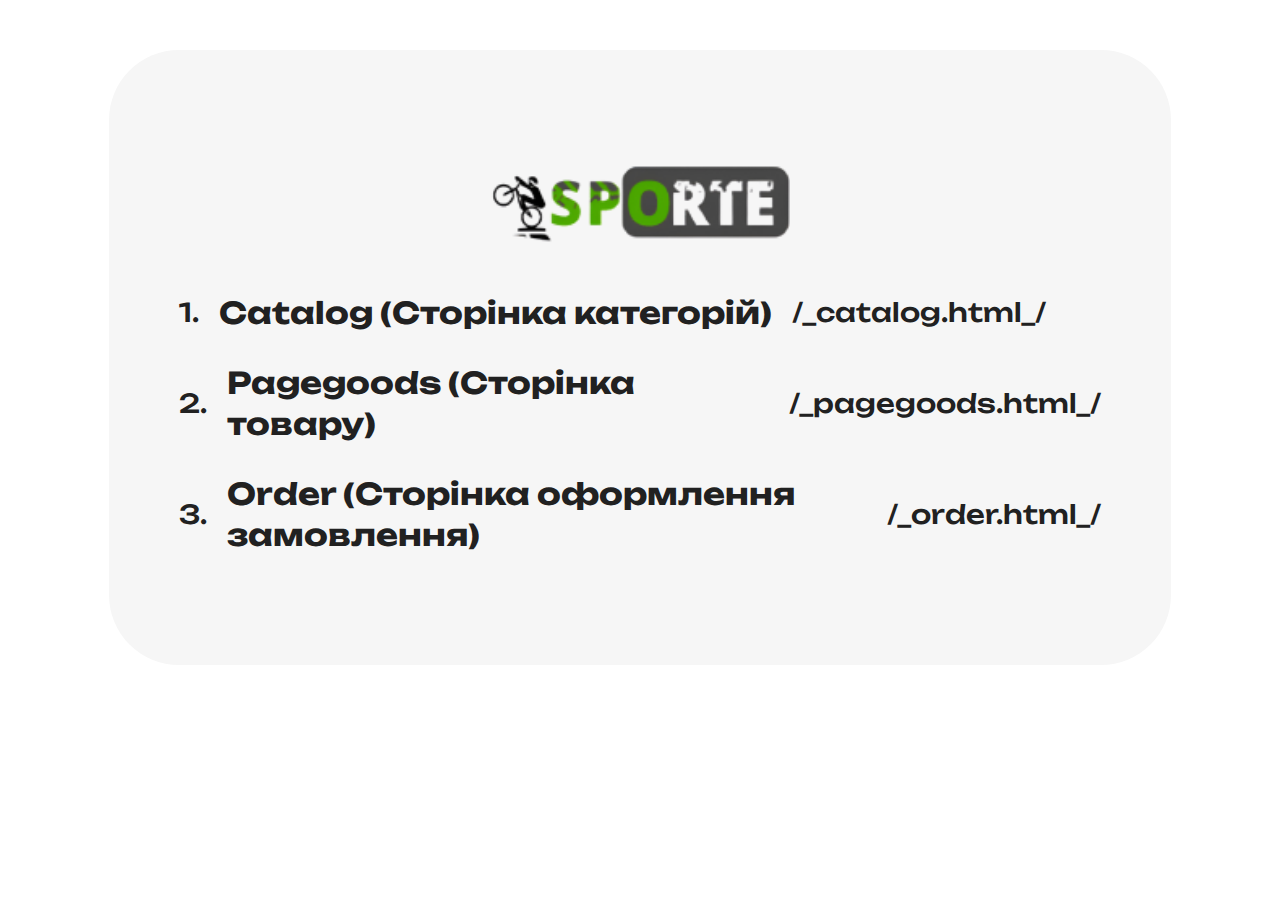
<file: index.html>
<!DOCTYPE html>
<html lang="en">
<head>
    <meta charset="UTF-8">
    <meta name="viewport" content="width=device-width, initial-scale=1">
    <meta name="format-detection" content="telephone=no"/>
    <meta name="description" content="">

    <link rel="preconnect" href="https://fonts.googleapis.com">
    <link rel="preconnect" href="https://fonts.gstatic.com" crossorigin>
    <link href="https://fonts.googleapis.com/css2?family=Unbounded:wght@400;600;700&display=swap" rel="stylesheet">
    
    <link rel="stylesheet" href="./css/nouislider.css">
    <link rel="stylesheet" href="./css/swiper.css">
    <link rel="stylesheet" href="./css/app.min.css">
    
    <link type="image/png" sizes="64x64" rel="icon" href="img/logo.png">
    <title>SPORTE</title>
</head>

<body id="body-id"> 

    <section class="index-maps">
        <div class="index-maps-section">
            <img src="./img/leader-logo.png" alt="">
            <div class="index-maps-block">
                <div class="index-maps-miniblock">
                    <span class="index-maps-miniblock-number">1.</span>
                    <a class="index-maps-miniblock-link" href="./catalog.html">Catalog (Сторінка категорій)</a>
                    <span class="index-maps-miniblock-text">/_catalog.html_/</span>
                </div>
                <div class="index-maps-miniblock">
                    <span class="index-maps-miniblock-number">2.</span>
                    <a class="index-maps-miniblock-link" href="./pagegoods.html">Pagegoods (Сторінка товару)</a>
                    <span class="index-maps-miniblock-text">/_pagegoods.html_/</span>
                </div>
                <div class="index-maps-miniblock">
                    <span class="index-maps-miniblock-number">3.</span>
                    <a class="index-maps-miniblock-link" href="./order.html">Order (Сторінка оформлення замовлення)</a>
                    <span class="index-maps-miniblock-text">/_order.html_/</span>
                </div>
            </div>
        </div>
    </section>

    <script src="./js/nouislider.js"></script>
    <script src="./js/swiper.js"></script>
    <script src="./js/jquery.js"></script>
    <script src="./js/app.min.js"></script>

</body>
</html>
</file>
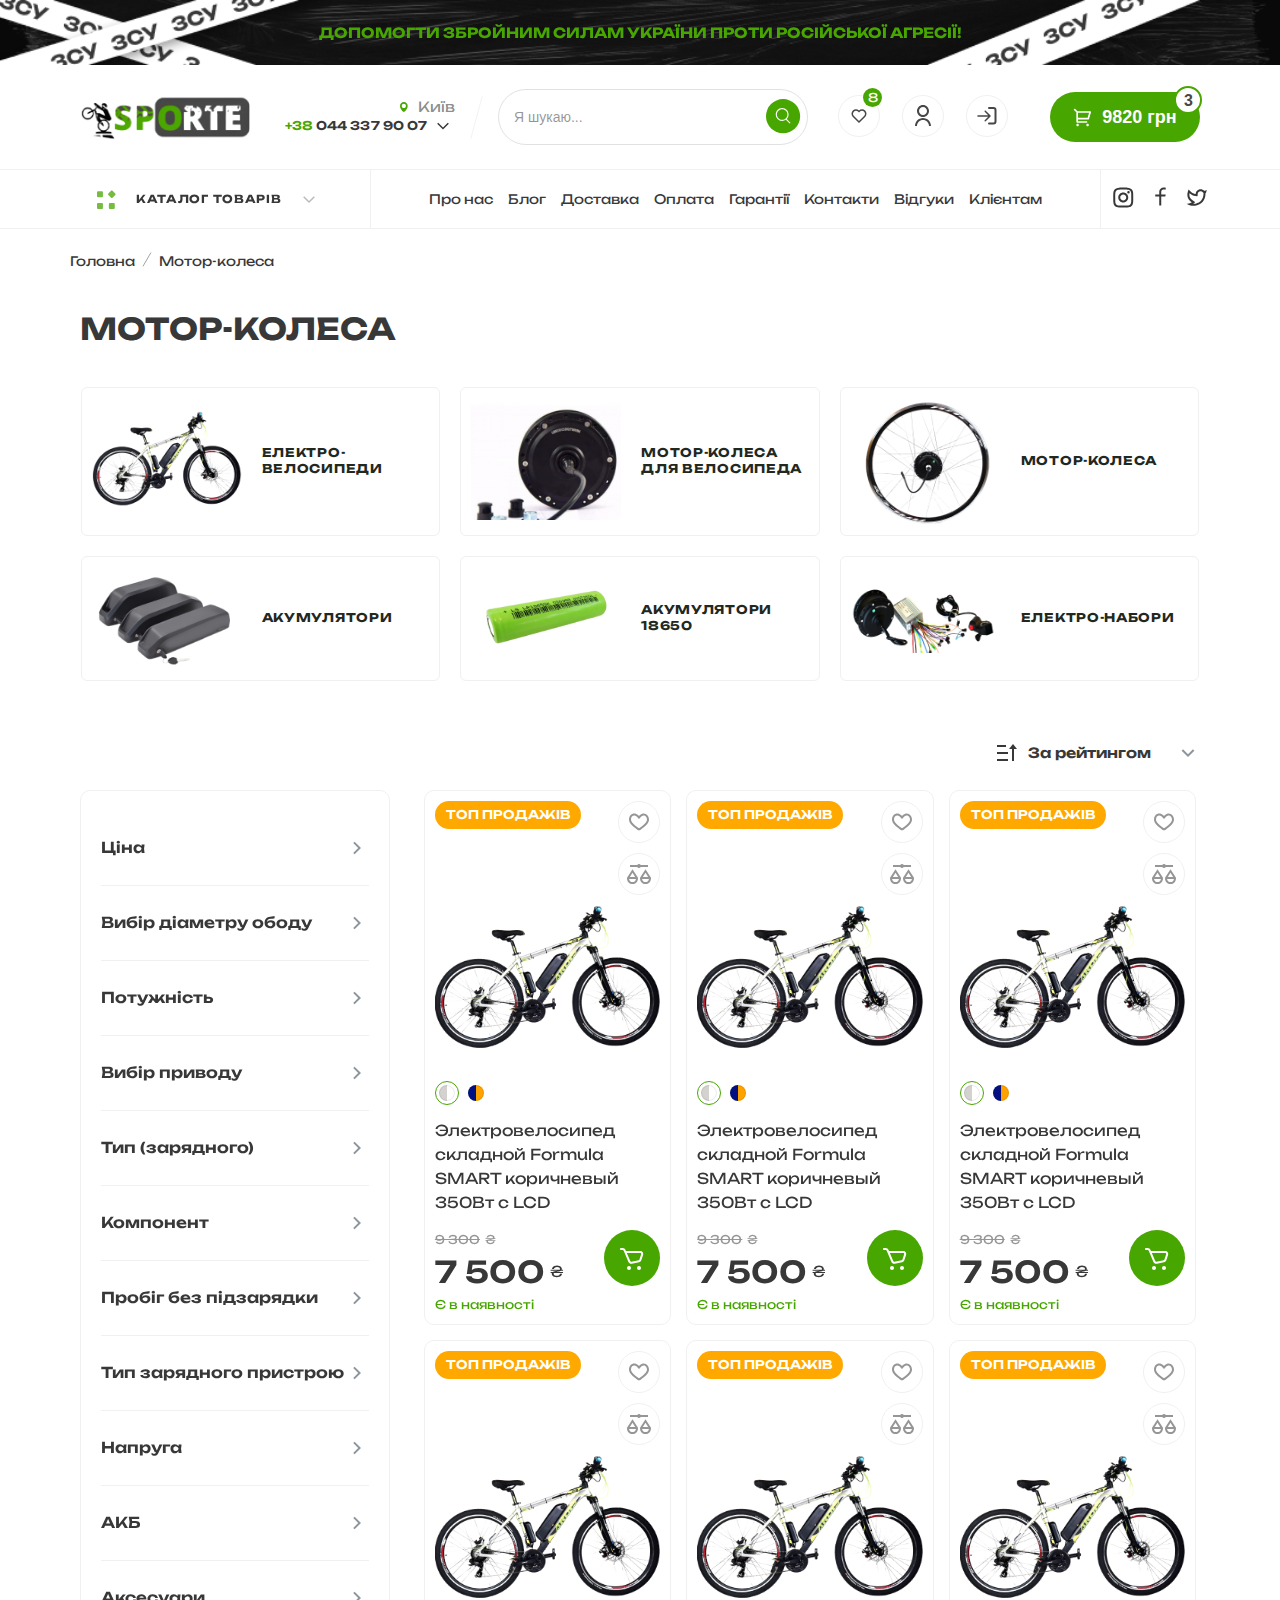
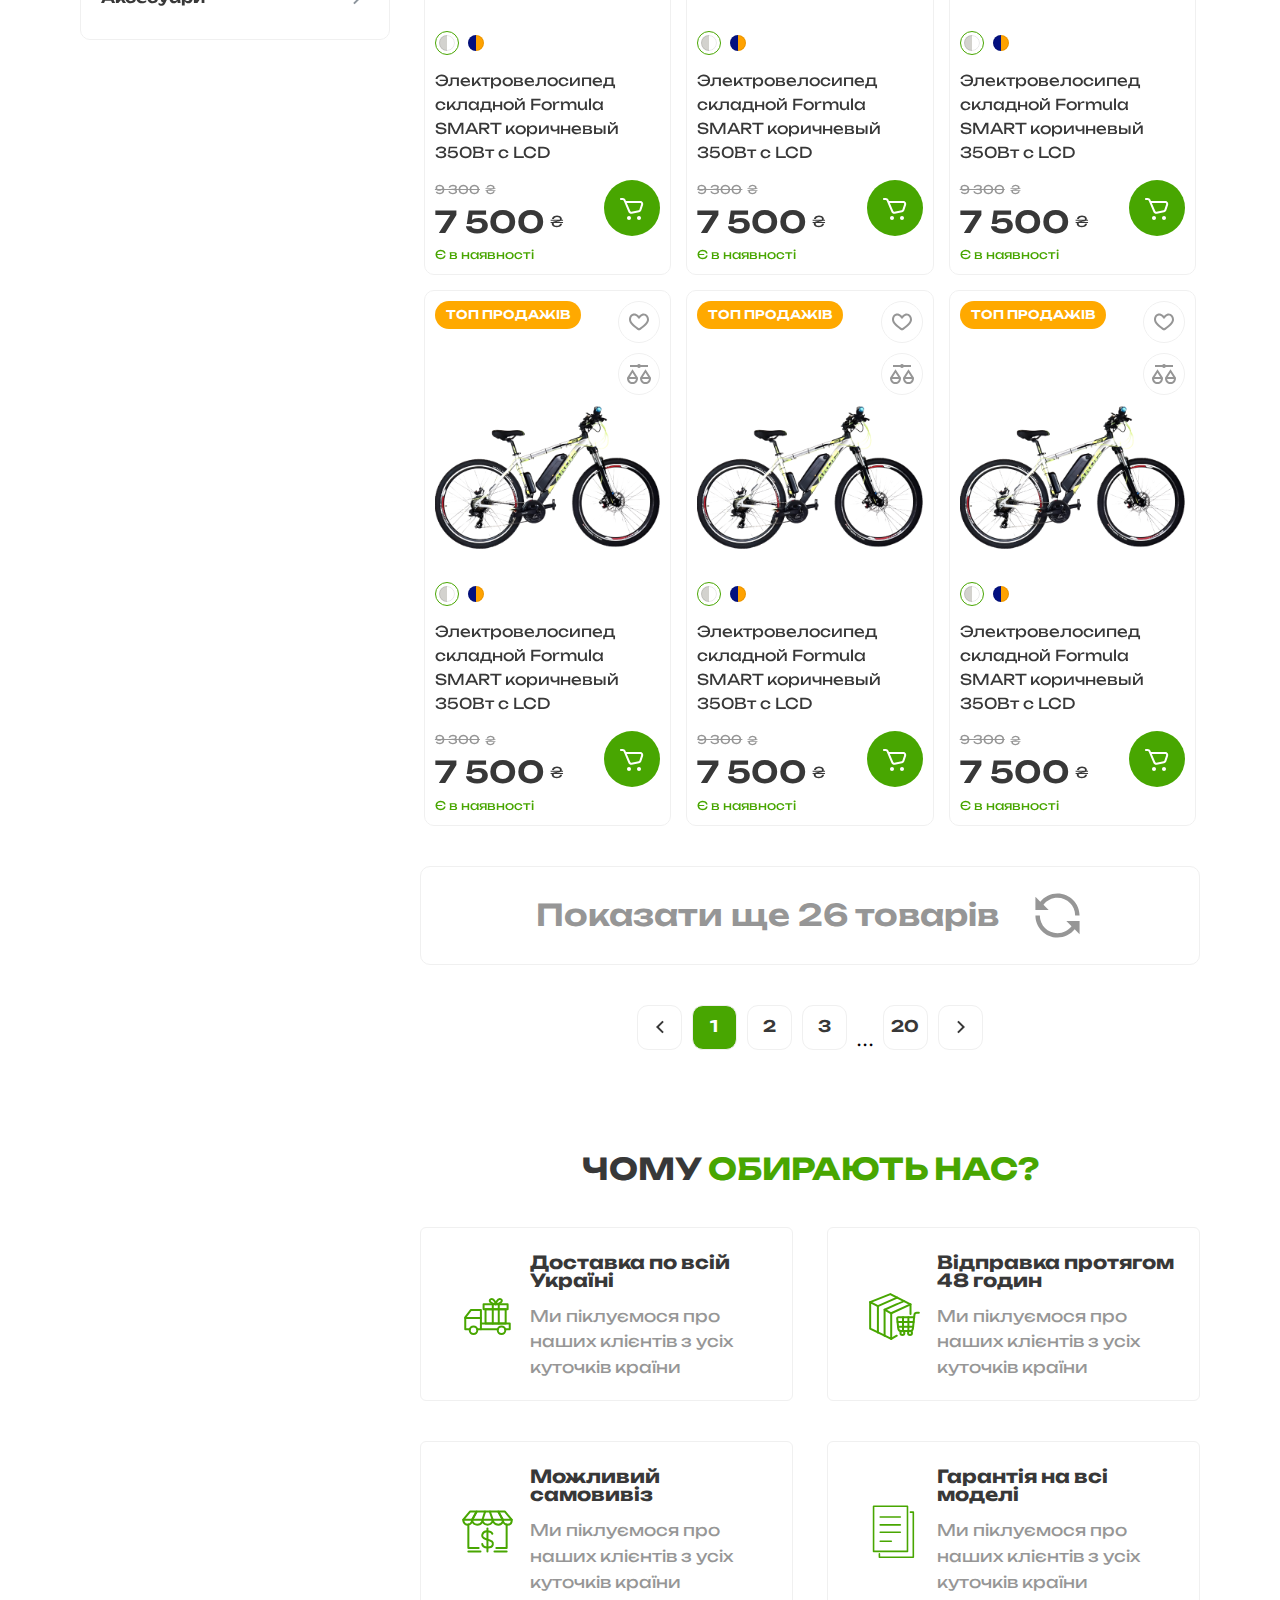
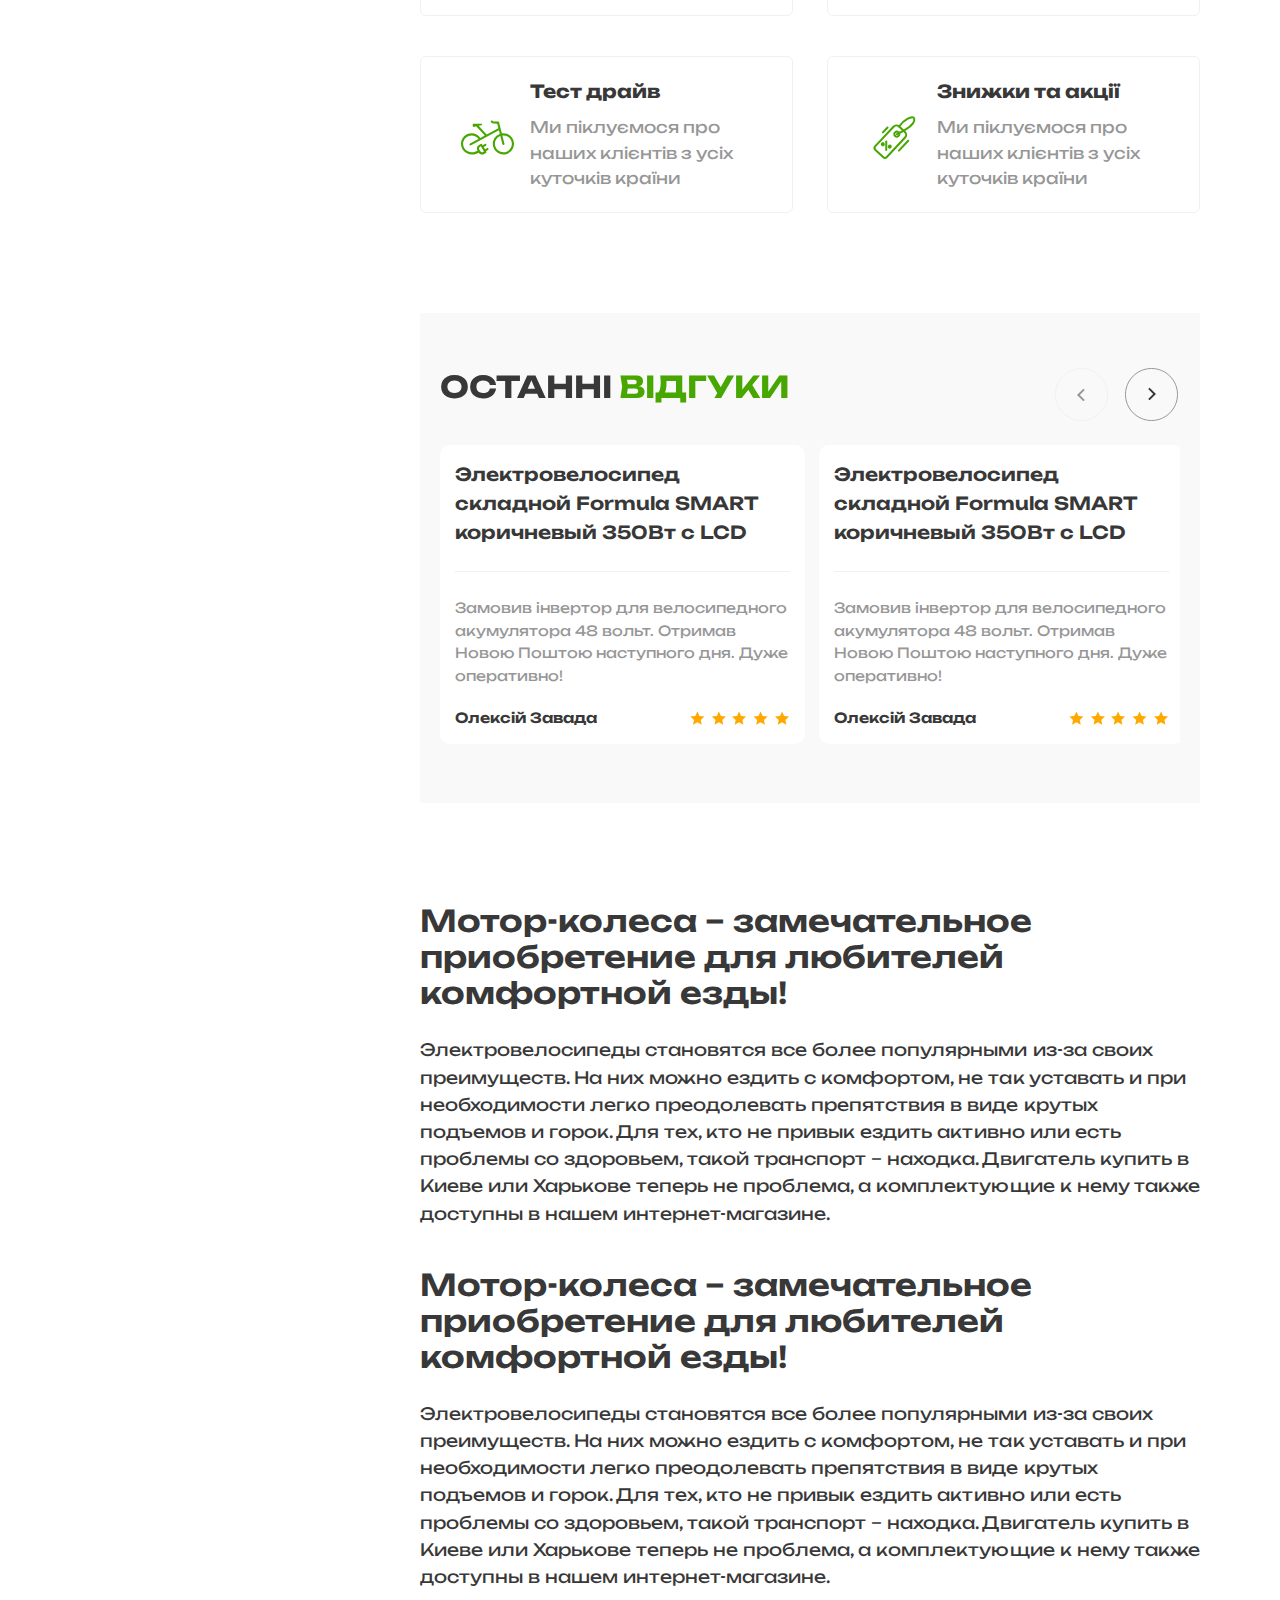
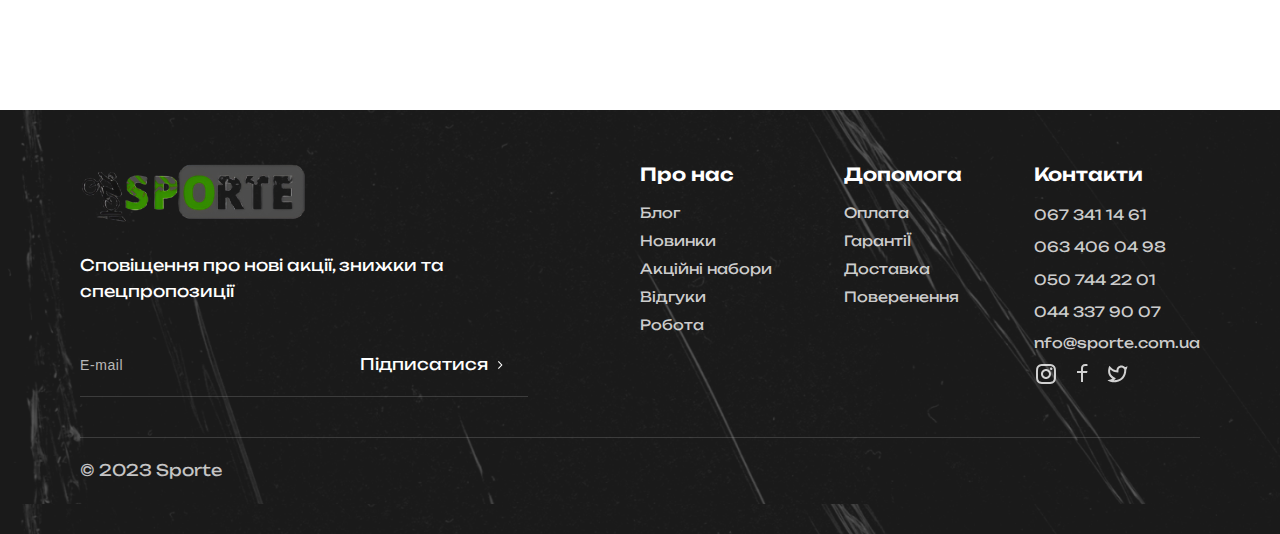
<file: catalog.html>
<!DOCTYPE html>
<html lang="en">
<head>
    <meta charset="UTF-8">
    <meta name="viewport" content="width=device-width, initial-scale=1">
    <meta name="format-detection" content="telephone=no"/>
    <meta name="description" content="">

    <link rel="preconnect" href="https://fonts.googleapis.com">
    <link rel="preconnect" href="https://fonts.gstatic.com" crossorigin>
    <link href="https://fonts.googleapis.com/css2?family=Unbounded:wght@400;600;700&display=swap" rel="stylesheet">
    
    <link rel="stylesheet" href="./css/nouislider.css">
    <link rel="stylesheet" href="./css/swiper.css">
    <link rel="stylesheet" href="./css/app.min.css">
    
    <link type="image/png" sizes="64x64" rel="icon" href="img/logo.png">
    <title>SPORTE</title>
</head>
<body id="body">

    <section class="header-burger" id="burger-menu">
        <div id="header-burger-close"></div>
        <div class="header-burger-menu">
            <div class="header-burger-menu-logo">
                <img src="./img/leader-logo.png" alt="">
                <div class="header-burger-menu-btn burger-menu-close">
                    <svg width="21" height="25" viewBox="0 0 21 25" fill="none" xmlns="http://www.w3.org/2000/svg">
                        <path fill-rule="evenodd" clip-rule="evenodd" d="M16.9979 19.5773C17.2881 19.8729 17.7586 19.8729 18.0488 19.5773C18.339 19.2817 18.339 18.8025 18.0488 18.5069L12.0526 12.3996L18.0488 6.29226C18.339 5.99669 18.339 5.51748 18.0488 5.22191C17.7586 4.92634 17.2881 4.92634 16.9979 5.22191L11.0018 11.3292L5.00534 5.22168C4.71515 4.92611 4.24465 4.92611 3.95446 5.22168C3.66427 5.51725 3.66427 5.99646 3.95446 6.29203L9.95088 12.3996L3.95446 18.5072C3.66427 18.8027 3.66427 19.282 3.95446 19.5775C4.24465 19.8731 4.71514 19.8731 5.00534 19.5775L11.0018 13.47L16.9979 19.5773Z" 
                            fill="#1F2123" fill-opacity="0.9"/>
                    </svg>
                </div>
            </div>
            <div class="header-burger-block">
                <a href="" class="header-burger-block-list burger-menu-close">
                    <span class="header-burger-block-title">Про нас</span>
                </a>
                <a href="" class="header-burger-block-list burger-menu-close">
                    <span class="header-burger-block-title">Блог</span>
                </a>
                <a href="" class="header-burger-block-list burger-menu-close">
                    <span class="header-burger-block-title">Доставка</span>
                </a>
                <a href="" class="header-burger-block-list burger-menu-close">
                    <span class="header-burger-block-title">Оплата</span>
                </a>
                <a href="" class="header-burger-block-list burger-menu-close">
                    <span class="header-burger-block-title">Гарантії</span>
                </a>
                <a href="#id-footer" class="header-burger-block-list burger-menu-close">
                    <span class="header-burger-block-title">Контакти</span>
                </a>
                <a href="" class="header-burger-block-list burger-menu-close">
                    <span class="header-burger-block-title">Відгуки</span>
                </a>
                <a href="" class="header-burger-block-list burger-menu-close">
                    <span class="header-burger-block-title">Клієнтам</span>
                </a>
                <div class="header-burger-block-contact">
                    <div class="header-burger-block-tel">
                        <a href="" class="header-burger-block-tel-number burger-menu-close"> +38 044 337 90 07</a>
                        <a href="" class="header-burger-block-tel-number burger-menu-close"> +38 044 337 90 07</a>
                        <a href="" class="header-burger-block-tel-number burger-menu-close"> +38 044 337 90 07</a>
                    </div>
                    <div class="header-burger-block-social">
                        <a class="header-burger-block-mail burger-menu-close" href="">nfo@sporte.com.ua</a>
                        <div class="header-burger-block-inet">
                            <a class="header-burger-block-social-logo burger-menu-close" href="">
                                <svg width="25" height="25" viewBox="0 0 25 25" fill="none" xmlns="http://www.w3.org/2000/svg">
                                    <path d="M12.2437 9.62134C10.5863 9.62134 9.24365 10.9644 9.24365 12.6213C9.24365 14.2786 10.5868 15.6213 12.2437 15.6213C13.901 15.6213 15.2437 14.2782 15.2437 12.6213C15.2437 10.964 13.9006 9.62134 12.2437 9.62134ZM12.2437 7.62134C15.0041 7.62134 17.2437 9.85844 17.2437 12.6213C17.2437 15.3818 15.0066 17.6213 12.2437 17.6213C9.48318 17.6213 7.24365 15.3842 7.24365 12.6213C7.24365 9.86087 9.48075 7.62134 12.2437 7.62134ZM18.7437 7.37049C18.7437 8.0606 18.1829 8.62051 17.4937 8.62051C16.8036 8.62051 16.2437 8.05974 16.2437 7.37049C16.2437 6.68124 16.8044 6.12134 17.4937 6.12134C18.182 6.12047 18.7437 6.68124 18.7437 7.37049ZM12.2437 4.62134C9.76917 4.62134 9.36585 4.62789 8.21494 4.67914C7.43082 4.71595 6.9052 4.82141 6.41683 5.01101C5.98283 5.17933 5.66976 5.38032 5.33619 5.71389C5.00134 6.04874 4.80071 6.36097 4.63307 6.79517C4.44303 7.28466 4.3376 7.80945 4.30145 8.59249C4.2497 9.69654 4.24365 10.0824 4.24365 12.6213C4.24365 15.0958 4.2502 15.4991 4.30144 16.6499C4.33827 17.4337 4.44387 17.9601 4.63301 18.4473C4.80177 18.8819 5.00317 19.1957 5.33513 19.5277C5.6713 19.8634 5.98446 20.0647 6.41454 20.2307C6.90886 20.4218 7.43415 20.5274 8.21479 20.5635C9.31885 20.6152 9.7047 20.6213 12.2437 20.6213C14.7182 20.6213 15.1215 20.6147 16.2723 20.5635C17.0544 20.5268 17.5812 20.4209 18.0697 20.2319C18.5031 20.0636 18.8179 19.8615 19.1501 19.5298C19.4863 19.1931 19.6872 18.8807 19.8534 18.4496C20.044 17.9571 20.1498 17.4311 20.1859 16.6502C20.2376 15.5461 20.2437 15.1602 20.2437 12.6213C20.2437 10.1469 20.2371 9.74355 20.1859 8.59271C20.1491 7.8104 20.0432 7.28283 19.854 6.79452C19.6861 6.36172 19.4844 6.04769 19.1511 5.71389C18.8157 5.37849 18.5043 5.17827 18.0698 5.01076C17.5807 4.82088 17.0551 4.7153 16.2725 4.67915C15.1685 4.62739 14.7826 4.62134 12.2437 4.62134ZM12.2437 2.62134C14.9603 2.62134 15.2995 2.63134 16.3662 2.68134C17.4303 2.73051 18.1562 2.89884 18.7937 3.14634C19.4528 3.40051 20.0095 3.74384 20.5653 4.29967C21.1203 4.85551 21.4637 5.41384 21.7187 6.07134C21.9653 6.70801 22.1337 7.43467 22.1837 8.49884C22.2312 9.56551 22.2437 9.90467 22.2437 12.6213C22.2437 15.338 22.2337 15.6771 22.1837 16.7438C22.1345 17.808 21.9653 18.5338 21.7187 19.1713C21.4645 19.8305 21.1203 20.3871 20.5653 20.943C20.0095 21.498 19.4503 21.8413 18.7937 22.0963C18.1562 22.343 17.4303 22.5113 16.3662 22.5613C15.2995 22.6088 14.9603 22.6213 12.2437 22.6213C9.52698 22.6213 9.18781 22.6113 8.12115 22.5613C7.05698 22.5121 6.33198 22.343 5.69365 22.0963C5.03531 21.8421 4.47781 21.498 3.92198 20.943C3.36615 20.3871 3.02365 19.828 2.76865 19.1713C2.52115 18.5338 2.35365 17.808 2.30365 16.7438C2.25615 15.6771 2.24365 15.338 2.24365 12.6213C2.24365 9.90467 2.25365 9.56551 2.30365 8.49884C2.35281 7.43384 2.52115 6.70884 2.76865 6.07134C3.02281 5.41301 3.36615 4.85551 3.92198 4.29967C4.47781 3.74384 5.03615 3.40134 5.69365 3.14634C6.33115 2.89884 7.05615 2.73134 8.12115 2.68134C9.18781 2.63384 9.52698 2.62134 12.2437 2.62134Z" 
                                    fill="#383838"/>
                                </svg>
                            </a>
                            <a class="header-burger-block-social-logo burger-menu-close" href="">
                                <svg width="25" height="25" viewBox="0 0 25 25" fill="none" xmlns="http://www.w3.org/2000/svg">
                                    <path d="M13.2427 9.62134H17.7427L17.2427 11.6213H13.2427V20.6213H11.2427V11.6213H7.24268V9.62134H11.2427V7.74911C11.2427 5.96607 11.4284 5.3195 11.777 4.66765C12.1256 4.0158 12.6372 3.50422 13.289 3.15561C13.9409 2.80699 14.5874 2.62134 16.3705 2.62134C16.8925 2.62134 17.3499 2.67134 17.7427 2.77134V4.62134H16.3705C15.0468 4.62134 14.6437 4.69918 14.2322 4.91923C13.9289 5.08145 13.7028 5.30753 13.5406 5.61085C13.3205 6.0223 13.2427 6.42541 13.2427 7.74911V9.62134Z" 
                                    fill="#383838"/>
                                </svg>
                            </a>
                            <a class="header-burger-block-social-logo burger-menu-close" href="">
                                <svg width="25" height="25" viewBox="0 0 25 25" fill="none" xmlns="http://www.w3.org/2000/svg">
                                    <path d="M15.5926 6.17114C14.0108 6.17114 12.7213 7.43919 12.6931 9.01767L12.665 10.5927C12.6591 10.924 12.3857 11.1878 12.0544 11.1819C12.0308 11.1815 12.0073 11.1797 11.984 11.1765L10.4232 10.9636C8.36967 10.6836 6.40151 9.73845 4.5134 8.16521C3.91543 11.4748 5.08268 13.7683 7.8961 15.537L9.64309 16.6353C9.92363 16.8117 10.0081 17.1821 9.83171 17.4626C9.79129 17.5269 9.73904 17.5829 9.67772 17.6277L8.08606 18.7906C9.03241 18.8501 9.93206 18.8086 10.6777 18.6598C15.3953 17.7183 18.5324 14.1681 18.5324 8.31218C18.5324 7.83409 17.5201 6.17114 15.5926 6.17114ZM10.6934 8.982C10.741 6.31693 12.9162 4.17114 15.5926 4.17114C16.9559 4.17114 18.1892 4.72792 19.0775 5.62649C19.7889 5.62114 20.3941 5.801 21.7462 4.98077C21.412 6.62114 21.2461 7.33311 20.5324 8.31218C20.5324 15.9537 15.8353 19.67 11.0691 20.6211C7.80138 21.2732 3.04914 20.2025 1.68799 18.7797C2.38142 18.7264 5.20196 18.4231 6.83163 17.2302C5.45262 16.3197 -0.0359527 13.0892 3.5704 4.40751C5.26387 6.38417 6.98065 7.72965 8.72075 8.44396C9.87816 8.91908 10.1625 8.90959 10.6934 8.982Z"
                                    fill="#383838"/>
                                </svg> 
                            </a>
                        </div>
                    </div>
                </div>
            </div>
        </div>
    </section>

    <section class="filters-burger" id="filters-menu">
        <div id="filters-burger-close"></div>
        <div class="filters-burger-menu">
            <div class="filters-burger-menu-logo">
                <div class="sort-filter">
                    <svg width="24" height="24" viewBox="0 0 24 24" fill="none" xmlns="http://www.w3.org/2000/svg">
                        <path d="M19 3L23 8H20V20H18V8H15L19 3ZM14 18V20H3V18H14ZM14 11V13H3V11H14ZM12 4V6H3V4H12Z" fill="#383838"/>
                    </svg>
                    <span class="sort-text">Фільтр</span>
                </div>
                <div class="filters-burger-menu-btn fburger-menu-close">
                    <svg width="21" height="25" viewBox="0 0 21 25" fill="none" xmlns="http://www.w3.org/2000/svg">
                        <path fill-rule="evenodd" clip-rule="evenodd" d="M16.9979 19.5773C17.2881 19.8729 17.7586 19.8729 18.0488 19.5773C18.339 19.2817 18.339 18.8025 18.0488 18.5069L12.0526 12.3996L18.0488 6.29226C18.339 5.99669 18.339 5.51748 18.0488 5.22191C17.7586 4.92634 17.2881 4.92634 16.9979 5.22191L11.0018 11.3292L5.00534 5.22168C4.71515 4.92611 4.24465 4.92611 3.95446 5.22168C3.66427 5.51725 3.66427 5.99646 3.95446 6.29203L9.95088 12.3996L3.95446 18.5072C3.66427 18.8027 3.66427 19.282 3.95446 19.5775C4.24465 19.8731 4.71514 19.8731 5.00534 19.5775L11.0018 13.47L16.9979 19.5773Z" 
                            fill="#1F2123" fill-opacity="0.9"/>
                    </svg>
                </div>
            </div>
            <div class="filters-burger-block">
                <div class="filter-container">
                    <div class="filter_container">
                    <div class="filter-block">
                        <div class="filter-block-top">
                            <span class="filter-block-top-title">Ціна</span>
                            <svg class="filter-block-top-arrow" xmlns="http://www.w3.org/2000/svg" width="24" height="24" viewBox="0 0 24 24" fill="none">
                                <path d="M13.1714 12.0001L8.22168 7.0503L9.63589 5.6361L15.9999 12.0001L9.63589 18.364L8.22168 16.9498L13.1714 12.0001Z" fill="#8D959D"/>
                            </svg>
                        </div>
                        <div class="filter-block-bottom">
                            <div class="filter-block__bottom">
                                <div class="filter-block__bottom-price">
                                    <div class="filter-block__bottom-price-number">
                                        <div id="valueDisplay1">223</div>
                                    </div>
                                </div>
                                <svg width="9" height="1" viewBox="0 0 9 1" fill="none" xmlns="http://www.w3.org/2000/svg">
                                    <line y1="0.5" x2="9" y2="0.5" stroke="#383838"/>
                                </svg> 
                                <div class="filter-block__bottom-price">
                                    <div class="filter-block__bottom-price-number">
                                        <div id="valueDisplay2">223</div>
                                    </div>
                                </div>
                                <a class="filter-block__bottom-btn" href="">ок</a>
                            </div>
                            <div id="slider"></div>
                        </div>
                    </div>
                    <div class="filter-block">
                        <div class="filter-block-top">
                            <span class="filter-block-top-title">Вибір діаметру ободу</span>
                            <svg class="filter-block-top-arrow" xmlns="http://www.w3.org/2000/svg" width="24" height="24" viewBox="0 0 24 24" fill="none">
                                <path d="M13.1714 12.0001L8.22168 7.0503L9.63589 5.6361L15.9999 12.0001L9.63589 18.364L8.22168 16.9498L13.1714 12.0001Z" fill="#8D959D"/>
                            </svg>
                        </div>
                        <div class="filter-block-bottom">
                            <div class="filter-block_bottom">
                                <div class="filter-block_bottom-checkbox">
                                    <input class="filter-block_bottom-input" type="checkbox">
                                    <svg class="filter-block_bottom-svg" width="20" height="20" viewBox="0 0 20 20" fill="none" xmlns="http://www.w3.org/2000/svg">
                                        <rect width="20" height="20" rx="3" fill="#48A601"/>
                                        <path d="M8.66647 12.1139L14.7947 5.98569L15.7375 6.92849L8.66647 13.9995L4.42383 9.75694L5.36664 8.81414L8.66647 12.1139Z" fill="white"/>
                                    </svg>
                                </div>
                                <span class="filter-block_bottom-text">Без ободу</span>
                                <span class="filter-block_bottom-number">(2)</span>
                            </div>
                            <div class="filter-block_bottom">
                                <div class="filter-block_bottom-checkbox">
                                    <input class="filter-block_bottom-input" type="checkbox">
                                    <svg class="filter-block_bottom-svg" width="20" height="20" viewBox="0 0 20 20" fill="none" xmlns="http://www.w3.org/2000/svg">
                                        <rect width="20" height="20" rx="3" fill="#48A601"/>
                                        <path d="M8.66647 12.1139L14.7947 5.98569L15.7375 6.92849L8.66647 13.9995L4.42383 9.75694L5.36664 8.81414L8.66647 12.1139Z" fill="white"/>
                                    </svg>
                                </div>
                                <span class="filter-block_bottom-text">20</span>
                                <span class="filter-block_bottom-number">(2)</span>
                            </div>
                            <div class="filter-block_bottom">
                                <div class="filter-block_bottom-checkbox">
                                    <input class="filter-block_bottom-input" type="checkbox">
                                    <svg class="filter-block_bottom-svg" width="20" height="20" viewBox="0 0 20 20" fill="none" xmlns="http://www.w3.org/2000/svg">
                                        <rect width="20" height="20" rx="3" fill="#48A601"/>
                                        <path d="M8.66647 12.1139L14.7947 5.98569L15.7375 6.92849L8.66647 13.9995L4.42383 9.75694L5.36664 8.81414L8.66647 12.1139Z" fill="white"/>
                                    </svg>
                                </div>
                                <span class="filter-block_bottom-text">24</span>
                                <span class="filter-block_bottom-number">(2)</span>
                            </div>
                            <div class="filter-block_bottom">
                                <div class="filter-block_bottom-checkbox">
                                    <input class="filter-block_bottom-input" type="checkbox">
                                    <svg class="filter-block_bottom-svg" width="20" height="20" viewBox="0 0 20 20" fill="none" xmlns="http://www.w3.org/2000/svg">
                                        <rect width="20" height="20" rx="3" fill="#48A601"/>
                                        <path d="M8.66647 12.1139L14.7947 5.98569L15.7375 6.92849L8.66647 13.9995L4.42383 9.75694L5.36664 8.81414L8.66647 12.1139Z" fill="white"/>
                                    </svg>
                                </div>
                                <span class="filter-block_bottom-text">26</span>
                                <span class="filter-block_bottom-number">(2)</span>
                            </div>
                            <div class="filter-block_bottom">
                                <div class="filter-block_bottom-checkbox">
                                    <input class="filter-block_bottom-input" type="checkbox">
                                    <svg class="filter-block_bottom-svg" width="20" height="20" viewBox="0 0 20 20" fill="none" xmlns="http://www.w3.org/2000/svg">
                                        <rect width="20" height="20" rx="3" fill="#48A601"/>
                                        <path d="M8.66647 12.1139L14.7947 5.98569L15.7375 6.92849L8.66647 13.9995L4.42383 9.75694L5.36664 8.81414L8.66647 12.1139Z" fill="white"/>
                                    </svg>
                                </div>
                                <span class="filter-block_bottom-text">28</span>
                                <span class="filter-block_bottom-number">(2)</span>
                            </div>
                        </div>
                    </div>
                    <div class="filter-block">
                        <div class="filter-block-top">
                            <span class="filter-block-top-title">Потужність</span>
                            <svg class="filter-block-top-arrow" xmlns="http://www.w3.org/2000/svg" width="24" height="24" viewBox="0 0 24 24" fill="none">
                                <path d="M13.1714 12.0001L8.22168 7.0503L9.63589 5.6361L15.9999 12.0001L9.63589 18.364L8.22168 16.9498L13.1714 12.0001Z" fill="#8D959D"/>
                            </svg>
                        </div>
                        <div class="filter-block-bottom">
                            <div class="filter-block_bottom">
                                <div class="filter-block_bottom-checkbox">
                                    <input class="filter-block_bottom-input" type="checkbox">
                                    <svg class="filter-block_bottom-svg" width="20" height="20" viewBox="0 0 20 20" fill="none" xmlns="http://www.w3.org/2000/svg">
                                        <rect width="20" height="20" rx="3" fill="#48A601"/>
                                        <path d="M8.66647 12.1139L14.7947 5.98569L15.7375 6.92849L8.66647 13.9995L4.42383 9.75694L5.36664 8.81414L8.66647 12.1139Z" fill="white"/>
                                    </svg>
                                </div>
                                <span class="filter-block_bottom-text">350</span>
                                <span class="filter-block_bottom-number">(2)</span>
                            </div>
                            <div class="filter-block_bottom">
                                <div class="filter-block_bottom-checkbox">
                                    <input class="filter-block_bottom-input" type="checkbox">
                                    <svg class="filter-block_bottom-svg" width="20" height="20" viewBox="0 0 20 20" fill="none" xmlns="http://www.w3.org/2000/svg">
                                        <rect width="20" height="20" rx="3" fill="#48A601"/>
                                        <path d="M8.66647 12.1139L14.7947 5.98569L15.7375 6.92849L8.66647 13.9995L4.42383 9.75694L5.36664 8.81414L8.66647 12.1139Z" fill="white"/>
                                    </svg>
                                </div>
                                <span class="filter-block_bottom-text">500</span>
                                <span class="filter-block_bottom-number">(7)</span>
                            </div>
                        </div>
                    </div>
                    <div class="filter-block">
                        <div class="filter-block-top">
                            <span class="filter-block-top-title">Вибір приводу</span>
                            <svg class="filter-block-top-arrow" xmlns="http://www.w3.org/2000/svg" width="24" height="24" viewBox="0 0 24 24" fill="none">
                                <path d="M13.1714 12.0001L8.22168 7.0503L9.63589 5.6361L15.9999 12.0001L9.63589 18.364L8.22168 16.9498L13.1714 12.0001Z" fill="#8D959D"/>
                            </svg>
                        </div>
                        <div class="filter-block-bottom">
                            <div class="filter-block_bottom">
                                <div class="filter-block_bottom-checkbox">
                                    <input class="filter-block_bottom-input" type="checkbox">
                                    <svg class="filter-block_bottom-svg" width="20" height="20" viewBox="0 0 20 20" fill="none" xmlns="http://www.w3.org/2000/svg">
                                        <rect width="20" height="20" rx="3" fill="#48A601"/>
                                        <path d="M8.66647 12.1139L14.7947 5.98569L15.7375 6.92849L8.66647 13.9995L4.42383 9.75694L5.36664 8.81414L8.66647 12.1139Z" fill="white"/>
                                    </svg>
                                </div>
                                <span class="filter-block_bottom-text">Задній</span>
                                <span class="filter-block_bottom-number">(2)</span>
                            </div>
                            <div class="filter-block_bottom">
                                <div class="filter-block_bottom-checkbox">
                                    <input class="filter-block_bottom-input" type="checkbox">
                                    <svg class="filter-block_bottom-svg" width="20" height="20" viewBox="0 0 20 20" fill="none" xmlns="http://www.w3.org/2000/svg">
                                        <rect width="20" height="20" rx="3" fill="#48A601"/>
                                        <path d="M8.66647 12.1139L14.7947 5.98569L15.7375 6.92849L8.66647 13.9995L4.42383 9.75694L5.36664 8.81414L8.66647 12.1139Z" fill="white"/>
                                    </svg>
                                </div>
                                <span class="filter-block_bottom-text">Передній</span>
                                <span class="filter-block_bottom-number">(7)</span>
                            </div>
                        </div>
                    </div>
                    <div class="filter-block">
                        <div class="filter-block-top">
                            <span class="filter-block-top-title">Тип (зарядного)</span>
                            <svg class="filter-block-top-arrow" xmlns="http://www.w3.org/2000/svg" width="24" height="24" viewBox="0 0 24 24" fill="none">
                                <path d="M13.1714 12.0001L8.22168 7.0503L9.63589 5.6361L15.9999 12.0001L9.63589 18.364L8.22168 16.9498L13.1714 12.0001Z" fill="#8D959D"/>
                            </svg>
                        </div>
                        <div class="filter-block-bottom">
                            <div class="filter-block_bottom">
                                <div class="filter-block_bottom-checkbox">
                                    <input class="filter-block_bottom-input" type="checkbox">
                                    <svg class="filter-block_bottom-svg" width="20" height="20" viewBox="0 0 20 20" fill="none" xmlns="http://www.w3.org/2000/svg">
                                        <rect width="20" height="20" rx="3" fill="#48A601"/>
                                        <path d="M8.66647 12.1139L14.7947 5.98569L15.7375 6.92849L8.66647 13.9995L4.42383 9.75694L5.36664 8.81414L8.66647 12.1139Z" fill="white"/>
                                    </svg>
                                </div>
                                <span class="filter-block_bottom-text">48V</span>
                                <span class="filter-block_bottom-number">(2)</span>
                            </div>
                        </div>
                    </div>
                    <div class="filter-block">
                        <div class="filter-block-top">
                            <span class="filter-block-top-title">Компонент</span>
                            <svg class="filter-block-top-arrow" xmlns="http://www.w3.org/2000/svg" width="24" height="24" viewBox="0 0 24 24" fill="none">
                                <path d="M13.1714 12.0001L8.22168 7.0503L9.63589 5.6361L15.9999 12.0001L9.63589 18.364L8.22168 16.9498L13.1714 12.0001Z" fill="#8D959D"/>
                            </svg>
                        </div>
                        <div class="filter-block-bottom">
                            <div class="filter-block_bottom">
                                <div class="filter-block_bottom-checkbox">
                                    <input class="filter-block_bottom-input" type="checkbox">
                                    <svg class="filter-block_bottom-svg" width="20" height="20" viewBox="0 0 20 20" fill="none" xmlns="http://www.w3.org/2000/svg">
                                        <rect width="20" height="20" rx="3" fill="#48A601"/>
                                        <path d="M8.66647 12.1139L14.7947 5.98569L15.7375 6.92849L8.66647 13.9995L4.42383 9.75694L5.36664 8.81414L8.66647 12.1139Z" fill="white"/>
                                    </svg>
                                </div>
                                <span class="filter-block_bottom-text">Плати (BMS)</span>
                                <span class="filter-block_bottom-number">(2)</span>
                            </div>
                        </div>
                    </div>
                    <div class="filter-block">
                        <div class="filter-block-top">
                            <span class="filter-block-top-title">Пробіг без підзарядки</span>
                            <svg class="filter-block-top-arrow" xmlns="http://www.w3.org/2000/svg" width="24" height="24" viewBox="0 0 24 24" fill="none">
                                <path d="M13.1714 12.0001L8.22168 7.0503L9.63589 5.6361L15.9999 12.0001L9.63589 18.364L8.22168 16.9498L13.1714 12.0001Z" fill="#8D959D"/>
                            </svg>
                        </div>
                        <div class="filter-block-bottom">
                            <div class="filter-block_bottom">
                                <div class="filter-block_bottom-checkbox">
                                    <input class="filter-block_bottom-input" type="checkbox">
                                    <svg class="filter-block_bottom-svg" width="20" height="20" viewBox="0 0 20 20" fill="none" xmlns="http://www.w3.org/2000/svg">
                                        <rect width="20" height="20" rx="3" fill="#48A601"/>
                                        <path d="M8.66647 12.1139L14.7947 5.98569L15.7375 6.92849L8.66647 13.9995L4.42383 9.75694L5.36664 8.81414L8.66647 12.1139Z" fill="white"/>
                                    </svg>
                                </div>
                                <span class="filter-block_bottom-text">40+ км</span>
                                <span class="filter-block_bottom-number">(3)</span>
                            </div>
                        </div>
                    </div>
                    <div class="filter-block">
                        <div class="filter-block-top">
                            <span class="filter-block-top-title">Тип зарядного пристрою</span>
                            <svg class="filter-block-top-arrow" xmlns="http://www.w3.org/2000/svg" width="24" height="24" viewBox="0 0 24 24" fill="none">
                                <path d="M13.1714 12.0001L8.22168 7.0503L9.63589 5.6361L15.9999 12.0001L9.63589 18.364L8.22168 16.9498L13.1714 12.0001Z" fill="#8D959D"/>
                            </svg>
                        </div>
                        <div class="filter-block-bottom">
                            <div class="filter-block_bottom">
                                <div class="filter-block_bottom-checkbox">
                                    <input class="filter-block_bottom-input" type="checkbox">
                                    <svg class="filter-block_bottom-svg" width="20" height="20" viewBox="0 0 20 20" fill="none" xmlns="http://www.w3.org/2000/svg">
                                        <rect width="20" height="20" rx="3" fill="#48A601"/>
                                        <path d="M8.66647 12.1139L14.7947 5.98569L15.7375 6.92849L8.66647 13.9995L4.42383 9.75694L5.36664 8.81414L8.66647 12.1139Z" fill="white"/>
                                    </svg>
                                </div>
                                <span class="filter-block_bottom-text">Свинець</span>
                                <span class="filter-block_bottom-number">(5)</span>
                            </div>
                        </div>
                    </div>
                    <div class="filter-block">
                        <div class="filter-block-top">
                            <span class="filter-block-top-title">Напруга</span>
                            <svg class="filter-block-top-arrow" xmlns="http://www.w3.org/2000/svg" width="24" height="24" viewBox="0 0 24 24" fill="none">
                                <path d="M13.1714 12.0001L8.22168 7.0503L9.63589 5.6361L15.9999 12.0001L9.63589 18.364L8.22168 16.9498L13.1714 12.0001Z" fill="#8D959D"/>
                            </svg>
                        </div>
                        <div class="filter-block-bottom">
                            <div class="filter-block_bottom">
                                <div class="filter-block_bottom-checkbox">
                                    <input class="filter-block_bottom-input" type="checkbox">
                                    <svg class="filter-block_bottom-svg" width="20" height="20" viewBox="0 0 20 20" fill="none" xmlns="http://www.w3.org/2000/svg">
                                        <rect width="20" height="20" rx="3" fill="#48A601"/>
                                        <path d="M8.66647 12.1139L14.7947 5.98569L15.7375 6.92849L8.66647 13.9995L4.42383 9.75694L5.36664 8.81414L8.66647 12.1139Z" fill="white"/>
                                    </svg>
                                </div>
                                <span class="filter-block_bottom-text">36 Вольт</span>
                                <span class="filter-block_bottom-number">(2)</span>
                            </div>
                        </div>
                    </div>
                    <div class="filter-block">
                        <div class="filter-block-top">
                            <span class="filter-block-top-title">АКБ</span>
                            <svg class="filter-block-top-arrow" xmlns="http://www.w3.org/2000/svg" width="24" height="24" viewBox="0 0 24 24" fill="none">
                                <path d="M13.1714 12.0001L8.22168 7.0503L9.63589 5.6361L15.9999 12.0001L9.63589 18.364L8.22168 16.9498L13.1714 12.0001Z" fill="#8D959D"/>
                            </svg>
                        </div>
                        <div class="filter-block-bottom">
                            <div class="filter-block_bottom">
                                <div class="filter-block_bottom-checkbox">
                                    <input class="filter-block_bottom-input" type="checkbox">
                                    <svg class="filter-block_bottom-svg" width="20" height="20" viewBox="0 0 20 20" fill="none" xmlns="http://www.w3.org/2000/svg">
                                        <rect width="20" height="20" rx="3" fill="#48A601"/>
                                        <path d="M8.66647 12.1139L14.7947 5.98569L15.7375 6.92849L8.66647 13.9995L4.42383 9.75694L5.36664 8.81414L8.66647 12.1139Z" fill="white"/>
                                    </svg>
                                </div>
                                <span class="filter-block_bottom-text">АКБ</span>
                                <span class="filter-block_bottom-number">(2)</span>
                            </div>
                        </div>
                    </div>
                    <div class="filter-block">
                        <div class="filter-block-top">
                            <span class="filter-block-top-title">Аксесуари</span>
                            <svg class="filter-block-top-arrow" xmlns="http://www.w3.org/2000/svg" width="24" height="24" viewBox="0 0 24 24" fill="none">
                                <path d="M13.1714 12.0001L8.22168 7.0503L9.63589 5.6361L15.9999 12.0001L9.63589 18.364L8.22168 16.9498L13.1714 12.0001Z" fill="#8D959D"/>
                            </svg>
                        </div>
                        <div class="filter-block-bottom">
                            <div class="filter-block_bottom">
                                <div class="filter-block_bottom-checkbox">
                                    <input class="filter-block_bottom-input" type="checkbox">
                                    <svg class="filter-block_bottom-svg" width="20" height="20" viewBox="0 0 20 20" fill="none" xmlns="http://www.w3.org/2000/svg">
                                        <rect width="20" height="20" rx="3" fill="#48A601"/>
                                        <path d="M8.66647 12.1139L14.7947 5.98569L15.7375 6.92849L8.66647 13.9995L4.42383 9.75694L5.36664 8.81414L8.66647 12.1139Z" fill="white"/>
                                    </svg>
                                </div>
                                <span class="filter-block_bottom-text">Аксесуари</span>
                                <span class="filter-block_bottom-number">(2)</span>
                            </div>
                        </div>
                    </div>
                    <div class="filter-block">
                        <div class="filter-block-top">
                            <span class="filter-block-top-title">Потужність</span>
                            <svg class="filter-block-top-arrow" xmlns="http://www.w3.org/2000/svg" width="24" height="24" viewBox="0 0 24 24" fill="none">
                                <path d="M13.1714 12.0001L8.22168 7.0503L9.63589 5.6361L15.9999 12.0001L9.63589 18.364L8.22168 16.9498L13.1714 12.0001Z" fill="#8D959D"/>
                            </svg>
                        </div>
                        <div class="filter-block-bottom">
                            <div class="filter-block_bottom">
                                <div class="filter-block_bottom-checkbox">
                                    <input class="filter-block_bottom-input" type="checkbox">
                                    <svg class="filter-block_bottom-svg" width="20" height="20" viewBox="0 0 20 20" fill="none" xmlns="http://www.w3.org/2000/svg">
                                        <rect width="20" height="20" rx="3" fill="#48A601"/>
                                        <path d="M8.66647 12.1139L14.7947 5.98569L15.7375 6.92849L8.66647 13.9995L4.42383 9.75694L5.36664 8.81414L8.66647 12.1139Z" fill="white"/>
                                    </svg>
                                </div>
                                <span class="filter-block_bottom-text">Потужність</span>
                                <span class="filter-block_bottom-number">(2)</span>
                            </div>
                        </div>
                    </div>
                    <div class="filter-block">
                        <div class="filter-block-top">
                            <span class="filter-block-top-title">Виробник</span>
                            <svg class="filter-block-top-arrow" xmlns="http://www.w3.org/2000/svg" width="24" height="24" viewBox="0 0 24 24" fill="none">
                                <path d="M13.1714 12.0001L8.22168 7.0503L9.63589 5.6361L15.9999 12.0001L9.63589 18.364L8.22168 16.9498L13.1714 12.0001Z" fill="#8D959D"/>
                            </svg>
                        </div>
                        <div class="filter-block-bottom">
                            <div class="filter-block_bottom">
                                <div class="filter-block_bottom-checkbox">
                                    <input class="filter-block_bottom-input" type="checkbox">
                                    <svg class="filter-block_bottom-svg" width="20" height="20" viewBox="0 0 20 20" fill="none" xmlns="http://www.w3.org/2000/svg">
                                        <rect width="20" height="20" rx="3" fill="#48A601"/>
                                        <path d="M8.66647 12.1139L14.7947 5.98569L15.7375 6.92849L8.66647 13.9995L4.42383 9.75694L5.36664 8.81414L8.66647 12.1139Z" fill="white"/>
                                    </svg>
                                </div>
                                <span class="filter-block_bottom-text">Виробник</span>
                                <span class="filter-block_bottom-number">(7)</span>
                            </div>
                        </div>
                    </div>
                </div>
                </div>
            </div>
        </div>
    </section>

    <header class="header">
        <a class="header-top" href="">
            <img class="header-img" src="./img/header-img.png" alt="">
            <div class="header-top-container">
                <div class="header-top-container-left">
                    <img class="header-top-container-left-img" src="./img/Group 957.png" alt="">
                    <img class="header-top-container-left-img" src="./img/Group 958.png" alt="">
                </div>
                <span class="header-top-container-center">Допомогти збройним силам України проти російської агресії!</span>
                <img class="header-top-container-right" src="./img/Group 959.png" alt="">
            </div>
        </a>
        <div class="header-center">
            <img class="header-center-logo" src="./img/leader-logo.png" alt="">
            <div class="header-center-inform">
                <div class="header-center-address">
                    <div class="header-center-address-town">
                        <svg xmlns="http://www.w3.org/2000/svg" width="8" height="10" viewBox="0 0 8 10" fill="none">
                            <path fill-rule="evenodd" clip-rule="evenodd" d="M4.20743 9.87377C4.20743 9.87377 7.67749 6.99362 7.67749 3.88376C7.67749 1.73881 5.95881 0 3.83875 0C1.71869 0 3.86097e-05 1.73881 0 3.88376C0 6.99362 3.47007 9.87377 3.47007 9.87377C3.67283 10.0421 4.00466 10.0421 4.20743 9.87377ZM3.83844 6.09922C4.99768 6.09922 5.93745 5.14899 5.93745 3.97683C5.93745 2.80468 4.99768 1.85446 3.83844 1.85446C2.67918 1.85446 1.73942 2.80468 1.73942 3.97683C1.73942 5.14899 2.67918 6.09922 3.83844 6.09922Z" fill="#48A601"/>
                        </svg>
                        <span>Київ</span>
                    </div>
                    <div class="number-header">
                        <div class="number-header-block">
                            <div class="number-header-text"><span>+38</span> 044 337 90 07</div>
                            <img src="./img/arrow-number.svg" alt="">
                        </div>
                        <div class="number-header-hover">
                            <ol class="number-header-ol">
                                <li class="number-header-text">
                                    <span>+38</span> 044 337 90 07
                                </li>
                                <li class="number-header-text">
                                    <span>+38</span> 044 337 90 07
                                </li>
                                <li class="number-header-text">
                                    <span>+38</span> 044 337 90 07
                                </li>
                            </ol>
                        </div>
                    </div>
                </div>
                <img class="header-center-slash" src="./img/header-slash.svg" alt="">
                <div class="header-center-input">
                    <input class="header-center-input-text" type="text" placeholder="Я шукаю...">
                    <svg class="header-center-input-svg" xmlns="http://www.w3.org/2000/svg" width="44" height="44" viewBox="0 0 44 44" fill="none">
                        <rect width="42" height="42" rx="21" fill="#48A601"/>
                        <path d="M29.7848 28.8324L25.5121 24.5374C26.9718 23.0333 27.7876 21.0254 27.788 18.936C27.788 14.5472 24.2589 11 19.894 11C15.5291 11 12 14.5472 12 18.9349C12 23.3237 15.5291 26.871 19.894 26.871C21.5657 26.871 23.1452 26.3122 24.4445 25.4248L28.8094 29.8125C28.8775 29.8762 28.9579 29.9255 29.0456 29.9576C29.1334 29.9897 29.2268 30.0038 29.3202 29.9991C29.5058 29.9991 29.6914 29.9522 29.8309 29.8125C29.9477 29.6729 30.0077 29.4949 29.9992 29.3135C29.9907 29.1322 29.9142 28.9606 29.7848 28.8324ZM13.3938 18.9349C13.3938 15.3407 16.3188 12.3992 19.894 12.3992C23.4692 12.3992 26.3952 15.3407 26.3952 18.9349C26.3952 22.5291 23.4703 25.4695 19.8929 25.4695C16.3188 25.4695 13.3938 22.5291 13.3938 18.9349Z" 
                        fill="white"/>
                    </svg>
                </div>
            </div>
            <div class="header-center-management">
                <div class="header-center-management-buttons">
                    <div class="header-center-management-notification">
                        <svg class="header-center-management-notification-img" xmlns="http://www.w3.org/2000/svg" width="20" height="20" viewBox="0 0 20 20" fill="none">
                            <circle cx="9.5" cy="9.5" r="9.5" fill="#48A601"/>
                        </svg>
                        <span>8</span>
                    </div>
                    <svg class="header-center-management-buttons-svg" width="44" height="44" viewBox="0 0 44 44" fill="none" xmlns="http://www.w3.org/2000/svg">
                        <path d="M21.0007 15.3964C22.7625 13.815 25.485 13.8675 27.1819 15.568C28.879 17.2685 28.9372 19.9778 27.3589 21.7448L20.9999 28.1138L14.641 21.7448C13.0628 19.9778 13.1218 17.2643 14.818 15.568C16.5162 13.8699 19.2339 13.8127 21.0007 15.3964ZM26.1202 16.6276C24.9959 15.501 23.1807 15.4553 22.0027 16.5127L21.0014 17.4114L19.9996 16.5134C18.8182 15.4545 17.0063 15.5011 15.8787 16.6287C14.7614 17.746 14.7053 19.5355 15.7349 20.7174L20.9999 25.9907L26.2651 20.7174C27.2951 19.535 27.2392 17.7489 26.1202 16.6276Z" 
                        fill="#474747"/>
                        <circle cx="21" cy="21" r="20.5" stroke="#F0F0F0"/>
                    </svg>
                    <svg class="header-center-management-buttons-svg" width="44" height="44" viewBox="0 0 44 44" fill="none" xmlns="http://www.w3.org/2000/svg">
                        <path d="M13 31C13 26.5817 16.5817 23 21 23C25.4183 23 29 26.5817 29 31H27C27 27.6863 24.3137 25 21 25C17.6863 25 15 27.6863 15 31H13ZM21 22C17.685 22 15 19.315 15 16C15 12.685 17.685 10 21 10C24.315 10 27 12.685 27 16C27 19.315 24.315 22 21 22ZM21 20C23.21 20 25 18.21 25 16C25 13.79 23.21 12 21 12C18.79 12 17 13.79 17 16C17 18.21 18.79 20 21 20Z" 
                        fill="#474747"/>
                        <circle cx="21" cy="21" r="20.5" stroke="#F0F0F0"/>
                    </svg>
                    <svg class="header-center-management-buttons-svg" width="44" height="44" viewBox="0 0 44 44" fill="none" xmlns="http://www.w3.org/2000/svg">
                        <circle cx="21" cy="21" r="20.5" stroke="#F0F0F0"/>
                        <path d="M23 13H27.5C28.6046 13 29.5 13.8954 29.5 15V26.5C29.5 27.6046 28.6046 28.5 27.5 28.5H23" stroke="#474747" stroke-width="2" stroke-linecap="round"/>
                        <path d="M12 20.25C11.5858 20.25 11.25 20.5858 11.25 21C11.25 21.4142 11.5858 21.75 12 21.75L12 20.25ZM24.5303 21.5303C24.8232 21.2374 24.8232 20.7626 24.5303 20.4697L19.7574 15.6967C19.4645 15.4038 18.9896 15.4038 18.6967 15.6967C18.4038 15.9896 18.4038 16.4645 18.6967 16.7574L22.9393 21L18.6967 25.2426C18.4038 25.5355 18.4038 26.0104 18.6967 26.3033C18.9896 26.5962 19.4645 26.5962 19.7574 26.3033L24.5303 21.5303ZM12 21.75L24 21.75L24 20.25L12 20.25L12 21.75Z" 
                        fill="#474747"/>
                    </svg>      
                </div>
                <button class="header-center-management-price">
                    <svg class="header-center-management-price-svg" width="24" height="24" viewBox="0 0 24 24" fill="none" xmlns="http://www.w3.org/2000/svg">
                        <path d="M4.00436 6.41662L0.761719 3.17398L2.17593 1.75977L5.41857 5.00241H20.6603C21.2126 5.00241 21.6603 5.45012 21.6603 6.00241C21.6603 6.09973 21.6461 6.19653 21.6182 6.28975L19.2182 14.2898C19.0913 14.7127 18.7019 15.0024 18.2603 15.0024H6.00436V17.0024H17.0044V19.0024H5.00436C4.45207 19.0024 4.00436 18.5547 4.00436 18.0024V6.41662ZM6.00436 7.00241V13.0024H17.5163L19.3163 7.00241H6.00436ZM5.50436 23.0024C4.67593 23.0024 4.00436 22.3308 4.00436 21.5024C4.00436 20.674 4.67593 20.0024 5.50436 20.0024C6.33279 20.0024 7.00436 20.674 7.00436 21.5024C7.00436 22.3308 6.33279 23.0024 5.50436 23.0024ZM17.5044 23.0024C16.6759 23.0024 16.0044 22.3308 16.0044 21.5024C16.0044 20.674 16.6759 20.0024 17.5044 20.0024C18.3328 20.0024 19.0044 20.674 19.0044 21.5024C19.0044 22.3308 18.3328 23.0024 17.5044 23.0024Z" 
                        fill="white"/>
                    </svg>
                    <span>9820 грн</span>
                    <div class="header-center-management-price-notification">
                        <svg width="29" height="29" viewBox="0 0 29 29" fill="none" xmlns="http://www.w3.org/2000/svg">
                            <circle cx="14" cy="14" r="13" fill="white" stroke="#48A601" stroke-width="2"/>
                        </svg> 
                        <span class="">3</span>
                    </div>    
                </button>
            </div>
        </div>
        <div class="header-bottom">
            <div class="header-bottom-left">
                <div class="header-bottom-left-btn">
                    <svg class="header-bottom-left-btn-img" width="19" height="19" viewBox="0 0 19 19" fill="none" xmlns="http://www.w3.org/2000/svg">
                        <rect class="header-bottom-left-btn-img-color" y="1.22699" width="5.92434" height="5.92433" rx="1" fill="#76BC40"/>
                        <rect class="header-bottom-left-btn-img-color" y="13.0757" width="5.92434" height="5.92433" rx="1" fill="#76BC40"/>
                        <rect class="header-bottom-left-btn-img-color" x="11.8486" y="13.0757" width="5.92434" height="5.92433" rx="1" fill="#76BC40"/>
                        <rect class="header-bottom-left-btn-img-color" width="5.92434" height="5.92434" rx="1" transform="matrix(0.707107 0.707106 -0.707107 0.707106 14.8105 0)" 
                        fill="#76BC40"/>
                    </svg>
                    <div class="header-bottom-left-btn-catalog">Каталог товарів</div>
                    <svg class="header-bottom-left-btn-arrow" width="14" height="15" viewBox="0 0 14 15" fill="none" xmlns="http://www.w3.org/2000/svg">
                        <mask id="mask0_0_132" style="mask-type:alpha" maskUnits="userSpaceOnUse" x="-1" y="0" width="15" height="15">
                        <rect x="13.9997" y="0.5" width="14" height="14" transform="rotate(90 13.9997 0.5)" fill="#D9D9D9"/>
                        </mask>
                        <g mask="url(#mask0_0_132)">
                        <path class="header-bottom-left-btn-arrow-color" d="M1.16701 5.18129L2.20243 4.14587L7.00035 8.94379L11.7983 4.14587L12.8337 5.18129L7.00035 11.0146L1.16701 5.18129Z" 
                        fill="#383838" fill-opacity="0.35"/>
                        </g>
                    </svg>
                </div>
                <div class="catalog">
                    <div class="catalog-menu">
                        <div class="catalog-menu-a menu" href="">
                            <svg width="26" height="26" viewBox="0 0 26 26" fill="none" xmlns="http://www.w3.org/2000/svg">
                                <path d="M3.6087 10.7021V18.8723M3.6087 10.7021H8.30435M3.6087 10.7021H3.52174C2.41717 10.7021 1.52174 9.8067 1.52174 8.70213V5.85106V3C1.52174 1.89543 2.41717 1 3.52174 1H15.6309C16.1949 1 16.6522 1.45724 16.6522 2.02128V2.02128M3.6087 18.8723H8.30435M3.6087 18.8723H2C1.44772 18.8723 1 19.3201 1 19.8723V24C1 24.5523 1.44772 25 2 25H10.9565C11.5088 25 11.9565 24.5523 11.9565 24V19.8723C11.9565 19.3201 11.5088 18.8723 10.9565 18.8723H8.30435M8.30435 18.8723V10.7021M8.30435 10.7021H14.6096C15.7377 10.7021 16.6522 9.78765 16.6522 8.65957V8.65957M16.6522 2.02128H18.2729C19.683 2.02128 20.8261 3.16438 20.8261 4.57447V4.57447M16.6522 2.02128V8.65957M16.6522 8.65957H18.7835C19.9116 8.65957 20.8261 7.74509 20.8261 6.61702V6.61702M20.8261 4.57447H23.9565L25 5.59574L23.9565 6.61702H20.8261M20.8261 4.57447V6.61702M3.6087 4.57447H8.30435M3.6087 6.61702H8.30435" 
                                stroke="#48A601" stroke-width="0.7"/>
                            </svg>  
                            <span>Електро-інструмент Milwaukee</span>
                        </div>
                        <div class="catalog-menu-a menu" href="">
                            <svg xmlns="http://www.w3.org/2000/svg" width="24" height="24" viewBox="0 0 24 24" fill="none">
                                <path d="M12 22.3125C17.6954 22.3125 22.3125 17.6954 22.3125 12C22.3125 6.30456 17.6954 1.6875 12 1.6875C6.30456 1.6875 1.6875 6.30456 1.6875 12C1.6875 17.6954 6.30456 22.3125 12 22.3125Z" stroke="#48A601" stroke-width="0.65625" stroke-linecap="round" stroke-linejoin="round"/>
                                <path d="M11.9999 20.9376C16.936 20.9376 20.9375 16.9361 20.9375 12C20.9375 7.06392 16.936 3.06244 11.9999 3.06244C7.06386 3.06244 3.06238 7.06392 3.06238 12C3.06238 16.9361 7.06386 20.9376 11.9999 20.9376Z" stroke="#48A601" stroke-width="0.65625" stroke-linecap="round" stroke-linejoin="round"/>
                                <path d="M12.0001 15.4374C13.8985 15.4374 15.4375 13.8984 15.4375 12C15.4375 10.1016 13.8985 8.56256 12.0001 8.56256C10.1016 8.56256 8.56262 10.1016 8.56262 12C8.56262 13.8984 10.1016 15.4374 12.0001 15.4374Z" stroke="#48A601" stroke-width="0.65625" stroke-linecap="round" stroke-linejoin="round"/>
                                <path d="M11.9999 16.8126C14.6578 16.8126 16.8125 14.6579 16.8125 12C16.8125 9.3421 14.6578 7.18744 11.9999 7.18744C9.34204 7.18744 7.18738 9.3421 7.18738 12C7.18738 14.6579 9.34204 16.8126 11.9999 16.8126Z" stroke="#48A601" stroke-width="0.65625" stroke-linecap="round" stroke-linejoin="round"/>
                                <path d="M12 20.9376C13.1391 20.9376 14.0625 20.0141 14.0625 18.8751C14.0625 17.736 13.1391 16.8126 12 16.8126C10.8609 16.8126 9.9375 17.736 9.9375 18.8751C9.9375 20.0141 10.8609 20.9376 12 20.9376Z" stroke="#48A601" stroke-width="0.65625" stroke-linecap="round" stroke-linejoin="round"/>
                                <path d="M12.6876 18.8751C12.6876 18.9653 12.6698 19.0547 12.6352 19.1382C12.6007 19.2216 12.55 19.2973 12.4862 19.3612C12.4223 19.425 12.3465 19.4756 12.2631 19.5102C12.1797 19.5447 12.0903 19.5625 12 19.5624" stroke="#48A601" stroke-width="0.65625" stroke-linecap="round" stroke-linejoin="round"/>
                                <path d="M12 7.18744C13.1391 7.18744 14.0625 6.26403 14.0625 5.12494C14.0625 3.98585 13.1391 3.06244 12 3.06244C10.8609 3.06244 9.9375 3.98585 9.9375 5.12494C9.9375 6.26403 10.8609 7.18744 12 7.18744Z" stroke="#48A601" stroke-width="0.65625" stroke-linecap="round" stroke-linejoin="round"/>
                                <path d="M11.3124 5.12494C11.3124 5.03465 11.3302 4.94525 11.3647 4.86185C11.3993 4.77844 11.4499 4.70265 11.5138 4.63882C11.5776 4.57499 11.6534 4.52436 11.7368 4.48983C11.8203 4.4553 11.9097 4.43754 11.9999 4.43756" stroke="#48A601" stroke-width="0.65625" stroke-linecap="round" stroke-linejoin="round"/>
                                <path d="M17.9539 17.4999C19.0929 17.4999 20.0164 16.5765 20.0164 15.4374C20.0164 14.2984 19.0929 13.3749 17.9539 13.3749C16.8148 13.3749 15.8914 14.2984 15.8914 15.4374C15.8914 16.5765 16.8148 17.4999 17.9539 17.4999Z" stroke="#48A601" stroke-width="0.65625" stroke-linecap="round" stroke-linejoin="round"/>
                                <path d="M18.2977 14.8421C18.4556 14.9334 18.5708 15.0835 18.618 15.2596C18.6651 15.4358 18.6405 15.6234 18.5494 15.7813" stroke="#48A601" stroke-width="0.65625" stroke-linecap="round" stroke-linejoin="round"/>
                                <path d="M6.04614 10.6251C7.18523 10.6251 8.10864 9.70165 8.10864 8.56256C8.10864 7.42347 7.18523 6.50006 6.04614 6.50006C4.90705 6.50006 3.98364 7.42347 3.98364 8.56256C3.98364 9.70165 4.90705 10.6251 6.04614 10.6251Z" stroke="#48A601" stroke-width="0.65625" stroke-linecap="round" stroke-linejoin="round"/>
                                <path d="M5.70231 9.15788C5.54444 9.06666 5.42926 8.91649 5.38207 8.74037C5.33489 8.56426 5.35957 8.37661 5.45068 8.21869" stroke="#48A601" stroke-width="0.65625" stroke-linecap="round" stroke-linejoin="round"/>
                                <path d="M17.9539 10.6251C19.0929 10.6251 20.0164 9.70165 20.0164 8.56256C20.0164 7.42347 19.0929 6.50006 17.9539 6.50006C16.8148 6.50006 15.8914 7.42347 15.8914 8.56256C15.8914 9.70165 16.8148 10.6251 17.9539 10.6251Z" stroke="#48A601" stroke-width="0.65625" stroke-linecap="round" stroke-linejoin="round"/>
                                <path d="M17.6101 7.96707C17.768 7.87596 17.9557 7.85128 18.1318 7.89846C18.3079 7.94565 18.4581 8.06083 18.5493 8.2187" stroke="#48A601" stroke-width="0.65625" stroke-linecap="round" stroke-linejoin="round"/>
                                <path d="M6.04614 17.4999C7.18523 17.4999 8.10864 16.5765 8.10864 15.4374C8.10864 14.2984 7.18523 13.3749 6.04614 13.3749C4.90705 13.3749 3.98364 14.2984 3.98364 15.4374C3.98364 16.5765 4.90705 17.4999 6.04614 17.4999Z" stroke="#48A601" stroke-width="0.65625" stroke-linecap="round" stroke-linejoin="round"/>
                                <path d="M6.38975 16.0329C6.23182 16.1241 6.04418 16.1487 5.86807 16.1015C5.69195 16.0544 5.54178 15.9392 5.45056 15.7813" stroke="#48A601" stroke-width="0.65625" stroke-linecap="round" stroke-linejoin="round"/>
                            </svg>
                            <span>Мотор-колеса</span>
                        </div>
                        <div class="catalog-menu-a menu" href="">
                            <svg width="24" height="24" viewBox="0 0 24 24" fill="none" xmlns="http://www.w3.org/2000/svg">
                                <path d="M13.9153 4.31531C13.8198 4.31533 13.7265 4.34383 13.6473 4.39717C13.5681 4.4505 13.5066 4.52625 13.4707 4.61472C13.4347 4.70319 13.426 4.80036 13.4456 4.89382C13.4652 4.98728 13.5122 5.07277 13.5806 5.13937C13.8206 5.37937 14.1159 5.61921 14.5612 5.69343C14.9297 5.75485 15.5826 5.74873 16.4137 5.74874C16.4223 5.78464 16.4264 5.80551 16.4362 5.84625C16.5024 6.12064 16.5964 6.50233 16.7091 6.95625C16.7672 7.19072 16.8549 7.5396 16.9219 7.8075L11.6334 10.6556L7.97625 6.71343C9.09473 6.67956 9.6 6.34015 9.6 6.0225C9.6 5.73594 9.36 5.76 8.94 5.76H5.76C5.49504 5.76 5.28 5.97504 5.28 6.24V6.45281C5.28 7.04225 5.46 7.2 5.76 7.2C6.037 7.2 6.41941 7.04082 6.84375 6.90468L10.7597 11.1253L8.75437 12.2053C7.89281 10.9301 6.45127 10.08 4.8 10.08C2.15328 10.08 0 12.2333 0 14.88C0 17.5267 2.15328 19.68 4.8 19.68C6.32929 19.68 7.09893 19.3221 7.99781 18.8606C8.54371 19.6555 9.62387 19.9174 10.4738 19.4306L11.2781 18.9703C11.3332 18.9389 11.3814 18.8969 11.4202 18.8468C11.4589 18.7966 11.4873 18.7393 11.5038 18.6781C11.5203 18.617 11.5244 18.5531 11.5161 18.4903C11.5078 18.4275 11.4871 18.367 11.4553 18.3122L11.3672 18.1603L12.225 17.7037C12.3218 17.6539 12.3988 17.5726 12.4433 17.4732C12.4878 17.3738 12.4971 17.2623 12.4699 17.1569C12.4426 17.0514 12.3804 16.9584 12.2933 16.8931C12.2062 16.8277 12.0995 16.7939 11.9906 16.7972C11.9151 16.7996 11.8412 16.8199 11.775 16.8562L10.8834 17.3297L10.2834 16.2984L11.2631 15.7856C11.3606 15.7365 11.4383 15.6556 11.4836 15.5563C11.5289 15.457 11.539 15.3452 11.5123 15.2394C11.4855 15.1336 11.4235 15.04 11.3365 14.9742C11.2494 14.9083 11.1425 14.8741 11.0334 14.8772C10.9578 14.8789 10.8835 14.8985 10.8169 14.9344L9.79969 15.4669L9.59719 15.1191C9.55263 15.0424 9.48769 14.9795 9.40958 14.9375C9.33147 14.8954 9.24324 14.8759 9.15469 14.8809C9.08046 14.8853 9.00825 14.9068 8.94375 14.9437L8.13844 15.4041C7.24764 15.9146 6.93603 17.065 7.45219 17.9512L7.50094 18.0356C6.69511 18.4474 6.0723 18.72 4.8 18.72C2.68272 18.72 0.96 16.9973 0.96 14.88C0.96 12.7627 2.68272 11.04 4.8 11.04C6.08661 11.04 7.22138 11.6809 7.91719 12.6562L4.095 14.7141C4.03948 14.744 3.99039 14.7845 3.95054 14.8334C3.91069 14.8823 3.88086 14.9386 3.86275 14.999C3.84464 15.0594 3.83861 15.1228 3.845 15.1855C3.8514 15.2483 3.87008 15.3092 3.9 15.3647C3.92992 15.4202 3.97048 15.4693 4.01936 15.5091C4.06825 15.549 4.12451 15.5788 4.18493 15.5969C4.24534 15.615 4.30873 15.6211 4.37148 15.6147C4.43423 15.6083 4.4951 15.5896 4.55062 15.5597L17.1628 8.76843C17.2912 9.27988 17.3999 9.71536 17.535 10.2516C17.5504 10.3127 17.5505 10.3123 17.5659 10.3734C15.7234 11.0446 14.4 12.8092 14.4 14.88C14.4 17.5253 16.5547 19.68 19.2 19.68C21.8453 19.68 24 17.5253 24 14.88C24 12.2347 21.8453 10.08 19.2 10.08C18.9601 10.08 18.7265 10.1039 18.4959 10.1381C18.4806 10.0774 18.4803 10.0779 18.465 10.0172C18.1651 8.82646 17.8657 7.63035 17.6409 6.72468C17.5286 6.27185 17.4351 5.89154 17.37 5.62125C17.3374 5.4861 17.3117 5.37878 17.295 5.30531C17.2866 5.26857 17.2805 5.23977 17.2772 5.22374C17.2757 5.21636 17.2743 5.21266 17.2744 5.21343V5.2125C17.2581 5.09818 17.2012 4.99356 17.1141 4.9178C17.027 4.84203 16.9155 4.80021 16.8 4.8C15.6 4.8 14.9934 4.79234 14.7188 4.74656C14.4441 4.70078 14.4994 4.70062 14.2594 4.46062C14.2146 4.41464 14.1611 4.37809 14.1021 4.35313C14.043 4.32817 13.9795 4.31531 13.9153 4.31531ZM19.2 11.04C21.3265 11.04 23.04 12.7535 23.04 14.88C23.04 17.0065 21.3265 18.72 19.2 18.72C17.0735 18.72 15.36 17.0065 15.36 14.88C15.36 13.2482 16.3708 11.863 17.8013 11.3053C18.2451 13.0626 18.735 14.9981 18.735 14.9981C18.7487 15.0611 18.775 15.1206 18.8122 15.1732C18.8494 15.2258 18.8968 15.2703 18.9516 15.3042C19.0064 15.338 19.0675 15.3605 19.1311 15.3703C19.1948 15.3801 19.2598 15.377 19.3222 15.3611C19.3847 15.3453 19.4433 15.317 19.4945 15.278C19.5458 15.239 19.5887 15.1901 19.6207 15.1342C19.6527 15.0783 19.6731 15.0165 19.6807 14.9525C19.6883 14.8886 19.683 14.8237 19.665 14.7619C19.665 14.7619 19.175 12.8273 18.7312 11.0709C18.8851 11.0523 19.041 11.04 19.2 11.04ZM9.0075 16.0134L10.3819 18.3778L9.99656 18.5981C9.55466 18.8512 9.00084 18.7026 8.74687 18.2662L8.28187 17.4684C8.02811 17.0327 8.17392 16.4912 8.61656 16.2375L9.0075 16.0134Z" fill="#48A601"/>
                            </svg>                        
                            <span>Електро-велосипеди</span>
                        </div>
                        <div class="catalog-menu-a menu" href="">
                            <svg width="24" height="24" viewBox="0 0 24 24" fill="none" xmlns="http://www.w3.org/2000/svg">
                                <path d="M21.6374 19.5624C21.8165 19.5624 21.9881 19.6336 22.1147 19.7601C22.2413 19.8867 22.3124 20.0584 22.3124 20.2374V21.6375C22.3124 21.8165 22.2413 21.9882 22.1147 22.1148C21.9881 22.2414 21.8165 22.3125 21.6374 22.3125H16.1127C15.9337 22.3125 15.762 22.2414 15.6354 22.1148C15.5089 21.9882 15.4377 21.8165 15.4377 21.6375V20.2382C15.4377 20.0592 15.5089 19.8875 15.6354 19.7609C15.762 19.6343 15.9337 19.5632 16.1127 19.5632L21.6374 19.5624Z" stroke="#48A601" stroke-width="0.65625" stroke-linecap="round" stroke-linejoin="round"/>
                                <path d="M13.375 12H18.8751" stroke="#48A601" stroke-width="0.65625" stroke-linecap="round" stroke-linejoin="round"/>
                                <path d="M20.25 12H20.9376" stroke="#48A601" stroke-width="0.65625" stroke-linecap="round" stroke-linejoin="round"/>
                                <path d="M20.5937 10.2812C20.3272 10.2812 20.0644 10.3434 19.8261 10.4627C19.5879 10.5821 19.3807 10.7553 19.2211 10.9688H14.0626L13.375 12L14.0626 13.0313H19.2211C19.397 13.2654 19.6298 13.4506 19.8974 13.5695C20.165 13.6883 20.4586 13.7368 20.7502 13.7103C21.0419 13.6837 21.3219 13.5831 21.5637 13.4179C21.8055 13.2528 22.0011 13.0285 22.1318 12.7665C22.2626 12.5045 22.3243 12.2135 22.3109 11.9209C22.2976 11.6284 22.2097 11.3441 22.0556 11.0951C21.9015 10.8461 21.6863 10.6406 21.4304 10.4982C21.1746 10.3557 20.8866 10.281 20.5937 10.2812Z" stroke="#48A601" stroke-width="0.65625" stroke-linecap="round" stroke-linejoin="round"/>
                                <path d="M19.2209 13.0312H18.875V19.5624H20.2499V13.6815C19.8391 13.5975 19.4732 13.3662 19.2209 13.0312Z" stroke="#48A601" stroke-width="0.65625" stroke-linecap="round" stroke-linejoin="round"/>
                                <path d="M3.06244 12.3437V10.9688C3.06244 8.87187 3.89542 6.86087 5.37814 5.37815C6.86086 3.89543 8.87187 3.06244 10.9688 3.06244C13.0656 3.06244 15.0766 3.89543 16.5594 5.37815C18.0421 6.86087 18.8751 8.87187 18.8751 10.9688H19.221C19.4679 10.6406 19.824 10.4115 20.2251 10.323C20.0583 7.92308 18.9661 5.68169 17.1788 4.07147C15.3914 2.46126 13.0486 1.60807 10.6444 1.69182C8.24012 1.77557 5.96235 2.78972 4.29138 4.5204C2.6204 6.25109 1.68682 8.56305 1.6875 10.9688V12.3437C1.6875 14.8052 2.66534 17.166 4.40592 18.9065C6.14649 20.6471 8.50721 21.6249 10.9688 21.6249H15.4374V20.25H10.9688C8.87267 20.2474 6.8632 19.4135 5.38105 17.9314C3.8989 16.4492 3.06507 14.4398 3.06244 12.3437Z" stroke="#48A601" stroke-width="0.65625" stroke-linecap="round" stroke-linejoin="round"/>
                            </svg> 
                            <span>Електронабори</span>
                        </div>
                        <div class="catalog-menu-a menu" href="">
                            <svg width="24" height="24" viewBox="0 0 24 24" fill="none" xmlns="http://www.w3.org/2000/svg">
                                <path d="M16.6406 4.78126C17.1151 4.78126 17.4999 4.39654 17.4999 3.92195C17.4999 3.44736 17.1151 3.06264 16.6406 3.06264C16.166 3.06264 15.7812 3.44736 15.7812 3.92195C15.7812 4.39654 16.166 4.78126 16.6406 4.78126Z" stroke="#48A601" stroke-width="0.65625" stroke-linecap="round" stroke-linejoin="round"/>
                                <path d="M7.35931 20.9374C7.8339 20.9374 8.21863 20.5527 8.21863 20.0781C8.21863 19.6035 7.8339 19.2188 7.35931 19.2188C6.88473 19.2188 6.5 19.6035 6.5 20.0781C6.5 20.5527 6.88473 20.9374 7.35931 20.9374Z" stroke="#48A601" stroke-width="0.65625" stroke-linecap="round" stroke-linejoin="round"/>
                                <path d="M6.22506 22.0026C6.75561 22.3089 7.38611 22.3919 7.97787 22.2334C8.56962 22.0748 9.07416 21.6877 9.3805 21.1571L18.6207 5.1529C18.7724 4.89019 18.8708 4.60017 18.9104 4.29942C18.95 3.99866 18.93 3.69304 18.8514 3.40003C18.7729 3.10701 18.6374 2.83234 18.4528 2.59168C18.2681 2.35103 18.0378 2.14911 17.7751 1.99746C17.2445 1.69115 16.614 1.60815 16.0223 1.76669C15.4305 1.92524 14.926 2.31236 14.6196 2.8429L5.37943 18.8471C5.22775 19.1099 5.1293 19.3999 5.08971 19.7006C5.05011 20.0014 5.07015 20.307 5.14867 20.6C5.2272 20.893 5.36267 21.1677 5.54736 21.4084C5.73205 21.649 5.96233 21.8509 6.22506 22.0026Z" stroke="#48A601" stroke-width="0.65625" stroke-linecap="round" stroke-linejoin="round"/>
                                <path d="M19.9064 17.5C19.3883 17.5002 18.8842 17.6676 18.4689 17.9772C18.0537 18.2869 17.7494 18.7223 17.6014 19.2188H10.5001L9.70618 20.5937H17.6018C17.7294 21.0213 17.9733 21.4049 18.3064 21.7018C18.6395 21.9986 19.0486 22.197 19.4879 22.2748C19.9273 22.3525 20.3796 22.3066 20.7943 22.1421C21.209 21.9775 21.5698 21.7009 21.8364 21.3431C22.103 20.9853 22.2648 20.5605 22.3038 20.116C22.3428 19.6715 22.2574 19.225 22.0572 18.8263C21.857 18.4275 21.5498 18.0923 21.1701 17.8581C20.7903 17.6239 20.3529 17.4999 19.9067 17.5H19.9064ZM19.9064 20.9376C19.7024 20.9376 19.503 20.8771 19.3334 20.7638C19.1638 20.6505 19.0317 20.4894 18.9536 20.301C18.8756 20.1126 18.8551 19.9052 18.8949 19.7052C18.9347 19.5051 19.0329 19.3214 19.1772 19.1771C19.3214 19.0329 19.5051 18.9347 19.7052 18.8949C19.9052 18.8551 20.1126 18.8755 20.301 18.9536C20.4894 19.0316 20.6505 19.1638 20.7638 19.3334C20.8771 19.503 20.9376 19.7024 20.9376 19.9063C20.9376 20.1798 20.829 20.4422 20.6356 20.6355C20.4422 20.8289 20.1799 20.9376 19.9064 20.9376Z" stroke="#48A601" stroke-width="0.65625" stroke-linecap="round" stroke-linejoin="round"/>
                                <path d="M13.5004 4.78127L14.2943 3.40633H5.12494L4.08188 2.71877L1.6875 3.40633V4.78127L4.08188 5.46883L5.12494 4.78127H13.5004Z" stroke="#48A601" stroke-width="0.65625" stroke-linecap="round" stroke-linejoin="round"/>
                            </svg>                         
                            <span>Автозапчастини</span>
                        </div>
                        <div class="catalog-menu-a menu" href="">
                            <svg width="24" height="24" viewBox="0 0 24 24" fill="none" xmlns="http://www.w3.org/2000/svg">
                                <g clip-path="url(#clip0_17_12100)">
                                <path d="M1.66038 6H24V9.09434M1.66038 6V7.43396M1.66038 6L1.28302 6.75472V7.43396M24 17.3208H1.66038M24 17.3208L23.0189 18.5283H1.28302M24 17.3208V13.2075M1.66038 17.3208L1.28302 18.5283M1.66038 17.3208V15.8868M1.66038 17.3208H0.716981C0.321003 17.3208 0 16.9998 0 16.6038V16.6038V16.6038C0 16.2078 0.321004 15.8868 0.716982 15.8868H1.28302M1.28302 18.5283V17.3208M1.66038 7.43396V9.09434M1.66038 7.43396H1.28302M1.66038 9.09434H1.28302M1.66038 9.09434H24M1.66038 9.09434V13.2075M1.66038 15.8868H1.28302M1.66038 15.8868V13.2075M1.28302 15.8868V9.09434M1.28302 7.43396H0.830189C0.371688 7.43396 0 7.80565 0 8.26415V8.26415C0 8.72265 0.371688 9.09434 0.830189 9.09434H1.28302M24 9.09434V13.2075M24 13.2075H1.66038" stroke="#48A601" stroke-width="0.7"/>
                                </g>
                                <defs>
                                <clipPath id="clip0_17_12100">
                                <rect width="24" height="24" fill="white"/>
                                </clipPath>
                                </defs>
                            </svg>                         
                            <span>Інвертори</span>
                        </div>
                        <div class="catalog-menu-a menu" href="">
                            <svg width="24" height="24" viewBox="0 0 24 24" fill="none" xmlns="http://www.w3.org/2000/svg">
                                <path d="M22.3125 13.3749V10.6251L21.6533 10.5591C21.4154 10.5353 21.1905 10.4395 21.0085 10.2845C20.8266 10.1295 20.6963 9.92271 20.6349 9.69169L20.6302 9.67388C20.5695 9.44438 20.5798 9.20184 20.6599 8.97835C20.74 8.75486 20.886 8.56096 21.0787 8.42231L21.6184 8.03456L20.2434 5.65331L19.6373 5.92688C19.42 6.02494 19.1781 6.05451 18.9436 6.01167C18.7091 5.96883 18.4933 5.85561 18.3248 5.68706L18.3118 5.67412C18.1437 5.50605 18.0307 5.29075 17.988 5.05688C17.9452 4.82302 17.9747 4.58168 18.0726 4.365L18.3471 3.75694L15.9654 2.38125L15.5775 2.92125C15.4389 3.11397 15.245 3.26005 15.0216 3.34014C14.7981 3.42023 14.5556 3.43056 14.3261 3.36975L14.3083 3.36506C14.0773 3.30375 13.8705 3.17341 13.7155 2.99145C13.5605 2.80949 13.4647 2.58458 13.4409 2.34675L13.3749 1.6875H10.6251L10.5589 2.34881C10.5351 2.58603 10.4396 2.81036 10.285 2.99184C10.1304 3.17333 9.92417 3.30334 9.69375 3.3645L9.675 3.36975C9.44551 3.43054 9.20297 3.42021 8.97947 3.34012C8.75598 3.26004 8.56208 3.11397 8.42344 2.92125L8.03456 2.38125L5.65331 3.75619L5.92781 4.36425C6.02571 4.58128 6.05511 4.82299 6.01209 5.05716C5.96908 5.29132 5.8557 5.50681 5.68706 5.67488L5.67563 5.68631C5.50756 5.85495 5.29207 5.96833 5.05791 6.01134C4.82374 6.05436 4.58203 6.02496 4.365 5.92706L3.75694 5.65256L2.38125 8.03456L2.92088 8.42231C3.11392 8.56119 3.26016 8.75549 3.34016 8.97944C3.42017 9.20338 3.43016 9.44637 3.36881 9.67612L3.36469 9.69169C3.3038 9.92255 3.17386 10.1293 2.99224 10.2843C2.81062 10.4393 2.586 10.5351 2.34844 10.5589L1.6875 10.6251V13.3749L2.34675 13.4409C2.58458 13.4647 2.80949 13.5605 2.99145 13.7155C3.17341 13.8705 3.30375 14.0773 3.36506 14.3083L3.36919 14.3239C3.43018 14.554 3.41981 14.7973 3.33945 15.0214C3.25909 15.2456 3.11253 15.44 2.91919 15.579L2.38125 15.9654L3.75619 18.3467L4.36238 18.0731C4.57961 17.9751 4.82156 17.9455 5.05603 17.9883C5.29049 18.0312 5.50635 18.1444 5.67488 18.3129L5.68781 18.3259C5.85595 18.4939 5.96891 18.7092 6.01165 18.9431C6.05439 19.177 6.02489 19.4183 5.92706 19.635L5.65256 20.2431L8.03381 21.618L8.42025 21.0803C8.55923 20.8869 8.75367 20.7404 8.97781 20.66C9.20195 20.5796 9.44521 20.5693 9.67538 20.6302L9.69281 20.6349C9.92327 20.6961 10.1296 20.8261 10.2842 21.0075C10.4388 21.189 10.5344 21.4134 10.5581 21.6506L10.6251 22.3125H13.3749L13.4411 21.6512C13.4649 21.4139 13.5604 21.1896 13.715 21.0081C13.8697 20.8266 14.076 20.6966 14.3064 20.6355L14.3239 20.6308C14.554 20.5698 14.7973 20.5802 15.0214 20.6606C15.2456 20.7409 15.44 20.8875 15.579 21.0808L15.9654 21.6186L18.3467 20.2436L18.0731 19.6374C17.9751 19.4202 17.9455 19.1782 17.9883 18.9438C18.0312 18.7093 18.1444 18.4935 18.3129 18.3249L18.3259 18.312C18.4939 18.1439 18.7092 18.0309 18.9431 17.9882C19.177 17.9454 19.4183 17.9749 19.635 18.0728L20.2431 18.3472L21.618 15.966L21.0803 15.5796C20.8869 15.4406 20.7404 15.2461 20.66 15.022C20.5796 14.7979 20.5693 14.5546 20.6302 14.3244L20.6344 14.3089C20.6957 14.0779 20.826 13.871 21.008 13.7161C21.1899 13.5611 21.4149 13.4653 21.6527 13.4415L22.3125 13.3749Z" stroke="#48A601" stroke-width="0.65625" stroke-linecap="round" stroke-linejoin="round"/>
                                <path d="M12.3437 5.12494H11.6563C11.566 5.12496 11.4766 5.1072 11.3932 5.07267C11.3098 5.03814 11.234 4.98751 11.1701 4.92368C11.1063 4.85985 11.0556 4.78406 11.0211 4.70065C10.9865 4.61724 10.9687 4.52785 10.9688 4.43756C10.9688 4.25521 11.0412 4.08033 11.1701 3.95138C11.2991 3.82244 11.474 3.75 11.6563 3.75H12.3437C12.526 3.75 12.7009 3.82244 12.8299 3.95138C12.9588 4.08033 13.0313 4.25521 13.0312 4.43756C13.0313 4.52785 13.0135 4.61724 12.9789 4.70065C12.9444 4.78406 12.8937 4.85985 12.8299 4.92368C12.766 4.98751 12.6902 5.03814 12.6068 5.07267C12.5234 5.1072 12.434 5.12496 12.3437 5.12494Z" stroke="#48A601" stroke-width="0.65625" stroke-linecap="round" stroke-linejoin="round"/>
                                <path d="M12.3437 20.25H11.6563C11.474 20.25 11.2991 20.1776 11.1701 20.0486C11.0412 19.9197 10.9688 19.7448 10.9688 19.5624C10.9687 19.4722 10.9865 19.3828 11.0211 19.2993C11.0556 19.2159 11.1063 19.1402 11.1701 19.0763C11.234 19.0125 11.3098 18.9619 11.3932 18.9273C11.4766 18.8928 11.566 18.875 11.6563 18.8751H12.3437C12.434 18.875 12.5234 18.8928 12.6068 18.9273C12.6902 18.9619 12.766 19.0125 12.8299 19.0763C12.8937 19.1402 12.9444 19.2159 12.9789 19.2993C13.0135 19.3828 13.0313 19.4722 13.0312 19.5624C13.0312 19.7448 12.9588 19.9197 12.8299 20.0486C12.7009 20.1776 12.526 20.25 12.3437 20.25Z" stroke="#48A601" stroke-width="0.65625" stroke-linecap="round" stroke-linejoin="round"/>
                                <path d="M8.86017 5.87419L8.26486 6.21788C8.18667 6.26304 8.10036 6.29236 8.01084 6.30416C7.92132 6.31596 7.83035 6.31001 7.74314 6.28664C7.65592 6.26327 7.57416 6.22295 7.50253 6.16798C7.4309 6.11301 7.3708 6.04446 7.32567 5.96625C7.23456 5.80836 7.20989 5.62074 7.25708 5.44466C7.30426 5.26857 7.41944 5.11844 7.5773 5.02725L8.1728 4.68338C8.25102 4.63817 8.33738 4.60882 8.42695 4.59701C8.51651 4.58519 8.60753 4.59113 8.6948 4.6145C8.78207 4.63786 8.86388 4.6782 8.93556 4.73319C9.00724 4.78818 9.06738 4.85676 9.11255 4.935C9.15766 5.01324 9.18691 5.0996 9.19864 5.18914C9.21037 5.27868 9.20435 5.36966 9.18091 5.45688C9.15748 5.54409 9.11709 5.62584 9.06205 5.69744C9.00702 5.76904 8.93842 5.8291 8.86017 5.87419Z" stroke="#48A601" stroke-width="0.65625" stroke-linecap="round" stroke-linejoin="round"/>
                                <path d="M16.4227 18.9727L15.8272 19.3166C15.749 19.3618 15.6626 19.3912 15.5731 19.403C15.4835 19.4148 15.3925 19.4089 15.3052 19.3855C15.2179 19.3621 15.1361 19.3218 15.0645 19.2668C14.9928 19.2118 14.9326 19.1432 14.8875 19.065C14.7963 18.9071 14.7716 18.7194 14.8189 18.5432C14.8661 18.3671 14.9813 18.217 15.1393 18.1258L15.7346 17.7821C15.8128 17.7369 15.8992 17.7075 15.9887 17.6956C16.0783 17.6838 16.1694 17.6897 16.2566 17.7131C16.3439 17.7365 16.4257 17.7768 16.4974 17.8318C16.5691 17.8869 16.6292 17.9555 16.6743 18.0337C16.7655 18.1916 16.7901 18.3793 16.7429 18.5553C16.6958 18.7314 16.5806 18.8816 16.4227 18.9727Z" stroke="#48A601" stroke-width="0.65625" stroke-linecap="round" stroke-linejoin="round"/>
                                <path d="M6.21785 8.26481L5.87416 8.86012C5.82908 8.93837 5.76902 9.00697 5.69741 9.06201C5.62581 9.11704 5.54406 9.15743 5.45685 9.18086C5.36963 9.2043 5.27866 9.21032 5.18911 9.19859C5.09957 9.18686 5.01321 9.15761 4.93498 9.1125C4.77711 9.02128 4.66192 8.87111 4.61474 8.69499C4.56756 8.51888 4.59223 8.33124 4.68335 8.17331L5.02723 7.57781C5.11831 7.41986 5.26841 7.30456 5.4445 7.25727C5.62059 7.20997 5.80826 7.23456 5.96623 7.32562C6.04443 7.37075 6.11298 7.43085 6.16795 7.50248C6.22292 7.57411 6.26324 7.65587 6.28661 7.74309C6.30998 7.8303 6.31593 7.92127 6.30413 8.01079C6.29234 8.10031 6.26302 8.18663 6.21785 8.26481Z" stroke="#48A601" stroke-width="0.65625" stroke-linecap="round" stroke-linejoin="round"/>
                                <path d="M19.3166 15.8272L18.9727 16.4227C18.8816 16.5806 18.7314 16.6958 18.5553 16.743C18.3793 16.7902 18.1916 16.7655 18.0337 16.6744C17.9555 16.6292 17.887 16.5691 17.832 16.4975C17.777 16.4259 17.7367 16.3441 17.7134 16.2569C17.69 16.1697 17.684 16.0787 17.6958 15.9892C17.7076 15.8997 17.737 15.8134 17.7821 15.7352L18.1258 15.1399C18.1709 15.0616 18.231 14.993 18.3026 14.938C18.3742 14.883 18.4559 14.8426 18.5431 14.8191C18.6303 14.7957 18.7213 14.7897 18.8109 14.8014C18.9004 14.8131 18.9868 14.8424 19.065 14.8875C19.1432 14.9327 19.2118 14.9928 19.2668 15.0645C19.3218 15.1362 19.3621 15.218 19.3855 15.3052C19.4089 15.3925 19.4148 15.4835 19.403 15.5731C19.3912 15.6627 19.3618 15.749 19.3166 15.8272Z" stroke="#48A601" stroke-width="0.65625" stroke-linecap="round" stroke-linejoin="round"/>
                                <path d="M5.12494 11.6563V12.3437C5.12496 12.434 5.1072 12.5234 5.07267 12.6068C5.03814 12.6902 4.98751 12.766 4.92368 12.8299C4.85985 12.8937 4.78406 12.9444 4.70065 12.9789C4.61724 13.0135 4.52785 13.0313 4.43756 13.0312C4.25521 13.0312 4.08033 12.9588 3.95138 12.8299C3.82244 12.7009 3.75 12.526 3.75 12.3437V11.6563C3.75 11.474 3.82244 11.2991 3.95138 11.1701C4.08033 11.0412 4.25521 10.9688 4.43756 10.9688C4.52785 10.9687 4.61724 10.9865 4.70065 11.0211C4.78406 11.0556 4.85985 11.1063 4.92368 11.1701C4.98751 11.234 5.03814 11.3098 5.07267 11.3932C5.1072 11.4766 5.12496 11.566 5.12494 11.6563Z" stroke="#48A601" stroke-width="0.65625" stroke-linecap="round" stroke-linejoin="round"/>
                                <path d="M20.2499 11.6563V12.3437C20.2499 12.526 20.1775 12.7009 20.0486 12.8299C19.9196 12.9588 19.7447 13.0313 19.5624 13.0312C19.4721 13.0313 19.3827 13.0135 19.2993 12.9789C19.2159 12.9444 19.1401 12.8937 19.0763 12.8299C19.0124 12.766 18.9618 12.6902 18.9273 12.6068C18.8927 12.5234 18.875 12.434 18.875 12.3437V11.6563C18.875 11.566 18.8927 11.4766 18.9273 11.3932C18.9618 11.3098 19.0124 11.234 19.0763 11.1701C19.1401 11.1063 19.2159 11.0556 19.2993 11.0211C19.3827 10.9865 19.4721 10.9687 19.5624 10.9688C19.7447 10.9688 19.9196 11.0412 20.0486 11.1701C20.1775 11.2991 20.2499 11.474 20.2499 11.6563Z" stroke="#48A601" stroke-width="0.65625" stroke-linecap="round" stroke-linejoin="round"/>
                                <path d="M5.87416 15.1399L6.21785 15.7352C6.26301 15.8134 6.29233 15.8997 6.30413 15.9892C6.31593 16.0787 6.30998 16.1697 6.28661 16.2569C6.26324 16.3441 6.22292 16.4259 6.16795 16.4975C6.11297 16.5691 6.04443 16.6292 5.96622 16.6744C5.80833 16.7655 5.62071 16.7902 5.44463 16.743C5.26854 16.6958 5.11841 16.5806 5.02722 16.4227L4.68335 15.8272C4.63814 15.749 4.60879 15.6627 4.59697 15.5731C4.58516 15.4835 4.5911 15.3925 4.61447 15.3052C4.63783 15.218 4.67817 15.1362 4.73316 15.0645C4.78815 14.9928 4.85673 14.9327 4.93497 14.8875C5.01321 14.8424 5.09956 14.8131 5.18911 14.8014C5.27865 14.7897 5.36963 14.7957 5.45685 14.8191C5.54406 14.8426 5.62581 14.883 5.69741 14.938C5.76901 14.993 5.82907 15.0616 5.87416 15.1399Z" stroke="#48A601" stroke-width="0.65625" stroke-linecap="round" stroke-linejoin="round"/>
                                <path d="M18.9727 7.57724L19.3166 8.17274C19.3618 8.25096 19.3912 8.33732 19.403 8.42689C19.4148 8.51645 19.4089 8.60747 19.3855 8.69474C19.3621 8.78201 19.3218 8.86382 19.2668 8.9355C19.2118 9.00718 19.1432 9.06732 19.065 9.11249C18.9071 9.20364 18.7194 9.22831 18.5432 9.18109C18.3671 9.13387 18.217 9.01861 18.1258 8.86067L17.7821 8.26536C17.7369 8.18715 17.7075 8.10079 17.6956 8.01121C17.6838 7.92163 17.6897 7.8306 17.7131 7.74331C17.7365 7.65603 17.7768 7.57421 17.8318 7.50254C17.8869 7.43086 17.9555 7.37074 18.0337 7.32561C18.1916 7.2345 18.3793 7.20983 18.5553 7.25702C18.7314 7.3042 18.8816 7.41938 18.9727 7.57724Z" stroke="#48A601" stroke-width="0.65625" stroke-linecap="round" stroke-linejoin="round"/>
                                <path d="M8.26484 17.7821L8.86015 18.1258C8.9384 18.1709 9.007 18.231 9.06204 18.3026C9.11707 18.3742 9.15746 18.4559 9.18089 18.5431C9.20433 18.6303 9.21036 18.7213 9.19862 18.8109C9.18689 18.9004 9.15764 18.9868 9.11253 19.065C9.02131 19.2229 8.87114 19.338 8.69502 19.3852C8.51891 19.4324 8.33127 19.4077 8.17334 19.3166L7.57784 18.9727C7.41989 18.8817 7.30459 18.7316 7.2573 18.5555C7.21 18.3794 7.23459 18.1917 7.32565 18.0337C7.37078 17.9555 7.43088 17.887 7.50251 17.832C7.57414 17.777 7.6559 17.7367 7.74312 17.7134C7.83033 17.69 7.9213 17.684 8.01082 17.6958C8.10034 17.7076 8.18666 17.737 8.26484 17.7821Z" stroke="#48A601" stroke-width="0.65625" stroke-linecap="round" stroke-linejoin="round"/>
                                <path d="M15.8272 4.68338L16.4227 5.02725C16.5806 5.11844 16.6957 5.26857 16.7429 5.44466C16.7901 5.62074 16.7654 5.80836 16.6743 5.96625C16.6292 6.04446 16.5691 6.11301 16.4975 6.16798C16.4258 6.22295 16.3441 6.26327 16.2569 6.28664C16.1696 6.31001 16.0787 6.31596 15.9892 6.30416C15.8996 6.29236 15.8133 6.26304 15.7351 6.21788L15.1398 5.87419C15.0616 5.8291 14.993 5.76904 14.9379 5.69744C14.8829 5.62584 14.8425 5.54409 14.8191 5.45688C14.7957 5.36966 14.7896 5.27868 14.8014 5.18914C14.8131 5.0996 14.8423 5.01324 14.8875 4.935C14.9326 4.85676 14.9928 4.78818 15.0644 4.73319C15.1361 4.6782 15.2179 4.63786 15.3052 4.6145C15.3925 4.59113 15.4835 4.58519 15.5731 4.59701C15.6626 4.60882 15.749 4.63817 15.8272 4.68338Z" stroke="#48A601" stroke-width="0.65625" stroke-linecap="round" stroke-linejoin="round"/>
                                <path d="M17.4999 12C17.4996 13.3858 16.9759 14.7204 16.0337 15.7367C15.0916 16.753 13.8004 17.376 12.4185 17.4811C11.0367 17.5862 9.66615 17.1657 8.5811 16.3036C7.49605 15.4415 6.77655 14.2015 6.56656 12.8317C6.35657 11.4618 6.67159 10.0632 7.44857 8.91572C8.22556 7.7682 9.4072 6.9564 10.7571 6.64275C12.1069 6.3291 13.5255 6.53674 14.7288 7.22413C15.9321 7.91151 16.8315 9.02794 17.247 10.35C17.4148 10.8839 17.5001 11.4403 17.4999 12Z" stroke="#48A601" stroke-width="0.65625" stroke-linecap="round" stroke-linejoin="round"/>
                                <path d="M12 14.0625C13.1391 14.0625 14.0625 13.1391 14.0625 12C14.0625 10.8609 13.1391 9.9375 12 9.9375C10.8609 9.9375 9.9375 10.8609 9.9375 12C9.9375 13.1391 10.8609 14.0625 12 14.0625Z" stroke="#48A601" stroke-width="0.65625" stroke-linecap="round" stroke-linejoin="round"/>
                                <path d="M12.0001 12.6876C12.3798 12.6876 12.6876 12.3797 12.6876 12C12.6876 11.6203 12.3798 11.3124 12.0001 11.3124C11.6203 11.3124 11.3125 11.6203 11.3125 12C11.3125 12.3797 11.6203 12.6876 12.0001 12.6876Z" stroke="#48A601" stroke-width="0.65625" stroke-linecap="round" stroke-linejoin="round"/>
                            </svg>                         
                            <span>Мотор-колеса Bafang</span>
                        </div>
                        <div class="catalog-menu-a menu" href="">
                            <svg width="24" height="24" viewBox="0 0 24 24" fill="none" xmlns="http://www.w3.org/2000/svg">
                                <path d="M4.48876 7.32749L0.97876 5.45624V17.52L4.48876 19.2225L7.51126 20.6887L10.5075 22.1437V10.5412L7.51126 8.93999" stroke="#48A601" stroke-width="0.90566" stroke-miterlimit="10" stroke-linecap="round" stroke-linejoin="round"/>
                                <path d="M13.0387 20.6887L10.5112 22.1437" stroke="#48A601" stroke-width="0.90566" stroke-miterlimit="10" stroke-linecap="round" stroke-linejoin="round"/>
                                <path d="M0.97876 5.46L10.1175 1.85625L19.2488 6.49875V10.8225" stroke="#48A601" stroke-width="0.90566" stroke-miterlimit="10" stroke-linecap="round" stroke-linejoin="round"/>
                                <path d="M10.5112 10.5375L19.2525 6.50248" stroke="#48A601" stroke-width="0.90566" stroke-miterlimit="10" stroke-linecap="round" stroke-linejoin="round"/>
                                <path d="M16.3575 5.03248C16.2487 4.97623 7.51123 8.93998 7.51123 8.93998V20.6887" stroke="#48A601" stroke-width="0.90566" stroke-miterlimit="10" stroke-linecap="round" stroke-linejoin="round"/>
                                <path d="M13.2037 3.42748L4.48499 7.32748V19.2225" stroke="#48A601" stroke-width="0.90566" stroke-miterlimit="10" stroke-linecap="round" stroke-linejoin="round"/>
                                <path d="M18.96 18.5925H15.0825C14.37 18.5925 13.77 18.0562 13.695 17.3437L13.2075 12.8625C13.1775 12.585 13.395 12.3412 13.6762 12.3412H20.8912L20.3512 17.3437C20.2725 18.0525 19.6725 18.5925 18.96 18.5925Z" stroke="#48A601" stroke-width="0.90566" stroke-miterlimit="10" stroke-linecap="round" stroke-linejoin="round"/>
                                <path d="M20.8912 12.3412L21.045 11.1862C21.1125 10.6725 21.5512 10.29 22.0687 10.29H23.025" stroke="#48A601" stroke-width="0.90566" stroke-miterlimit="10" stroke-linecap="round" stroke-linejoin="round"/>
                                <path d="M15.8475 12.3375V14.505V16.6687V18.5887" stroke="#48A601" stroke-width="0.90566" stroke-miterlimit="10" stroke-linecap="round" stroke-linejoin="round"/>
                                <path d="M18.2887 12.3375V14.505V16.6687V18.5887" stroke="#48A601" stroke-width="0.90566" stroke-miterlimit="10" stroke-linecap="round" stroke-linejoin="round"/>
                                <path d="M20.655 14.505H18.2888H15.8475H13.3838" stroke="#48A601" stroke-width="0.90566" stroke-miterlimit="10" stroke-linecap="round" stroke-linejoin="round"/>
                                <path d="M20.4225 16.6687H18.2887H15.8475H13.6162" stroke="#48A601" stroke-width="0.90566" stroke-miterlimit="10" stroke-linecap="round" stroke-linejoin="round"/>
                                <path d="M16.4738 19.485C16.4738 18.99 16.0725 18.5887 15.5775 18.5887C15.0825 18.5887 14.6813 18.99 14.6813 19.485C14.6813 19.98 15.0825 20.3812 15.5775 20.3812C16.0725 20.3775 16.4738 19.98 16.4738 19.485Z" stroke="#48A601" stroke-width="0.90566" stroke-miterlimit="10" stroke-linecap="round" stroke-linejoin="round"/>
                                <path d="M19.9162 19.485C19.9162 18.99 19.5149 18.5887 19.0199 18.5887C18.5249 18.5887 18.1237 18.99 18.1237 19.485C18.1237 19.98 18.5249 20.3812 19.0199 20.3812C19.5149 20.3775 19.9162 19.98 19.9162 19.485Z" stroke="#48A601" stroke-width="0.90566" stroke-miterlimit="10" stroke-linecap="round" stroke-linejoin="round"/>
                            </svg>                         
                            <span>Пакування</span>
                        </div>
                        <div class="catalog-menu-a menu" href="">
                            <svg width="24" height="24" viewBox="0 0 24 24" fill="none" xmlns="http://www.w3.org/2000/svg">
                                <path d="M6.83991 20.865L3.37866 17.6287C2.89491 17.175 2.86866 16.4175 3.32241 15.93L11.5612 7.12124C12.2362 6.40124 13.3649 6.36374 14.0849 7.03499L16.6912 9.47249C17.4112 10.1475 17.4487 11.2762 16.7774 11.9962L8.53866 20.8087C8.08491 21.2925 7.32741 21.3187 6.83991 20.865Z" stroke="#48A601" stroke-width="0.90566" stroke-miterlimit="10" stroke-linecap="round" stroke-linejoin="round"/>
                                <path d="M14.0709 11.0119C14.3688 10.4502 14.1549 9.75333 13.5932 9.45545C13.0314 9.15756 12.3346 9.37147 12.0367 9.93321C11.7388 10.495 11.9527 11.1918 12.5144 11.4897C13.0762 11.7876 13.7731 11.5737 14.0709 11.0119Z" stroke="#48A601" stroke-width="0.90566" stroke-miterlimit="10" stroke-linecap="round" stroke-linejoin="round"/>
                                <path d="M13.0538 10.4738C13.0538 10.4738 21.7201 6.86251 20.9551 3.45001C20.5238 1.52251 15.8288 4.33501 14.0888 7.03501" stroke="#48A601" stroke-width="0.90566" stroke-miterlimit="10" stroke-linecap="round" stroke-linejoin="round"/>
                                <path d="M7.14384 14.925C7.21509 15.1613 7.08384 15.4125 6.84384 15.4838C6.60759 15.555 6.35634 15.4238 6.28509 15.1838C6.21384 14.9475 6.34509 14.6963 6.58509 14.625C6.82134 14.5575 7.07259 14.6888 7.14384 14.925Z" stroke="#48A601" stroke-width="0.90566" stroke-miterlimit="10" stroke-linecap="round" stroke-linejoin="round"/>
                                <path d="M10.2862 16.0162C10.3574 16.2525 10.2262 16.5037 9.98618 16.575C9.74993 16.6462 9.49868 16.515 9.42743 16.275C9.35618 16.0387 9.48743 15.7875 9.72743 15.7162C9.96368 15.645 10.2149 15.78 10.2862 16.0162Z" stroke="#48A601" stroke-width="0.90566" stroke-miterlimit="10" stroke-linecap="round" stroke-linejoin="round"/>
                                <path d="M8.26501 13.7588V17.6363" stroke="#48A601" stroke-width="0.90566" stroke-miterlimit="10" stroke-linecap="round" stroke-linejoin="round"/>
                                <path d="M18.2101 13.485L14.0026 17.9363" stroke="#48A601" stroke-width="0.90566" stroke-miterlimit="10" stroke-linecap="round" stroke-linejoin="round"/>
                                <path d="M8.85753 7.44749L6.75378 9.67499" stroke="#48A601" stroke-width="0.90566" stroke-miterlimit="10" stroke-linecap="round" stroke-linejoin="round"/>
                            </svg>
                            <span>Уцінка</span>
                        </div>
                    </div>
                    <div class="catalog-menu-alllist">
                        <div class="catalog-menu-list list">
                            <div class="catalog-menu-container">
                                <div class="catalog-menu-block">
                                    <span>Електроінструмент Milwaukee</span>
                                    <div class="catalog-menu-block-list">
                                        <a href="">Елементи управління</a>
                                        <a href="">Елементи управління</a>
                                        <a href="">Елементи управління</a>
                                    </div>
                                </div>
                                <div class="catalog-menu-block">
                                    <span>Електроінструмент Milwaukee</span>
                                    <div class="catalog-menu-block-list">
                                        <a href="">Елементи управління</a>
                                        <a href="">Елементи управління</a>
                                        <a href="">Елементи управління</a>
                                    </div>
                                </div>
                                <div class="catalog-menu-block">
                                    <span>Електроінструмент Milwaukee</span>
                                    <div class="catalog-menu-block-list">
                                        <a href="">Елементи управління</a>
                                        <a href="">Елементи управління</a>
                                        <a href="">Елементи управління</a>
                                    </div>
                                </div>
                            </div>
                            <div class="catalog-menu-container">
                                <div class="catalog-menu-block">
                                    <span>Електроінструмент Milwaukee</span>
                                    <div class="catalog-menu-block-list">
                                        <a href="">Елементи управління</a>
                                        <a href="">Елементи управління</a>
                                        <a href="">Елементи управління</a>
                                    </div>
                                </div>
                                <div class="catalog-menu-block">
                                    <span>Електроінструмент Milwaukee</span>
                                    <div class="catalog-menu-block-list">
                                        <a href="">Елементи управління</a>
                                        <a href="">Елементи управління</a>
                                        <a href="">Елементи управління</a>
                                    </div>
                                </div>
                                <div class="catalog-menu-block">
                                    <span>Електроінструмент Milwaukee</span>
                                    <div class="catalog-menu-block-list">
                                        <a href="">Елементи управління</a>
                                        <a href="">Елементи управління</a>
                                        <a href="">Елементи управління</a>
                                    </div>
                                </div>
                            </div>
                        </div>
                        <div class="catalog-menu-list list">
                            <div class="catalog-menu-container">
                                <div class="catalog-menu-block">
                                    <span>Мотор-колеса</span>
                                    <div class="catalog-menu-block-list">
                                        <a href="">Елементи управління</a>
                                        <a href="">Елементи управління</a>
                                        <a href="">Елементи управління</a>
                                    </div>
                                </div>
                                <div class="catalog-menu-block">
                                    <span>Мотор-колеса</span>
                                    <div class="catalog-menu-block-list">
                                        <a href="">Елементи управління</a>
                                        <a href="">Елементи управління</a>
                                        <a href="">Елементи управління</a>
                                    </div>
                                </div>
                                <div class="catalog-menu-block">
                                    <span>Мотор-колеса</span>
                                    <div class="catalog-menu-block-list">
                                        <a href="">Елементи управління</a>
                                        <a href="">Елементи управління</a>
                                        <a href="">Елементи управління</a>
                                    </div>
                                </div>
                            </div>
                            <div class="catalog-menu-container">
                                <div class="catalog-menu-block">
                                    <span>Мотор-колеса</span>
                                    <div class="catalog-menu-block-list">
                                        <a href="">Елементи управління</a>
                                        <a href="">Елементи управління</a>
                                        <a href="">Елементи управління</a>
                                    </div>
                                </div>
                                <div class="catalog-menu-block">
                                    <span>Мотор-колеса</span>
                                    <div class="catalog-menu-block-list">
                                        <a href="">Елементи управління</a>
                                        <a href="">Елементи управління</a>
                                        <a href="">Елементи управління</a>
                                    </div>
                                </div>
                                <div class="catalog-menu-block">
                                    <span>Мотор-колеса</span>
                                    <div class="catalog-menu-block-list">
                                        <a href="">Елементи управління</a>
                                        <a href="">Елементи управління</a>
                                        <a href="">Елементи управління</a>
                                    </div>
                                </div>
                            </div>
                        </div>
                        <div class="catalog-menu-list list">
                            <div class="catalog-menu-container">
                                <div class="catalog-menu-block">
                                    <span>Електровелосипеди</span>
                                    <div class="catalog-menu-block-list">
                                        <a href="">Елементи управління</a>
                                        <a href="">Елементи управління</a>
                                        <a href="">Елементи управління</a>
                                    </div>
                                </div>
                                <div class="catalog-menu-block">
                                    <span>Електровелосипеди</span>
                                    <div class="catalog-menu-block-list">
                                        <a href="">Елементи управління</a>
                                        <a href="">Елементи управління</a>
                                        <a href="">Елементи управління</a>
                                    </div>
                                </div>
                                <div class="catalog-menu-block">
                                    <span>Електровелосипеди</span>
                                    <div class="catalog-menu-block-list">
                                        <a href="">Елементи управління</a>
                                        <a href="">Елементи управління</a>
                                        <a href="">Елементи управління</a>
                                    </div>
                                </div>
                            </div>
                            <div class="catalog-menu-container">
                                <div class="catalog-menu-block">
                                    <span>Електровелосипеди</span>
                                    <div class="catalog-menu-block-list">
                                        <a href="">Елементи управління</a>
                                        <a href="">Елементи управління</a>
                                        <a href="">Елементи управління</a>
                                    </div>
                                </div>
                                <div class="catalog-menu-block">
                                    <span>Електровелосипеди</span>
                                    <div class="catalog-menu-block-list">
                                        <a href="">Елементи управління</a>
                                        <a href="">Елементи управління</a>
                                        <a href="">Елементи управління</a>
                                    </div>
                                </div>
                                <div class="catalog-menu-block">
                                    <span>Електровелосипедиа</span>
                                    <div class="catalog-menu-block-list">
                                        <a href="">Елементи управління</a>
                                        <a href="">Елементи управління</a>
                                        <a href="">Елементи управління</a>
                                    </div>
                                </div>
                            </div>
                        </div>
                        <div class="catalog-menu-list list">
                            <div class="catalog-menu-container">
                                <div class="catalog-menu-block">
                                    <span>Електронабори</span>
                                    <div class="catalog-menu-block-list">
                                        <a href="">Елементи управління</a>
                                        <a href="">Елементи управління</a>
                                        <a href="">Елементи управління</a>
                                    </div>
                                </div>
                                <div class="catalog-menu-block">
                                    <span>Електронабори</span>
                                    <div class="catalog-menu-block-list">
                                        <a href="">Елементи управління</a>
                                        <a href="">Елементи управління</a>
                                        <a href="">Елементи управління</a>
                                    </div>
                                </div>
                                <div class="catalog-menu-block">
                                    <span>Електронабори</span>
                                    <div class="catalog-menu-block-list">
                                        <a href="">Елементи управління</a>
                                        <a href="">Елементи управління</a>
                                        <a href="">Елементи управління</a>
                                    </div>
                                </div>
                            </div>
                            <div class="catalog-menu-container">
                                <div class="catalog-menu-block">
                                    <span>Електронабори</span>
                                    <div class="catalog-menu-block-list">
                                        <a href="">Елементи управління</a>
                                        <a href="">Елементи управління</a>
                                        <a href="">Елементи управління</a>
                                    </div>
                                </div>
                                <div class="catalog-menu-block">
                                    <span>Електронабори</span>
                                    <div class="catalog-menu-block-list">
                                        <a href="">Елементи управління</a>
                                        <a href="">Елементи управління</a>
                                        <a href="">Елементи управління</a>
                                    </div>
                                </div>
                                <div class="catalog-menu-block">
                                    <span>Електронабори</span>
                                    <div class="catalog-menu-block-list">
                                        <a href="">Елементи управління</a>
                                        <a href="">Елементи управління</a>
                                        <a href="">Елементи управління</a>
                                    </div>
                                </div>
                            </div>
                        </div>
                        <div class="catalog-menu-list list">
                            <div class="catalog-menu-container">
                                <div class="catalog-menu-block">
                                    <span>Автозапчастини</span>
                                    <div class="catalog-menu-block-list">
                                        <a href="">Елементи управління</a>
                                        <a href="">Елементи управління</a>
                                        <a href="">Елементи управління</a>
                                    </div>
                                </div>
                                <div class="catalog-menu-block">
                                    <span>Автозапчастини</span>
                                    <div class="catalog-menu-block-list">
                                        <a href="">Елементи управління</a>
                                        <a href="">Елементи управління</a>
                                        <a href="">Елементи управління</a>
                                    </div>
                                </div>
                                <div class="catalog-menu-block">
                                    <span>Автозапчастини</span>
                                    <div class="catalog-menu-block-list">
                                        <a href="">Елементи управління</a>
                                        <a href="">Елементи управління</a>
                                        <a href="">Елементи управління</a>
                                    </div>
                                </div>
                            </div>
                            <div class="catalog-menu-container">
                                <div class="catalog-menu-block">
                                    <span>Автозапчастини</span>
                                    <div class="catalog-menu-block-list">
                                        <a href="">Елементи управління</a>
                                        <a href="">Елементи управління</a>
                                        <a href="">Елементи управління</a>
                                    </div>
                                </div>
                                <div class="catalog-menu-block">
                                    <span>Автозапчастини</span>
                                    <div class="catalog-menu-block-list">
                                        <a href="">Елементи управління</a>
                                        <a href="">Елементи управління</a>
                                        <a href="">Елементи управління</a>
                                    </div>
                                </div>
                                <div class="catalog-menu-block">
                                    <span>Автозапчастини</span>
                                    <div class="catalog-menu-block-list">
                                        <a href="">Елементи управління</a>
                                        <a href="">Елементи управління</a>
                                        <a href="">Елементи управління</a>
                                    </div>
                                </div>
                            </div>
                        </div>
                        <div class="catalog-menu-list list">
                            <div class="catalog-menu-container">
                                <div class="catalog-menu-block">
                                    <span>Інвертори</span>
                                    <div class="catalog-menu-block-list">
                                        <a href="">Елементи управління</a>
                                        <a href="">Елементи управління</a>
                                        <a href="">Елементи управління</a>
                                    </div>
                                </div>
                                <div class="catalog-menu-block">
                                    <span>Інвертори</span>
                                    <div class="catalog-menu-block-list">
                                        <a href="">Елементи управління</a>
                                        <a href="">Елементи управління</a>
                                        <a href="">Елементи управління</a>
                                    </div>
                                </div>
                                <div class="catalog-menu-block">
                                    <span>Інвертори</span>
                                    <div class="catalog-menu-block-list">
                                        <a href="">Елементи управління</a>
                                        <a href="">Елементи управління</a>
                                        <a href="">Елементи управління</a>
                                    </div>
                                </div>
                            </div>
                            <div class="catalog-menu-container">
                                <div class="catalog-menu-block">
                                    <span>Інвертори</span>
                                    <div class="catalog-menu-block-list">
                                        <a href="">Елементи управління</a>
                                        <a href="">Елементи управління</a>
                                        <a href="">Елементи управління</a>
                                    </div>
                                </div>
                                <div class="catalog-menu-block">
                                    <span>Інвертори</span>
                                    <div class="catalog-menu-block-list">
                                        <a href="">Елементи управління</a>
                                        <a href="">Елементи управління</a>
                                        <a href="">Елементи управління</a>
                                    </div>
                                </div>
                                <div class="catalog-menu-block">
                                    <span>Інвертори</span>
                                    <div class="catalog-menu-block-list">
                                        <a href="">Елементи управління</a>
                                        <a href="">Елементи управління</a>
                                        <a href="">Елементи управління</a>
                                    </div>
                                </div>
                            </div>
                        </div>
                        <div class="catalog-menu-list list">
                            <div class="catalog-menu-container">
                                <div class="catalog-menu-block">
                                    <span>Мотор-колеса Bafang</span>
                                    <div class="catalog-menu-block-list">
                                        <a href="">Елементи управління</a>
                                        <a href="">Елементи управління</a>
                                        <a href="">Елементи управління</a>
                                    </div>
                                </div>
                                <div class="catalog-menu-block">
                                    <span>Мотор-колеса Bafang</span>
                                    <div class="catalog-menu-block-list">
                                        <a href="">Елементи управління</a>
                                        <a href="">Елементи управління</a>
                                        <a href="">Елементи управління</a>
                                    </div>
                                </div>
                                <div class="catalog-menu-block">
                                    <span>Мотор-колеса Bafang</span>
                                    <div class="catalog-menu-block-list">
                                        <a href="">Елементи управління</a>
                                        <a href="">Елементи управління</a>
                                        <a href="">Елементи управління</a>
                                    </div>
                                </div>
                            </div>
                            <div class="catalog-menu-container">
                                <div class="catalog-menu-block">
                                    <span>Мотор-колеса Bafang</span>
                                    <div class="catalog-menu-block-list">
                                        <a href="">Елементи управління</a>
                                        <a href="">Елементи управління</a>
                                        <a href="">Елементи управління</a>
                                    </div>
                                </div>
                                <div class="catalog-menu-block">
                                    <span>Мотор-колеса Bafang</span>
                                    <div class="catalog-menu-block-list">
                                        <a href="">Елементи управління</a>
                                        <a href="">Елементи управління</a>
                                        <a href="">Елементи управління</a>
                                    </div>
                                </div>
                                <div class="catalog-menu-block">
                                    <span>Мотор-колеса Bafang</span>
                                    <div class="catalog-menu-block-list">
                                        <a href="">Елементи управління</a>
                                        <a href="">Елементи управління</a>
                                        <a href="">Елементи управління</a>
                                    </div>
                                </div>
                            </div>
                        </div>
                        <div class="catalog-menu-list list">
                            <div class="catalog-menu-container">
                                <div class="catalog-menu-block">
                                    <span>Пакування</span>
                                    <div class="catalog-menu-block-list">
                                        <a href="">Елементи управління</a>
                                        <a href="">Елементи управління</a>
                                        <a href="">Елементи управління</a>
                                    </div>
                                </div>
                                <div class="catalog-menu-block">
                                    <span>Пакування</span>
                                    <div class="catalog-menu-block-list">
                                        <a href="">Елементи управління</a>
                                        <a href="">Елементи управління</a>
                                        <a href="">Елементи управління</a>
                                    </div>
                                </div>
                                <div class="catalog-menu-block">
                                    <span>Пакування</span>
                                    <div class="catalog-menu-block-list">
                                        <a href="">Елементи управління</a>
                                        <a href="">Елементи управління</a>
                                        <a href="">Елементи управління</a>
                                    </div>
                                </div>
                            </div>
                            <div class="catalog-menu-container">
                                <div class="catalog-menu-block">
                                    <span>Пакування</span>
                                    <div class="catalog-menu-block-list">
                                        <a href="">Елементи управління</a>
                                        <a href="">Елементи управління</a>
                                        <a href="">Елементи управління</a>
                                    </div>
                                </div>
                                <div class="catalog-menu-block">
                                    <span>Пакування</span>
                                    <div class="catalog-menu-block-list">
                                        <a href="">Елементи управління</a>
                                        <a href="">Елементи управління</a>
                                        <a href="">Елементи управління</a>
                                    </div>
                                </div>
                                <div class="catalog-menu-block">
                                    <span>Пакування</span>
                                    <div class="catalog-menu-block-list">
                                        <a href="">Елементи управління</a>
                                        <a href="">Елементи управління</a>
                                        <a href="">Елементи управління</a>
                                    </div>
                                </div>
                            </div>
                        </div>
                        <div class="catalog-menu-list list">
                            <div class="catalog-menu-container">
                                <div class="catalog-menu-block">
                                    <span>Уцінка</span>
                                    <div class="catalog-menu-block-list">
                                        <a href="">Елементи управління</a>
                                        <a href="">Елементи управління</a>
                                        <a href="">Елементи управління</a>
                                    </div>
                                </div>
                                <div class="catalog-menu-block">
                                    <span>Уцінка</span>
                                    <div class="catalog-menu-block-list">
                                        <a href="">Елементи управління</a>
                                        <a href="">Елементи управління</a>
                                        <a href="">Елементи управління</a>
                                    </div>
                                </div>
                                <div class="catalog-menu-block">
                                    <span>Уцінка</span>
                                    <div class="catalog-menu-block-list">
                                        <a href="">Елементи управління</a>
                                        <a href="">Елементи управління</a>
                                        <a href="">Елементи управління</a>
                                    </div>
                                </div>
                            </div>
                            <div class="catalog-menu-container">
                                <div class="catalog-menu-block">
                                    <span>Уцінка</span>
                                    <div class="catalog-menu-block-list">
                                        <a href="">Елементи управління</a>
                                        <a href="">Елементи управління</a>
                                        <a href="">Елементи управління</a>
                                    </div>
                                </div>
                                <div class="catalog-menu-block">
                                    <span>Уцінка</span>
                                    <div class="catalog-menu-block-list">
                                        <a href="">Елементи управління</a>
                                        <a href="">Елементи управління</a>
                                        <a href="">Елементи управління</a>
                                    </div>
                                </div>
                                <div class="catalog-menu-block">
                                    <span>Уцінка</span>
                                    <div class="catalog-menu-block-list">
                                        <a href="">Елементи управління</a>
                                        <a href="">Елементи управління</a>
                                        <a href="">Елементи управління</a>
                                    </div>
                                </div>
                            </div>
                        </div>
                    </div>
                </div>
            </div>
            <div class="header-bottom-container">
                <div class="header-bottom-center">
                    <a class="header-bottom-center-text" href="">Про нас</a>
                    <a class="header-bottom-center-text" href="">Блог</a>
                    <a class="header-bottom-center-text" href="">Доставка</a>
                    <a class="header-bottom-center-text" href="">Оплата</a>
                    <a class="header-bottom-center-text" href="">Гарантії</a>
                    <a class="header-bottom-center-text" href="#id-footer">Контакти</a>
                    <a class="header-bottom-center-text" href="#id-reviews">Відгуки</a>
                    <a class="header-bottom-center-text" href="">Клієнтам </a>
                </div>
            </div>
            <div class="header-bottom-right">
                <a href="">
                    <svg width="25" height="25" viewBox="0 0 25 25" fill="none" xmlns="http://www.w3.org/2000/svg">
                        <path d="M12.2437 9.62134C10.5863 9.62134 9.24365 10.9644 9.24365 12.6213C9.24365 14.2786 10.5868 15.6213 12.2437 15.6213C13.901 15.6213 15.2437 14.2782 15.2437 12.6213C15.2437 10.964 13.9006 9.62134 12.2437 9.62134ZM12.2437 7.62134C15.0041 7.62134 17.2437 9.85844 17.2437 12.6213C17.2437 15.3818 15.0066 17.6213 12.2437 17.6213C9.48318 17.6213 7.24365 15.3842 7.24365 12.6213C7.24365 9.86087 9.48075 7.62134 12.2437 7.62134ZM18.7437 7.37049C18.7437 8.0606 18.1829 8.62051 17.4937 8.62051C16.8036 8.62051 16.2437 8.05974 16.2437 7.37049C16.2437 6.68124 16.8044 6.12134 17.4937 6.12134C18.182 6.12047 18.7437 6.68124 18.7437 7.37049ZM12.2437 4.62134C9.76917 4.62134 9.36585 4.62789 8.21494 4.67914C7.43082 4.71595 6.9052 4.82141 6.41683 5.01101C5.98283 5.17933 5.66976 5.38032 5.33619 5.71389C5.00134 6.04874 4.80071 6.36097 4.63307 6.79517C4.44303 7.28466 4.3376 7.80945 4.30145 8.59249C4.2497 9.69654 4.24365 10.0824 4.24365 12.6213C4.24365 15.0958 4.2502 15.4991 4.30144 16.6499C4.33827 17.4337 4.44387 17.9601 4.63301 18.4473C4.80177 18.8819 5.00317 19.1957 5.33513 19.5277C5.6713 19.8634 5.98446 20.0647 6.41454 20.2307C6.90886 20.4218 7.43415 20.5274 8.21479 20.5635C9.31885 20.6152 9.7047 20.6213 12.2437 20.6213C14.7182 20.6213 15.1215 20.6147 16.2723 20.5635C17.0544 20.5268 17.5812 20.4209 18.0697 20.2319C18.5031 20.0636 18.8179 19.8615 19.1501 19.5298C19.4863 19.1931 19.6872 18.8807 19.8534 18.4496C20.044 17.9571 20.1498 17.4311 20.1859 16.6502C20.2376 15.5461 20.2437 15.1602 20.2437 12.6213C20.2437 10.1469 20.2371 9.74355 20.1859 8.59271C20.1491 7.8104 20.0432 7.28283 19.854 6.79452C19.6861 6.36172 19.4844 6.04769 19.1511 5.71389C18.8157 5.37849 18.5043 5.17827 18.0698 5.01076C17.5807 4.82088 17.0551 4.7153 16.2725 4.67915C15.1685 4.62739 14.7826 4.62134 12.2437 4.62134ZM12.2437 2.62134C14.9603 2.62134 15.2995 2.63134 16.3662 2.68134C17.4303 2.73051 18.1562 2.89884 18.7937 3.14634C19.4528 3.40051 20.0095 3.74384 20.5653 4.29967C21.1203 4.85551 21.4637 5.41384 21.7187 6.07134C21.9653 6.70801 22.1337 7.43467 22.1837 8.49884C22.2312 9.56551 22.2437 9.90467 22.2437 12.6213C22.2437 15.338 22.2337 15.6771 22.1837 16.7438C22.1345 17.808 21.9653 18.5338 21.7187 19.1713C21.4645 19.8305 21.1203 20.3871 20.5653 20.943C20.0095 21.498 19.4503 21.8413 18.7937 22.0963C18.1562 22.343 17.4303 22.5113 16.3662 22.5613C15.2995 22.6088 14.9603 22.6213 12.2437 22.6213C9.52698 22.6213 9.18781 22.6113 8.12115 22.5613C7.05698 22.5121 6.33198 22.343 5.69365 22.0963C5.03531 21.8421 4.47781 21.498 3.92198 20.943C3.36615 20.3871 3.02365 19.828 2.76865 19.1713C2.52115 18.5338 2.35365 17.808 2.30365 16.7438C2.25615 15.6771 2.24365 15.338 2.24365 12.6213C2.24365 9.90467 2.25365 9.56551 2.30365 8.49884C2.35281 7.43384 2.52115 6.70884 2.76865 6.07134C3.02281 5.41301 3.36615 4.85551 3.92198 4.29967C4.47781 3.74384 5.03615 3.40134 5.69365 3.14634C6.33115 2.89884 7.05615 2.73134 8.12115 2.68134C9.18781 2.63384 9.52698 2.62134 12.2437 2.62134Z" 
                        fill="#383838"/>
                    </svg>
                </a>
                <a href="">
                    <svg width="25" height="25" viewBox="0 0 25 25" fill="none" xmlns="http://www.w3.org/2000/svg">
                        <path d="M13.2427 9.62134H17.7427L17.2427 11.6213H13.2427V20.6213H11.2427V11.6213H7.24268V9.62134H11.2427V7.74911C11.2427 5.96607 11.4284 5.3195 11.777 4.66765C12.1256 4.0158 12.6372 3.50422 13.289 3.15561C13.9409 2.80699 14.5874 2.62134 16.3705 2.62134C16.8925 2.62134 17.3499 2.67134 17.7427 2.77134V4.62134H16.3705C15.0468 4.62134 14.6437 4.69918 14.2322 4.91923C13.9289 5.08145 13.7028 5.30753 13.5406 5.61085C13.3205 6.0223 13.2427 6.42541 13.2427 7.74911V9.62134Z" 
                        fill="#383838"/>
                    </svg>
                </a>
                <a href="">
                    <svg width="25" height="25" viewBox="0 0 25 25" fill="none" xmlns="http://www.w3.org/2000/svg">
                        <path d="M15.5926 6.17114C14.0108 6.17114 12.7213 7.43919 12.6931 9.01767L12.665 10.5927C12.6591 10.924 12.3857 11.1878 12.0544 11.1819C12.0308 11.1815 12.0073 11.1797 11.984 11.1765L10.4232 10.9636C8.36967 10.6836 6.40151 9.73845 4.5134 8.16521C3.91543 11.4748 5.08268 13.7683 7.8961 15.537L9.64309 16.6353C9.92363 16.8117 10.0081 17.1821 9.83171 17.4626C9.79129 17.5269 9.73904 17.5829 9.67772 17.6277L8.08606 18.7906C9.03241 18.8501 9.93206 18.8086 10.6777 18.6598C15.3953 17.7183 18.5324 14.1681 18.5324 8.31218C18.5324 7.83409 17.5201 6.17114 15.5926 6.17114ZM10.6934 8.982C10.741 6.31693 12.9162 4.17114 15.5926 4.17114C16.9559 4.17114 18.1892 4.72792 19.0775 5.62649C19.7889 5.62114 20.3941 5.801 21.7462 4.98077C21.412 6.62114 21.2461 7.33311 20.5324 8.31218C20.5324 15.9537 15.8353 19.67 11.0691 20.6211C7.80138 21.2732 3.04914 20.2025 1.68799 18.7797C2.38142 18.7264 5.20196 18.4231 6.83163 17.2302C5.45262 16.3197 -0.0359527 13.0892 3.5704 4.40751C5.26387 6.38417 6.98065 7.72965 8.72075 8.44396C9.87816 8.91908 10.1625 8.90959 10.6934 8.982Z"
                        fill="#383838"/>
                    </svg> 
                </a>
            </div>
            <div class="header-center-input header-bottom-input">
                <input class="header-center-input-text" type="text" placeholder="Я шукаю...">
                <svg class="header-center-input-svg" xmlns="http://www.w3.org/2000/svg" width="44" height="44" viewBox="0 0 44 44" fill="none">
                    <rect width="42" height="42" rx="21" fill="#48A601"/>
                    <path d="M29.7848 28.8324L25.5121 24.5374C26.9718 23.0333 27.7876 21.0254 27.788 18.936C27.788 14.5472 24.2589 11 19.894 11C15.5291 11 12 14.5472 12 18.9349C12 23.3237 15.5291 26.871 19.894 26.871C21.5657 26.871 23.1452 26.3122 24.4445 25.4248L28.8094 29.8125C28.8775 29.8762 28.9579 29.9255 29.0456 29.9576C29.1334 29.9897 29.2268 30.0038 29.3202 29.9991C29.5058 29.9991 29.6914 29.9522 29.8309 29.8125C29.9477 29.6729 30.0077 29.4949 29.9992 29.3135C29.9907 29.1322 29.9142 28.9606 29.7848 28.8324ZM13.3938 18.9349C13.3938 15.3407 16.3188 12.3992 19.894 12.3992C23.4692 12.3992 26.3952 15.3407 26.3952 18.9349C26.3952 22.5291 23.4703 25.4695 19.8929 25.4695C16.3188 25.4695 13.3938 22.5291 13.3938 18.9349Z" 
                    fill="white"/>
                </svg>
            </div>
            <div class="header-burger-btn">
                <svg width="30" height="25" viewBox="0 0 30 25" fill="none" xmlns="http://www.w3.org/2000/svg">
                    <path d="M5 5.93945H35" stroke="var(--black-text, #383838)" stroke-linecap="round"/>
                    <path d="M5 13.9395H35" stroke="var(--black-text, #383838)" stroke-linecap="round"/>
                    <path d="M5 21.9395H35" stroke="var(--black-text, #383838)" stroke-linecap="round"/>
                </svg>
            </div>
        </div>
    </header>

    <section class="way_link">
        <div class="way_link-overflow">
            <a class="way_link-text" href="./index.html">Головна</a>
            <svg class="way_link-slash" width="10" height="17" viewBox="0 0 10 17" fill="none" xmlns="http://www.w3.org/2000/svg">
                <line x1="9.43301" y1="0.66153" x2="0.433012" y2="16.25" stroke="#969696"/>
            </svg>
            <a class="way_link-text way_link-text-not" href="">Мотор-колеса</a>
        </div>
    </section>

    <section class="category">
        <div class="category-section">
            <span class="category-section-title">мотор-колеса</span>
            <div class="category-container">
                <a class="category-container-block" href="">
                    <img src="./img/category-img-1.png" alt="">
                    <span>електро-велосипеди</span>
                </a>
                <a class="category-container-block" href="">
                    <img src="./img/category-img-2.png" alt="">
                    <span>Мотор-колеса для велосипеда</span>
                </a>
                <a class="category-container-block" href="">
                    <img src="./img/category-img-3.png" alt="">
                    <span>Мотор-колеса</span>
                </a>
                <a class="category-container-block" href="">
                    <img src="./img/category-img-4.png" alt="">
                    <span>акумулятори</span>
                </a>
                <a class="category-container-block" href="">
                    <img src="./img/category-img-5.png" alt="">
                    <span>акумулятори 18650</span>
                </a>
                <a class="category-container-block" href="">
                    <img src="./img/category-img-6.png" alt="">
                    <span>електро-набори</span>
                </a>
            </div>
        </div>
    </section>

    <section class="sort">
        <div class="sort-filter">
            <svg width="24" height="24" viewBox="0 0 24 24" fill="none" xmlns="http://www.w3.org/2000/svg">
                <path d="M19 3L23 8H20V20H18V8H15L19 3ZM14 18V20H3V18H14ZM14 11V13H3V11H14ZM12 4V6H3V4H12Z" fill="#383838"/>
            </svg>
            <span class="sort-text">Фільтр</span>
        </div>
        <div class="sort-container">
            <svg width="24" height="24" viewBox="0 0 24 24" fill="none" xmlns="http://www.w3.org/2000/svg">
                <path d="M19 3L23 8H20V20H18V8H15L19 3ZM14 18V20H3V18H14ZM14 11V13H3V11H14ZM12 4V6H3V4H12Z" fill="#383838"/>
            </svg> 
            <div class="sort-block">
                <div class="sort-miniblock">
                    <span class="sort-text">За рейтингом</span>
                    <img class="sort-img" src="./img/arrow-sort.svg" alt="">
                </div>
                <div class="sort-hover">
                    <ol class="sort-ol">
                        <li class="sort-text">
                            За рейтингом
                        </li>
                        <li class="sort-text">
                            За рейтингом
                        </li>
                        <li class="sort-text">
                            За рейтингом
                        </li>
                    </ol>
                </div>
            </div>
        </div>
    </section>

    <section class="basic">

        <section class="filter">
            <div class="filter-container">
                <div class="filter_container">
                    <div class="filter-block">
                        <div class="filter-block-top">
                            <span class="filter-block-top-title">Ціна</span>
                            <svg class="filter-block-top-arrow" xmlns="http://www.w3.org/2000/svg" width="24" height="24" viewBox="0 0 24 24" fill="none">
                                <path d="M13.1714 12.0001L8.22168 7.0503L9.63589 5.6361L15.9999 12.0001L9.63589 18.364L8.22168 16.9498L13.1714 12.0001Z" fill="#8D959D"/>
                            </svg>
                        </div>
                        <div class="filter-block-bottom">
                            <div class="filter-block__bottom">
                                <div class="filter-block__bottom-price">
                                    <div class="filter-block__bottom-price-number">
                                        <div id="valueDisplay3">223</div>
                                    </div>
                                </div>
                                <svg width="9" height="1" viewBox="0 0 9 1" fill="none" xmlns="http://www.w3.org/2000/svg">
                                    <line y1="0.5" x2="9" y2="0.5" stroke="#383838"/>
                                </svg> 
                                <div class="filter-block__bottom-price">
                                    <div class="filter-block__bottom-price-number">
                                        <div id="valueDisplay4">223</div>
                                    </div>
                                </div>
                                <a class="filter-block__bottom-btn" href="">ок</a>
                            </div>
                            <div id="slider1"></div>
                        </div>
                    </div>
                    <div class="filter-block">
                        <div class="filter-block-top">
                            <span class="filter-block-top-title">Вибір діаметру ободу</span>
                            <svg class="filter-block-top-arrow" xmlns="http://www.w3.org/2000/svg" width="24" height="24" viewBox="0 0 24 24" fill="none">
                                <path d="M13.1714 12.0001L8.22168 7.0503L9.63589 5.6361L15.9999 12.0001L9.63589 18.364L8.22168 16.9498L13.1714 12.0001Z" fill="#8D959D"/>
                            </svg>
                        </div>
                        <div class="filter-block-bottom">
                            <div class="filter-block_bottom">
                                <div class="filter-block_bottom-checkbox">
                                    <input class="filter-block_bottom-input" type="checkbox">
                                    <svg class="filter-block_bottom-svg" width="20" height="20" viewBox="0 0 20 20" fill="none" xmlns="http://www.w3.org/2000/svg">
                                        <rect width="20" height="20" rx="3" fill="#48A601"/>
                                        <path d="M8.66647 12.1139L14.7947 5.98569L15.7375 6.92849L8.66647 13.9995L4.42383 9.75694L5.36664 8.81414L8.66647 12.1139Z" fill="white"/>
                                    </svg>
                                </div>
                                <span class="filter-block_bottom-text">Без ободу</span>
                                <span class="filter-block_bottom-number">(2)</span>
                            </div>
                            <div class="filter-block_bottom">
                                <div class="filter-block_bottom-checkbox">
                                    <input class="filter-block_bottom-input" type="checkbox">
                                    <svg class="filter-block_bottom-svg" width="20" height="20" viewBox="0 0 20 20" fill="none" xmlns="http://www.w3.org/2000/svg">
                                        <rect width="20" height="20" rx="3" fill="#48A601"/>
                                        <path d="M8.66647 12.1139L14.7947 5.98569L15.7375 6.92849L8.66647 13.9995L4.42383 9.75694L5.36664 8.81414L8.66647 12.1139Z" fill="white"/>
                                    </svg>
                                </div>
                                <span class="filter-block_bottom-text">20</span>
                                <span class="filter-block_bottom-number">(2)</span>
                            </div>
                            <div class="filter-block_bottom">
                                <div class="filter-block_bottom-checkbox">
                                    <input class="filter-block_bottom-input" type="checkbox">
                                    <svg class="filter-block_bottom-svg" width="20" height="20" viewBox="0 0 20 20" fill="none" xmlns="http://www.w3.org/2000/svg">
                                        <rect width="20" height="20" rx="3" fill="#48A601"/>
                                        <path d="M8.66647 12.1139L14.7947 5.98569L15.7375 6.92849L8.66647 13.9995L4.42383 9.75694L5.36664 8.81414L8.66647 12.1139Z" fill="white"/>
                                    </svg>
                                </div>
                                <span class="filter-block_bottom-text">24</span>
                                <span class="filter-block_bottom-number">(2)</span>
                            </div>
                            <div class="filter-block_bottom">
                                <div class="filter-block_bottom-checkbox">
                                    <input class="filter-block_bottom-input" type="checkbox">
                                    <svg class="filter-block_bottom-svg" width="20" height="20" viewBox="0 0 20 20" fill="none" xmlns="http://www.w3.org/2000/svg">
                                        <rect width="20" height="20" rx="3" fill="#48A601"/>
                                        <path d="M8.66647 12.1139L14.7947 5.98569L15.7375 6.92849L8.66647 13.9995L4.42383 9.75694L5.36664 8.81414L8.66647 12.1139Z" fill="white"/>
                                    </svg>
                                </div>
                                <span class="filter-block_bottom-text">26</span>
                                <span class="filter-block_bottom-number">(2)</span>
                            </div>
                            <div class="filter-block_bottom">
                                <div class="filter-block_bottom-checkbox">
                                    <input class="filter-block_bottom-input" type="checkbox">
                                    <svg class="filter-block_bottom-svg" width="20" height="20" viewBox="0 0 20 20" fill="none" xmlns="http://www.w3.org/2000/svg">
                                        <rect width="20" height="20" rx="3" fill="#48A601"/>
                                        <path d="M8.66647 12.1139L14.7947 5.98569L15.7375 6.92849L8.66647 13.9995L4.42383 9.75694L5.36664 8.81414L8.66647 12.1139Z" fill="white"/>
                                    </svg>
                                </div>
                                <span class="filter-block_bottom-text">28</span>
                                <span class="filter-block_bottom-number">(2)</span>
                            </div>
                        </div>
                    </div>
                    <div class="filter-block">
                        <div class="filter-block-top">
                            <span class="filter-block-top-title">Потужність</span>
                            <svg class="filter-block-top-arrow" xmlns="http://www.w3.org/2000/svg" width="24" height="24" viewBox="0 0 24 24" fill="none">
                                <path d="M13.1714 12.0001L8.22168 7.0503L9.63589 5.6361L15.9999 12.0001L9.63589 18.364L8.22168 16.9498L13.1714 12.0001Z" fill="#8D959D"/>
                            </svg>
                        </div>
                        <div class="filter-block-bottom">
                            <div class="filter-block_bottom">
                                <div class="filter-block_bottom-checkbox">
                                    <input class="filter-block_bottom-input" type="checkbox">
                                    <svg class="filter-block_bottom-svg" width="20" height="20" viewBox="0 0 20 20" fill="none" xmlns="http://www.w3.org/2000/svg">
                                        <rect width="20" height="20" rx="3" fill="#48A601"/>
                                        <path d="M8.66647 12.1139L14.7947 5.98569L15.7375 6.92849L8.66647 13.9995L4.42383 9.75694L5.36664 8.81414L8.66647 12.1139Z" fill="white"/>
                                    </svg>
                                </div>
                                <span class="filter-block_bottom-text">350</span>
                                <span class="filter-block_bottom-number">(2)</span>
                            </div>
                            <div class="filter-block_bottom">
                                <div class="filter-block_bottom-checkbox">
                                    <input class="filter-block_bottom-input" type="checkbox">
                                    <svg class="filter-block_bottom-svg" width="20" height="20" viewBox="0 0 20 20" fill="none" xmlns="http://www.w3.org/2000/svg">
                                        <rect width="20" height="20" rx="3" fill="#48A601"/>
                                        <path d="M8.66647 12.1139L14.7947 5.98569L15.7375 6.92849L8.66647 13.9995L4.42383 9.75694L5.36664 8.81414L8.66647 12.1139Z" fill="white"/>
                                    </svg>
                                </div>
                                <span class="filter-block_bottom-text">500</span>
                                <span class="filter-block_bottom-number">(7)</span>
                            </div>
                        </div>
                    </div>
                    <div class="filter-block">
                        <div class="filter-block-top">
                            <span class="filter-block-top-title">Вибір приводу</span>
                            <svg class="filter-block-top-arrow" xmlns="http://www.w3.org/2000/svg" width="24" height="24" viewBox="0 0 24 24" fill="none">
                                <path d="M13.1714 12.0001L8.22168 7.0503L9.63589 5.6361L15.9999 12.0001L9.63589 18.364L8.22168 16.9498L13.1714 12.0001Z" fill="#8D959D"/>
                            </svg>
                        </div>
                        <div class="filter-block-bottom">
                            <div class="filter-block_bottom">
                                <div class="filter-block_bottom-checkbox">
                                    <input class="filter-block_bottom-input" type="checkbox">
                                    <svg class="filter-block_bottom-svg" width="20" height="20" viewBox="0 0 20 20" fill="none" xmlns="http://www.w3.org/2000/svg">
                                        <rect width="20" height="20" rx="3" fill="#48A601"/>
                                        <path d="M8.66647 12.1139L14.7947 5.98569L15.7375 6.92849L8.66647 13.9995L4.42383 9.75694L5.36664 8.81414L8.66647 12.1139Z" fill="white"/>
                                    </svg>
                                </div>
                                <span class="filter-block_bottom-text">Задній</span>
                                <span class="filter-block_bottom-number">(2)</span>
                            </div>
                            <div class="filter-block_bottom">
                                <div class="filter-block_bottom-checkbox">
                                    <input class="filter-block_bottom-input" type="checkbox">
                                    <svg class="filter-block_bottom-svg" width="20" height="20" viewBox="0 0 20 20" fill="none" xmlns="http://www.w3.org/2000/svg">
                                        <rect width="20" height="20" rx="3" fill="#48A601"/>
                                        <path d="M8.66647 12.1139L14.7947 5.98569L15.7375 6.92849L8.66647 13.9995L4.42383 9.75694L5.36664 8.81414L8.66647 12.1139Z" fill="white"/>
                                    </svg>
                                </div>
                                <span class="filter-block_bottom-text">Передній</span>
                                <span class="filter-block_bottom-number">(7)</span>
                            </div>
                        </div>
                    </div>
                    <div class="filter-block">
                        <div class="filter-block-top">
                            <span class="filter-block-top-title">Тип (зарядного)</span>
                            <svg class="filter-block-top-arrow" xmlns="http://www.w3.org/2000/svg" width="24" height="24" viewBox="0 0 24 24" fill="none">
                                <path d="M13.1714 12.0001L8.22168 7.0503L9.63589 5.6361L15.9999 12.0001L9.63589 18.364L8.22168 16.9498L13.1714 12.0001Z" fill="#8D959D"/>
                            </svg>
                        </div>
                        <div class="filter-block-bottom">
                            <div class="filter-block_bottom">
                                <div class="filter-block_bottom-checkbox">
                                    <input class="filter-block_bottom-input" type="checkbox">
                                    <svg class="filter-block_bottom-svg" width="20" height="20" viewBox="0 0 20 20" fill="none" xmlns="http://www.w3.org/2000/svg">
                                        <rect width="20" height="20" rx="3" fill="#48A601"/>
                                        <path d="M8.66647 12.1139L14.7947 5.98569L15.7375 6.92849L8.66647 13.9995L4.42383 9.75694L5.36664 8.81414L8.66647 12.1139Z" fill="white"/>
                                    </svg>
                                </div>
                                <span class="filter-block_bottom-text">48V</span>
                                <span class="filter-block_bottom-number">(2)</span>
                            </div>
                        </div>
                    </div>
                    <div class="filter-block">
                        <div class="filter-block-top">
                            <span class="filter-block-top-title">Компонент</span>
                            <svg class="filter-block-top-arrow" xmlns="http://www.w3.org/2000/svg" width="24" height="24" viewBox="0 0 24 24" fill="none">
                                <path d="M13.1714 12.0001L8.22168 7.0503L9.63589 5.6361L15.9999 12.0001L9.63589 18.364L8.22168 16.9498L13.1714 12.0001Z" fill="#8D959D"/>
                            </svg>
                        </div>
                        <div class="filter-block-bottom">
                            <div class="filter-block_bottom">
                                <div class="filter-block_bottom-checkbox">
                                    <input class="filter-block_bottom-input" type="checkbox">
                                    <svg class="filter-block_bottom-svg" width="20" height="20" viewBox="0 0 20 20" fill="none" xmlns="http://www.w3.org/2000/svg">
                                        <rect width="20" height="20" rx="3" fill="#48A601"/>
                                        <path d="M8.66647 12.1139L14.7947 5.98569L15.7375 6.92849L8.66647 13.9995L4.42383 9.75694L5.36664 8.81414L8.66647 12.1139Z" fill="white"/>
                                    </svg>
                                </div>
                                <span class="filter-block_bottom-text">Плати (BMS)</span>
                                <span class="filter-block_bottom-number">(2)</span>
                            </div>
                        </div>
                    </div>
                    <div class="filter-block">
                        <div class="filter-block-top">
                            <span class="filter-block-top-title">Пробіг без підзарядки</span>
                            <svg class="filter-block-top-arrow" xmlns="http://www.w3.org/2000/svg" width="24" height="24" viewBox="0 0 24 24" fill="none">
                                <path d="M13.1714 12.0001L8.22168 7.0503L9.63589 5.6361L15.9999 12.0001L9.63589 18.364L8.22168 16.9498L13.1714 12.0001Z" fill="#8D959D"/>
                            </svg>
                        </div>
                        <div class="filter-block-bottom">
                            <div class="filter-block_bottom">
                                <div class="filter-block_bottom-checkbox">
                                    <input class="filter-block_bottom-input" type="checkbox">
                                    <svg class="filter-block_bottom-svg" width="20" height="20" viewBox="0 0 20 20" fill="none" xmlns="http://www.w3.org/2000/svg">
                                        <rect width="20" height="20" rx="3" fill="#48A601"/>
                                        <path d="M8.66647 12.1139L14.7947 5.98569L15.7375 6.92849L8.66647 13.9995L4.42383 9.75694L5.36664 8.81414L8.66647 12.1139Z" fill="white"/>
                                    </svg>
                                </div>
                                <span class="filter-block_bottom-text">40+ км</span>
                                <span class="filter-block_bottom-number">(3)</span>
                            </div>
                        </div>
                    </div>
                    <div class="filter-block">
                        <div class="filter-block-top">
                            <span class="filter-block-top-title">Тип зарядного пристрою</span>
                            <svg class="filter-block-top-arrow" xmlns="http://www.w3.org/2000/svg" width="24" height="24" viewBox="0 0 24 24" fill="none">
                                <path d="M13.1714 12.0001L8.22168 7.0503L9.63589 5.6361L15.9999 12.0001L9.63589 18.364L8.22168 16.9498L13.1714 12.0001Z" fill="#8D959D"/>
                            </svg>
                        </div>
                        <div class="filter-block-bottom">
                            <div class="filter-block_bottom">
                                <div class="filter-block_bottom-checkbox">
                                    <input class="filter-block_bottom-input" type="checkbox">
                                    <svg class="filter-block_bottom-svg" width="20" height="20" viewBox="0 0 20 20" fill="none" xmlns="http://www.w3.org/2000/svg">
                                        <rect width="20" height="20" rx="3" fill="#48A601"/>
                                        <path d="M8.66647 12.1139L14.7947 5.98569L15.7375 6.92849L8.66647 13.9995L4.42383 9.75694L5.36664 8.81414L8.66647 12.1139Z" fill="white"/>
                                    </svg>
                                </div>
                                <span class="filter-block_bottom-text">Свинець</span>
                                <span class="filter-block_bottom-number">(5)</span>
                            </div>
                        </div>
                    </div>
                    <div class="filter-block">
                        <div class="filter-block-top">
                            <span class="filter-block-top-title">Напруга</span>
                            <svg class="filter-block-top-arrow" xmlns="http://www.w3.org/2000/svg" width="24" height="24" viewBox="0 0 24 24" fill="none">
                                <path d="M13.1714 12.0001L8.22168 7.0503L9.63589 5.6361L15.9999 12.0001L9.63589 18.364L8.22168 16.9498L13.1714 12.0001Z" fill="#8D959D"/>
                            </svg>
                        </div>
                        <div class="filter-block-bottom">
                            <div class="filter-block_bottom">
                                <div class="filter-block_bottom-checkbox">
                                    <input class="filter-block_bottom-input" type="checkbox">
                                    <svg class="filter-block_bottom-svg" width="20" height="20" viewBox="0 0 20 20" fill="none" xmlns="http://www.w3.org/2000/svg">
                                        <rect width="20" height="20" rx="3" fill="#48A601"/>
                                        <path d="M8.66647 12.1139L14.7947 5.98569L15.7375 6.92849L8.66647 13.9995L4.42383 9.75694L5.36664 8.81414L8.66647 12.1139Z" fill="white"/>
                                    </svg>
                                </div>
                                <span class="filter-block_bottom-text">36 Вольт</span>
                                <span class="filter-block_bottom-number">(2)</span>
                            </div>
                        </div>
                    </div>
                    <div class="filter-block">
                        <div class="filter-block-top">
                            <span class="filter-block-top-title">АКБ</span>
                            <svg class="filter-block-top-arrow" xmlns="http://www.w3.org/2000/svg" width="24" height="24" viewBox="0 0 24 24" fill="none">
                                <path d="M13.1714 12.0001L8.22168 7.0503L9.63589 5.6361L15.9999 12.0001L9.63589 18.364L8.22168 16.9498L13.1714 12.0001Z" fill="#8D959D"/>
                            </svg>
                        </div>
                        <div class="filter-block-bottom">
                            <div class="filter-block_bottom">
                                <div class="filter-block_bottom-checkbox">
                                    <input class="filter-block_bottom-input" type="checkbox">
                                    <svg class="filter-block_bottom-svg" width="20" height="20" viewBox="0 0 20 20" fill="none" xmlns="http://www.w3.org/2000/svg">
                                        <rect width="20" height="20" rx="3" fill="#48A601"/>
                                        <path d="M8.66647 12.1139L14.7947 5.98569L15.7375 6.92849L8.66647 13.9995L4.42383 9.75694L5.36664 8.81414L8.66647 12.1139Z" fill="white"/>
                                    </svg>
                                </div>
                                <span class="filter-block_bottom-text">АКБ</span>
                                <span class="filter-block_bottom-number">(2)</span>
                            </div>
                        </div>
                    </div>
                    <div class="filter-block">
                        <div class="filter-block-top">
                            <span class="filter-block-top-title">Аксесуари</span>
                            <svg class="filter-block-top-arrow" xmlns="http://www.w3.org/2000/svg" width="24" height="24" viewBox="0 0 24 24" fill="none">
                                <path d="M13.1714 12.0001L8.22168 7.0503L9.63589 5.6361L15.9999 12.0001L9.63589 18.364L8.22168 16.9498L13.1714 12.0001Z" fill="#8D959D"/>
                            </svg>
                        </div>
                        <div class="filter-block-bottom">
                            <div class="filter-block_bottom">
                                <div class="filter-block_bottom-checkbox">
                                    <input class="filter-block_bottom-input" type="checkbox">
                                    <svg class="filter-block_bottom-svg" width="20" height="20" viewBox="0 0 20 20" fill="none" xmlns="http://www.w3.org/2000/svg">
                                        <rect width="20" height="20" rx="3" fill="#48A601"/>
                                        <path d="M8.66647 12.1139L14.7947 5.98569L15.7375 6.92849L8.66647 13.9995L4.42383 9.75694L5.36664 8.81414L8.66647 12.1139Z" fill="white"/>
                                    </svg>
                                </div>
                                <span class="filter-block_bottom-text">Аксесуари</span>
                                <span class="filter-block_bottom-number">(2)</span>
                            </div>
                        </div>
                    </div>
                    <div class="filter-block">
                        <div class="filter-block-top">
                            <span class="filter-block-top-title">Потужність</span>
                            <svg class="filter-block-top-arrow" xmlns="http://www.w3.org/2000/svg" width="24" height="24" viewBox="0 0 24 24" fill="none">
                                <path d="M13.1714 12.0001L8.22168 7.0503L9.63589 5.6361L15.9999 12.0001L9.63589 18.364L8.22168 16.9498L13.1714 12.0001Z" fill="#8D959D"/>
                            </svg>
                        </div>
                        <div class="filter-block-bottom">
                            <div class="filter-block_bottom">
                                <div class="filter-block_bottom-checkbox">
                                    <input class="filter-block_bottom-input" type="checkbox">
                                    <svg class="filter-block_bottom-svg" width="20" height="20" viewBox="0 0 20 20" fill="none" xmlns="http://www.w3.org/2000/svg">
                                        <rect width="20" height="20" rx="3" fill="#48A601"/>
                                        <path d="M8.66647 12.1139L14.7947 5.98569L15.7375 6.92849L8.66647 13.9995L4.42383 9.75694L5.36664 8.81414L8.66647 12.1139Z" fill="white"/>
                                    </svg>
                                </div>
                                <span class="filter-block_bottom-text">Потужність</span>
                                <span class="filter-block_bottom-number">(2)</span>
                            </div>
                        </div>
                    </div>
                    <div class="filter-block">
                        <div class="filter-block-top">
                            <span class="filter-block-top-title">Виробник</span>
                            <svg class="filter-block-top-arrow" xmlns="http://www.w3.org/2000/svg" width="24" height="24" viewBox="0 0 24 24" fill="none">
                                <path d="M13.1714 12.0001L8.22168 7.0503L9.63589 5.6361L15.9999 12.0001L9.63589 18.364L8.22168 16.9498L13.1714 12.0001Z" fill="#8D959D"/>
                            </svg>
                        </div>
                        <div class="filter-block-bottom">
                            <div class="filter-block_bottom">
                                <div class="filter-block_bottom-checkbox">
                                    <input class="filter-block_bottom-input" type="checkbox">
                                    <svg class="filter-block_bottom-svg" width="20" height="20" viewBox="0 0 20 20" fill="none" xmlns="http://www.w3.org/2000/svg">
                                        <rect width="20" height="20" rx="3" fill="#48A601"/>
                                        <path d="M8.66647 12.1139L14.7947 5.98569L15.7375 6.92849L8.66647 13.9995L4.42383 9.75694L5.36664 8.81414L8.66647 12.1139Z" fill="white"/>
                                    </svg>
                                </div>
                                <span class="filter-block_bottom-text">Виробник</span>
                                <span class="filter-block_bottom-number">(7)</span>
                            </div>
                        </div>
                    </div>
                </div>
            </div>
        </section>

        <section class="basic_container">

            <section class="goods">
                <div class="goods-container">
                    <div class="goods-container-block">
                        <div class="goods-container-mini">
                            <div class="goods-container-mini-top">
                                <div class="goods-container-mini-selling">
                                    <span>ТОП ПРОДАЖІВ</span>
                                </div>
                                <div class="goods-container-mini-buttom">
                                    <a href="">
                                        <svg width="42" height="42" viewBox="0 0 42 42" fill="none" xmlns="http://www.w3.org/2000/svg">
                                            <circle cx="21" cy="21" r="20.5" stroke="#F0F0F0"/>
                                            <g clip-path="url(#clip0_4_4837)">
                                            <path fill-rule="evenodd" clip-rule="evenodd" d="M12.4181 14.3188C13.3842 13.1766 14.7926 12.5 16.5 12.5C17.6432 12.5 18.7377 13.1259 19.5785 13.7615C20.0976 14.1539 20.5814 14.5976 21 15.0229C21.4186 14.5976 21.9024 14.1539 22.4215 13.7615C23.2623 13.1259 24.3568 12.5 25.5 12.5C27.2379 12.5 28.6462 13.2511 29.5986 14.4389C30.5344 15.6061 31 17.1513 31 18.75C31 20.1935 30.2886 21.5788 29.3937 22.7719C28.4851 23.9835 27.2955 25.118 26.1402 26.0807C24.9797 27.0478 23.824 27.8661 22.9609 28.4414C22.5285 28.7297 22.1674 28.9584 21.9131 29.1159C21.7859 29.1946 21.6852 29.2556 21.6156 29.2974C21.5807 29.3183 21.5537 29.3344 21.5349 29.3455L21.5129 29.3585L21.5068 29.3621L21.5049 29.3632C21.5047 29.3633 21.5039 29.3638 21 28.5C20.4961 29.3638 20.4959 29.3637 20.4957 29.3635L20.4932 29.362L20.4869 29.3584L20.4649 29.3454C20.446 29.3342 20.4189 29.3181 20.384 29.2971C20.3142 29.2552 20.2133 29.194 20.086 29.1149C19.8313 28.9568 19.4698 28.727 19.0369 28.4369C18.1731 27.8578 17.0163 27.0324 15.8548 26.0516C14.6983 25.075 13.508 23.9201 12.5992 22.6782C11.7017 21.4516 11 20.0332 11 18.5504C11 16.9493 11.4674 15.4429 12.4181 14.3188ZM21 28.5L20.4957 29.3635L21 29.6577L21.5039 29.3638L21 28.5ZM21.0005 27.3281C21.2251 27.1873 21.5152 27.0016 21.8516 26.7773C22.676 26.2277 23.7703 25.4522 24.8598 24.5443C25.9545 23.632 27.0149 22.6103 27.7938 21.5719C28.5864 20.5149 29 19.5565 29 18.75C29 17.5205 28.6401 16.4407 28.0382 15.6899C27.4528 14.9598 26.6111 14.5 25.5 14.5C25.0337 14.5 24.3824 14.7864 23.6276 15.3569C22.9067 15.9019 22.2361 16.5949 21.759 17.1511L21 18.0359L20.241 17.1511C19.7639 16.5949 19.0933 15.9019 18.3724 15.3569C17.6176 14.7864 16.9663 14.5 16.5 14.5C15.3584 14.5 14.5168 14.9345 13.9451 15.6104C13.3581 16.3045 13 17.3233 13 18.5504C13 19.4174 13.4234 20.4176 14.2133 21.4971C14.992 22.5614 16.0517 23.6002 17.1452 24.5235C18.2337 25.4427 19.3269 26.2235 20.1506 26.7756C20.4866 27.0009 20.7762 27.1871 21.0005 27.3281Z" 
                                                fill="#969696"/>
                                            </g>
                                            <defs>
                                            <clipPath id="clip0_4_4837">
                                            <rect width="24" height="24" fill="white" transform="translate(9 9)"/>
                                            </clipPath>
                                            </defs>
                                        </svg>
                                    </a>
                                    <a href="">
                                        <svg width="42" height="42" viewBox="0 0 42 42" fill="none" xmlns="http://www.w3.org/2000/svg">
                                            <circle cx="21" cy="21" r="20.5" stroke="#F0F0F0"/>
                                            <g clip-path="url(#clip0_4_4845)">
                                            <path fill-rule="evenodd" clip-rule="evenodd" d="M14.5 16.1509L20 24.7064V25.0001C20 26.23 19.7256 27.7067 18.8794 28.9053C17.9959 30.1568 16.5597 31.0001 14.5 31.0001C12.4403 31.0001 11.0041 30.1568 10.1206 28.9053C9.27439 27.7067 9 26.23 9 25.0001V24.7064L14.5 16.1509ZM11.081 26.0001C11.1881 26.6425 11.4051 27.257 11.7544 27.7518C12.2459 28.4481 13.0597 29.0001 14.5 29.0001C15.9403 29.0001 16.7541 28.4481 17.2456 27.7518C17.5949 27.257 17.8119 26.6425 17.919 26.0001H11.081ZM17.1683 24.0001H11.8317L14.5 19.8494L17.1683 24.0001Z" 
                                                fill="#969696"/>
                                            <path fill-rule="evenodd" clip-rule="evenodd" d="M27.5 16.1509L33 24.7064V25.0001C33 26.23 32.7256 27.7067 31.8794 28.9053C30.9959 30.1568 29.5597 31.0001 27.5 31.0001C25.4403 31.0001 24.0041 30.1568 23.1206 28.9053C22.2744 27.7067 22 26.23 22 25.0001V24.7064L27.5 16.1509ZM24.081 26.0001C24.1881 26.6425 24.4051 27.257 24.7544 27.7518C25.2459 28.4481 26.0597 29.0001 27.5 29.0001C28.9403 29.0001 29.7541 28.4481 30.2456 27.7518C30.5949 27.257 30.8119 26.6425 30.919 26.0001H24.081ZM30.1683 24.0001H24.8317L27.5 19.8494L30.1683 24.0001Z" 
                                                fill="#969696"/>
                                            <path d="M21 11C21.7403 11 22.3866 11.4022 22.7324 12H30V14H22.7324C22.3866 14.5978 21.7403 15 21 15C20.2597 15 19.6134 14.5978 19.2676 14H12V12H19.2676C19.6134 11.4022 20.2597 11 21 11Z" fill="#969696"/>
                                            </g>
                                            <defs>
                                            <clipPath id="clip0_4_4845">
                                            <rect width="24" height="24" fill="white" transform="translate(9 9)"/>
                                            </clipPath>
                                            </defs>
                                        </svg> 
                                    </a> 
                                </div>
                            </div>
                            <img src="./img/goods-img-1.png" alt="">
                            <div class="goods-container-mini-description">
                                <div class="goods-container-mini-logo">
                                    <a href="">
                                        <img src="./img/goods-flag.svg" alt="">
                                    </a>
                                    <a href="">
                                        <img src="./img/goods-flag1.svg" alt="">
                                    </a>
                                </div>
                                <span class="goods-container-mini-span">Электровелосипед складной Formula SMART коричневый 350Вт с LCD</span>
                            </div>
                            <div class="goods-container-mini-info">
                                <div class="goods-container-mini-info-block">
                                    <div class="goods-container-mini-info-price">
                                        <div class="goods-container-mini-info-old">
                                            <span class="goods-container-mini-info-old-number">9 300 </span> 
                                            <span class="goods-container-mini-info-old-sign">₴</span>
                                        </div>
                                        <div class="goods-container-mini-info-new">
                                            <span class="goods-container-mini-info-new-number">7 500</span>
                                            <span class="goods-container-mini-info-new-sign">₴</span> 
                                        </div>
                                    </div>
                                    <svg class="goods-container-mini-info-block-svg" width="56" height="56" viewBox="0 0 56 56" fill="none" xmlns="http://www.w3.org/2000/svg">
                                        <circle cx="28" cy="28" r="28" fill="#48A601"/>
                                        <g clip-path="url(#clip0_4_4878)">
                                        <path fill-rule="evenodd" clip-rule="evenodd" d="M17 18C16.4477 18 16 18.4477 16 19C16 19.5523 16.4477 20 17 20H18.6812C19.0812 20 19.4428 20.2384 19.6003 20.6061L24.4416 31.9023C25.0004 33.2063 26.3963 33.9405 27.7874 33.6623L35.058 32.2082C36.1137 31.9971 36.9753 31.2365 37.3157 30.2151L39.0712 24.9487C39.7187 23.0061 38.2728 21 36.2251 21H21.9451L21.4386 19.8182C20.9659 18.7152 19.8813 18 18.6812 18H17ZM26.2799 31.1145L22.8022 23H36.2251C36.9077 23 37.3897 23.6687 37.1738 24.3162L35.4183 29.5827C35.3049 29.9231 35.0177 30.1767 34.6658 30.247L27.3952 31.7012C26.9315 31.7939 26.4662 31.5492 26.2799 31.1145Z" 
                                        fill="white"/>
                                        <path d="M27 38C27 39.1046 26.1046 40 25 40C23.8954 40 23 39.1046 23 38C23 36.8954 23.8954 36 25 36C26.1046 36 27 36.8954 27 38Z" 
                                        fill="white"/>
                                        <path d="M37 38C37 39.1046 36.1046 40 35 40C33.8954 40 33 39.1046 33 38C33 36.8954 33.8954 36 35 36C36.1046 36 37 36.8954 37 38Z" 
                                        fill="white"/>
                                        </g>
                                        <defs>
                                        <clipPath id="clip0_4_4878">
                                        <rect width="24" height="24" fill="white" transform="translate(16 16)"/>
                                        </clipPath>
                                        </defs>
                                    </svg> 
                                </div>
                                <span class="goods-container-mini-info-span">Є в наявності</span>
                            </div>
                        </div>  
                        <div class="goods-container-none">
                            <div class="goods-container-none-producer">
                                <span class="goods-container-none-producer-text">Виробник: VELOMOTOR</span>
                                <span class="goods-container-none-producer-code">Код:101061</span>
                            </div>
                            <div class="goods-container-none-height">
                                <div class="goods-height">
                                    <div class="goods-height-block">
                                        <div class="goods-height-text">S Зріст (162-175 см)</div>
                                        <img class="svg-rotate" src="./img/arrow-number.svg" alt="">
                                    </div>
                                    <div class="goods-height-hover">
                                        <ol class="goods-height-ol">
                                            <li class="goods-height-text1">
                                                S Зріст (162-175 см)
                                            </li>
                                            <li class="goods-height-text1">
                                                S Зріст (162-175 см)
                                            </li>
                                            <li class="goods-height-text1">
                                                S Зріст (162-175 см)
                                            </li>
                                        </ol>
                                    </div>
                                </div>
                            </div>
                            <div class="goods-container-none-property">
                                <span class="goods-container-none-property-text">Матеріал рами</span>
                                <span class="goods-container-none-property-code">Алюміній</span>
                            </div>
                            <div class="goods-container-none-property">
                                <span class="goods-container-none-property-text">Розмір колес</span>
                                <span class="goods-container-none-property-code">28</span>
                            </div>
                            <div class="goods-container-none-property goods-border-none">
                                <span class="goods-container-none-property-text">Тип гальм</span>
                                <span class="goods-container-none-property-code">Дискові механічні</span>
                            </div>
                        </div>
                    </div> 
                    <div class="goods-container-block">
                        <div class="goods-container-mini">
                            <div class="goods-container-mini-top">
                                <div class="goods-container-mini-selling">
                                    <span>ТОП ПРОДАЖІВ</span>
                                </div>
                                <div class="goods-container-mini-buttom">
                                    <a href="">
                                        <svg width="42" height="42" viewBox="0 0 42 42" fill="none" xmlns="http://www.w3.org/2000/svg">
                                            <circle cx="21" cy="21" r="20.5" stroke="#F0F0F0"/>
                                            <g clip-path="url(#clip0_4_4837)">
                                            <path fill-rule="evenodd" clip-rule="evenodd" d="M12.4181 14.3188C13.3842 13.1766 14.7926 12.5 16.5 12.5C17.6432 12.5 18.7377 13.1259 19.5785 13.7615C20.0976 14.1539 20.5814 14.5976 21 15.0229C21.4186 14.5976 21.9024 14.1539 22.4215 13.7615C23.2623 13.1259 24.3568 12.5 25.5 12.5C27.2379 12.5 28.6462 13.2511 29.5986 14.4389C30.5344 15.6061 31 17.1513 31 18.75C31 20.1935 30.2886 21.5788 29.3937 22.7719C28.4851 23.9835 27.2955 25.118 26.1402 26.0807C24.9797 27.0478 23.824 27.8661 22.9609 28.4414C22.5285 28.7297 22.1674 28.9584 21.9131 29.1159C21.7859 29.1946 21.6852 29.2556 21.6156 29.2974C21.5807 29.3183 21.5537 29.3344 21.5349 29.3455L21.5129 29.3585L21.5068 29.3621L21.5049 29.3632C21.5047 29.3633 21.5039 29.3638 21 28.5C20.4961 29.3638 20.4959 29.3637 20.4957 29.3635L20.4932 29.362L20.4869 29.3584L20.4649 29.3454C20.446 29.3342 20.4189 29.3181 20.384 29.2971C20.3142 29.2552 20.2133 29.194 20.086 29.1149C19.8313 28.9568 19.4698 28.727 19.0369 28.4369C18.1731 27.8578 17.0163 27.0324 15.8548 26.0516C14.6983 25.075 13.508 23.9201 12.5992 22.6782C11.7017 21.4516 11 20.0332 11 18.5504C11 16.9493 11.4674 15.4429 12.4181 14.3188ZM21 28.5L20.4957 29.3635L21 29.6577L21.5039 29.3638L21 28.5ZM21.0005 27.3281C21.2251 27.1873 21.5152 27.0016 21.8516 26.7773C22.676 26.2277 23.7703 25.4522 24.8598 24.5443C25.9545 23.632 27.0149 22.6103 27.7938 21.5719C28.5864 20.5149 29 19.5565 29 18.75C29 17.5205 28.6401 16.4407 28.0382 15.6899C27.4528 14.9598 26.6111 14.5 25.5 14.5C25.0337 14.5 24.3824 14.7864 23.6276 15.3569C22.9067 15.9019 22.2361 16.5949 21.759 17.1511L21 18.0359L20.241 17.1511C19.7639 16.5949 19.0933 15.9019 18.3724 15.3569C17.6176 14.7864 16.9663 14.5 16.5 14.5C15.3584 14.5 14.5168 14.9345 13.9451 15.6104C13.3581 16.3045 13 17.3233 13 18.5504C13 19.4174 13.4234 20.4176 14.2133 21.4971C14.992 22.5614 16.0517 23.6002 17.1452 24.5235C18.2337 25.4427 19.3269 26.2235 20.1506 26.7756C20.4866 27.0009 20.7762 27.1871 21.0005 27.3281Z" 
                                                fill="#969696"/>
                                            </g>
                                            <defs>
                                            <clipPath id="clip0_4_4837">
                                            <rect width="24" height="24" fill="white" transform="translate(9 9)"/>
                                            </clipPath>
                                            </defs>
                                        </svg>
                                    </a>
                                    <a href="">
                                        <svg width="42" height="42" viewBox="0 0 42 42" fill="none" xmlns="http://www.w3.org/2000/svg">
                                            <circle cx="21" cy="21" r="20.5" stroke="#F0F0F0"/>
                                            <g clip-path="url(#clip0_4_4845)">
                                            <path fill-rule="evenodd" clip-rule="evenodd" d="M14.5 16.1509L20 24.7064V25.0001C20 26.23 19.7256 27.7067 18.8794 28.9053C17.9959 30.1568 16.5597 31.0001 14.5 31.0001C12.4403 31.0001 11.0041 30.1568 10.1206 28.9053C9.27439 27.7067 9 26.23 9 25.0001V24.7064L14.5 16.1509ZM11.081 26.0001C11.1881 26.6425 11.4051 27.257 11.7544 27.7518C12.2459 28.4481 13.0597 29.0001 14.5 29.0001C15.9403 29.0001 16.7541 28.4481 17.2456 27.7518C17.5949 27.257 17.8119 26.6425 17.919 26.0001H11.081ZM17.1683 24.0001H11.8317L14.5 19.8494L17.1683 24.0001Z" 
                                                fill="#969696"/>
                                            <path fill-rule="evenodd" clip-rule="evenodd" d="M27.5 16.1509L33 24.7064V25.0001C33 26.23 32.7256 27.7067 31.8794 28.9053C30.9959 30.1568 29.5597 31.0001 27.5 31.0001C25.4403 31.0001 24.0041 30.1568 23.1206 28.9053C22.2744 27.7067 22 26.23 22 25.0001V24.7064L27.5 16.1509ZM24.081 26.0001C24.1881 26.6425 24.4051 27.257 24.7544 27.7518C25.2459 28.4481 26.0597 29.0001 27.5 29.0001C28.9403 29.0001 29.7541 28.4481 30.2456 27.7518C30.5949 27.257 30.8119 26.6425 30.919 26.0001H24.081ZM30.1683 24.0001H24.8317L27.5 19.8494L30.1683 24.0001Z" 
                                                fill="#969696"/>
                                            <path d="M21 11C21.7403 11 22.3866 11.4022 22.7324 12H30V14H22.7324C22.3866 14.5978 21.7403 15 21 15C20.2597 15 19.6134 14.5978 19.2676 14H12V12H19.2676C19.6134 11.4022 20.2597 11 21 11Z" fill="#969696"/>
                                            </g>
                                            <defs>
                                            <clipPath id="clip0_4_4845">
                                            <rect width="24" height="24" fill="white" transform="translate(9 9)"/>
                                            </clipPath>
                                            </defs>
                                        </svg> 
                                    </a> 
                                </div>
                            </div>
                            <img src="./img/goods-img-1.png" alt="">
                            <div class="goods-container-mini-description">
                                <div class="goods-container-mini-logo">
                                    <a href="">
                                        <img src="./img/goods-flag.svg" alt="">
                                    </a>
                                    <a href="">
                                        <img src="./img/goods-flag1.svg" alt="">
                                    </a>
                                </div>
                                <span class="goods-container-mini-span">Электровелосипед складной Formula SMART коричневый 350Вт с LCD</span>
                            </div>
                            <div class="goods-container-mini-info">
                                <div class="goods-container-mini-info-block">
                                    <div class="goods-container-mini-info-price">
                                        <div class="goods-container-mini-info-old">
                                            <span class="goods-container-mini-info-old-number">9 300 </span> 
                                            <span class="goods-container-mini-info-old-sign">₴</span>
                                        </div>
                                        <div class="goods-container-mini-info-new">
                                            <span class="goods-container-mini-info-new-number">7 500</span>
                                            <span class="goods-container-mini-info-new-sign">₴</span> 
                                        </div>
                                    </div>
                                    <svg class="goods-container-mini-info-block-svg" width="56" height="56" viewBox="0 0 56 56" fill="none" xmlns="http://www.w3.org/2000/svg">
                                        <circle cx="28" cy="28" r="28" fill="#48A601"/>
                                        <g clip-path="url(#clip0_4_4878)">
                                        <path fill-rule="evenodd" clip-rule="evenodd" d="M17 18C16.4477 18 16 18.4477 16 19C16 19.5523 16.4477 20 17 20H18.6812C19.0812 20 19.4428 20.2384 19.6003 20.6061L24.4416 31.9023C25.0004 33.2063 26.3963 33.9405 27.7874 33.6623L35.058 32.2082C36.1137 31.9971 36.9753 31.2365 37.3157 30.2151L39.0712 24.9487C39.7187 23.0061 38.2728 21 36.2251 21H21.9451L21.4386 19.8182C20.9659 18.7152 19.8813 18 18.6812 18H17ZM26.2799 31.1145L22.8022 23H36.2251C36.9077 23 37.3897 23.6687 37.1738 24.3162L35.4183 29.5827C35.3049 29.9231 35.0177 30.1767 34.6658 30.247L27.3952 31.7012C26.9315 31.7939 26.4662 31.5492 26.2799 31.1145Z" 
                                        fill="white"/>
                                        <path d="M27 38C27 39.1046 26.1046 40 25 40C23.8954 40 23 39.1046 23 38C23 36.8954 23.8954 36 25 36C26.1046 36 27 36.8954 27 38Z" 
                                        fill="white"/>
                                        <path d="M37 38C37 39.1046 36.1046 40 35 40C33.8954 40 33 39.1046 33 38C33 36.8954 33.8954 36 35 36C36.1046 36 37 36.8954 37 38Z" 
                                        fill="white"/>
                                        </g>
                                        <defs>
                                        <clipPath id="clip0_4_4878">
                                        <rect width="24" height="24" fill="white" transform="translate(16 16)"/>
                                        </clipPath>
                                        </defs>
                                    </svg> 
                                </div>
                                <span class="goods-container-mini-info-span">Є в наявності</span>
                            </div>
                        </div>  
                        <div class="goods-container-none">
                            <div class="goods-container-none-producer">
                                <span class="goods-container-none-producer-text">Виробник: VELOMOTOR</span>
                                <span class="goods-container-none-producer-code">Код:101061</span>
                            </div>
                            <div class="goods-container-none-height">
                                <div class="goods-height">
                                    <div class="goods-height-block">
                                        <div class="goods-height-text">S Зріст (162-175 см)</div>
                                        <img class="svg-rotate" src="./img/arrow-number.svg" alt="">
                                    </div>
                                    <div class="goods-height-hover">
                                        <ol class="goods-height-ol">
                                            <li class="goods-height-text1">
                                                S Зріст (162-175 см)
                                            </li>
                                            <li class="goods-height-text1">
                                                S Зріст (162-175 см)
                                            </li>
                                            <li class="goods-height-text1">
                                                S Зріст (162-175 см)
                                            </li>
                                        </ol>
                                    </div>
                                </div>
                            </div>
                            <div class="goods-container-none-property">
                                <span class="goods-container-none-property-text">Матеріал рами</span>
                                <span class="goods-container-none-property-code">Алюміній</span>
                            </div>
                            <div class="goods-container-none-property">
                                <span class="goods-container-none-property-text">Розмір колес</span>
                                <span class="goods-container-none-property-code">28</span>
                            </div>
                            <div class="goods-container-none-property goods-border-none">
                                <span class="goods-container-none-property-text">Тип гальм</span>
                                <span class="goods-container-none-property-code">Дискові механічні</span>
                            </div>
                        </div>
                    </div> 
                    <div class="goods-container-block">
                        <div class="goods-container-mini">
                            <div class="goods-container-mini-top">
                                <div class="goods-container-mini-selling">
                                    <span>ТОП ПРОДАЖІВ</span>
                                </div>
                                <div class="goods-container-mini-buttom">
                                    <a href="">
                                        <svg width="42" height="42" viewBox="0 0 42 42" fill="none" xmlns="http://www.w3.org/2000/svg">
                                            <circle cx="21" cy="21" r="20.5" stroke="#F0F0F0"/>
                                            <g clip-path="url(#clip0_4_4837)">
                                            <path fill-rule="evenodd" clip-rule="evenodd" d="M12.4181 14.3188C13.3842 13.1766 14.7926 12.5 16.5 12.5C17.6432 12.5 18.7377 13.1259 19.5785 13.7615C20.0976 14.1539 20.5814 14.5976 21 15.0229C21.4186 14.5976 21.9024 14.1539 22.4215 13.7615C23.2623 13.1259 24.3568 12.5 25.5 12.5C27.2379 12.5 28.6462 13.2511 29.5986 14.4389C30.5344 15.6061 31 17.1513 31 18.75C31 20.1935 30.2886 21.5788 29.3937 22.7719C28.4851 23.9835 27.2955 25.118 26.1402 26.0807C24.9797 27.0478 23.824 27.8661 22.9609 28.4414C22.5285 28.7297 22.1674 28.9584 21.9131 29.1159C21.7859 29.1946 21.6852 29.2556 21.6156 29.2974C21.5807 29.3183 21.5537 29.3344 21.5349 29.3455L21.5129 29.3585L21.5068 29.3621L21.5049 29.3632C21.5047 29.3633 21.5039 29.3638 21 28.5C20.4961 29.3638 20.4959 29.3637 20.4957 29.3635L20.4932 29.362L20.4869 29.3584L20.4649 29.3454C20.446 29.3342 20.4189 29.3181 20.384 29.2971C20.3142 29.2552 20.2133 29.194 20.086 29.1149C19.8313 28.9568 19.4698 28.727 19.0369 28.4369C18.1731 27.8578 17.0163 27.0324 15.8548 26.0516C14.6983 25.075 13.508 23.9201 12.5992 22.6782C11.7017 21.4516 11 20.0332 11 18.5504C11 16.9493 11.4674 15.4429 12.4181 14.3188ZM21 28.5L20.4957 29.3635L21 29.6577L21.5039 29.3638L21 28.5ZM21.0005 27.3281C21.2251 27.1873 21.5152 27.0016 21.8516 26.7773C22.676 26.2277 23.7703 25.4522 24.8598 24.5443C25.9545 23.632 27.0149 22.6103 27.7938 21.5719C28.5864 20.5149 29 19.5565 29 18.75C29 17.5205 28.6401 16.4407 28.0382 15.6899C27.4528 14.9598 26.6111 14.5 25.5 14.5C25.0337 14.5 24.3824 14.7864 23.6276 15.3569C22.9067 15.9019 22.2361 16.5949 21.759 17.1511L21 18.0359L20.241 17.1511C19.7639 16.5949 19.0933 15.9019 18.3724 15.3569C17.6176 14.7864 16.9663 14.5 16.5 14.5C15.3584 14.5 14.5168 14.9345 13.9451 15.6104C13.3581 16.3045 13 17.3233 13 18.5504C13 19.4174 13.4234 20.4176 14.2133 21.4971C14.992 22.5614 16.0517 23.6002 17.1452 24.5235C18.2337 25.4427 19.3269 26.2235 20.1506 26.7756C20.4866 27.0009 20.7762 27.1871 21.0005 27.3281Z" 
                                                fill="#969696"/>
                                            </g>
                                            <defs>
                                            <clipPath id="clip0_4_4837">
                                            <rect width="24" height="24" fill="white" transform="translate(9 9)"/>
                                            </clipPath>
                                            </defs>
                                        </svg>
                                    </a>
                                    <a href="">
                                        <svg width="42" height="42" viewBox="0 0 42 42" fill="none" xmlns="http://www.w3.org/2000/svg">
                                            <circle cx="21" cy="21" r="20.5" stroke="#F0F0F0"/>
                                            <g clip-path="url(#clip0_4_4845)">
                                            <path fill-rule="evenodd" clip-rule="evenodd" d="M14.5 16.1509L20 24.7064V25.0001C20 26.23 19.7256 27.7067 18.8794 28.9053C17.9959 30.1568 16.5597 31.0001 14.5 31.0001C12.4403 31.0001 11.0041 30.1568 10.1206 28.9053C9.27439 27.7067 9 26.23 9 25.0001V24.7064L14.5 16.1509ZM11.081 26.0001C11.1881 26.6425 11.4051 27.257 11.7544 27.7518C12.2459 28.4481 13.0597 29.0001 14.5 29.0001C15.9403 29.0001 16.7541 28.4481 17.2456 27.7518C17.5949 27.257 17.8119 26.6425 17.919 26.0001H11.081ZM17.1683 24.0001H11.8317L14.5 19.8494L17.1683 24.0001Z" 
                                                fill="#969696"/>
                                            <path fill-rule="evenodd" clip-rule="evenodd" d="M27.5 16.1509L33 24.7064V25.0001C33 26.23 32.7256 27.7067 31.8794 28.9053C30.9959 30.1568 29.5597 31.0001 27.5 31.0001C25.4403 31.0001 24.0041 30.1568 23.1206 28.9053C22.2744 27.7067 22 26.23 22 25.0001V24.7064L27.5 16.1509ZM24.081 26.0001C24.1881 26.6425 24.4051 27.257 24.7544 27.7518C25.2459 28.4481 26.0597 29.0001 27.5 29.0001C28.9403 29.0001 29.7541 28.4481 30.2456 27.7518C30.5949 27.257 30.8119 26.6425 30.919 26.0001H24.081ZM30.1683 24.0001H24.8317L27.5 19.8494L30.1683 24.0001Z" 
                                                fill="#969696"/>
                                            <path d="M21 11C21.7403 11 22.3866 11.4022 22.7324 12H30V14H22.7324C22.3866 14.5978 21.7403 15 21 15C20.2597 15 19.6134 14.5978 19.2676 14H12V12H19.2676C19.6134 11.4022 20.2597 11 21 11Z" fill="#969696"/>
                                            </g>
                                            <defs>
                                            <clipPath id="clip0_4_4845">
                                            <rect width="24" height="24" fill="white" transform="translate(9 9)"/>
                                            </clipPath>
                                            </defs>
                                        </svg> 
                                    </a> 
                                </div>
                            </div>
                            <img src="./img/goods-img-1.png" alt="">
                            <div class="goods-container-mini-description">
                                <div class="goods-container-mini-logo">
                                    <a href="">
                                        <img src="./img/goods-flag.svg" alt="">
                                    </a>
                                    <a href="">
                                        <img src="./img/goods-flag1.svg" alt="">
                                    </a>
                                </div>
                                <span class="goods-container-mini-span">Электровелосипед складной Formula SMART коричневый 350Вт с LCD</span>
                            </div>
                            <div class="goods-container-mini-info">
                                <div class="goods-container-mini-info-block">
                                    <div class="goods-container-mini-info-price">
                                        <div class="goods-container-mini-info-old">
                                            <span class="goods-container-mini-info-old-number">9 300 </span> 
                                            <span class="goods-container-mini-info-old-sign">₴</span>
                                        </div>
                                        <div class="goods-container-mini-info-new">
                                            <span class="goods-container-mini-info-new-number">7 500</span>
                                            <span class="goods-container-mini-info-new-sign">₴</span> 
                                        </div>
                                    </div>
                                    <svg class="goods-container-mini-info-block-svg" width="56" height="56" viewBox="0 0 56 56" fill="none" xmlns="http://www.w3.org/2000/svg">
                                        <circle cx="28" cy="28" r="28" fill="#48A601"/>
                                        <g clip-path="url(#clip0_4_4878)">
                                        <path fill-rule="evenodd" clip-rule="evenodd" d="M17 18C16.4477 18 16 18.4477 16 19C16 19.5523 16.4477 20 17 20H18.6812C19.0812 20 19.4428 20.2384 19.6003 20.6061L24.4416 31.9023C25.0004 33.2063 26.3963 33.9405 27.7874 33.6623L35.058 32.2082C36.1137 31.9971 36.9753 31.2365 37.3157 30.2151L39.0712 24.9487C39.7187 23.0061 38.2728 21 36.2251 21H21.9451L21.4386 19.8182C20.9659 18.7152 19.8813 18 18.6812 18H17ZM26.2799 31.1145L22.8022 23H36.2251C36.9077 23 37.3897 23.6687 37.1738 24.3162L35.4183 29.5827C35.3049 29.9231 35.0177 30.1767 34.6658 30.247L27.3952 31.7012C26.9315 31.7939 26.4662 31.5492 26.2799 31.1145Z" 
                                        fill="white"/>
                                        <path d="M27 38C27 39.1046 26.1046 40 25 40C23.8954 40 23 39.1046 23 38C23 36.8954 23.8954 36 25 36C26.1046 36 27 36.8954 27 38Z" 
                                        fill="white"/>
                                        <path d="M37 38C37 39.1046 36.1046 40 35 40C33.8954 40 33 39.1046 33 38C33 36.8954 33.8954 36 35 36C36.1046 36 37 36.8954 37 38Z" 
                                        fill="white"/>
                                        </g>
                                        <defs>
                                        <clipPath id="clip0_4_4878">
                                        <rect width="24" height="24" fill="white" transform="translate(16 16)"/>
                                        </clipPath>
                                        </defs>
                                    </svg> 
                                </div>
                                <span class="goods-container-mini-info-span">Є в наявності</span>
                            </div>
                        </div>  
                        <div class="goods-container-none">
                            <div class="goods-container-none-producer">
                                <span class="goods-container-none-producer-text">Виробник: VELOMOTOR</span>
                                <span class="goods-container-none-producer-code">Код:101061</span>
                            </div>
                            <div class="goods-container-none-height">
                                <div class="goods-height">
                                    <div class="goods-height-block">
                                        <div class="goods-height-text">S Зріст (162-175 см)</div>
                                        <img class="svg-rotate" src="./img/arrow-number.svg" alt="">
                                    </div>
                                    <div class="goods-height-hover">
                                        <ol class="goods-height-ol">
                                            <li class="goods-height-text1">
                                                S Зріст (162-175 см)
                                            </li>
                                            <li class="goods-height-text1">
                                                S Зріст (162-175 см)
                                            </li>
                                            <li class="goods-height-text1">
                                                S Зріст (162-175 см)
                                            </li>
                                        </ol>
                                    </div>
                                </div>
                            </div>
                            <div class="goods-container-none-property">
                                <span class="goods-container-none-property-text">Матеріал рами</span>
                                <span class="goods-container-none-property-code">Алюміній</span>
                            </div>
                            <div class="goods-container-none-property">
                                <span class="goods-container-none-property-text">Розмір колес</span>
                                <span class="goods-container-none-property-code">28</span>
                            </div>
                            <div class="goods-container-none-property goods-border-none">
                                <span class="goods-container-none-property-text">Тип гальм</span>
                                <span class="goods-container-none-property-code">Дискові механічні</span>
                            </div>
                        </div>
                    </div> 
                    <div class="goods-container-block">
                        <div class="goods-container-mini">
                            <div class="goods-container-mini-top">
                                <div class="goods-container-mini-selling">
                                    <span>ТОП ПРОДАЖІВ</span>
                                </div>
                                <div class="goods-container-mini-buttom">
                                    <a href="">
                                        <svg width="42" height="42" viewBox="0 0 42 42" fill="none" xmlns="http://www.w3.org/2000/svg">
                                            <circle cx="21" cy="21" r="20.5" stroke="#F0F0F0"/>
                                            <g clip-path="url(#clip0_4_4837)">
                                            <path fill-rule="evenodd" clip-rule="evenodd" d="M12.4181 14.3188C13.3842 13.1766 14.7926 12.5 16.5 12.5C17.6432 12.5 18.7377 13.1259 19.5785 13.7615C20.0976 14.1539 20.5814 14.5976 21 15.0229C21.4186 14.5976 21.9024 14.1539 22.4215 13.7615C23.2623 13.1259 24.3568 12.5 25.5 12.5C27.2379 12.5 28.6462 13.2511 29.5986 14.4389C30.5344 15.6061 31 17.1513 31 18.75C31 20.1935 30.2886 21.5788 29.3937 22.7719C28.4851 23.9835 27.2955 25.118 26.1402 26.0807C24.9797 27.0478 23.824 27.8661 22.9609 28.4414C22.5285 28.7297 22.1674 28.9584 21.9131 29.1159C21.7859 29.1946 21.6852 29.2556 21.6156 29.2974C21.5807 29.3183 21.5537 29.3344 21.5349 29.3455L21.5129 29.3585L21.5068 29.3621L21.5049 29.3632C21.5047 29.3633 21.5039 29.3638 21 28.5C20.4961 29.3638 20.4959 29.3637 20.4957 29.3635L20.4932 29.362L20.4869 29.3584L20.4649 29.3454C20.446 29.3342 20.4189 29.3181 20.384 29.2971C20.3142 29.2552 20.2133 29.194 20.086 29.1149C19.8313 28.9568 19.4698 28.727 19.0369 28.4369C18.1731 27.8578 17.0163 27.0324 15.8548 26.0516C14.6983 25.075 13.508 23.9201 12.5992 22.6782C11.7017 21.4516 11 20.0332 11 18.5504C11 16.9493 11.4674 15.4429 12.4181 14.3188ZM21 28.5L20.4957 29.3635L21 29.6577L21.5039 29.3638L21 28.5ZM21.0005 27.3281C21.2251 27.1873 21.5152 27.0016 21.8516 26.7773C22.676 26.2277 23.7703 25.4522 24.8598 24.5443C25.9545 23.632 27.0149 22.6103 27.7938 21.5719C28.5864 20.5149 29 19.5565 29 18.75C29 17.5205 28.6401 16.4407 28.0382 15.6899C27.4528 14.9598 26.6111 14.5 25.5 14.5C25.0337 14.5 24.3824 14.7864 23.6276 15.3569C22.9067 15.9019 22.2361 16.5949 21.759 17.1511L21 18.0359L20.241 17.1511C19.7639 16.5949 19.0933 15.9019 18.3724 15.3569C17.6176 14.7864 16.9663 14.5 16.5 14.5C15.3584 14.5 14.5168 14.9345 13.9451 15.6104C13.3581 16.3045 13 17.3233 13 18.5504C13 19.4174 13.4234 20.4176 14.2133 21.4971C14.992 22.5614 16.0517 23.6002 17.1452 24.5235C18.2337 25.4427 19.3269 26.2235 20.1506 26.7756C20.4866 27.0009 20.7762 27.1871 21.0005 27.3281Z" 
                                                fill="#969696"/>
                                            </g>
                                            <defs>
                                            <clipPath id="clip0_4_4837">
                                            <rect width="24" height="24" fill="white" transform="translate(9 9)"/>
                                            </clipPath>
                                            </defs>
                                        </svg>
                                    </a>
                                    <a href="">
                                        <svg width="42" height="42" viewBox="0 0 42 42" fill="none" xmlns="http://www.w3.org/2000/svg">
                                            <circle cx="21" cy="21" r="20.5" stroke="#F0F0F0"/>
                                            <g clip-path="url(#clip0_4_4845)">
                                            <path fill-rule="evenodd" clip-rule="evenodd" d="M14.5 16.1509L20 24.7064V25.0001C20 26.23 19.7256 27.7067 18.8794 28.9053C17.9959 30.1568 16.5597 31.0001 14.5 31.0001C12.4403 31.0001 11.0041 30.1568 10.1206 28.9053C9.27439 27.7067 9 26.23 9 25.0001V24.7064L14.5 16.1509ZM11.081 26.0001C11.1881 26.6425 11.4051 27.257 11.7544 27.7518C12.2459 28.4481 13.0597 29.0001 14.5 29.0001C15.9403 29.0001 16.7541 28.4481 17.2456 27.7518C17.5949 27.257 17.8119 26.6425 17.919 26.0001H11.081ZM17.1683 24.0001H11.8317L14.5 19.8494L17.1683 24.0001Z" 
                                                fill="#969696"/>
                                            <path fill-rule="evenodd" clip-rule="evenodd" d="M27.5 16.1509L33 24.7064V25.0001C33 26.23 32.7256 27.7067 31.8794 28.9053C30.9959 30.1568 29.5597 31.0001 27.5 31.0001C25.4403 31.0001 24.0041 30.1568 23.1206 28.9053C22.2744 27.7067 22 26.23 22 25.0001V24.7064L27.5 16.1509ZM24.081 26.0001C24.1881 26.6425 24.4051 27.257 24.7544 27.7518C25.2459 28.4481 26.0597 29.0001 27.5 29.0001C28.9403 29.0001 29.7541 28.4481 30.2456 27.7518C30.5949 27.257 30.8119 26.6425 30.919 26.0001H24.081ZM30.1683 24.0001H24.8317L27.5 19.8494L30.1683 24.0001Z" 
                                                fill="#969696"/>
                                            <path d="M21 11C21.7403 11 22.3866 11.4022 22.7324 12H30V14H22.7324C22.3866 14.5978 21.7403 15 21 15C20.2597 15 19.6134 14.5978 19.2676 14H12V12H19.2676C19.6134 11.4022 20.2597 11 21 11Z" fill="#969696"/>
                                            </g>
                                            <defs>
                                            <clipPath id="clip0_4_4845">
                                            <rect width="24" height="24" fill="white" transform="translate(9 9)"/>
                                            </clipPath>
                                            </defs>
                                        </svg> 
                                    </a> 
                                </div>
                            </div>
                            <img src="./img/goods-img-1.png" alt="">
                            <div class="goods-container-mini-description">
                                <div class="goods-container-mini-logo">
                                    <a href="">
                                        <img src="./img/goods-flag.svg" alt="">
                                    </a>
                                    <a href="">
                                        <img src="./img/goods-flag1.svg" alt="">
                                    </a>
                                </div>
                                <span class="goods-container-mini-span">Электровелосипед складной Formula SMART коричневый 350Вт с LCD</span>
                            </div>
                            <div class="goods-container-mini-info">
                                <div class="goods-container-mini-info-block">
                                    <div class="goods-container-mini-info-price">
                                        <div class="goods-container-mini-info-old">
                                            <span class="goods-container-mini-info-old-number">9 300 </span> 
                                            <span class="goods-container-mini-info-old-sign">₴</span>
                                        </div>
                                        <div class="goods-container-mini-info-new">
                                            <span class="goods-container-mini-info-new-number">7 500</span>
                                            <span class="goods-container-mini-info-new-sign">₴</span> 
                                        </div>
                                    </div>
                                    <svg class="goods-container-mini-info-block-svg" width="56" height="56" viewBox="0 0 56 56" fill="none" xmlns="http://www.w3.org/2000/svg">
                                        <circle cx="28" cy="28" r="28" fill="#48A601"/>
                                        <g clip-path="url(#clip0_4_4878)">
                                        <path fill-rule="evenodd" clip-rule="evenodd" d="M17 18C16.4477 18 16 18.4477 16 19C16 19.5523 16.4477 20 17 20H18.6812C19.0812 20 19.4428 20.2384 19.6003 20.6061L24.4416 31.9023C25.0004 33.2063 26.3963 33.9405 27.7874 33.6623L35.058 32.2082C36.1137 31.9971 36.9753 31.2365 37.3157 30.2151L39.0712 24.9487C39.7187 23.0061 38.2728 21 36.2251 21H21.9451L21.4386 19.8182C20.9659 18.7152 19.8813 18 18.6812 18H17ZM26.2799 31.1145L22.8022 23H36.2251C36.9077 23 37.3897 23.6687 37.1738 24.3162L35.4183 29.5827C35.3049 29.9231 35.0177 30.1767 34.6658 30.247L27.3952 31.7012C26.9315 31.7939 26.4662 31.5492 26.2799 31.1145Z" 
                                        fill="white"/>
                                        <path d="M27 38C27 39.1046 26.1046 40 25 40C23.8954 40 23 39.1046 23 38C23 36.8954 23.8954 36 25 36C26.1046 36 27 36.8954 27 38Z" 
                                        fill="white"/>
                                        <path d="M37 38C37 39.1046 36.1046 40 35 40C33.8954 40 33 39.1046 33 38C33 36.8954 33.8954 36 35 36C36.1046 36 37 36.8954 37 38Z" 
                                        fill="white"/>
                                        </g>
                                        <defs>
                                        <clipPath id="clip0_4_4878">
                                        <rect width="24" height="24" fill="white" transform="translate(16 16)"/>
                                        </clipPath>
                                        </defs>
                                    </svg> 
                                </div>
                                <span class="goods-container-mini-info-span">Є в наявності</span>
                            </div>
                        </div>  
                        <div class="goods-container-none">
                            <div class="goods-container-none-producer">
                                <span class="goods-container-none-producer-text">Виробник: VELOMOTOR</span>
                                <span class="goods-container-none-producer-code">Код:101061</span>
                            </div>
                            <div class="goods-container-none-height">
                                <div class="goods-height">
                                    <div class="goods-height-block">
                                        <div class="goods-height-text">S Зріст (162-175 см)</div>
                                        <img class="svg-rotate" src="./img/arrow-number.svg" alt="">
                                    </div>
                                    <div class="goods-height-hover">
                                        <ol class="goods-height-ol">
                                            <li class="goods-height-text1">
                                                S Зріст (162-175 см)
                                            </li>
                                            <li class="goods-height-text1">
                                                S Зріст (162-175 см)
                                            </li>
                                            <li class="goods-height-text1">
                                                S Зріст (162-175 см)
                                            </li>
                                        </ol>
                                    </div>
                                </div>
                            </div>
                            <div class="goods-container-none-property">
                                <span class="goods-container-none-property-text">Матеріал рами</span>
                                <span class="goods-container-none-property-code">Алюміній</span>
                            </div>
                            <div class="goods-container-none-property">
                                <span class="goods-container-none-property-text">Розмір колес</span>
                                <span class="goods-container-none-property-code">28</span>
                            </div>
                            <div class="goods-container-none-property goods-border-none">
                                <span class="goods-container-none-property-text">Тип гальм</span>
                                <span class="goods-container-none-property-code">Дискові механічні</span>
                            </div>
                        </div>
                    </div> 
                    <div class="goods-container-block">
                        <div class="goods-container-mini">
                            <div class="goods-container-mini-top">
                                <div class="goods-container-mini-selling">
                                    <span>ТОП ПРОДАЖІВ</span>
                                </div>
                                <div class="goods-container-mini-buttom">
                                    <a href="">
                                        <svg width="42" height="42" viewBox="0 0 42 42" fill="none" xmlns="http://www.w3.org/2000/svg">
                                            <circle cx="21" cy="21" r="20.5" stroke="#F0F0F0"/>
                                            <g clip-path="url(#clip0_4_4837)">
                                            <path fill-rule="evenodd" clip-rule="evenodd" d="M12.4181 14.3188C13.3842 13.1766 14.7926 12.5 16.5 12.5C17.6432 12.5 18.7377 13.1259 19.5785 13.7615C20.0976 14.1539 20.5814 14.5976 21 15.0229C21.4186 14.5976 21.9024 14.1539 22.4215 13.7615C23.2623 13.1259 24.3568 12.5 25.5 12.5C27.2379 12.5 28.6462 13.2511 29.5986 14.4389C30.5344 15.6061 31 17.1513 31 18.75C31 20.1935 30.2886 21.5788 29.3937 22.7719C28.4851 23.9835 27.2955 25.118 26.1402 26.0807C24.9797 27.0478 23.824 27.8661 22.9609 28.4414C22.5285 28.7297 22.1674 28.9584 21.9131 29.1159C21.7859 29.1946 21.6852 29.2556 21.6156 29.2974C21.5807 29.3183 21.5537 29.3344 21.5349 29.3455L21.5129 29.3585L21.5068 29.3621L21.5049 29.3632C21.5047 29.3633 21.5039 29.3638 21 28.5C20.4961 29.3638 20.4959 29.3637 20.4957 29.3635L20.4932 29.362L20.4869 29.3584L20.4649 29.3454C20.446 29.3342 20.4189 29.3181 20.384 29.2971C20.3142 29.2552 20.2133 29.194 20.086 29.1149C19.8313 28.9568 19.4698 28.727 19.0369 28.4369C18.1731 27.8578 17.0163 27.0324 15.8548 26.0516C14.6983 25.075 13.508 23.9201 12.5992 22.6782C11.7017 21.4516 11 20.0332 11 18.5504C11 16.9493 11.4674 15.4429 12.4181 14.3188ZM21 28.5L20.4957 29.3635L21 29.6577L21.5039 29.3638L21 28.5ZM21.0005 27.3281C21.2251 27.1873 21.5152 27.0016 21.8516 26.7773C22.676 26.2277 23.7703 25.4522 24.8598 24.5443C25.9545 23.632 27.0149 22.6103 27.7938 21.5719C28.5864 20.5149 29 19.5565 29 18.75C29 17.5205 28.6401 16.4407 28.0382 15.6899C27.4528 14.9598 26.6111 14.5 25.5 14.5C25.0337 14.5 24.3824 14.7864 23.6276 15.3569C22.9067 15.9019 22.2361 16.5949 21.759 17.1511L21 18.0359L20.241 17.1511C19.7639 16.5949 19.0933 15.9019 18.3724 15.3569C17.6176 14.7864 16.9663 14.5 16.5 14.5C15.3584 14.5 14.5168 14.9345 13.9451 15.6104C13.3581 16.3045 13 17.3233 13 18.5504C13 19.4174 13.4234 20.4176 14.2133 21.4971C14.992 22.5614 16.0517 23.6002 17.1452 24.5235C18.2337 25.4427 19.3269 26.2235 20.1506 26.7756C20.4866 27.0009 20.7762 27.1871 21.0005 27.3281Z" 
                                                fill="#969696"/>
                                            </g>
                                            <defs>
                                            <clipPath id="clip0_4_4837">
                                            <rect width="24" height="24" fill="white" transform="translate(9 9)"/>
                                            </clipPath>
                                            </defs>
                                        </svg>
                                    </a>
                                    <a href="">
                                        <svg width="42" height="42" viewBox="0 0 42 42" fill="none" xmlns="http://www.w3.org/2000/svg">
                                            <circle cx="21" cy="21" r="20.5" stroke="#F0F0F0"/>
                                            <g clip-path="url(#clip0_4_4845)">
                                            <path fill-rule="evenodd" clip-rule="evenodd" d="M14.5 16.1509L20 24.7064V25.0001C20 26.23 19.7256 27.7067 18.8794 28.9053C17.9959 30.1568 16.5597 31.0001 14.5 31.0001C12.4403 31.0001 11.0041 30.1568 10.1206 28.9053C9.27439 27.7067 9 26.23 9 25.0001V24.7064L14.5 16.1509ZM11.081 26.0001C11.1881 26.6425 11.4051 27.257 11.7544 27.7518C12.2459 28.4481 13.0597 29.0001 14.5 29.0001C15.9403 29.0001 16.7541 28.4481 17.2456 27.7518C17.5949 27.257 17.8119 26.6425 17.919 26.0001H11.081ZM17.1683 24.0001H11.8317L14.5 19.8494L17.1683 24.0001Z" 
                                                fill="#969696"/>
                                            <path fill-rule="evenodd" clip-rule="evenodd" d="M27.5 16.1509L33 24.7064V25.0001C33 26.23 32.7256 27.7067 31.8794 28.9053C30.9959 30.1568 29.5597 31.0001 27.5 31.0001C25.4403 31.0001 24.0041 30.1568 23.1206 28.9053C22.2744 27.7067 22 26.23 22 25.0001V24.7064L27.5 16.1509ZM24.081 26.0001C24.1881 26.6425 24.4051 27.257 24.7544 27.7518C25.2459 28.4481 26.0597 29.0001 27.5 29.0001C28.9403 29.0001 29.7541 28.4481 30.2456 27.7518C30.5949 27.257 30.8119 26.6425 30.919 26.0001H24.081ZM30.1683 24.0001H24.8317L27.5 19.8494L30.1683 24.0001Z" 
                                                fill="#969696"/>
                                            <path d="M21 11C21.7403 11 22.3866 11.4022 22.7324 12H30V14H22.7324C22.3866 14.5978 21.7403 15 21 15C20.2597 15 19.6134 14.5978 19.2676 14H12V12H19.2676C19.6134 11.4022 20.2597 11 21 11Z" fill="#969696"/>
                                            </g>
                                            <defs>
                                            <clipPath id="clip0_4_4845">
                                            <rect width="24" height="24" fill="white" transform="translate(9 9)"/>
                                            </clipPath>
                                            </defs>
                                        </svg> 
                                    </a> 
                                </div>
                            </div>
                            <img src="./img/goods-img-1.png" alt="">
                            <div class="goods-container-mini-description">
                                <div class="goods-container-mini-logo">
                                    <a href="">
                                        <img src="./img/goods-flag.svg" alt="">
                                    </a>
                                    <a href="">
                                        <img src="./img/goods-flag1.svg" alt="">
                                    </a>
                                </div>
                                <span class="goods-container-mini-span">Электровелосипед складной Formula SMART коричневый 350Вт с LCD</span>
                            </div>
                            <div class="goods-container-mini-info">
                                <div class="goods-container-mini-info-block">
                                    <div class="goods-container-mini-info-price">
                                        <div class="goods-container-mini-info-old">
                                            <span class="goods-container-mini-info-old-number">9 300 </span> 
                                            <span class="goods-container-mini-info-old-sign">₴</span>
                                        </div>
                                        <div class="goods-container-mini-info-new">
                                            <span class="goods-container-mini-info-new-number">7 500</span>
                                            <span class="goods-container-mini-info-new-sign">₴</span> 
                                        </div>
                                    </div>
                                    <svg class="goods-container-mini-info-block-svg" width="56" height="56" viewBox="0 0 56 56" fill="none" xmlns="http://www.w3.org/2000/svg">
                                        <circle cx="28" cy="28" r="28" fill="#48A601"/>
                                        <g clip-path="url(#clip0_4_4878)">
                                        <path fill-rule="evenodd" clip-rule="evenodd" d="M17 18C16.4477 18 16 18.4477 16 19C16 19.5523 16.4477 20 17 20H18.6812C19.0812 20 19.4428 20.2384 19.6003 20.6061L24.4416 31.9023C25.0004 33.2063 26.3963 33.9405 27.7874 33.6623L35.058 32.2082C36.1137 31.9971 36.9753 31.2365 37.3157 30.2151L39.0712 24.9487C39.7187 23.0061 38.2728 21 36.2251 21H21.9451L21.4386 19.8182C20.9659 18.7152 19.8813 18 18.6812 18H17ZM26.2799 31.1145L22.8022 23H36.2251C36.9077 23 37.3897 23.6687 37.1738 24.3162L35.4183 29.5827C35.3049 29.9231 35.0177 30.1767 34.6658 30.247L27.3952 31.7012C26.9315 31.7939 26.4662 31.5492 26.2799 31.1145Z" 
                                        fill="white"/>
                                        <path d="M27 38C27 39.1046 26.1046 40 25 40C23.8954 40 23 39.1046 23 38C23 36.8954 23.8954 36 25 36C26.1046 36 27 36.8954 27 38Z" 
                                        fill="white"/>
                                        <path d="M37 38C37 39.1046 36.1046 40 35 40C33.8954 40 33 39.1046 33 38C33 36.8954 33.8954 36 35 36C36.1046 36 37 36.8954 37 38Z" 
                                        fill="white"/>
                                        </g>
                                        <defs>
                                        <clipPath id="clip0_4_4878">
                                        <rect width="24" height="24" fill="white" transform="translate(16 16)"/>
                                        </clipPath>
                                        </defs>
                                    </svg> 
                                </div>
                                <span class="goods-container-mini-info-span">Є в наявності</span>
                            </div>
                        </div>  
                        <div class="goods-container-none">
                            <div class="goods-container-none-producer">
                                <span class="goods-container-none-producer-text">Виробник: VELOMOTOR</span>
                                <span class="goods-container-none-producer-code">Код:101061</span>
                            </div>
                            <div class="goods-container-none-height">
                                <div class="goods-height">
                                    <div class="goods-height-block">
                                        <div class="goods-height-text">S Зріст (162-175 см)</div>
                                        <img class="svg-rotate" src="./img/arrow-number.svg" alt="">
                                    </div>
                                    <div class="goods-height-hover">
                                        <ol class="goods-height-ol">
                                            <li class="goods-height-text1">
                                                S Зріст (162-175 см)
                                            </li>
                                            <li class="goods-height-text1">
                                                S Зріст (162-175 см)
                                            </li>
                                            <li class="goods-height-text1">
                                                S Зріст (162-175 см)
                                            </li>
                                        </ol>
                                    </div>
                                </div>
                            </div>
                            <div class="goods-container-none-property">
                                <span class="goods-container-none-property-text">Матеріал рами</span>
                                <span class="goods-container-none-property-code">Алюміній</span>
                            </div>
                            <div class="goods-container-none-property">
                                <span class="goods-container-none-property-text">Розмір колес</span>
                                <span class="goods-container-none-property-code">28</span>
                            </div>
                            <div class="goods-container-none-property goods-border-none">
                                <span class="goods-container-none-property-text">Тип гальм</span>
                                <span class="goods-container-none-property-code">Дискові механічні</span>
                            </div>
                        </div>
                    </div> 
                    <div class="goods-container-block">
                        <div class="goods-container-mini">
                            <div class="goods-container-mini-top">
                                <div class="goods-container-mini-selling">
                                    <span>ТОП ПРОДАЖІВ</span>
                                </div>
                                <div class="goods-container-mini-buttom">
                                    <a href="">
                                        <svg width="42" height="42" viewBox="0 0 42 42" fill="none" xmlns="http://www.w3.org/2000/svg">
                                            <circle cx="21" cy="21" r="20.5" stroke="#F0F0F0"/>
                                            <g clip-path="url(#clip0_4_4837)">
                                            <path fill-rule="evenodd" clip-rule="evenodd" d="M12.4181 14.3188C13.3842 13.1766 14.7926 12.5 16.5 12.5C17.6432 12.5 18.7377 13.1259 19.5785 13.7615C20.0976 14.1539 20.5814 14.5976 21 15.0229C21.4186 14.5976 21.9024 14.1539 22.4215 13.7615C23.2623 13.1259 24.3568 12.5 25.5 12.5C27.2379 12.5 28.6462 13.2511 29.5986 14.4389C30.5344 15.6061 31 17.1513 31 18.75C31 20.1935 30.2886 21.5788 29.3937 22.7719C28.4851 23.9835 27.2955 25.118 26.1402 26.0807C24.9797 27.0478 23.824 27.8661 22.9609 28.4414C22.5285 28.7297 22.1674 28.9584 21.9131 29.1159C21.7859 29.1946 21.6852 29.2556 21.6156 29.2974C21.5807 29.3183 21.5537 29.3344 21.5349 29.3455L21.5129 29.3585L21.5068 29.3621L21.5049 29.3632C21.5047 29.3633 21.5039 29.3638 21 28.5C20.4961 29.3638 20.4959 29.3637 20.4957 29.3635L20.4932 29.362L20.4869 29.3584L20.4649 29.3454C20.446 29.3342 20.4189 29.3181 20.384 29.2971C20.3142 29.2552 20.2133 29.194 20.086 29.1149C19.8313 28.9568 19.4698 28.727 19.0369 28.4369C18.1731 27.8578 17.0163 27.0324 15.8548 26.0516C14.6983 25.075 13.508 23.9201 12.5992 22.6782C11.7017 21.4516 11 20.0332 11 18.5504C11 16.9493 11.4674 15.4429 12.4181 14.3188ZM21 28.5L20.4957 29.3635L21 29.6577L21.5039 29.3638L21 28.5ZM21.0005 27.3281C21.2251 27.1873 21.5152 27.0016 21.8516 26.7773C22.676 26.2277 23.7703 25.4522 24.8598 24.5443C25.9545 23.632 27.0149 22.6103 27.7938 21.5719C28.5864 20.5149 29 19.5565 29 18.75C29 17.5205 28.6401 16.4407 28.0382 15.6899C27.4528 14.9598 26.6111 14.5 25.5 14.5C25.0337 14.5 24.3824 14.7864 23.6276 15.3569C22.9067 15.9019 22.2361 16.5949 21.759 17.1511L21 18.0359L20.241 17.1511C19.7639 16.5949 19.0933 15.9019 18.3724 15.3569C17.6176 14.7864 16.9663 14.5 16.5 14.5C15.3584 14.5 14.5168 14.9345 13.9451 15.6104C13.3581 16.3045 13 17.3233 13 18.5504C13 19.4174 13.4234 20.4176 14.2133 21.4971C14.992 22.5614 16.0517 23.6002 17.1452 24.5235C18.2337 25.4427 19.3269 26.2235 20.1506 26.7756C20.4866 27.0009 20.7762 27.1871 21.0005 27.3281Z" 
                                                fill="#969696"/>
                                            </g>
                                            <defs>
                                            <clipPath id="clip0_4_4837">
                                            <rect width="24" height="24" fill="white" transform="translate(9 9)"/>
                                            </clipPath>
                                            </defs>
                                        </svg>
                                    </a>
                                    <a href="">
                                        <svg width="42" height="42" viewBox="0 0 42 42" fill="none" xmlns="http://www.w3.org/2000/svg">
                                            <circle cx="21" cy="21" r="20.5" stroke="#F0F0F0"/>
                                            <g clip-path="url(#clip0_4_4845)">
                                            <path fill-rule="evenodd" clip-rule="evenodd" d="M14.5 16.1509L20 24.7064V25.0001C20 26.23 19.7256 27.7067 18.8794 28.9053C17.9959 30.1568 16.5597 31.0001 14.5 31.0001C12.4403 31.0001 11.0041 30.1568 10.1206 28.9053C9.27439 27.7067 9 26.23 9 25.0001V24.7064L14.5 16.1509ZM11.081 26.0001C11.1881 26.6425 11.4051 27.257 11.7544 27.7518C12.2459 28.4481 13.0597 29.0001 14.5 29.0001C15.9403 29.0001 16.7541 28.4481 17.2456 27.7518C17.5949 27.257 17.8119 26.6425 17.919 26.0001H11.081ZM17.1683 24.0001H11.8317L14.5 19.8494L17.1683 24.0001Z" 
                                                fill="#969696"/>
                                            <path fill-rule="evenodd" clip-rule="evenodd" d="M27.5 16.1509L33 24.7064V25.0001C33 26.23 32.7256 27.7067 31.8794 28.9053C30.9959 30.1568 29.5597 31.0001 27.5 31.0001C25.4403 31.0001 24.0041 30.1568 23.1206 28.9053C22.2744 27.7067 22 26.23 22 25.0001V24.7064L27.5 16.1509ZM24.081 26.0001C24.1881 26.6425 24.4051 27.257 24.7544 27.7518C25.2459 28.4481 26.0597 29.0001 27.5 29.0001C28.9403 29.0001 29.7541 28.4481 30.2456 27.7518C30.5949 27.257 30.8119 26.6425 30.919 26.0001H24.081ZM30.1683 24.0001H24.8317L27.5 19.8494L30.1683 24.0001Z" 
                                                fill="#969696"/>
                                            <path d="M21 11C21.7403 11 22.3866 11.4022 22.7324 12H30V14H22.7324C22.3866 14.5978 21.7403 15 21 15C20.2597 15 19.6134 14.5978 19.2676 14H12V12H19.2676C19.6134 11.4022 20.2597 11 21 11Z" fill="#969696"/>
                                            </g>
                                            <defs>
                                            <clipPath id="clip0_4_4845">
                                            <rect width="24" height="24" fill="white" transform="translate(9 9)"/>
                                            </clipPath>
                                            </defs>
                                        </svg> 
                                    </a> 
                                </div>
                            </div>
                            <img src="./img/goods-img-1.png" alt="">
                            <div class="goods-container-mini-description">
                                <div class="goods-container-mini-logo">
                                    <a href="">
                                        <img src="./img/goods-flag.svg" alt="">
                                    </a>
                                    <a href="">
                                        <img src="./img/goods-flag1.svg" alt="">
                                    </a>
                                </div>
                                <span class="goods-container-mini-span">Электровелосипед складной Formula SMART коричневый 350Вт с LCD</span>
                            </div>
                            <div class="goods-container-mini-info">
                                <div class="goods-container-mini-info-block">
                                    <div class="goods-container-mini-info-price">
                                        <div class="goods-container-mini-info-old">
                                            <span class="goods-container-mini-info-old-number">9 300 </span> 
                                            <span class="goods-container-mini-info-old-sign">₴</span>
                                        </div>
                                        <div class="goods-container-mini-info-new">
                                            <span class="goods-container-mini-info-new-number">7 500</span>
                                            <span class="goods-container-mini-info-new-sign">₴</span> 
                                        </div>
                                    </div>
                                    <svg class="goods-container-mini-info-block-svg" width="56" height="56" viewBox="0 0 56 56" fill="none" xmlns="http://www.w3.org/2000/svg">
                                        <circle cx="28" cy="28" r="28" fill="#48A601"/>
                                        <g clip-path="url(#clip0_4_4878)">
                                        <path fill-rule="evenodd" clip-rule="evenodd" d="M17 18C16.4477 18 16 18.4477 16 19C16 19.5523 16.4477 20 17 20H18.6812C19.0812 20 19.4428 20.2384 19.6003 20.6061L24.4416 31.9023C25.0004 33.2063 26.3963 33.9405 27.7874 33.6623L35.058 32.2082C36.1137 31.9971 36.9753 31.2365 37.3157 30.2151L39.0712 24.9487C39.7187 23.0061 38.2728 21 36.2251 21H21.9451L21.4386 19.8182C20.9659 18.7152 19.8813 18 18.6812 18H17ZM26.2799 31.1145L22.8022 23H36.2251C36.9077 23 37.3897 23.6687 37.1738 24.3162L35.4183 29.5827C35.3049 29.9231 35.0177 30.1767 34.6658 30.247L27.3952 31.7012C26.9315 31.7939 26.4662 31.5492 26.2799 31.1145Z" 
                                        fill="white"/>
                                        <path d="M27 38C27 39.1046 26.1046 40 25 40C23.8954 40 23 39.1046 23 38C23 36.8954 23.8954 36 25 36C26.1046 36 27 36.8954 27 38Z" 
                                        fill="white"/>
                                        <path d="M37 38C37 39.1046 36.1046 40 35 40C33.8954 40 33 39.1046 33 38C33 36.8954 33.8954 36 35 36C36.1046 36 37 36.8954 37 38Z" 
                                        fill="white"/>
                                        </g>
                                        <defs>
                                        <clipPath id="clip0_4_4878">
                                        <rect width="24" height="24" fill="white" transform="translate(16 16)"/>
                                        </clipPath>
                                        </defs>
                                    </svg> 
                                </div>
                                <span class="goods-container-mini-info-span">Є в наявності</span>
                            </div>
                        </div>  
                        <div class="goods-container-none">
                            <div class="goods-container-none-producer">
                                <span class="goods-container-none-producer-text">Виробник: VELOMOTOR</span>
                                <span class="goods-container-none-producer-code">Код:101061</span>
                            </div>
                            <div class="goods-container-none-height">
                                <div class="goods-height">
                                    <div class="goods-height-block">
                                        <div class="goods-height-text">S Зріст (162-175 см)</div>
                                        <img class="svg-rotate" src="./img/arrow-number.svg" alt="">
                                    </div>
                                    <div class="goods-height-hover">
                                        <ol class="goods-height-ol">
                                            <li class="goods-height-text1">
                                                S Зріст (162-175 см)
                                            </li>
                                            <li class="goods-height-text1">
                                                S Зріст (162-175 см)
                                            </li>
                                            <li class="goods-height-text1">
                                                S Зріст (162-175 см)
                                            </li>
                                        </ol>
                                    </div>
                                </div>
                            </div>
                            <div class="goods-container-none-property">
                                <span class="goods-container-none-property-text">Матеріал рами</span>
                                <span class="goods-container-none-property-code">Алюміній</span>
                            </div>
                            <div class="goods-container-none-property">
                                <span class="goods-container-none-property-text">Розмір колес</span>
                                <span class="goods-container-none-property-code">28</span>
                            </div>
                            <div class="goods-container-none-property goods-border-none">
                                <span class="goods-container-none-property-text">Тип гальм</span>
                                <span class="goods-container-none-property-code">Дискові механічні</span>
                            </div>
                        </div>
                    </div> 
                    <div class="goods-container-block">
                        <div class="goods-container-mini">
                            <div class="goods-container-mini-top">
                                <div class="goods-container-mini-selling">
                                    <span>ТОП ПРОДАЖІВ</span>
                                </div>
                                <div class="goods-container-mini-buttom">
                                    <a href="">
                                        <svg width="42" height="42" viewBox="0 0 42 42" fill="none" xmlns="http://www.w3.org/2000/svg">
                                            <circle cx="21" cy="21" r="20.5" stroke="#F0F0F0"/>
                                            <g clip-path="url(#clip0_4_4837)">
                                            <path fill-rule="evenodd" clip-rule="evenodd" d="M12.4181 14.3188C13.3842 13.1766 14.7926 12.5 16.5 12.5C17.6432 12.5 18.7377 13.1259 19.5785 13.7615C20.0976 14.1539 20.5814 14.5976 21 15.0229C21.4186 14.5976 21.9024 14.1539 22.4215 13.7615C23.2623 13.1259 24.3568 12.5 25.5 12.5C27.2379 12.5 28.6462 13.2511 29.5986 14.4389C30.5344 15.6061 31 17.1513 31 18.75C31 20.1935 30.2886 21.5788 29.3937 22.7719C28.4851 23.9835 27.2955 25.118 26.1402 26.0807C24.9797 27.0478 23.824 27.8661 22.9609 28.4414C22.5285 28.7297 22.1674 28.9584 21.9131 29.1159C21.7859 29.1946 21.6852 29.2556 21.6156 29.2974C21.5807 29.3183 21.5537 29.3344 21.5349 29.3455L21.5129 29.3585L21.5068 29.3621L21.5049 29.3632C21.5047 29.3633 21.5039 29.3638 21 28.5C20.4961 29.3638 20.4959 29.3637 20.4957 29.3635L20.4932 29.362L20.4869 29.3584L20.4649 29.3454C20.446 29.3342 20.4189 29.3181 20.384 29.2971C20.3142 29.2552 20.2133 29.194 20.086 29.1149C19.8313 28.9568 19.4698 28.727 19.0369 28.4369C18.1731 27.8578 17.0163 27.0324 15.8548 26.0516C14.6983 25.075 13.508 23.9201 12.5992 22.6782C11.7017 21.4516 11 20.0332 11 18.5504C11 16.9493 11.4674 15.4429 12.4181 14.3188ZM21 28.5L20.4957 29.3635L21 29.6577L21.5039 29.3638L21 28.5ZM21.0005 27.3281C21.2251 27.1873 21.5152 27.0016 21.8516 26.7773C22.676 26.2277 23.7703 25.4522 24.8598 24.5443C25.9545 23.632 27.0149 22.6103 27.7938 21.5719C28.5864 20.5149 29 19.5565 29 18.75C29 17.5205 28.6401 16.4407 28.0382 15.6899C27.4528 14.9598 26.6111 14.5 25.5 14.5C25.0337 14.5 24.3824 14.7864 23.6276 15.3569C22.9067 15.9019 22.2361 16.5949 21.759 17.1511L21 18.0359L20.241 17.1511C19.7639 16.5949 19.0933 15.9019 18.3724 15.3569C17.6176 14.7864 16.9663 14.5 16.5 14.5C15.3584 14.5 14.5168 14.9345 13.9451 15.6104C13.3581 16.3045 13 17.3233 13 18.5504C13 19.4174 13.4234 20.4176 14.2133 21.4971C14.992 22.5614 16.0517 23.6002 17.1452 24.5235C18.2337 25.4427 19.3269 26.2235 20.1506 26.7756C20.4866 27.0009 20.7762 27.1871 21.0005 27.3281Z" 
                                                fill="#969696"/>
                                            </g>
                                            <defs>
                                            <clipPath id="clip0_4_4837">
                                            <rect width="24" height="24" fill="white" transform="translate(9 9)"/>
                                            </clipPath>
                                            </defs>
                                        </svg>
                                    </a>
                                    <a href="">
                                        <svg width="42" height="42" viewBox="0 0 42 42" fill="none" xmlns="http://www.w3.org/2000/svg">
                                            <circle cx="21" cy="21" r="20.5" stroke="#F0F0F0"/>
                                            <g clip-path="url(#clip0_4_4845)">
                                            <path fill-rule="evenodd" clip-rule="evenodd" d="M14.5 16.1509L20 24.7064V25.0001C20 26.23 19.7256 27.7067 18.8794 28.9053C17.9959 30.1568 16.5597 31.0001 14.5 31.0001C12.4403 31.0001 11.0041 30.1568 10.1206 28.9053C9.27439 27.7067 9 26.23 9 25.0001V24.7064L14.5 16.1509ZM11.081 26.0001C11.1881 26.6425 11.4051 27.257 11.7544 27.7518C12.2459 28.4481 13.0597 29.0001 14.5 29.0001C15.9403 29.0001 16.7541 28.4481 17.2456 27.7518C17.5949 27.257 17.8119 26.6425 17.919 26.0001H11.081ZM17.1683 24.0001H11.8317L14.5 19.8494L17.1683 24.0001Z" 
                                                fill="#969696"/>
                                            <path fill-rule="evenodd" clip-rule="evenodd" d="M27.5 16.1509L33 24.7064V25.0001C33 26.23 32.7256 27.7067 31.8794 28.9053C30.9959 30.1568 29.5597 31.0001 27.5 31.0001C25.4403 31.0001 24.0041 30.1568 23.1206 28.9053C22.2744 27.7067 22 26.23 22 25.0001V24.7064L27.5 16.1509ZM24.081 26.0001C24.1881 26.6425 24.4051 27.257 24.7544 27.7518C25.2459 28.4481 26.0597 29.0001 27.5 29.0001C28.9403 29.0001 29.7541 28.4481 30.2456 27.7518C30.5949 27.257 30.8119 26.6425 30.919 26.0001H24.081ZM30.1683 24.0001H24.8317L27.5 19.8494L30.1683 24.0001Z" 
                                                fill="#969696"/>
                                            <path d="M21 11C21.7403 11 22.3866 11.4022 22.7324 12H30V14H22.7324C22.3866 14.5978 21.7403 15 21 15C20.2597 15 19.6134 14.5978 19.2676 14H12V12H19.2676C19.6134 11.4022 20.2597 11 21 11Z" fill="#969696"/>
                                            </g>
                                            <defs>
                                            <clipPath id="clip0_4_4845">
                                            <rect width="24" height="24" fill="white" transform="translate(9 9)"/>
                                            </clipPath>
                                            </defs>
                                        </svg> 
                                    </a> 
                                </div>
                            </div>
                            <img src="./img/goods-img-1.png" alt="">
                            <div class="goods-container-mini-description">
                                <div class="goods-container-mini-logo">
                                    <a href="">
                                        <img src="./img/goods-flag.svg" alt="">
                                    </a>
                                    <a href="">
                                        <img src="./img/goods-flag1.svg" alt="">
                                    </a>
                                </div>
                                <span class="goods-container-mini-span">Электровелосипед складной Formula SMART коричневый 350Вт с LCD</span>
                            </div>
                            <div class="goods-container-mini-info">
                                <div class="goods-container-mini-info-block">
                                    <div class="goods-container-mini-info-price">
                                        <div class="goods-container-mini-info-old">
                                            <span class="goods-container-mini-info-old-number">9 300 </span> 
                                            <span class="goods-container-mini-info-old-sign">₴</span>
                                        </div>
                                        <div class="goods-container-mini-info-new">
                                            <span class="goods-container-mini-info-new-number">7 500</span>
                                            <span class="goods-container-mini-info-new-sign">₴</span> 
                                        </div>
                                    </div>
                                    <svg class="goods-container-mini-info-block-svg" width="56" height="56" viewBox="0 0 56 56" fill="none" xmlns="http://www.w3.org/2000/svg">
                                        <circle cx="28" cy="28" r="28" fill="#48A601"/>
                                        <g clip-path="url(#clip0_4_4878)">
                                        <path fill-rule="evenodd" clip-rule="evenodd" d="M17 18C16.4477 18 16 18.4477 16 19C16 19.5523 16.4477 20 17 20H18.6812C19.0812 20 19.4428 20.2384 19.6003 20.6061L24.4416 31.9023C25.0004 33.2063 26.3963 33.9405 27.7874 33.6623L35.058 32.2082C36.1137 31.9971 36.9753 31.2365 37.3157 30.2151L39.0712 24.9487C39.7187 23.0061 38.2728 21 36.2251 21H21.9451L21.4386 19.8182C20.9659 18.7152 19.8813 18 18.6812 18H17ZM26.2799 31.1145L22.8022 23H36.2251C36.9077 23 37.3897 23.6687 37.1738 24.3162L35.4183 29.5827C35.3049 29.9231 35.0177 30.1767 34.6658 30.247L27.3952 31.7012C26.9315 31.7939 26.4662 31.5492 26.2799 31.1145Z" 
                                        fill="white"/>
                                        <path d="M27 38C27 39.1046 26.1046 40 25 40C23.8954 40 23 39.1046 23 38C23 36.8954 23.8954 36 25 36C26.1046 36 27 36.8954 27 38Z" 
                                        fill="white"/>
                                        <path d="M37 38C37 39.1046 36.1046 40 35 40C33.8954 40 33 39.1046 33 38C33 36.8954 33.8954 36 35 36C36.1046 36 37 36.8954 37 38Z" 
                                        fill="white"/>
                                        </g>
                                        <defs>
                                        <clipPath id="clip0_4_4878">
                                        <rect width="24" height="24" fill="white" transform="translate(16 16)"/>
                                        </clipPath>
                                        </defs>
                                    </svg> 
                                </div>
                                <span class="goods-container-mini-info-span">Є в наявності</span>
                            </div>
                        </div>  
                        <div class="goods-container-none">
                            <div class="goods-container-none-producer">
                                <span class="goods-container-none-producer-text">Виробник: VELOMOTOR</span>
                                <span class="goods-container-none-producer-code">Код:101061</span>
                            </div>
                            <div class="goods-container-none-height">
                                <div class="goods-height">
                                    <div class="goods-height-block">
                                        <div class="goods-height-text">S Зріст (162-175 см)</div>
                                        <img class="svg-rotate" src="./img/arrow-number.svg" alt="">
                                    </div>
                                    <div class="goods-height-hover">
                                        <ol class="goods-height-ol">
                                            <li class="goods-height-text1">
                                                S Зріст (162-175 см)
                                            </li>
                                            <li class="goods-height-text1">
                                                S Зріст (162-175 см)
                                            </li>
                                            <li class="goods-height-text1">
                                                S Зріст (162-175 см)
                                            </li>
                                        </ol>
                                    </div>
                                </div>
                            </div>
                            <div class="goods-container-none-property">
                                <span class="goods-container-none-property-text">Матеріал рами</span>
                                <span class="goods-container-none-property-code">Алюміній</span>
                            </div>
                            <div class="goods-container-none-property">
                                <span class="goods-container-none-property-text">Розмір колес</span>
                                <span class="goods-container-none-property-code">28</span>
                            </div>
                            <div class="goods-container-none-property goods-border-none">
                                <span class="goods-container-none-property-text">Тип гальм</span>
                                <span class="goods-container-none-property-code">Дискові механічні</span>
                            </div>
                        </div>
                    </div> 
                    <div class="goods-container-block">
                        <div class="goods-container-mini">
                            <div class="goods-container-mini-top">
                                <div class="goods-container-mini-selling">
                                    <span>ТОП ПРОДАЖІВ</span>
                                </div>
                                <div class="goods-container-mini-buttom">
                                    <a href="">
                                        <svg width="42" height="42" viewBox="0 0 42 42" fill="none" xmlns="http://www.w3.org/2000/svg">
                                            <circle cx="21" cy="21" r="20.5" stroke="#F0F0F0"/>
                                            <g clip-path="url(#clip0_4_4837)">
                                            <path fill-rule="evenodd" clip-rule="evenodd" d="M12.4181 14.3188C13.3842 13.1766 14.7926 12.5 16.5 12.5C17.6432 12.5 18.7377 13.1259 19.5785 13.7615C20.0976 14.1539 20.5814 14.5976 21 15.0229C21.4186 14.5976 21.9024 14.1539 22.4215 13.7615C23.2623 13.1259 24.3568 12.5 25.5 12.5C27.2379 12.5 28.6462 13.2511 29.5986 14.4389C30.5344 15.6061 31 17.1513 31 18.75C31 20.1935 30.2886 21.5788 29.3937 22.7719C28.4851 23.9835 27.2955 25.118 26.1402 26.0807C24.9797 27.0478 23.824 27.8661 22.9609 28.4414C22.5285 28.7297 22.1674 28.9584 21.9131 29.1159C21.7859 29.1946 21.6852 29.2556 21.6156 29.2974C21.5807 29.3183 21.5537 29.3344 21.5349 29.3455L21.5129 29.3585L21.5068 29.3621L21.5049 29.3632C21.5047 29.3633 21.5039 29.3638 21 28.5C20.4961 29.3638 20.4959 29.3637 20.4957 29.3635L20.4932 29.362L20.4869 29.3584L20.4649 29.3454C20.446 29.3342 20.4189 29.3181 20.384 29.2971C20.3142 29.2552 20.2133 29.194 20.086 29.1149C19.8313 28.9568 19.4698 28.727 19.0369 28.4369C18.1731 27.8578 17.0163 27.0324 15.8548 26.0516C14.6983 25.075 13.508 23.9201 12.5992 22.6782C11.7017 21.4516 11 20.0332 11 18.5504C11 16.9493 11.4674 15.4429 12.4181 14.3188ZM21 28.5L20.4957 29.3635L21 29.6577L21.5039 29.3638L21 28.5ZM21.0005 27.3281C21.2251 27.1873 21.5152 27.0016 21.8516 26.7773C22.676 26.2277 23.7703 25.4522 24.8598 24.5443C25.9545 23.632 27.0149 22.6103 27.7938 21.5719C28.5864 20.5149 29 19.5565 29 18.75C29 17.5205 28.6401 16.4407 28.0382 15.6899C27.4528 14.9598 26.6111 14.5 25.5 14.5C25.0337 14.5 24.3824 14.7864 23.6276 15.3569C22.9067 15.9019 22.2361 16.5949 21.759 17.1511L21 18.0359L20.241 17.1511C19.7639 16.5949 19.0933 15.9019 18.3724 15.3569C17.6176 14.7864 16.9663 14.5 16.5 14.5C15.3584 14.5 14.5168 14.9345 13.9451 15.6104C13.3581 16.3045 13 17.3233 13 18.5504C13 19.4174 13.4234 20.4176 14.2133 21.4971C14.992 22.5614 16.0517 23.6002 17.1452 24.5235C18.2337 25.4427 19.3269 26.2235 20.1506 26.7756C20.4866 27.0009 20.7762 27.1871 21.0005 27.3281Z" 
                                                fill="#969696"/>
                                            </g>
                                            <defs>
                                            <clipPath id="clip0_4_4837">
                                            <rect width="24" height="24" fill="white" transform="translate(9 9)"/>
                                            </clipPath>
                                            </defs>
                                        </svg>
                                    </a>
                                    <a href="">
                                        <svg width="42" height="42" viewBox="0 0 42 42" fill="none" xmlns="http://www.w3.org/2000/svg">
                                            <circle cx="21" cy="21" r="20.5" stroke="#F0F0F0"/>
                                            <g clip-path="url(#clip0_4_4845)">
                                            <path fill-rule="evenodd" clip-rule="evenodd" d="M14.5 16.1509L20 24.7064V25.0001C20 26.23 19.7256 27.7067 18.8794 28.9053C17.9959 30.1568 16.5597 31.0001 14.5 31.0001C12.4403 31.0001 11.0041 30.1568 10.1206 28.9053C9.27439 27.7067 9 26.23 9 25.0001V24.7064L14.5 16.1509ZM11.081 26.0001C11.1881 26.6425 11.4051 27.257 11.7544 27.7518C12.2459 28.4481 13.0597 29.0001 14.5 29.0001C15.9403 29.0001 16.7541 28.4481 17.2456 27.7518C17.5949 27.257 17.8119 26.6425 17.919 26.0001H11.081ZM17.1683 24.0001H11.8317L14.5 19.8494L17.1683 24.0001Z" 
                                                fill="#969696"/>
                                            <path fill-rule="evenodd" clip-rule="evenodd" d="M27.5 16.1509L33 24.7064V25.0001C33 26.23 32.7256 27.7067 31.8794 28.9053C30.9959 30.1568 29.5597 31.0001 27.5 31.0001C25.4403 31.0001 24.0041 30.1568 23.1206 28.9053C22.2744 27.7067 22 26.23 22 25.0001V24.7064L27.5 16.1509ZM24.081 26.0001C24.1881 26.6425 24.4051 27.257 24.7544 27.7518C25.2459 28.4481 26.0597 29.0001 27.5 29.0001C28.9403 29.0001 29.7541 28.4481 30.2456 27.7518C30.5949 27.257 30.8119 26.6425 30.919 26.0001H24.081ZM30.1683 24.0001H24.8317L27.5 19.8494L30.1683 24.0001Z" 
                                                fill="#969696"/>
                                            <path d="M21 11C21.7403 11 22.3866 11.4022 22.7324 12H30V14H22.7324C22.3866 14.5978 21.7403 15 21 15C20.2597 15 19.6134 14.5978 19.2676 14H12V12H19.2676C19.6134 11.4022 20.2597 11 21 11Z" fill="#969696"/>
                                            </g>
                                            <defs>
                                            <clipPath id="clip0_4_4845">
                                            <rect width="24" height="24" fill="white" transform="translate(9 9)"/>
                                            </clipPath>
                                            </defs>
                                        </svg> 
                                    </a> 
                                </div>
                            </div>
                            <img src="./img/goods-img-1.png" alt="">
                            <div class="goods-container-mini-description">
                                <div class="goods-container-mini-logo">
                                    <a href="">
                                        <img src="./img/goods-flag.svg" alt="">
                                    </a>
                                    <a href="">
                                        <img src="./img/goods-flag1.svg" alt="">
                                    </a>
                                </div>
                                <span class="goods-container-mini-span">Электровелосипед складной Formula SMART коричневый 350Вт с LCD</span>
                            </div>
                            <div class="goods-container-mini-info">
                                <div class="goods-container-mini-info-block">
                                    <div class="goods-container-mini-info-price">
                                        <div class="goods-container-mini-info-old">
                                            <span class="goods-container-mini-info-old-number">9 300 </span> 
                                            <span class="goods-container-mini-info-old-sign">₴</span>
                                        </div>
                                        <div class="goods-container-mini-info-new">
                                            <span class="goods-container-mini-info-new-number">7 500</span>
                                            <span class="goods-container-mini-info-new-sign">₴</span> 
                                        </div>
                                    </div>
                                    <svg class="goods-container-mini-info-block-svg" width="56" height="56" viewBox="0 0 56 56" fill="none" xmlns="http://www.w3.org/2000/svg">
                                        <circle cx="28" cy="28" r="28" fill="#48A601"/>
                                        <g clip-path="url(#clip0_4_4878)">
                                        <path fill-rule="evenodd" clip-rule="evenodd" d="M17 18C16.4477 18 16 18.4477 16 19C16 19.5523 16.4477 20 17 20H18.6812C19.0812 20 19.4428 20.2384 19.6003 20.6061L24.4416 31.9023C25.0004 33.2063 26.3963 33.9405 27.7874 33.6623L35.058 32.2082C36.1137 31.9971 36.9753 31.2365 37.3157 30.2151L39.0712 24.9487C39.7187 23.0061 38.2728 21 36.2251 21H21.9451L21.4386 19.8182C20.9659 18.7152 19.8813 18 18.6812 18H17ZM26.2799 31.1145L22.8022 23H36.2251C36.9077 23 37.3897 23.6687 37.1738 24.3162L35.4183 29.5827C35.3049 29.9231 35.0177 30.1767 34.6658 30.247L27.3952 31.7012C26.9315 31.7939 26.4662 31.5492 26.2799 31.1145Z" 
                                        fill="white"/>
                                        <path d="M27 38C27 39.1046 26.1046 40 25 40C23.8954 40 23 39.1046 23 38C23 36.8954 23.8954 36 25 36C26.1046 36 27 36.8954 27 38Z" 
                                        fill="white"/>
                                        <path d="M37 38C37 39.1046 36.1046 40 35 40C33.8954 40 33 39.1046 33 38C33 36.8954 33.8954 36 35 36C36.1046 36 37 36.8954 37 38Z" 
                                        fill="white"/>
                                        </g>
                                        <defs>
                                        <clipPath id="clip0_4_4878">
                                        <rect width="24" height="24" fill="white" transform="translate(16 16)"/>
                                        </clipPath>
                                        </defs>
                                    </svg> 
                                </div>
                                <span class="goods-container-mini-info-span">Є в наявності</span>
                            </div>
                        </div>  
                        <div class="goods-container-none">
                            <div class="goods-container-none-producer">
                                <span class="goods-container-none-producer-text">Виробник: VELOMOTOR</span>
                                <span class="goods-container-none-producer-code">Код:101061</span>
                            </div>
                            <div class="goods-container-none-height">
                                <div class="goods-height">
                                    <div class="goods-height-block">
                                        <div class="goods-height-text">S Зріст (162-175 см)</div>
                                        <img class="svg-rotate" src="./img/arrow-number.svg" alt="">
                                    </div>
                                    <div class="goods-height-hover">
                                        <ol class="goods-height-ol">
                                            <li class="goods-height-text1">
                                                S Зріст (162-175 см)
                                            </li>
                                            <li class="goods-height-text1">
                                                S Зріст (162-175 см)
                                            </li>
                                            <li class="goods-height-text1">
                                                S Зріст (162-175 см)
                                            </li>
                                        </ol>
                                    </div>
                                </div>
                            </div>
                            <div class="goods-container-none-property">
                                <span class="goods-container-none-property-text">Матеріал рами</span>
                                <span class="goods-container-none-property-code">Алюміній</span>
                            </div>
                            <div class="goods-container-none-property">
                                <span class="goods-container-none-property-text">Розмір колес</span>
                                <span class="goods-container-none-property-code">28</span>
                            </div>
                            <div class="goods-container-none-property goods-border-none">
                                <span class="goods-container-none-property-text">Тип гальм</span>
                                <span class="goods-container-none-property-code">Дискові механічні</span>
                            </div>
                        </div>
                    </div> 
                    <div class="goods-container-block">
                        <div class="goods-container-mini">
                            <div class="goods-container-mini-top">
                                <div class="goods-container-mini-selling">
                                    <span>ТОП ПРОДАЖІВ</span>
                                </div>
                                <div class="goods-container-mini-buttom">
                                    <a href="">
                                        <svg width="42" height="42" viewBox="0 0 42 42" fill="none" xmlns="http://www.w3.org/2000/svg">
                                            <circle cx="21" cy="21" r="20.5" stroke="#F0F0F0"/>
                                            <g clip-path="url(#clip0_4_4837)">
                                            <path fill-rule="evenodd" clip-rule="evenodd" d="M12.4181 14.3188C13.3842 13.1766 14.7926 12.5 16.5 12.5C17.6432 12.5 18.7377 13.1259 19.5785 13.7615C20.0976 14.1539 20.5814 14.5976 21 15.0229C21.4186 14.5976 21.9024 14.1539 22.4215 13.7615C23.2623 13.1259 24.3568 12.5 25.5 12.5C27.2379 12.5 28.6462 13.2511 29.5986 14.4389C30.5344 15.6061 31 17.1513 31 18.75C31 20.1935 30.2886 21.5788 29.3937 22.7719C28.4851 23.9835 27.2955 25.118 26.1402 26.0807C24.9797 27.0478 23.824 27.8661 22.9609 28.4414C22.5285 28.7297 22.1674 28.9584 21.9131 29.1159C21.7859 29.1946 21.6852 29.2556 21.6156 29.2974C21.5807 29.3183 21.5537 29.3344 21.5349 29.3455L21.5129 29.3585L21.5068 29.3621L21.5049 29.3632C21.5047 29.3633 21.5039 29.3638 21 28.5C20.4961 29.3638 20.4959 29.3637 20.4957 29.3635L20.4932 29.362L20.4869 29.3584L20.4649 29.3454C20.446 29.3342 20.4189 29.3181 20.384 29.2971C20.3142 29.2552 20.2133 29.194 20.086 29.1149C19.8313 28.9568 19.4698 28.727 19.0369 28.4369C18.1731 27.8578 17.0163 27.0324 15.8548 26.0516C14.6983 25.075 13.508 23.9201 12.5992 22.6782C11.7017 21.4516 11 20.0332 11 18.5504C11 16.9493 11.4674 15.4429 12.4181 14.3188ZM21 28.5L20.4957 29.3635L21 29.6577L21.5039 29.3638L21 28.5ZM21.0005 27.3281C21.2251 27.1873 21.5152 27.0016 21.8516 26.7773C22.676 26.2277 23.7703 25.4522 24.8598 24.5443C25.9545 23.632 27.0149 22.6103 27.7938 21.5719C28.5864 20.5149 29 19.5565 29 18.75C29 17.5205 28.6401 16.4407 28.0382 15.6899C27.4528 14.9598 26.6111 14.5 25.5 14.5C25.0337 14.5 24.3824 14.7864 23.6276 15.3569C22.9067 15.9019 22.2361 16.5949 21.759 17.1511L21 18.0359L20.241 17.1511C19.7639 16.5949 19.0933 15.9019 18.3724 15.3569C17.6176 14.7864 16.9663 14.5 16.5 14.5C15.3584 14.5 14.5168 14.9345 13.9451 15.6104C13.3581 16.3045 13 17.3233 13 18.5504C13 19.4174 13.4234 20.4176 14.2133 21.4971C14.992 22.5614 16.0517 23.6002 17.1452 24.5235C18.2337 25.4427 19.3269 26.2235 20.1506 26.7756C20.4866 27.0009 20.7762 27.1871 21.0005 27.3281Z" 
                                                fill="#969696"/>
                                            </g>
                                            <defs>
                                            <clipPath id="clip0_4_4837">
                                            <rect width="24" height="24" fill="white" transform="translate(9 9)"/>
                                            </clipPath>
                                            </defs>
                                        </svg>
                                    </a>
                                    <a href="">
                                        <svg width="42" height="42" viewBox="0 0 42 42" fill="none" xmlns="http://www.w3.org/2000/svg">
                                            <circle cx="21" cy="21" r="20.5" stroke="#F0F0F0"/>
                                            <g clip-path="url(#clip0_4_4845)">
                                            <path fill-rule="evenodd" clip-rule="evenodd" d="M14.5 16.1509L20 24.7064V25.0001C20 26.23 19.7256 27.7067 18.8794 28.9053C17.9959 30.1568 16.5597 31.0001 14.5 31.0001C12.4403 31.0001 11.0041 30.1568 10.1206 28.9053C9.27439 27.7067 9 26.23 9 25.0001V24.7064L14.5 16.1509ZM11.081 26.0001C11.1881 26.6425 11.4051 27.257 11.7544 27.7518C12.2459 28.4481 13.0597 29.0001 14.5 29.0001C15.9403 29.0001 16.7541 28.4481 17.2456 27.7518C17.5949 27.257 17.8119 26.6425 17.919 26.0001H11.081ZM17.1683 24.0001H11.8317L14.5 19.8494L17.1683 24.0001Z" 
                                                fill="#969696"/>
                                            <path fill-rule="evenodd" clip-rule="evenodd" d="M27.5 16.1509L33 24.7064V25.0001C33 26.23 32.7256 27.7067 31.8794 28.9053C30.9959 30.1568 29.5597 31.0001 27.5 31.0001C25.4403 31.0001 24.0041 30.1568 23.1206 28.9053C22.2744 27.7067 22 26.23 22 25.0001V24.7064L27.5 16.1509ZM24.081 26.0001C24.1881 26.6425 24.4051 27.257 24.7544 27.7518C25.2459 28.4481 26.0597 29.0001 27.5 29.0001C28.9403 29.0001 29.7541 28.4481 30.2456 27.7518C30.5949 27.257 30.8119 26.6425 30.919 26.0001H24.081ZM30.1683 24.0001H24.8317L27.5 19.8494L30.1683 24.0001Z" 
                                                fill="#969696"/>
                                            <path d="M21 11C21.7403 11 22.3866 11.4022 22.7324 12H30V14H22.7324C22.3866 14.5978 21.7403 15 21 15C20.2597 15 19.6134 14.5978 19.2676 14H12V12H19.2676C19.6134 11.4022 20.2597 11 21 11Z" fill="#969696"/>
                                            </g>
                                            <defs>
                                            <clipPath id="clip0_4_4845">
                                            <rect width="24" height="24" fill="white" transform="translate(9 9)"/>
                                            </clipPath>
                                            </defs>
                                        </svg> 
                                    </a> 
                                </div>
                            </div>
                            <img src="./img/goods-img-1.png" alt="">
                            <div class="goods-container-mini-description">
                                <div class="goods-container-mini-logo">
                                    <a href="">
                                        <img src="./img/goods-flag.svg" alt="">
                                    </a>
                                    <a href="">
                                        <img src="./img/goods-flag1.svg" alt="">
                                    </a>
                                </div>
                                <span class="goods-container-mini-span">Электровелосипед складной Formula SMART коричневый 350Вт с LCD</span>
                            </div>
                            <div class="goods-container-mini-info">
                                <div class="goods-container-mini-info-block">
                                    <div class="goods-container-mini-info-price">
                                        <div class="goods-container-mini-info-old">
                                            <span class="goods-container-mini-info-old-number">9 300 </span> 
                                            <span class="goods-container-mini-info-old-sign">₴</span>
                                        </div>
                                        <div class="goods-container-mini-info-new">
                                            <span class="goods-container-mini-info-new-number">7 500</span>
                                            <span class="goods-container-mini-info-new-sign">₴</span> 
                                        </div>
                                    </div>
                                    <svg class="goods-container-mini-info-block-svg" width="56" height="56" viewBox="0 0 56 56" fill="none" xmlns="http://www.w3.org/2000/svg">
                                        <circle cx="28" cy="28" r="28" fill="#48A601"/>
                                        <g clip-path="url(#clip0_4_4878)">
                                        <path fill-rule="evenodd" clip-rule="evenodd" d="M17 18C16.4477 18 16 18.4477 16 19C16 19.5523 16.4477 20 17 20H18.6812C19.0812 20 19.4428 20.2384 19.6003 20.6061L24.4416 31.9023C25.0004 33.2063 26.3963 33.9405 27.7874 33.6623L35.058 32.2082C36.1137 31.9971 36.9753 31.2365 37.3157 30.2151L39.0712 24.9487C39.7187 23.0061 38.2728 21 36.2251 21H21.9451L21.4386 19.8182C20.9659 18.7152 19.8813 18 18.6812 18H17ZM26.2799 31.1145L22.8022 23H36.2251C36.9077 23 37.3897 23.6687 37.1738 24.3162L35.4183 29.5827C35.3049 29.9231 35.0177 30.1767 34.6658 30.247L27.3952 31.7012C26.9315 31.7939 26.4662 31.5492 26.2799 31.1145Z" 
                                        fill="white"/>
                                        <path d="M27 38C27 39.1046 26.1046 40 25 40C23.8954 40 23 39.1046 23 38C23 36.8954 23.8954 36 25 36C26.1046 36 27 36.8954 27 38Z" 
                                        fill="white"/>
                                        <path d="M37 38C37 39.1046 36.1046 40 35 40C33.8954 40 33 39.1046 33 38C33 36.8954 33.8954 36 35 36C36.1046 36 37 36.8954 37 38Z" 
                                        fill="white"/>
                                        </g>
                                        <defs>
                                        <clipPath id="clip0_4_4878">
                                        <rect width="24" height="24" fill="white" transform="translate(16 16)"/>
                                        </clipPath>
                                        </defs>
                                    </svg> 
                                </div>
                                <span class="goods-container-mini-info-span">Є в наявності</span>
                            </div>
                        </div>  
                        <div class="goods-container-none">
                            <div class="goods-container-none-producer">
                                <span class="goods-container-none-producer-text">Виробник: VELOMOTOR</span>
                                <span class="goods-container-none-producer-code">Код:101061</span>
                            </div>
                            <div class="goods-container-none-height">
                                <div class="goods-height">
                                    <div class="goods-height-block">
                                        <div class="goods-height-text">S Зріст (162-175 см)</div>
                                        <img class="svg-rotate" src="./img/arrow-number.svg" alt="">
                                    </div>
                                    <div class="goods-height-hover">
                                        <ol class="goods-height-ol">
                                            <li class="goods-height-text1">
                                                S Зріст (162-175 см)
                                            </li>
                                            <li class="goods-height-text1">
                                                S Зріст (162-175 см)
                                            </li>
                                            <li class="goods-height-text1">
                                                S Зріст (162-175 см)
                                            </li>
                                        </ol>
                                    </div>
                                </div>
                            </div>
                            <div class="goods-container-none-property">
                                <span class="goods-container-none-property-text">Матеріал рами</span>
                                <span class="goods-container-none-property-code">Алюміній</span>
                            </div>
                            <div class="goods-container-none-property">
                                <span class="goods-container-none-property-text">Розмір колес</span>
                                <span class="goods-container-none-property-code">28</span>
                            </div>
                            <div class="goods-container-none-property goods-border-none">
                                <span class="goods-container-none-property-text">Тип гальм</span>
                                <span class="goods-container-none-property-code">Дискові механічні</span>
                            </div>
                        </div>
                    </div> 
                </div>
                <div class="goods-more">
                    <a class="goods-more-block" href="">
                        <span>Показати ще 26 товарів</span>
                        <svg xmlns="http://www.w3.org/2000/svg" width="53" height="53" viewBox="0 0 53 53" fill="none">
                            <path d="M26.4998 8.83329C20.7792 8.83329 15.6924 11.5507 12.4609 15.7735L17.6665 20.9791H4.4165V7.72913L9.31598 12.6286C13.3616 7.62313 19.5559 4.41663 26.4998 4.41663C38.696 4.41663 48.5832 14.3037 48.5832 26.5H44.1665C44.1665 16.7429 36.2569 8.83329 26.4998 8.83329ZM8.83317 26.5C8.83317 36.257 16.7428 44.1666 26.4998 44.1666C32.2205 44.1666 37.3074 41.4493 40.5389 37.2265L35.3332 32.0208H48.5832V45.2708L43.6838 40.3714C39.6381 45.3768 33.4437 48.5833 26.4998 48.5833C14.3035 48.5833 4.4165 38.6961 4.4165 26.5H8.83317Z" fill="#969696"/>
                        </svg>
                    </a>
                </div>
                <div class="goods-pages">
                    <a class="goods-pages-block" href="">
                        <svg class="goods-pages-arrow" xmlns="http://www.w3.org/2000/svg" width="24" height="24" viewBox="0 0 24 24" fill="none">
                            <path d="M10.8286 12.0001L15.7784 7.0503L14.3642 5.6361L7.99994 12.0001L14.3642 18.364L15.7784 16.9498L10.8286 12.0001Z" fill="#383838"/>
                        </svg> 
                    </a>
                    <a class="goods-pages-block goods-pages-block-active" href="">1</a>
                    <a class="goods-pages-block" href="">2</a>
                    <a class="goods-pages-block" href="">3</a>
                    <span class="goods-pages-dots">. . .</span>
                    <a class="goods-pages-block" href="">20</a>
                    <a class="goods-pages-block" href="">
                        <svg class="goods-pages-arrow" xmlns="http://www.w3.org/2000/svg" width="24" height="24" viewBox="0 0 24 24" fill="none">
                            <path d="M13.1714 12.0001L8.22168 7.0503L9.63589 5.6361L15.9999 12.0001L9.63589 18.364L8.22168 16.9498L13.1714 12.0001Z" fill="#383838"/>
                        </svg>
                    </a>
                </div>
            </section>

            <section class="why">
                <div class="why-title">
                    <span class="why-title-black">чому </span>
                    <span class="why-title-green">обирають нас?</span>
                </div>
                <div class="why-containar">
                    <div class="why-block">
                        <img src="./img/why-svg-1.svg" alt="">
                        <div class="why-block-info">
                            <span class="why-block-title">Доставка по всій Україні</span>
                            <span class="why-block-text">Ми піклуємося про наших клієнтів з усіх куточків країни</span>
                        </div>
                    </div>
                    <div class="why-block">
                        <img src="./img/why-svg-2.svg" alt="">
                        <div class="why-block-info">
                            <span class="why-block-title">Відправка протягом 48 годин</span>
                            <span class="why-block-text">Ми піклуємося про наших клієнтів з усіх куточків країни</span>
                        </div>
                    </div>
                    <div class="why-block">
                        <img src="./img/why-svg-3.svg" alt="">
                        <div class="why-block-info">
                            <span class="why-block-title">Можливий самовивіз</span>
                            <span class="why-block-text">Ми піклуємося про наших клієнтів з усіх куточків країни</span>
                        </div>
                    </div>
                    <div class="why-block">
                        <img src="./img/why-svg-4.svg" alt="">
                        <div class="why-block-info">
                            <span class="why-block-title">Гарантія на всі моделі</span>
                            <span class="why-block-text">Ми піклуємося про наших клієнтів з усіх куточків країни</span>
                        </div>
                    </div>
                    <div class="why-block">
                        <img src="./img/why-svg-5.svg" alt="">
                        <div class="why-block-info">
                            <span class="why-block-title">Тест драйв</span>
                            <span class="why-block-text">Ми піклуємося про наших клієнтів з усіх куточків країни</span>
                        </div>
                    </div>
                    <div class="why-block">
                        <img src="./img/why-svg-6.svg" alt="">
                        <div class="why-block-info">
                            <span class="why-block-title">Знижки та акції</span>
                            <span class="why-block-text">Ми піклуємося про наших клієнтів з усіх куточків країни</span>
                        </div>
                    </div>
                </div>
            </section>

            <section class="reviews" id="id-reviews">
                <div class="reviews-title">
                    <span class="reviews-title-black">останні </span>
                    <span class="reviews-title-green">відгуки</span>
                </div>
                <div class="reviews-block">
                    <div class="btn">
                        <div class="btn-prev">
                            <svg width="57" height="57" viewBox="0 0 57 57" fill="none" xmlns="http://www.w3.org/2000/svg">
                                <path class="path1" d="M0.499999 26.5C0.5 12.1406 12.1406 0.5 26.5 0.500001C40.8594 0.500003 52.5 12.1406 52.5 26.5C52.5 40.8594 40.8594 52.5 26.5 52.5C12.1406 52.5 0.499997 40.8594 0.499999 26.5Z" 
                                stroke="#969696"/>
                                <path class="path2" d="M24.8286 26.9993L29.7783 31.9491L28.3641 33.3633L22.0001 26.9993L28.3641 20.6354L29.7783 22.0496L24.8286 26.9993Z" 
                                fill="#383838"/>
                            </svg>    
                        </div>
                        <div class="btn-next">
                            <svg width="57" height="57" viewBox="0 0 57 57" fill="none" xmlns="http://www.w3.org/2000/svg">
                                <path class="path1" d="M52.5 26.5C52.5 40.8594 40.8594 52.5 26.5 52.5C12.1406 52.5 0.5 40.8594 0.5 26.5C0.5 12.1406 12.1406 0.5 26.5 0.5C40.8594 0.5 52.5 12.1406 52.5 26.5Z" 
                                stroke="#969696"/>
                                <path class="path2" d="M28.1714 26.0007L23.2217 21.0509L24.6359 19.6367L30.9999 26.0007L24.6359 32.3646L23.2217 30.9504L28.1714 26.0007Z" 
                                fill="#383838"/>
                            </svg> 
                        </div>
                    </div>
                    <div class="reviews-slider swiper">
                        <div class="reviews-carousel swiper-wrapper">
                            <div class="reviews-info swiper-slide">
                                <div class="reviews-info-block">
                                    <h1 class="reviews-info-block-h1">Электровелосипед складной Formula SMART коричневый 350Вт с LCD</h1>
                                    <h3 class="reviews-info-block-h3">Замовив інвертор для велосипедного акумулятора 48 вольт. Отримав Новою Поштою наступного дня. Дуже оперативно!</h3>
                                    <h2 class="reviews-info-block-h2">
                                        <span>Олексій Завада</span>
                                        <svg width="115" height="17" viewBox="0 0 115 17" fill="none" xmlns="http://www.w3.org/2000/svg">
                                            <g clip-path="url(#clip0_13_6570)">
                                            <path d="M8.49999 12.9342L3.50412 15.7308L4.61974 10.1151L0.415787 6.22775L6.10158 5.55342L8.49999 0.354248L10.8984 5.55342L16.5842 6.22775L12.3802 10.1151L13.4959 15.7308L8.49999 12.9342Z" fill="#FFA900"/>
                                            </g>
                                            <g clip-path="url(#clip1_13_6570)">
                                            <path d="M33.2273 12.9342L28.2314 15.7308L29.347 10.1151L25.1431 6.22775L30.8288 5.55342L33.2273 0.354248L35.6257 5.55342L41.3115 6.22775L37.1075 10.1151L38.2231 15.7308L33.2273 12.9342Z" fill="#FFA900"/>
                                            </g>
                                            <g clip-path="url(#clip2_13_6570)">
                                            <path d="M56.4091 12.9342L51.4132 15.7308L52.5288 10.1151L48.3249 6.22775L54.0107 5.55342L56.4091 0.354248L58.8075 5.55342L64.4933 6.22775L60.2893 10.1151L61.405 15.7308L56.4091 12.9342Z" fill="#FFA900"/>
                                            </g>
                                            <g clip-path="url(#clip3_13_6570)">
                                            <path d="M81.1363 12.9342L76.1405 15.7308L77.2561 10.1151L73.0521 6.22775L78.7379 5.55342L81.1363 0.354248L83.5348 5.55342L89.2206 6.22775L85.0166 10.1151L86.1322 15.7308L81.1363 12.9342Z" fill="#FFA900"/>
                                            </g>
                                            <g clip-path="url(#clip4_13_6570)">
                                            <path d="M105.864 12.9342L100.868 15.7308L101.983 10.1151L97.7794 6.22775L103.465 5.55342L105.864 0.354248L108.262 5.55342L113.948 6.22775L109.744 10.1151L110.86 15.7308L105.864 12.9342Z" fill="#FFA900"/>
                                            </g>
                                            <defs>
                                            <clipPath id="clip0_13_6570">
                                            <rect width="17" height="17" fill="white"/>
                                            </clipPath>
                                            <clipPath id="clip1_13_6570">
                                            <rect width="17" height="17" fill="white" transform="translate(24.7273)"/>
                                            </clipPath>
                                            <clipPath id="clip2_13_6570">
                                            <rect width="17" height="17" fill="white" transform="translate(47.9091)"/>
                                            </clipPath>
                                            <clipPath id="clip3_13_6570">
                                            <rect width="17" height="17" fill="white" transform="translate(72.6364)"/>
                                            </clipPath>
                                            <clipPath id="clip4_13_6570">
                                            <rect width="17" height="17" fill="white" transform="translate(97.3636)"/>
                                            </clipPath>
                                            </defs>
                                        </svg> 
                                    </h2>
                                </div>
                            </div>
                            <div class="reviews-info swiper-slide">
                                <div class="reviews-info-block">
                                    <h1 class="reviews-info-block-h1">Электровелосипед складной Formula SMART коричневый 350Вт с LCD</h1>
                                    <h3 class="reviews-info-block-h3">Замовив інвертор для велосипедного акумулятора 48 вольт. Отримав Новою Поштою наступного дня. Дуже оперативно!</h3>
                                    <h2 class="reviews-info-block-h2">
                                        <span>Олексій Завада</span>
                                        <svg width="115" height="17" viewBox="0 0 115 17" fill="none" xmlns="http://www.w3.org/2000/svg">
                                            <g clip-path="url(#clip0_13_6570)">
                                            <path d="M8.49999 12.9342L3.50412 15.7308L4.61974 10.1151L0.415787 6.22775L6.10158 5.55342L8.49999 0.354248L10.8984 5.55342L16.5842 6.22775L12.3802 10.1151L13.4959 15.7308L8.49999 12.9342Z" fill="#FFA900"/>
                                            </g>
                                            <g clip-path="url(#clip1_13_6570)">
                                            <path d="M33.2273 12.9342L28.2314 15.7308L29.347 10.1151L25.1431 6.22775L30.8288 5.55342L33.2273 0.354248L35.6257 5.55342L41.3115 6.22775L37.1075 10.1151L38.2231 15.7308L33.2273 12.9342Z" fill="#FFA900"/>
                                            </g>
                                            <g clip-path="url(#clip2_13_6570)">
                                            <path d="M56.4091 12.9342L51.4132 15.7308L52.5288 10.1151L48.3249 6.22775L54.0107 5.55342L56.4091 0.354248L58.8075 5.55342L64.4933 6.22775L60.2893 10.1151L61.405 15.7308L56.4091 12.9342Z" fill="#FFA900"/>
                                            </g>
                                            <g clip-path="url(#clip3_13_6570)">
                                            <path d="M81.1363 12.9342L76.1405 15.7308L77.2561 10.1151L73.0521 6.22775L78.7379 5.55342L81.1363 0.354248L83.5348 5.55342L89.2206 6.22775L85.0166 10.1151L86.1322 15.7308L81.1363 12.9342Z" fill="#FFA900"/>
                                            </g>
                                            <g clip-path="url(#clip4_13_6570)">
                                            <path d="M105.864 12.9342L100.868 15.7308L101.983 10.1151L97.7794 6.22775L103.465 5.55342L105.864 0.354248L108.262 5.55342L113.948 6.22775L109.744 10.1151L110.86 15.7308L105.864 12.9342Z" fill="#FFA900"/>
                                            </g>
                                            <defs>
                                            <clipPath id="clip0_13_6570">
                                            <rect width="17" height="17" fill="white"/>
                                            </clipPath>
                                            <clipPath id="clip1_13_6570">
                                            <rect width="17" height="17" fill="white" transform="translate(24.7273)"/>
                                            </clipPath>
                                            <clipPath id="clip2_13_6570">
                                            <rect width="17" height="17" fill="white" transform="translate(47.9091)"/>
                                            </clipPath>
                                            <clipPath id="clip3_13_6570">
                                            <rect width="17" height="17" fill="white" transform="translate(72.6364)"/>
                                            </clipPath>
                                            <clipPath id="clip4_13_6570">
                                            <rect width="17" height="17" fill="white" transform="translate(97.3636)"/>
                                            </clipPath>
                                            </defs>
                                        </svg> 
                                    </h2>
                                </div>
                            </div>
                            <div class="reviews-info swiper-slide">
                                <div class="reviews-info-block">
                                    <h1 class="reviews-info-block-h1">Электровелосипед складной Formula SMART коричневый 350Вт с LCD</h1>
                                    <h3 class="reviews-info-block-h3">Замовив інвертор для велосипедного акумулятора 48 вольт. Отримав Новою Поштою наступного дня. Дуже оперативно!</h3>
                                    <h2 class="reviews-info-block-h2">
                                        <span>Олексій Завада</span>
                                        <svg width="115" height="17" viewBox="0 0 115 17" fill="none" xmlns="http://www.w3.org/2000/svg">
                                            <g clip-path="url(#clip0_13_6570)">
                                            <path d="M8.49999 12.9342L3.50412 15.7308L4.61974 10.1151L0.415787 6.22775L6.10158 5.55342L8.49999 0.354248L10.8984 5.55342L16.5842 6.22775L12.3802 10.1151L13.4959 15.7308L8.49999 12.9342Z" fill="#FFA900"/>
                                            </g>
                                            <g clip-path="url(#clip1_13_6570)">
                                            <path d="M33.2273 12.9342L28.2314 15.7308L29.347 10.1151L25.1431 6.22775L30.8288 5.55342L33.2273 0.354248L35.6257 5.55342L41.3115 6.22775L37.1075 10.1151L38.2231 15.7308L33.2273 12.9342Z" fill="#FFA900"/>
                                            </g>
                                            <g clip-path="url(#clip2_13_6570)">
                                            <path d="M56.4091 12.9342L51.4132 15.7308L52.5288 10.1151L48.3249 6.22775L54.0107 5.55342L56.4091 0.354248L58.8075 5.55342L64.4933 6.22775L60.2893 10.1151L61.405 15.7308L56.4091 12.9342Z" fill="#FFA900"/>
                                            </g>
                                            <g clip-path="url(#clip3_13_6570)">
                                            <path d="M81.1363 12.9342L76.1405 15.7308L77.2561 10.1151L73.0521 6.22775L78.7379 5.55342L81.1363 0.354248L83.5348 5.55342L89.2206 6.22775L85.0166 10.1151L86.1322 15.7308L81.1363 12.9342Z" fill="#FFA900"/>
                                            </g>
                                            <g clip-path="url(#clip4_13_6570)">
                                            <path d="M105.864 12.9342L100.868 15.7308L101.983 10.1151L97.7794 6.22775L103.465 5.55342L105.864 0.354248L108.262 5.55342L113.948 6.22775L109.744 10.1151L110.86 15.7308L105.864 12.9342Z" fill="#FFA900"/>
                                            </g>
                                            <defs>
                                            <clipPath id="clip0_13_6570">
                                            <rect width="17" height="17" fill="white"/>
                                            </clipPath>
                                            <clipPath id="clip1_13_6570">
                                            <rect width="17" height="17" fill="white" transform="translate(24.7273)"/>
                                            </clipPath>
                                            <clipPath id="clip2_13_6570">
                                            <rect width="17" height="17" fill="white" transform="translate(47.9091)"/>
                                            </clipPath>
                                            <clipPath id="clip3_13_6570">
                                            <rect width="17" height="17" fill="white" transform="translate(72.6364)"/>
                                            </clipPath>
                                            <clipPath id="clip4_13_6570">
                                            <rect width="17" height="17" fill="white" transform="translate(97.3636)"/>
                                            </clipPath>
                                            </defs>
                                        </svg> 
                                    </h2>
                                </div>
                            </div>
                            <div class="reviews-info swiper-slide">
                                <div class="reviews-info-block">
                                    <h1 class="reviews-info-block-h1">Электровелосипед складной Formula SMART коричневый 350Вт с LCD</h1>
                                    <h3 class="reviews-info-block-h3">Замовив інвертор для велосипедного акумулятора 48 вольт. Отримав Новою Поштою наступного дня. Дуже оперативно!</h3>
                                    <h2 class="reviews-info-block-h2">
                                        <span>Олексій Завада</span>
                                        <svg width="115" height="17" viewBox="0 0 115 17" fill="none" xmlns="http://www.w3.org/2000/svg">
                                            <g clip-path="url(#clip0_13_6570)">
                                            <path d="M8.49999 12.9342L3.50412 15.7308L4.61974 10.1151L0.415787 6.22775L6.10158 5.55342L8.49999 0.354248L10.8984 5.55342L16.5842 6.22775L12.3802 10.1151L13.4959 15.7308L8.49999 12.9342Z" fill="#FFA900"/>
                                            </g>
                                            <g clip-path="url(#clip1_13_6570)">
                                            <path d="M33.2273 12.9342L28.2314 15.7308L29.347 10.1151L25.1431 6.22775L30.8288 5.55342L33.2273 0.354248L35.6257 5.55342L41.3115 6.22775L37.1075 10.1151L38.2231 15.7308L33.2273 12.9342Z" fill="#FFA900"/>
                                            </g>
                                            <g clip-path="url(#clip2_13_6570)">
                                            <path d="M56.4091 12.9342L51.4132 15.7308L52.5288 10.1151L48.3249 6.22775L54.0107 5.55342L56.4091 0.354248L58.8075 5.55342L64.4933 6.22775L60.2893 10.1151L61.405 15.7308L56.4091 12.9342Z" fill="#FFA900"/>
                                            </g>
                                            <g clip-path="url(#clip3_13_6570)">
                                            <path d="M81.1363 12.9342L76.1405 15.7308L77.2561 10.1151L73.0521 6.22775L78.7379 5.55342L81.1363 0.354248L83.5348 5.55342L89.2206 6.22775L85.0166 10.1151L86.1322 15.7308L81.1363 12.9342Z" fill="#FFA900"/>
                                            </g>
                                            <g clip-path="url(#clip4_13_6570)">
                                            <path d="M105.864 12.9342L100.868 15.7308L101.983 10.1151L97.7794 6.22775L103.465 5.55342L105.864 0.354248L108.262 5.55342L113.948 6.22775L109.744 10.1151L110.86 15.7308L105.864 12.9342Z" fill="#FFA900"/>
                                            </g>
                                            <defs>
                                            <clipPath id="clip0_13_6570">
                                            <rect width="17" height="17" fill="white"/>
                                            </clipPath>
                                            <clipPath id="clip1_13_6570">
                                            <rect width="17" height="17" fill="white" transform="translate(24.7273)"/>
                                            </clipPath>
                                            <clipPath id="clip2_13_6570">
                                            <rect width="17" height="17" fill="white" transform="translate(47.9091)"/>
                                            </clipPath>
                                            <clipPath id="clip3_13_6570">
                                            <rect width="17" height="17" fill="white" transform="translate(72.6364)"/>
                                            </clipPath>
                                            <clipPath id="clip4_13_6570">
                                            <rect width="17" height="17" fill="white" transform="translate(97.3636)"/>
                                            </clipPath>
                                            </defs>
                                        </svg> 
                                    </h2>
                                </div>
                            </div>
                            <div class="reviews-info swiper-slide">
                                <div class="reviews-info-block">
                                    <h1 class="reviews-info-block-h1">Электровелосипед складной Formula SMART коричневый 350Вт с LCD</h1>
                                    <h3 class="reviews-info-block-h3">Замовив інвертор для велосипедного акумулятора 48 вольт. Отримав Новою Поштою наступного дня. Дуже оперативно!</h3>
                                    <h2 class="reviews-info-block-h2">
                                        <span>Олексій Завада</span>
                                        <svg width="115" height="17" viewBox="0 0 115 17" fill="none" xmlns="http://www.w3.org/2000/svg">
                                            <g clip-path="url(#clip0_13_6570)">
                                            <path d="M8.49999 12.9342L3.50412 15.7308L4.61974 10.1151L0.415787 6.22775L6.10158 5.55342L8.49999 0.354248L10.8984 5.55342L16.5842 6.22775L12.3802 10.1151L13.4959 15.7308L8.49999 12.9342Z" fill="#FFA900"/>
                                            </g>
                                            <g clip-path="url(#clip1_13_6570)">
                                            <path d="M33.2273 12.9342L28.2314 15.7308L29.347 10.1151L25.1431 6.22775L30.8288 5.55342L33.2273 0.354248L35.6257 5.55342L41.3115 6.22775L37.1075 10.1151L38.2231 15.7308L33.2273 12.9342Z" fill="#FFA900"/>
                                            </g>
                                            <g clip-path="url(#clip2_13_6570)">
                                            <path d="M56.4091 12.9342L51.4132 15.7308L52.5288 10.1151L48.3249 6.22775L54.0107 5.55342L56.4091 0.354248L58.8075 5.55342L64.4933 6.22775L60.2893 10.1151L61.405 15.7308L56.4091 12.9342Z" fill="#FFA900"/>
                                            </g>
                                            <g clip-path="url(#clip3_13_6570)">
                                            <path d="M81.1363 12.9342L76.1405 15.7308L77.2561 10.1151L73.0521 6.22775L78.7379 5.55342L81.1363 0.354248L83.5348 5.55342L89.2206 6.22775L85.0166 10.1151L86.1322 15.7308L81.1363 12.9342Z" fill="#FFA900"/>
                                            </g>
                                            <g clip-path="url(#clip4_13_6570)">
                                            <path d="M105.864 12.9342L100.868 15.7308L101.983 10.1151L97.7794 6.22775L103.465 5.55342L105.864 0.354248L108.262 5.55342L113.948 6.22775L109.744 10.1151L110.86 15.7308L105.864 12.9342Z" fill="#FFA900"/>
                                            </g>
                                            <defs>
                                            <clipPath id="clip0_13_6570">
                                            <rect width="17" height="17" fill="white"/>
                                            </clipPath>
                                            <clipPath id="clip1_13_6570">
                                            <rect width="17" height="17" fill="white" transform="translate(24.7273)"/>
                                            </clipPath>
                                            <clipPath id="clip2_13_6570">
                                            <rect width="17" height="17" fill="white" transform="translate(47.9091)"/>
                                            </clipPath>
                                            <clipPath id="clip3_13_6570">
                                            <rect width="17" height="17" fill="white" transform="translate(72.6364)"/>
                                            </clipPath>
                                            <clipPath id="clip4_13_6570">
                                            <rect width="17" height="17" fill="white" transform="translate(97.3636)"/>
                                            </clipPath>
                                            </defs>
                                        </svg> 
                                    </h2>
                                </div>
                            </div>
                        </div>
                    </div>
                </div>
            </section>

            <section class="description">
                <div class="description-block">
                    <span>Мотор-колеса – замечательное приобретение для любителей комфортной езды!</span>
                    <p>Электровелосипеды становятся все более популярными из-за своих преимуществ. На них можно ездить с комфортом, 
                        не так уставать и при необходимости легко преодолевать препятствия в виде крутых подъемов и горок. 
                        Для тех, кто не привык ездить активно или есть проблемы со здоровьем, такой транспорт – находка. 
                        Двигатель купить в Киеве или Харькове теперь не проблема, а комплектующие к нему также доступны 
                        в нашем интернет-магазине. </p>
                </div>
                <div class="description-block">
                    <span>Мотор-колеса – замечательное приобретение для любителей комфортной езды!</span>
                    <p>Электровелосипеды становятся все более популярными из-за своих преимуществ. На них можно ездить с комфортом, 
                        не так уставать и при необходимости легко преодолевать препятствия в виде крутых подъемов и горок. 
                        Для тех, кто не привык ездить активно или есть проблемы со здоровьем, такой транспорт – находка. 
                        Двигатель купить в Киеве или Харькове теперь не проблема, а комплектующие к нему также доступны 
                        в нашем интернет-магазине. </p>
                </div>
            </section>

        </section>

    </section>

    <footer class="footer" id="id-footer">
        <!-- <img class="footer-img" src="./img/header-img.png" alt=""> -->
        <div class="footer-container">
            <div class="footer-container-top">
                <div class="footer-container-left">
                    <img src="./img/footer-logo.png" alt="">
                    <span>Сповіщення про нові акції, знижки та спецпропозиції</span>
                    <div class="footer-container-left-input">
                        <input type="text" placeholder="E-mail">
                        <div class="footer-container-left-btn">
                            <span>Підписатися</span>
                            <svg width="7" height="12" viewBox="0 0 7 12" fill="none" xmlns="http://www.w3.org/2000/svg">
                                <path d="M4.3201 5.99977L0.193437 1.8731C0.0644792 1.74414 0 1.5722 0 1.35727C0 1.14233 0.0752257 0.959644 0.225677 0.809193C0.376128 0.658742 0.558819 0.583516 0.77375 0.583516C0.988681 0.583516 1.18212 0.669488 1.35406 0.841433L5.99656 5.48393C6.12552 5.61289 6.19 5.78484 6.19 5.99977C6.19 6.2147 6.12552 6.38664 5.99656 6.5156L1.35406 11.2226C1.18212 11.3515 0.988681 11.416 0.77375 11.416C0.558819 11.416 0.376128 11.3408 0.225677 11.1903C0.0752257 11.0399 0 10.8572 0 10.6423C0 10.4273 0.0859722 10.2339 0.257917 10.062L4.3201 5.99977Z"
                                fill="white"/>
                            </svg>
                                
                        </div>
                    </div>
                </div>
                <div class="footer-container-right">
                    <div class="footer-container-right-block">
                        <span>Про нас</span>
                        <div class="footer-container-right-link">
                            <a href="">Блог</a>
                            <a href="">Новинки</a>
                            <a href="">Акційні набори</a>
                            <a href="">Відгуки</a>
                            <a href="">Робота</a>
                        </div>
                    </div>
                    <div class="footer-container-right-block">
                        <span>Допомога</span>
                        <div class="footer-container-right-link">
                            <a href="">Оплата</a>
                            <a href="">ГарантіЇ</a>
                            <a href="">Доставка</a>
                            <a href="">Поверенення</a>
                        </div>
                    </div>
                    <div class="footer-container-right-block">
                        <span>Контакти</span>
                        <div class="footer-container-right-link">
                            <span>067 341 14 61</span>
                            <span>063 406 04 98</span>
                            <span>050 744 22 01</span>
                            <span>044 337 90 07</span>
                            <a href="">nfo@sporte.com.ua</a>
                            <div class="footer-container-right-social">
                                <a href="">
                                    <svg width="24" height="24" viewBox="0 0 24 24" fill="none" xmlns="http://www.w3.org/2000/svg">
                                        <path d="M12.001 9C10.3436 9 9.00098 10.3431 9.00098 12C9.00098 13.6573 10.3441 15 12.001 15C13.6583 15 15.001 13.6569 15.001 12C15.001 10.3427 13.6579 9 12.001 9ZM12.001 7C14.7614 7 17.001 9.2371 17.001 12C17.001 14.7605 14.7639 17 12.001 17C9.24051 17 7.00098 14.7629 7.00098 12C7.00098 9.23953 9.23808 7 12.001 7ZM18.501 6.74915C18.501 7.43926 17.9402 7.99917 17.251 7.99917C16.5609 7.99917 16.001 7.4384 16.001 6.74915C16.001 6.0599 16.5617 5.5 17.251 5.5C17.9393 5.49913 18.501 6.0599 18.501 6.74915ZM12.001 4C9.5265 4 9.12318 4.00655 7.97227 4.0578C7.18815 4.09461 6.66253 4.20007 6.17416 4.38967C5.74016 4.55799 5.42709 4.75898 5.09352 5.09255C4.75867 5.4274 4.55804 5.73963 4.3904 6.17383C4.20036 6.66332 4.09493 7.18811 4.05878 7.97115C4.00703 9.0752 4.00098 9.46105 4.00098 12C4.00098 14.4745 4.00753 14.8778 4.05877 16.0286C4.0956 16.8124 4.2012 17.3388 4.39034 17.826C4.5591 18.2606 4.7605 18.5744 5.09246 18.9064C5.42863 19.2421 5.74179 19.4434 6.17187 19.6094C6.66619 19.8005 7.19148 19.9061 7.97212 19.9422C9.07618 19.9939 9.46203 20 12.001 20C14.4755 20 14.8788 19.9934 16.0296 19.9422C16.8117 19.9055 17.3385 19.7996 17.827 19.6106C18.2604 19.4423 18.5752 19.2402 18.9074 18.9085C19.2436 18.5718 19.4445 18.2594 19.6107 17.8283C19.8013 17.3358 19.9071 16.8098 19.9432 16.0289C19.9949 14.9248 20.001 14.5389 20.001 12C20.001 9.52552 19.9944 9.12221 19.9432 7.97137C19.9064 7.18906 19.8005 6.66149 19.6113 6.17318C19.4434 5.74038 19.2417 5.42635 18.9084 5.09255C18.573 4.75715 18.2616 4.55693 17.8271 4.38942C17.338 4.19954 16.8124 4.09396 16.0298 4.05781C14.9258 4.00605 14.5399 4 12.001 4ZM12.001 2C14.7176 2 15.0568 2.01 16.1235 2.06C17.1876 2.10917 17.9135 2.2775 18.551 2.525C19.2101 2.77917 19.7668 3.1225 20.3226 3.67833C20.8776 4.23417 21.221 4.7925 21.476 5.45C21.7226 6.08667 21.891 6.81333 21.941 7.8775C21.9885 8.94417 22.001 9.28333 22.001 12C22.001 14.7167 21.991 15.0558 21.941 16.1225C21.8918 17.1867 21.7226 17.9125 21.476 18.55C21.2218 19.2092 20.8776 19.7658 20.3226 20.3217C19.7668 20.8767 19.2076 21.22 18.551 21.475C17.9135 21.7217 17.1876 21.89 16.1235 21.94C15.0568 21.9875 14.7176 22 12.001 22C9.28431 22 8.94514 21.99 7.87848 21.94C6.81431 21.8908 6.08931 21.7217 5.45098 21.475C4.79264 21.2208 4.23514 20.8767 3.67931 20.3217C3.12348 19.7658 2.78098 19.2067 2.52598 18.55C2.27848 17.9125 2.11098 17.1867 2.06098 16.1225C2.01348 15.0558 2.00098 14.7167 2.00098 12C2.00098 9.28333 2.01098 8.94417 2.06098 7.8775C2.11014 6.8125 2.27848 6.0875 2.52598 5.45C2.78014 4.79167 3.12348 4.23417 3.67931 3.67833C4.23514 3.1225 4.79348 2.78 5.45098 2.525C6.08848 2.2775 6.81348 2.11 7.87848 2.06C8.94514 2.0125 9.28431 2 12.001 2Z" 
                                        fill="white" 
                                        fill-opacity="0.8"/>
                                    </svg>
                                </a>
                                <a href="">
                                    <svg width="24" height="24" viewBox="0 0 24 24" fill="none" xmlns="http://www.w3.org/2000/svg">
                                        <path d="M13 9H17.5L17 11H13V20H11V11H7V9H11V7.12777C11 5.34473 11.1857 4.69816 11.5343 4.04631C11.8829 3.39446 12.3945 2.88288 13.0463 2.53427C13.6982 2.18565 14.3447 2 16.1278 2C16.6498 2 17.1072 2.05 17.5 2.15V4H16.1278C14.8041 4 14.401 4.07784 13.9895 4.29789C13.6862 4.46011 13.4601 4.68619 13.2979 4.98951C13.0778 5.40096 13 5.80407 13 7.12777V9Z" 
                                        fill="white" fill-opacity="0.8"/>
                                    </svg>
                                </a>
                                <a href="">
                                    <svg width="24" height="24" viewBox="0 0 24 24" fill="none" xmlns="http://www.w3.org/2000/svg">
                                        <path d="M15.3499 5.5498C13.7681 5.5498 12.4786 6.81785 12.4504 8.39633L12.4223 9.97139C12.4164 10.3027 12.143 10.5665 11.8117 10.5606C11.7881 10.5602 11.7646 10.5584 11.7413 10.5552L10.1805 10.3423C8.12699 10.0623 6.15883 9.11712 4.27072 7.54387C3.67275 10.8535 4.84 13.147 7.65342 14.9157L9.40041 16.014C9.68095 16.1904 9.7654 16.5608 9.58903 16.8413C9.54861 16.9056 9.49636 16.9616 9.43504 17.0064L7.84338 18.1693C8.78973 18.2288 9.68938 18.1873 10.435 18.0385C15.1526 17.097 18.2897 13.5468 18.2897 7.69084C18.2897 7.21275 17.2774 5.5498 15.3499 5.5498ZM10.4507 8.36066C10.4983 5.69559 12.6735 3.5498 15.3499 3.5498C16.7132 3.5498 17.9465 4.10658 18.8348 5.00515C19.5462 4.9998 20.1514 5.17966 21.5035 4.35943C21.1693 5.9998 21.0034 6.71177 20.2897 7.69084C20.2897 15.3324 15.5926 19.0487 10.8264 19.9998C7.5587 20.6519 2.80646 19.5812 1.44531 18.1584C2.13874 18.1051 4.95928 17.8018 6.58895 16.6089C5.20994 15.6984 -0.278628 12.4679 3.32772 3.78617C5.02119 5.76283 6.73797 7.10831 8.47807 7.82262C9.63548 8.29774 9.91978 8.28825 10.4507 8.36066Z" 
                                        fill="white" fill-opacity="0.8"/>
                                    </svg>
                                </a>
                            </div>
                        </div>
                    </div>
                </div>
            </div>
            <div class="footer-container-bottom">
                <span>© 2023 Sporte</span>
            </div>
        </div>
    </footer>

    <div class="background"></div>

    <script src="./js/nouislider.js"></script>
    <script src="./js/swiper.js"></script>
    <script src="./js/jquery.js"></script>
    <script src="./js/app.min.js"></script>

</body>
</html>
</file>
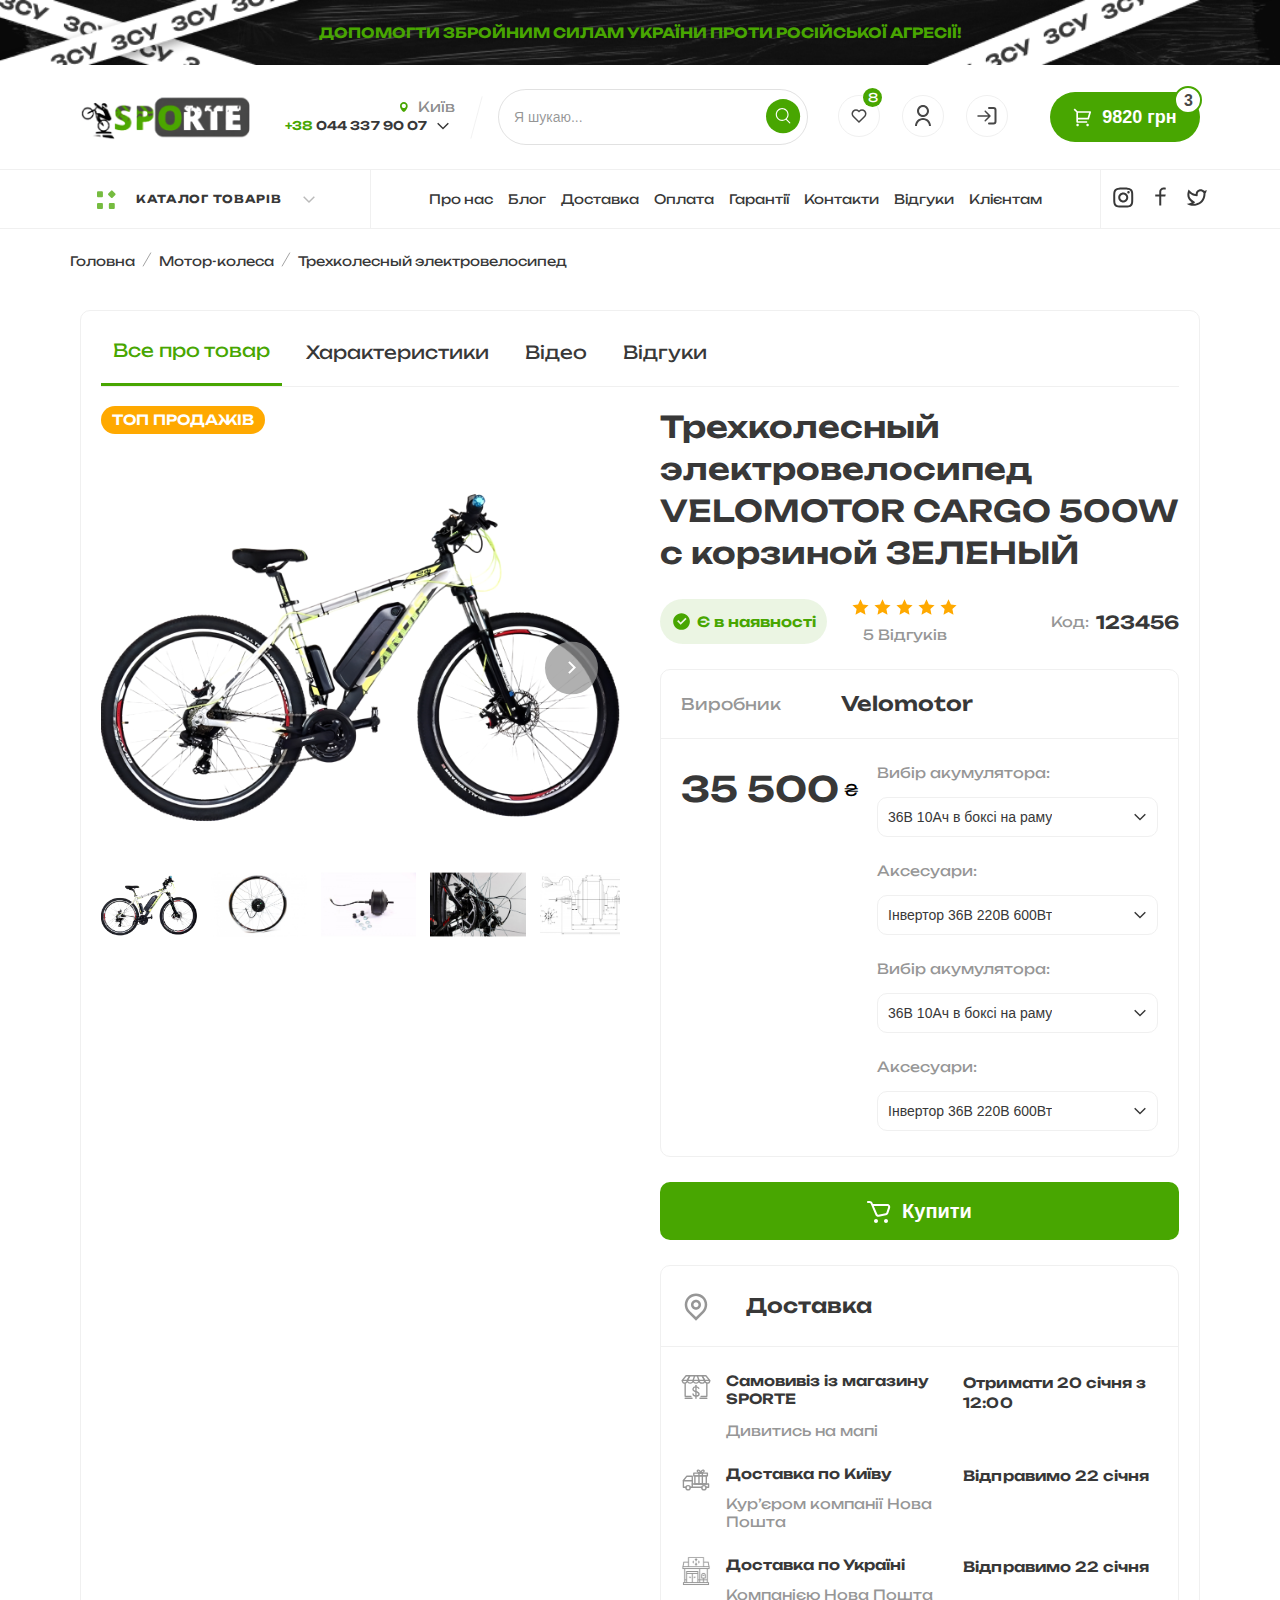
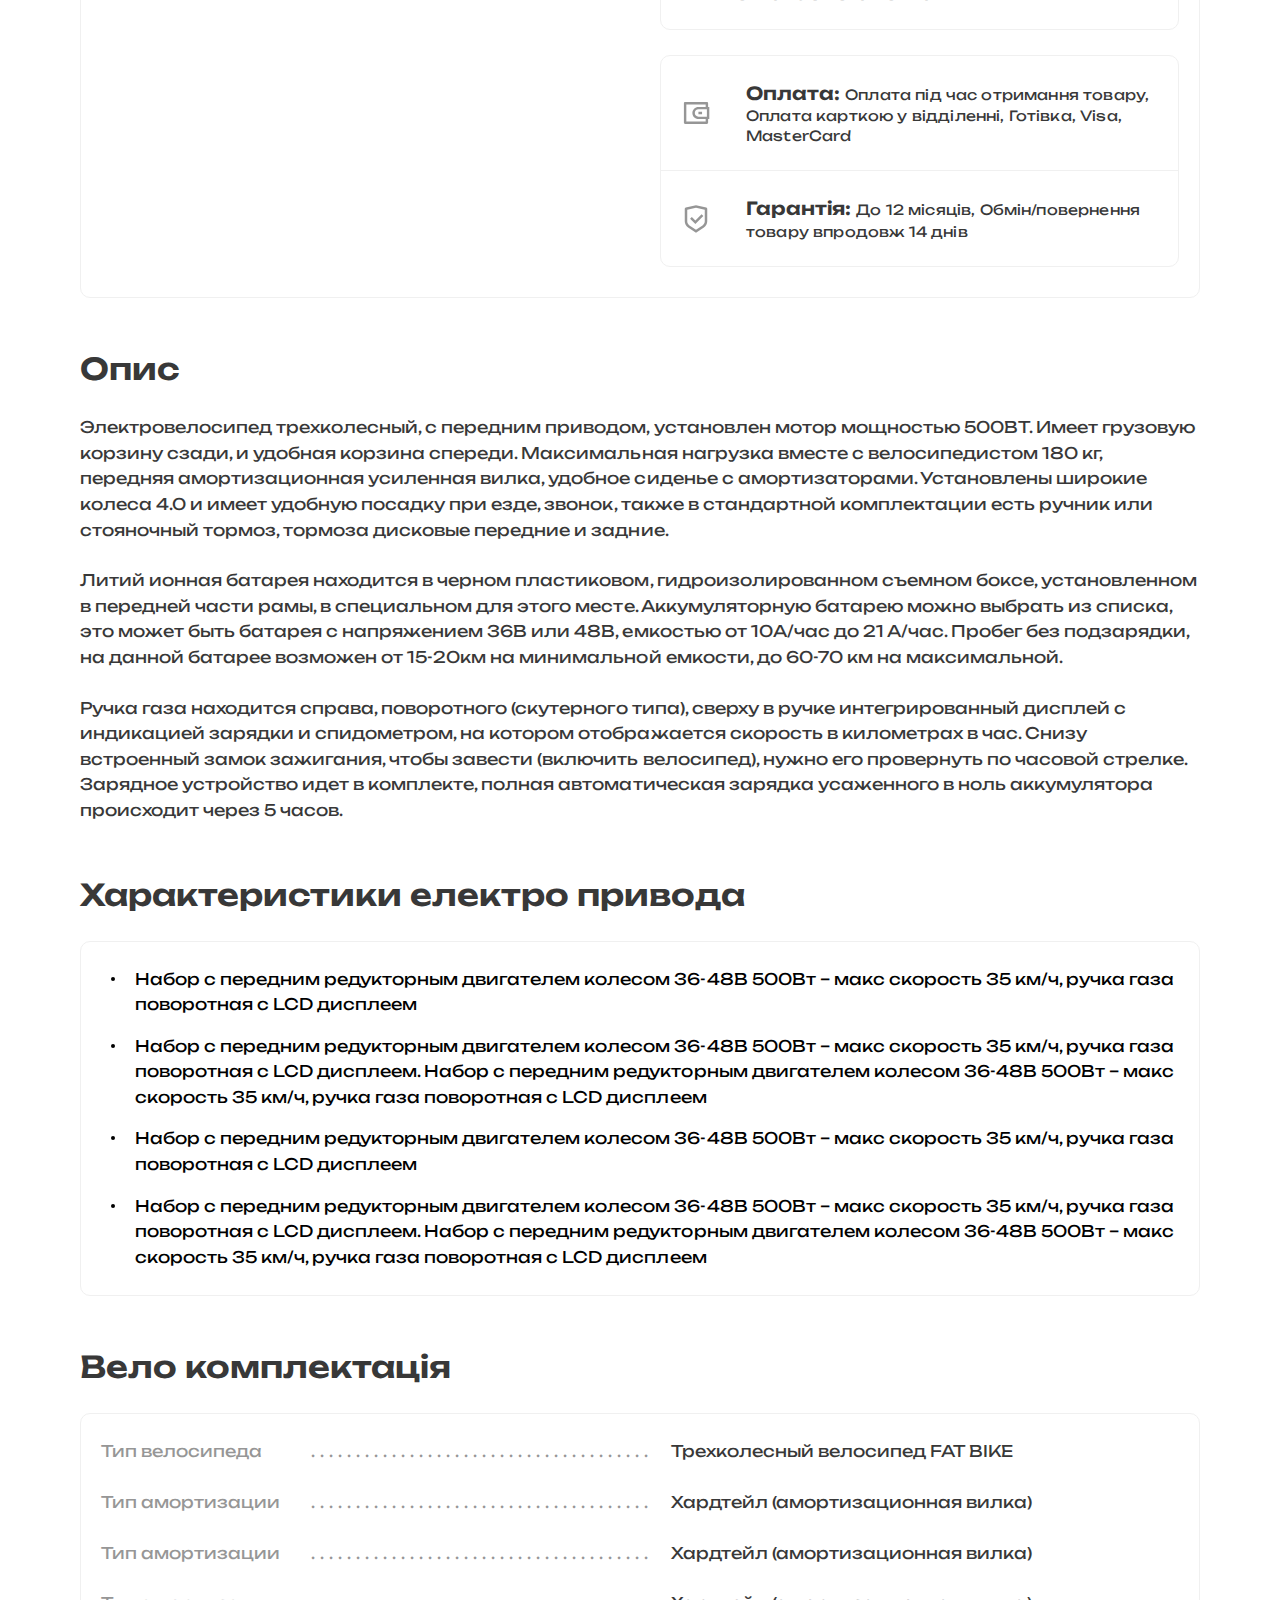
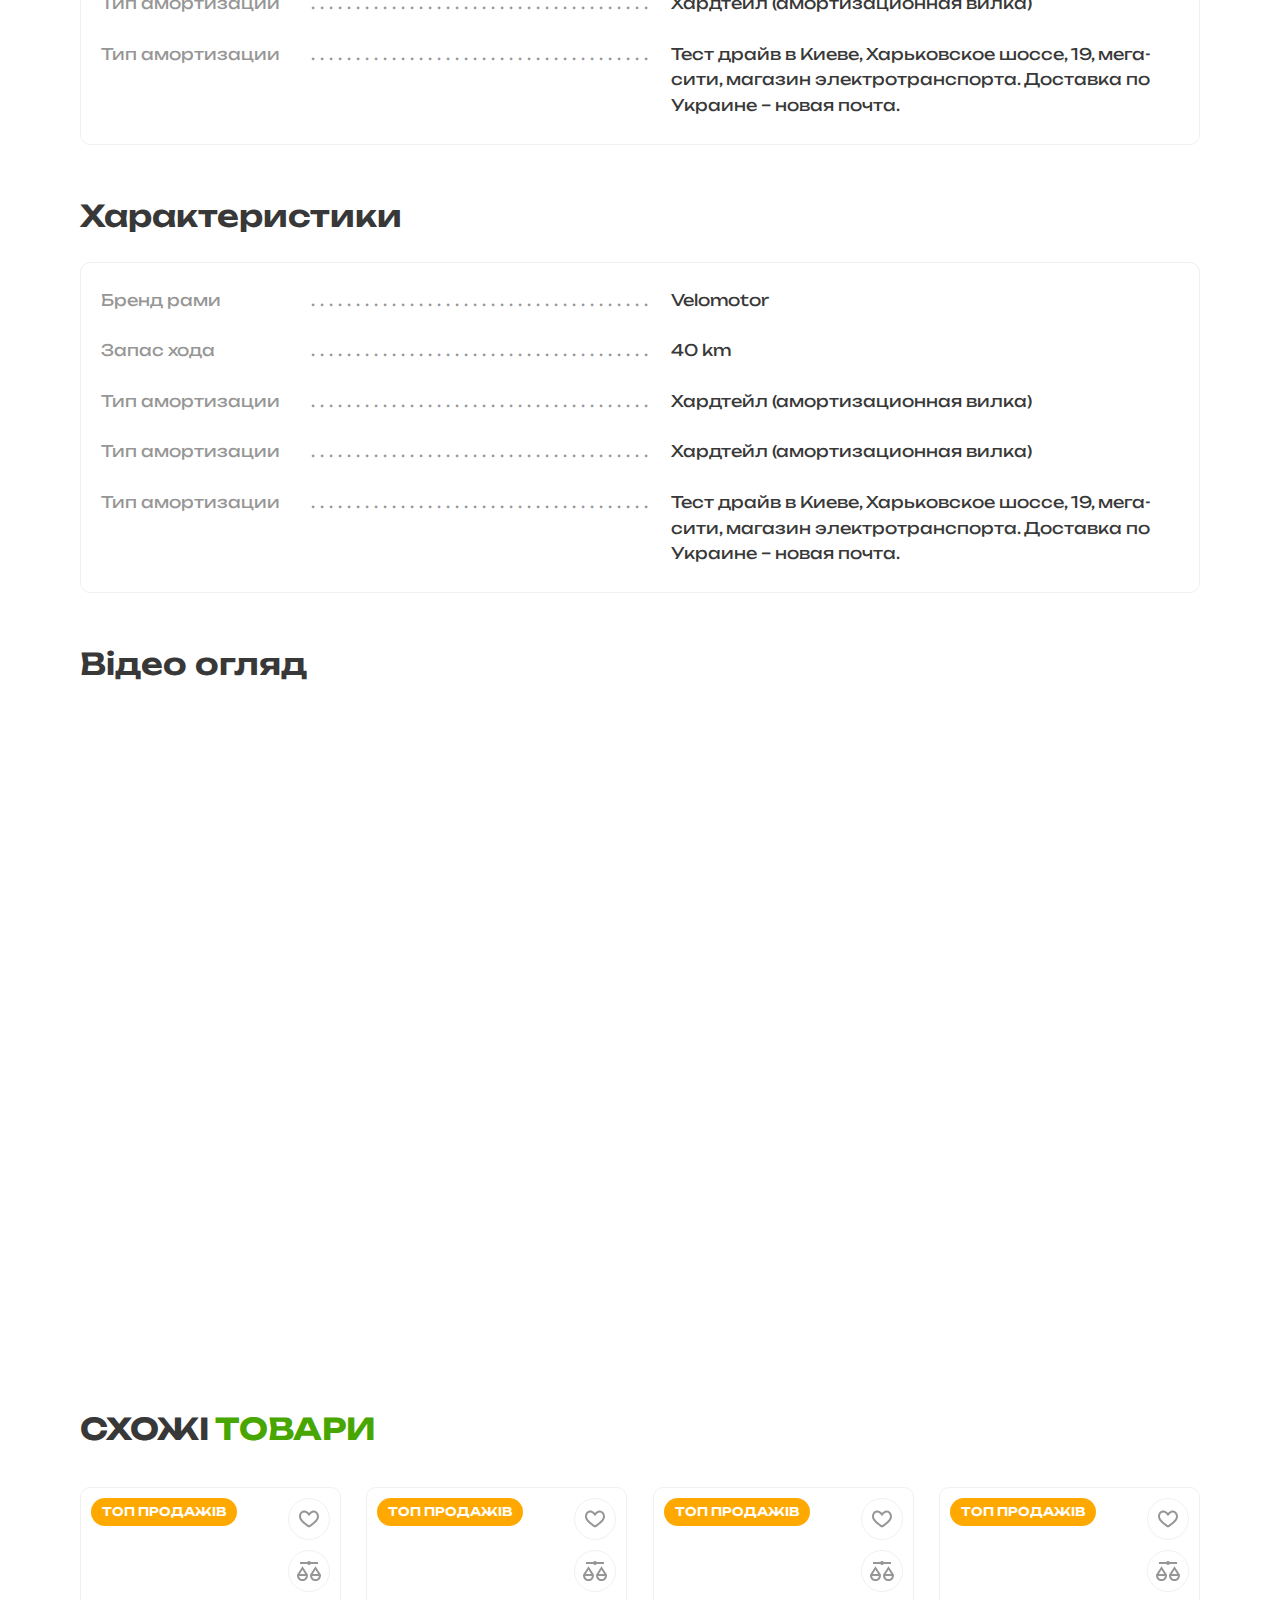
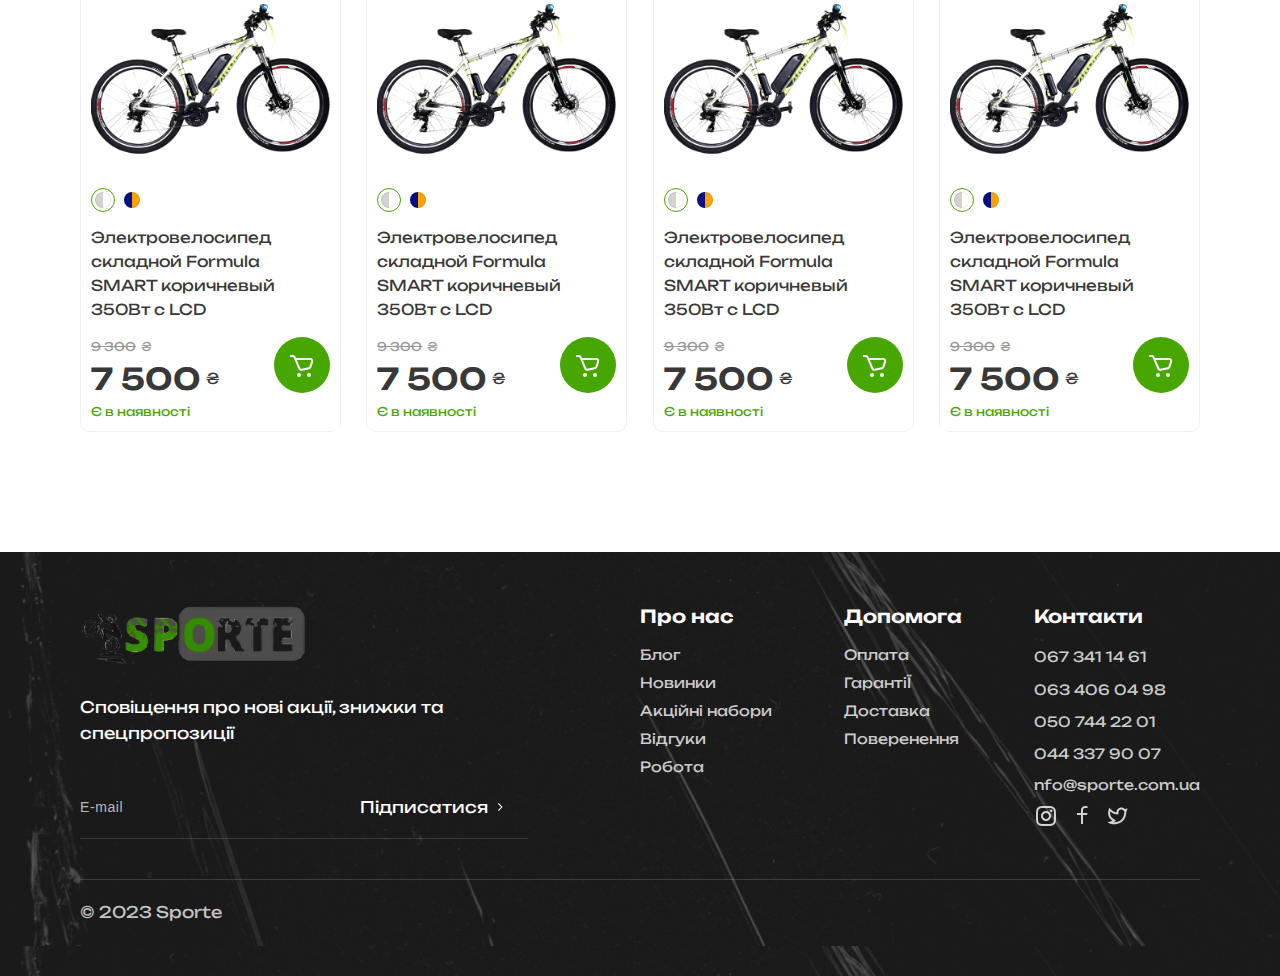
<file: pagegoods.html>
<!DOCTYPE html>
<html lang="en">
<head>
    <meta charset="UTF-8">
    <meta name="viewport" content="width=device-width, initial-scale=1">
    <meta name="format-detection" content="telephone=no"/>
    <meta name="description" content="">

    <link rel="preconnect" href="https://fonts.googleapis.com">
    <link rel="preconnect" href="https://fonts.gstatic.com" crossorigin>
    <link href="https://fonts.googleapis.com/css2?family=Unbounded:wght@400;600;700&display=swap" rel="stylesheet">
    
    <link rel="stylesheet" href="./css/nouislider.css">
    <link rel="stylesheet" href="./css/swiper.css">
    <link rel="stylesheet" href="./css/app.min.css">
    
    <link type="image/png" sizes="64x64" rel="icon" href="img/logo.png">
    <title>SPORTE</title>
</head>
<body id="body">

    <section class="header-burger" id="burger-menu">
        <div id="header-burger-close"></div>
        <div class="header-burger-menu">
            <div class="header-burger-menu-logo">
                <img src="./img/leader-logo.png" alt="">
                <div class="header-burger-menu-btn burger-menu-close">
                    <svg width="21" height="25" viewBox="0 0 21 25" fill="none" xmlns="http://www.w3.org/2000/svg">
                        <path fill-rule="evenodd" clip-rule="evenodd" d="M16.9979 19.5773C17.2881 19.8729 17.7586 19.8729 18.0488 19.5773C18.339 19.2817 18.339 18.8025 18.0488 18.5069L12.0526 12.3996L18.0488 6.29226C18.339 5.99669 18.339 5.51748 18.0488 5.22191C17.7586 4.92634 17.2881 4.92634 16.9979 5.22191L11.0018 11.3292L5.00534 5.22168C4.71515 4.92611 4.24465 4.92611 3.95446 5.22168C3.66427 5.51725 3.66427 5.99646 3.95446 6.29203L9.95088 12.3996L3.95446 18.5072C3.66427 18.8027 3.66427 19.282 3.95446 19.5775C4.24465 19.8731 4.71514 19.8731 5.00534 19.5775L11.0018 13.47L16.9979 19.5773Z" 
                            fill="#1F2123" fill-opacity="0.9"/>
                    </svg>
                </div>
            </div>
            <div class="header-burger-block">
                <a href="" class="header-burger-block-list burger-menu-close">
                    <span class="header-burger-block-title">Про нас</span>
                </a>
                <a href="" class="header-burger-block-list burger-menu-close">
                    <span class="header-burger-block-title">Блог</span>
                </a>
                <a href="" class="header-burger-block-list burger-menu-close">
                    <span class="header-burger-block-title">Доставка</span>
                </a>
                <a href="" class="header-burger-block-list burger-menu-close">
                    <span class="header-burger-block-title">Оплата</span>
                </a>
                <a href="" class="header-burger-block-list burger-menu-close">
                    <span class="header-burger-block-title">Гарантії</span>
                </a>
                <a href="#id-footer" class="header-burger-block-list burger-menu-close">
                    <span class="header-burger-block-title">Контакти</span>
                </a>
                <a href="" class="header-burger-block-list burger-menu-close">
                    <span class="header-burger-block-title">Відгуки</span>
                </a>
                <a href="" class="header-burger-block-list burger-menu-close">
                    <span class="header-burger-block-title">Клієнтам</span>
                </a>
                <div class="header-burger-block-contact">
                    <div class="header-burger-block-tel">
                        <a href="" class="header-burger-block-tel-number burger-menu-close"> +38 044 337 90 07</a>
                        <a href="" class="header-burger-block-tel-number burger-menu-close"> +38 044 337 90 07</a>
                        <a href="" class="header-burger-block-tel-number burger-menu-close"> +38 044 337 90 07</a>
                    </div>
                    <div class="header-burger-block-social">
                        <a class="header-burger-block-mail burger-menu-close" href="">nfo@sporte.com.ua</a>
                        <div class="header-burger-block-inet">
                            <a class="header-burger-block-social-logo burger-menu-close" href="">
                                <svg width="25" height="25" viewBox="0 0 25 25" fill="none" xmlns="http://www.w3.org/2000/svg">
                                    <path d="M12.2437 9.62134C10.5863 9.62134 9.24365 10.9644 9.24365 12.6213C9.24365 14.2786 10.5868 15.6213 12.2437 15.6213C13.901 15.6213 15.2437 14.2782 15.2437 12.6213C15.2437 10.964 13.9006 9.62134 12.2437 9.62134ZM12.2437 7.62134C15.0041 7.62134 17.2437 9.85844 17.2437 12.6213C17.2437 15.3818 15.0066 17.6213 12.2437 17.6213C9.48318 17.6213 7.24365 15.3842 7.24365 12.6213C7.24365 9.86087 9.48075 7.62134 12.2437 7.62134ZM18.7437 7.37049C18.7437 8.0606 18.1829 8.62051 17.4937 8.62051C16.8036 8.62051 16.2437 8.05974 16.2437 7.37049C16.2437 6.68124 16.8044 6.12134 17.4937 6.12134C18.182 6.12047 18.7437 6.68124 18.7437 7.37049ZM12.2437 4.62134C9.76917 4.62134 9.36585 4.62789 8.21494 4.67914C7.43082 4.71595 6.9052 4.82141 6.41683 5.01101C5.98283 5.17933 5.66976 5.38032 5.33619 5.71389C5.00134 6.04874 4.80071 6.36097 4.63307 6.79517C4.44303 7.28466 4.3376 7.80945 4.30145 8.59249C4.2497 9.69654 4.24365 10.0824 4.24365 12.6213C4.24365 15.0958 4.2502 15.4991 4.30144 16.6499C4.33827 17.4337 4.44387 17.9601 4.63301 18.4473C4.80177 18.8819 5.00317 19.1957 5.33513 19.5277C5.6713 19.8634 5.98446 20.0647 6.41454 20.2307C6.90886 20.4218 7.43415 20.5274 8.21479 20.5635C9.31885 20.6152 9.7047 20.6213 12.2437 20.6213C14.7182 20.6213 15.1215 20.6147 16.2723 20.5635C17.0544 20.5268 17.5812 20.4209 18.0697 20.2319C18.5031 20.0636 18.8179 19.8615 19.1501 19.5298C19.4863 19.1931 19.6872 18.8807 19.8534 18.4496C20.044 17.9571 20.1498 17.4311 20.1859 16.6502C20.2376 15.5461 20.2437 15.1602 20.2437 12.6213C20.2437 10.1469 20.2371 9.74355 20.1859 8.59271C20.1491 7.8104 20.0432 7.28283 19.854 6.79452C19.6861 6.36172 19.4844 6.04769 19.1511 5.71389C18.8157 5.37849 18.5043 5.17827 18.0698 5.01076C17.5807 4.82088 17.0551 4.7153 16.2725 4.67915C15.1685 4.62739 14.7826 4.62134 12.2437 4.62134ZM12.2437 2.62134C14.9603 2.62134 15.2995 2.63134 16.3662 2.68134C17.4303 2.73051 18.1562 2.89884 18.7937 3.14634C19.4528 3.40051 20.0095 3.74384 20.5653 4.29967C21.1203 4.85551 21.4637 5.41384 21.7187 6.07134C21.9653 6.70801 22.1337 7.43467 22.1837 8.49884C22.2312 9.56551 22.2437 9.90467 22.2437 12.6213C22.2437 15.338 22.2337 15.6771 22.1837 16.7438C22.1345 17.808 21.9653 18.5338 21.7187 19.1713C21.4645 19.8305 21.1203 20.3871 20.5653 20.943C20.0095 21.498 19.4503 21.8413 18.7937 22.0963C18.1562 22.343 17.4303 22.5113 16.3662 22.5613C15.2995 22.6088 14.9603 22.6213 12.2437 22.6213C9.52698 22.6213 9.18781 22.6113 8.12115 22.5613C7.05698 22.5121 6.33198 22.343 5.69365 22.0963C5.03531 21.8421 4.47781 21.498 3.92198 20.943C3.36615 20.3871 3.02365 19.828 2.76865 19.1713C2.52115 18.5338 2.35365 17.808 2.30365 16.7438C2.25615 15.6771 2.24365 15.338 2.24365 12.6213C2.24365 9.90467 2.25365 9.56551 2.30365 8.49884C2.35281 7.43384 2.52115 6.70884 2.76865 6.07134C3.02281 5.41301 3.36615 4.85551 3.92198 4.29967C4.47781 3.74384 5.03615 3.40134 5.69365 3.14634C6.33115 2.89884 7.05615 2.73134 8.12115 2.68134C9.18781 2.63384 9.52698 2.62134 12.2437 2.62134Z" 
                                    fill="#383838"/>
                                </svg>
                            </a>
                            <a class="header-burger-block-social-logo burger-menu-close" href="">
                                <svg width="25" height="25" viewBox="0 0 25 25" fill="none" xmlns="http://www.w3.org/2000/svg">
                                    <path d="M13.2427 9.62134H17.7427L17.2427 11.6213H13.2427V20.6213H11.2427V11.6213H7.24268V9.62134H11.2427V7.74911C11.2427 5.96607 11.4284 5.3195 11.777 4.66765C12.1256 4.0158 12.6372 3.50422 13.289 3.15561C13.9409 2.80699 14.5874 2.62134 16.3705 2.62134C16.8925 2.62134 17.3499 2.67134 17.7427 2.77134V4.62134H16.3705C15.0468 4.62134 14.6437 4.69918 14.2322 4.91923C13.9289 5.08145 13.7028 5.30753 13.5406 5.61085C13.3205 6.0223 13.2427 6.42541 13.2427 7.74911V9.62134Z" 
                                    fill="#383838"/>
                                </svg>
                            </a>
                            <a class="header-burger-block-social-logo burger-menu-close" href="">
                                <svg width="25" height="25" viewBox="0 0 25 25" fill="none" xmlns="http://www.w3.org/2000/svg">
                                    <path d="M15.5926 6.17114C14.0108 6.17114 12.7213 7.43919 12.6931 9.01767L12.665 10.5927C12.6591 10.924 12.3857 11.1878 12.0544 11.1819C12.0308 11.1815 12.0073 11.1797 11.984 11.1765L10.4232 10.9636C8.36967 10.6836 6.40151 9.73845 4.5134 8.16521C3.91543 11.4748 5.08268 13.7683 7.8961 15.537L9.64309 16.6353C9.92363 16.8117 10.0081 17.1821 9.83171 17.4626C9.79129 17.5269 9.73904 17.5829 9.67772 17.6277L8.08606 18.7906C9.03241 18.8501 9.93206 18.8086 10.6777 18.6598C15.3953 17.7183 18.5324 14.1681 18.5324 8.31218C18.5324 7.83409 17.5201 6.17114 15.5926 6.17114ZM10.6934 8.982C10.741 6.31693 12.9162 4.17114 15.5926 4.17114C16.9559 4.17114 18.1892 4.72792 19.0775 5.62649C19.7889 5.62114 20.3941 5.801 21.7462 4.98077C21.412 6.62114 21.2461 7.33311 20.5324 8.31218C20.5324 15.9537 15.8353 19.67 11.0691 20.6211C7.80138 21.2732 3.04914 20.2025 1.68799 18.7797C2.38142 18.7264 5.20196 18.4231 6.83163 17.2302C5.45262 16.3197 -0.0359527 13.0892 3.5704 4.40751C5.26387 6.38417 6.98065 7.72965 8.72075 8.44396C9.87816 8.91908 10.1625 8.90959 10.6934 8.982Z"
                                    fill="#383838"/>
                                </svg> 
                            </a>
                        </div>
                    </div>
                </div>
            </div>
        </div>
    </section>

    <header class="header">
        <a class="header-top" href="">
            <img class="header-img" src="./img/header-img.png" alt="">
            <div class="header-top-container">
                <div class="header-top-container-left">
                    <img class="header-top-container-left-img" src="./img/Group 957.png" alt="">
                    <img class="header-top-container-left-img" src="./img/Group 958.png" alt="">
                </div>
                <span class="header-top-container-center">Допомогти збройним силам України проти російської агресії!</span>
                <img class="header-top-container-right" src="./img/Group 959.png" alt="">
            </div>
        </a>
        <div class="header-center">
            <img class="header-center-logo" src="./img/leader-logo.png" alt="">
            <div class="header-center-inform">
                <div class="header-center-address">
                    <div class="header-center-address-town">
                        <svg xmlns="http://www.w3.org/2000/svg" width="8" height="10" viewBox="0 0 8 10" fill="none">
                            <path fill-rule="evenodd" clip-rule="evenodd" d="M4.20743 9.87377C4.20743 9.87377 7.67749 6.99362 7.67749 3.88376C7.67749 1.73881 5.95881 0 3.83875 0C1.71869 0 3.86097e-05 1.73881 0 3.88376C0 6.99362 3.47007 9.87377 3.47007 9.87377C3.67283 10.0421 4.00466 10.0421 4.20743 9.87377ZM3.83844 6.09922C4.99768 6.09922 5.93745 5.14899 5.93745 3.97683C5.93745 2.80468 4.99768 1.85446 3.83844 1.85446C2.67918 1.85446 1.73942 2.80468 1.73942 3.97683C1.73942 5.14899 2.67918 6.09922 3.83844 6.09922Z" fill="#48A601"/>
                        </svg>
                        <span>Київ</span>
                    </div>
                    <div class="number-header">
                        <div class="number-header-block">
                            <div class="number-header-text"><span>+38</span> 044 337 90 07</div>
                            <img src="./img/arrow-number.svg" alt="">
                        </div>
                        <div class="number-header-hover">
                            <ol class="number-header-ol">
                                <li class="number-header-text">
                                    <span>+38</span> 044 337 90 07
                                </li>
                                <li class="number-header-text">
                                    <span>+38</span> 044 337 90 07
                                </li>
                                <li class="number-header-text">
                                    <span>+38</span> 044 337 90 07
                                </li>
                            </ol>
                        </div>
                    </div>
                </div>
                <img class="header-center-slash" src="./img/header-slash.svg" alt="">
                <div class="header-center-input">
                    <input class="header-center-input-text" type="text" placeholder="Я шукаю...">
                    <svg class="header-center-input-svg" xmlns="http://www.w3.org/2000/svg" width="44" height="44" viewBox="0 0 44 44" fill="none">
                        <rect width="42" height="42" rx="21" fill="#48A601"/>
                        <path d="M29.7848 28.8324L25.5121 24.5374C26.9718 23.0333 27.7876 21.0254 27.788 18.936C27.788 14.5472 24.2589 11 19.894 11C15.5291 11 12 14.5472 12 18.9349C12 23.3237 15.5291 26.871 19.894 26.871C21.5657 26.871 23.1452 26.3122 24.4445 25.4248L28.8094 29.8125C28.8775 29.8762 28.9579 29.9255 29.0456 29.9576C29.1334 29.9897 29.2268 30.0038 29.3202 29.9991C29.5058 29.9991 29.6914 29.9522 29.8309 29.8125C29.9477 29.6729 30.0077 29.4949 29.9992 29.3135C29.9907 29.1322 29.9142 28.9606 29.7848 28.8324ZM13.3938 18.9349C13.3938 15.3407 16.3188 12.3992 19.894 12.3992C23.4692 12.3992 26.3952 15.3407 26.3952 18.9349C26.3952 22.5291 23.4703 25.4695 19.8929 25.4695C16.3188 25.4695 13.3938 22.5291 13.3938 18.9349Z" 
                        fill="white"/>
                    </svg>
                </div>
            </div>
            <div class="header-center-management">
                <div class="header-center-management-buttons">
                    <div class="header-center-management-notification">
                        <svg class="header-center-management-notification-img" xmlns="http://www.w3.org/2000/svg" width="20" height="20" viewBox="0 0 20 20" fill="none">
                            <circle cx="9.5" cy="9.5" r="9.5" fill="#48A601"/>
                        </svg>
                        <span>8</span>
                    </div>
                    <svg class="header-center-management-buttons-svg" width="44" height="44" viewBox="0 0 44 44" fill="none" xmlns="http://www.w3.org/2000/svg">
                        <path d="M21.0007 15.3964C22.7625 13.815 25.485 13.8675 27.1819 15.568C28.879 17.2685 28.9372 19.9778 27.3589 21.7448L20.9999 28.1138L14.641 21.7448C13.0628 19.9778 13.1218 17.2643 14.818 15.568C16.5162 13.8699 19.2339 13.8127 21.0007 15.3964ZM26.1202 16.6276C24.9959 15.501 23.1807 15.4553 22.0027 16.5127L21.0014 17.4114L19.9996 16.5134C18.8182 15.4545 17.0063 15.5011 15.8787 16.6287C14.7614 17.746 14.7053 19.5355 15.7349 20.7174L20.9999 25.9907L26.2651 20.7174C27.2951 19.535 27.2392 17.7489 26.1202 16.6276Z" 
                        fill="#474747"/>
                        <circle cx="21" cy="21" r="20.5" stroke="#F0F0F0"/>
                    </svg>
                    <svg class="header-center-management-buttons-svg" width="44" height="44" viewBox="0 0 44 44" fill="none" xmlns="http://www.w3.org/2000/svg">
                        <path d="M13 31C13 26.5817 16.5817 23 21 23C25.4183 23 29 26.5817 29 31H27C27 27.6863 24.3137 25 21 25C17.6863 25 15 27.6863 15 31H13ZM21 22C17.685 22 15 19.315 15 16C15 12.685 17.685 10 21 10C24.315 10 27 12.685 27 16C27 19.315 24.315 22 21 22ZM21 20C23.21 20 25 18.21 25 16C25 13.79 23.21 12 21 12C18.79 12 17 13.79 17 16C17 18.21 18.79 20 21 20Z" 
                        fill="#474747"/>
                        <circle cx="21" cy="21" r="20.5" stroke="#F0F0F0"/>
                    </svg>
                    <svg class="header-center-management-buttons-svg" width="44" height="44" viewBox="0 0 44 44" fill="none" xmlns="http://www.w3.org/2000/svg">
                        <circle cx="21" cy="21" r="20.5" stroke="#F0F0F0"/>
                        <path d="M23 13H27.5C28.6046 13 29.5 13.8954 29.5 15V26.5C29.5 27.6046 28.6046 28.5 27.5 28.5H23" stroke="#474747" stroke-width="2" stroke-linecap="round"/>
                        <path d="M12 20.25C11.5858 20.25 11.25 20.5858 11.25 21C11.25 21.4142 11.5858 21.75 12 21.75L12 20.25ZM24.5303 21.5303C24.8232 21.2374 24.8232 20.7626 24.5303 20.4697L19.7574 15.6967C19.4645 15.4038 18.9896 15.4038 18.6967 15.6967C18.4038 15.9896 18.4038 16.4645 18.6967 16.7574L22.9393 21L18.6967 25.2426C18.4038 25.5355 18.4038 26.0104 18.6967 26.3033C18.9896 26.5962 19.4645 26.5962 19.7574 26.3033L24.5303 21.5303ZM12 21.75L24 21.75L24 20.25L12 20.25L12 21.75Z" 
                        fill="#474747"/>
                    </svg>      
                </div>
                <button class="header-center-management-price">
                    <svg class="header-center-management-price-svg" width="24" height="24" viewBox="0 0 24 24" fill="none" xmlns="http://www.w3.org/2000/svg">
                        <path d="M4.00436 6.41662L0.761719 3.17398L2.17593 1.75977L5.41857 5.00241H20.6603C21.2126 5.00241 21.6603 5.45012 21.6603 6.00241C21.6603 6.09973 21.6461 6.19653 21.6182 6.28975L19.2182 14.2898C19.0913 14.7127 18.7019 15.0024 18.2603 15.0024H6.00436V17.0024H17.0044V19.0024H5.00436C4.45207 19.0024 4.00436 18.5547 4.00436 18.0024V6.41662ZM6.00436 7.00241V13.0024H17.5163L19.3163 7.00241H6.00436ZM5.50436 23.0024C4.67593 23.0024 4.00436 22.3308 4.00436 21.5024C4.00436 20.674 4.67593 20.0024 5.50436 20.0024C6.33279 20.0024 7.00436 20.674 7.00436 21.5024C7.00436 22.3308 6.33279 23.0024 5.50436 23.0024ZM17.5044 23.0024C16.6759 23.0024 16.0044 22.3308 16.0044 21.5024C16.0044 20.674 16.6759 20.0024 17.5044 20.0024C18.3328 20.0024 19.0044 20.674 19.0044 21.5024C19.0044 22.3308 18.3328 23.0024 17.5044 23.0024Z" 
                        fill="white"/>
                    </svg>
                    <span>9820 грн</span>
                    <div class="header-center-management-price-notification">
                        <svg width="29" height="29" viewBox="0 0 29 29" fill="none" xmlns="http://www.w3.org/2000/svg">
                            <circle cx="14" cy="14" r="13" fill="white" stroke="#48A601" stroke-width="2"/>
                        </svg> 
                        <span class="">3</span>
                    </div>    
                </button>
            </div>
        </div>
        <div class="header-bottom">
            <div class="header-bottom-left">
                <div class="header-bottom-left-btn">
                    <svg class="header-bottom-left-btn-img" width="19" height="19" viewBox="0 0 19 19" fill="none" xmlns="http://www.w3.org/2000/svg">
                        <rect class="header-bottom-left-btn-img-color" y="1.22699" width="5.92434" height="5.92433" rx="1" fill="#76BC40"/>
                        <rect class="header-bottom-left-btn-img-color" y="13.0757" width="5.92434" height="5.92433" rx="1" fill="#76BC40"/>
                        <rect class="header-bottom-left-btn-img-color" x="11.8486" y="13.0757" width="5.92434" height="5.92433" rx="1" fill="#76BC40"/>
                        <rect class="header-bottom-left-btn-img-color" width="5.92434" height="5.92434" rx="1" transform="matrix(0.707107 0.707106 -0.707107 0.707106 14.8105 0)" 
                        fill="#76BC40"/>
                    </svg>
                    <div class="header-bottom-left-btn-catalog">Каталог товарів</div>
                    <svg class="header-bottom-left-btn-arrow" width="14" height="15" viewBox="0 0 14 15" fill="none" xmlns="http://www.w3.org/2000/svg">
                        <mask id="mask0_0_132" style="mask-type:alpha" maskUnits="userSpaceOnUse" x="-1" y="0" width="15" height="15">
                        <rect x="13.9997" y="0.5" width="14" height="14" transform="rotate(90 13.9997 0.5)" fill="#D9D9D9"/>
                        </mask>
                        <g mask="url(#mask0_0_132)">
                        <path class="header-bottom-left-btn-arrow-color" d="M1.16701 5.18129L2.20243 4.14587L7.00035 8.94379L11.7983 4.14587L12.8337 5.18129L7.00035 11.0146L1.16701 5.18129Z" 
                        fill="#383838" fill-opacity="0.35"/>
                        </g>
                    </svg>
                </div>
                <div class="catalog">
                    <div class="catalog-menu">
                        <div class="catalog-menu-a menu" href="">
                            <svg width="26" height="26" viewBox="0 0 26 26" fill="none" xmlns="http://www.w3.org/2000/svg">
                                <path d="M3.6087 10.7021V18.8723M3.6087 10.7021H8.30435M3.6087 10.7021H3.52174C2.41717 10.7021 1.52174 9.8067 1.52174 8.70213V5.85106V3C1.52174 1.89543 2.41717 1 3.52174 1H15.6309C16.1949 1 16.6522 1.45724 16.6522 2.02128V2.02128M3.6087 18.8723H8.30435M3.6087 18.8723H2C1.44772 18.8723 1 19.3201 1 19.8723V24C1 24.5523 1.44772 25 2 25H10.9565C11.5088 25 11.9565 24.5523 11.9565 24V19.8723C11.9565 19.3201 11.5088 18.8723 10.9565 18.8723H8.30435M8.30435 18.8723V10.7021M8.30435 10.7021H14.6096C15.7377 10.7021 16.6522 9.78765 16.6522 8.65957V8.65957M16.6522 2.02128H18.2729C19.683 2.02128 20.8261 3.16438 20.8261 4.57447V4.57447M16.6522 2.02128V8.65957M16.6522 8.65957H18.7835C19.9116 8.65957 20.8261 7.74509 20.8261 6.61702V6.61702M20.8261 4.57447H23.9565L25 5.59574L23.9565 6.61702H20.8261M20.8261 4.57447V6.61702M3.6087 4.57447H8.30435M3.6087 6.61702H8.30435" 
                                stroke="#48A601" stroke-width="0.7"/>
                            </svg>  
                            <span>Електро-інструмент Milwaukee</span>
                        </div>
                        <div class="catalog-menu-a menu" href="">
                            <svg xmlns="http://www.w3.org/2000/svg" width="24" height="24" viewBox="0 0 24 24" fill="none">
                                <path d="M12 22.3125C17.6954 22.3125 22.3125 17.6954 22.3125 12C22.3125 6.30456 17.6954 1.6875 12 1.6875C6.30456 1.6875 1.6875 6.30456 1.6875 12C1.6875 17.6954 6.30456 22.3125 12 22.3125Z" stroke="#48A601" stroke-width="0.65625" stroke-linecap="round" stroke-linejoin="round"/>
                                <path d="M11.9999 20.9376C16.936 20.9376 20.9375 16.9361 20.9375 12C20.9375 7.06392 16.936 3.06244 11.9999 3.06244C7.06386 3.06244 3.06238 7.06392 3.06238 12C3.06238 16.9361 7.06386 20.9376 11.9999 20.9376Z" stroke="#48A601" stroke-width="0.65625" stroke-linecap="round" stroke-linejoin="round"/>
                                <path d="M12.0001 15.4374C13.8985 15.4374 15.4375 13.8984 15.4375 12C15.4375 10.1016 13.8985 8.56256 12.0001 8.56256C10.1016 8.56256 8.56262 10.1016 8.56262 12C8.56262 13.8984 10.1016 15.4374 12.0001 15.4374Z" stroke="#48A601" stroke-width="0.65625" stroke-linecap="round" stroke-linejoin="round"/>
                                <path d="M11.9999 16.8126C14.6578 16.8126 16.8125 14.6579 16.8125 12C16.8125 9.3421 14.6578 7.18744 11.9999 7.18744C9.34204 7.18744 7.18738 9.3421 7.18738 12C7.18738 14.6579 9.34204 16.8126 11.9999 16.8126Z" stroke="#48A601" stroke-width="0.65625" stroke-linecap="round" stroke-linejoin="round"/>
                                <path d="M12 20.9376C13.1391 20.9376 14.0625 20.0141 14.0625 18.8751C14.0625 17.736 13.1391 16.8126 12 16.8126C10.8609 16.8126 9.9375 17.736 9.9375 18.8751C9.9375 20.0141 10.8609 20.9376 12 20.9376Z" stroke="#48A601" stroke-width="0.65625" stroke-linecap="round" stroke-linejoin="round"/>
                                <path d="M12.6876 18.8751C12.6876 18.9653 12.6698 19.0547 12.6352 19.1382C12.6007 19.2216 12.55 19.2973 12.4862 19.3612C12.4223 19.425 12.3465 19.4756 12.2631 19.5102C12.1797 19.5447 12.0903 19.5625 12 19.5624" stroke="#48A601" stroke-width="0.65625" stroke-linecap="round" stroke-linejoin="round"/>
                                <path d="M12 7.18744C13.1391 7.18744 14.0625 6.26403 14.0625 5.12494C14.0625 3.98585 13.1391 3.06244 12 3.06244C10.8609 3.06244 9.9375 3.98585 9.9375 5.12494C9.9375 6.26403 10.8609 7.18744 12 7.18744Z" stroke="#48A601" stroke-width="0.65625" stroke-linecap="round" stroke-linejoin="round"/>
                                <path d="M11.3124 5.12494C11.3124 5.03465 11.3302 4.94525 11.3647 4.86185C11.3993 4.77844 11.4499 4.70265 11.5138 4.63882C11.5776 4.57499 11.6534 4.52436 11.7368 4.48983C11.8203 4.4553 11.9097 4.43754 11.9999 4.43756" stroke="#48A601" stroke-width="0.65625" stroke-linecap="round" stroke-linejoin="round"/>
                                <path d="M17.9539 17.4999C19.0929 17.4999 20.0164 16.5765 20.0164 15.4374C20.0164 14.2984 19.0929 13.3749 17.9539 13.3749C16.8148 13.3749 15.8914 14.2984 15.8914 15.4374C15.8914 16.5765 16.8148 17.4999 17.9539 17.4999Z" stroke="#48A601" stroke-width="0.65625" stroke-linecap="round" stroke-linejoin="round"/>
                                <path d="M18.2977 14.8421C18.4556 14.9334 18.5708 15.0835 18.618 15.2596C18.6651 15.4358 18.6405 15.6234 18.5494 15.7813" stroke="#48A601" stroke-width="0.65625" stroke-linecap="round" stroke-linejoin="round"/>
                                <path d="M6.04614 10.6251C7.18523 10.6251 8.10864 9.70165 8.10864 8.56256C8.10864 7.42347 7.18523 6.50006 6.04614 6.50006C4.90705 6.50006 3.98364 7.42347 3.98364 8.56256C3.98364 9.70165 4.90705 10.6251 6.04614 10.6251Z" stroke="#48A601" stroke-width="0.65625" stroke-linecap="round" stroke-linejoin="round"/>
                                <path d="M5.70231 9.15788C5.54444 9.06666 5.42926 8.91649 5.38207 8.74037C5.33489 8.56426 5.35957 8.37661 5.45068 8.21869" stroke="#48A601" stroke-width="0.65625" stroke-linecap="round" stroke-linejoin="round"/>
                                <path d="M17.9539 10.6251C19.0929 10.6251 20.0164 9.70165 20.0164 8.56256C20.0164 7.42347 19.0929 6.50006 17.9539 6.50006C16.8148 6.50006 15.8914 7.42347 15.8914 8.56256C15.8914 9.70165 16.8148 10.6251 17.9539 10.6251Z" stroke="#48A601" stroke-width="0.65625" stroke-linecap="round" stroke-linejoin="round"/>
                                <path d="M17.6101 7.96707C17.768 7.87596 17.9557 7.85128 18.1318 7.89846C18.3079 7.94565 18.4581 8.06083 18.5493 8.2187" stroke="#48A601" stroke-width="0.65625" stroke-linecap="round" stroke-linejoin="round"/>
                                <path d="M6.04614 17.4999C7.18523 17.4999 8.10864 16.5765 8.10864 15.4374C8.10864 14.2984 7.18523 13.3749 6.04614 13.3749C4.90705 13.3749 3.98364 14.2984 3.98364 15.4374C3.98364 16.5765 4.90705 17.4999 6.04614 17.4999Z" stroke="#48A601" stroke-width="0.65625" stroke-linecap="round" stroke-linejoin="round"/>
                                <path d="M6.38975 16.0329C6.23182 16.1241 6.04418 16.1487 5.86807 16.1015C5.69195 16.0544 5.54178 15.9392 5.45056 15.7813" stroke="#48A601" stroke-width="0.65625" stroke-linecap="round" stroke-linejoin="round"/>
                            </svg>
                            <span>Мотор-колеса</span>
                        </div>
                        <div class="catalog-menu-a menu" href="">
                            <svg width="24" height="24" viewBox="0 0 24 24" fill="none" xmlns="http://www.w3.org/2000/svg">
                                <path d="M13.9153 4.31531C13.8198 4.31533 13.7265 4.34383 13.6473 4.39717C13.5681 4.4505 13.5066 4.52625 13.4707 4.61472C13.4347 4.70319 13.426 4.80036 13.4456 4.89382C13.4652 4.98728 13.5122 5.07277 13.5806 5.13937C13.8206 5.37937 14.1159 5.61921 14.5612 5.69343C14.9297 5.75485 15.5826 5.74873 16.4137 5.74874C16.4223 5.78464 16.4264 5.80551 16.4362 5.84625C16.5024 6.12064 16.5964 6.50233 16.7091 6.95625C16.7672 7.19072 16.8549 7.5396 16.9219 7.8075L11.6334 10.6556L7.97625 6.71343C9.09473 6.67956 9.6 6.34015 9.6 6.0225C9.6 5.73594 9.36 5.76 8.94 5.76H5.76C5.49504 5.76 5.28 5.97504 5.28 6.24V6.45281C5.28 7.04225 5.46 7.2 5.76 7.2C6.037 7.2 6.41941 7.04082 6.84375 6.90468L10.7597 11.1253L8.75437 12.2053C7.89281 10.9301 6.45127 10.08 4.8 10.08C2.15328 10.08 0 12.2333 0 14.88C0 17.5267 2.15328 19.68 4.8 19.68C6.32929 19.68 7.09893 19.3221 7.99781 18.8606C8.54371 19.6555 9.62387 19.9174 10.4738 19.4306L11.2781 18.9703C11.3332 18.9389 11.3814 18.8969 11.4202 18.8468C11.4589 18.7966 11.4873 18.7393 11.5038 18.6781C11.5203 18.617 11.5244 18.5531 11.5161 18.4903C11.5078 18.4275 11.4871 18.367 11.4553 18.3122L11.3672 18.1603L12.225 17.7037C12.3218 17.6539 12.3988 17.5726 12.4433 17.4732C12.4878 17.3738 12.4971 17.2623 12.4699 17.1569C12.4426 17.0514 12.3804 16.9584 12.2933 16.8931C12.2062 16.8277 12.0995 16.7939 11.9906 16.7972C11.9151 16.7996 11.8412 16.8199 11.775 16.8562L10.8834 17.3297L10.2834 16.2984L11.2631 15.7856C11.3606 15.7365 11.4383 15.6556 11.4836 15.5563C11.5289 15.457 11.539 15.3452 11.5123 15.2394C11.4855 15.1336 11.4235 15.04 11.3365 14.9742C11.2494 14.9083 11.1425 14.8741 11.0334 14.8772C10.9578 14.8789 10.8835 14.8985 10.8169 14.9344L9.79969 15.4669L9.59719 15.1191C9.55263 15.0424 9.48769 14.9795 9.40958 14.9375C9.33147 14.8954 9.24324 14.8759 9.15469 14.8809C9.08046 14.8853 9.00825 14.9068 8.94375 14.9437L8.13844 15.4041C7.24764 15.9146 6.93603 17.065 7.45219 17.9512L7.50094 18.0356C6.69511 18.4474 6.0723 18.72 4.8 18.72C2.68272 18.72 0.96 16.9973 0.96 14.88C0.96 12.7627 2.68272 11.04 4.8 11.04C6.08661 11.04 7.22138 11.6809 7.91719 12.6562L4.095 14.7141C4.03948 14.744 3.99039 14.7845 3.95054 14.8334C3.91069 14.8823 3.88086 14.9386 3.86275 14.999C3.84464 15.0594 3.83861 15.1228 3.845 15.1855C3.8514 15.2483 3.87008 15.3092 3.9 15.3647C3.92992 15.4202 3.97048 15.4693 4.01936 15.5091C4.06825 15.549 4.12451 15.5788 4.18493 15.5969C4.24534 15.615 4.30873 15.6211 4.37148 15.6147C4.43423 15.6083 4.4951 15.5896 4.55062 15.5597L17.1628 8.76843C17.2912 9.27988 17.3999 9.71536 17.535 10.2516C17.5504 10.3127 17.5505 10.3123 17.5659 10.3734C15.7234 11.0446 14.4 12.8092 14.4 14.88C14.4 17.5253 16.5547 19.68 19.2 19.68C21.8453 19.68 24 17.5253 24 14.88C24 12.2347 21.8453 10.08 19.2 10.08C18.9601 10.08 18.7265 10.1039 18.4959 10.1381C18.4806 10.0774 18.4803 10.0779 18.465 10.0172C18.1651 8.82646 17.8657 7.63035 17.6409 6.72468C17.5286 6.27185 17.4351 5.89154 17.37 5.62125C17.3374 5.4861 17.3117 5.37878 17.295 5.30531C17.2866 5.26857 17.2805 5.23977 17.2772 5.22374C17.2757 5.21636 17.2743 5.21266 17.2744 5.21343V5.2125C17.2581 5.09818 17.2012 4.99356 17.1141 4.9178C17.027 4.84203 16.9155 4.80021 16.8 4.8C15.6 4.8 14.9934 4.79234 14.7188 4.74656C14.4441 4.70078 14.4994 4.70062 14.2594 4.46062C14.2146 4.41464 14.1611 4.37809 14.1021 4.35313C14.043 4.32817 13.9795 4.31531 13.9153 4.31531ZM19.2 11.04C21.3265 11.04 23.04 12.7535 23.04 14.88C23.04 17.0065 21.3265 18.72 19.2 18.72C17.0735 18.72 15.36 17.0065 15.36 14.88C15.36 13.2482 16.3708 11.863 17.8013 11.3053C18.2451 13.0626 18.735 14.9981 18.735 14.9981C18.7487 15.0611 18.775 15.1206 18.8122 15.1732C18.8494 15.2258 18.8968 15.2703 18.9516 15.3042C19.0064 15.338 19.0675 15.3605 19.1311 15.3703C19.1948 15.3801 19.2598 15.377 19.3222 15.3611C19.3847 15.3453 19.4433 15.317 19.4945 15.278C19.5458 15.239 19.5887 15.1901 19.6207 15.1342C19.6527 15.0783 19.6731 15.0165 19.6807 14.9525C19.6883 14.8886 19.683 14.8237 19.665 14.7619C19.665 14.7619 19.175 12.8273 18.7312 11.0709C18.8851 11.0523 19.041 11.04 19.2 11.04ZM9.0075 16.0134L10.3819 18.3778L9.99656 18.5981C9.55466 18.8512 9.00084 18.7026 8.74687 18.2662L8.28187 17.4684C8.02811 17.0327 8.17392 16.4912 8.61656 16.2375L9.0075 16.0134Z" fill="#48A601"/>
                            </svg>                        
                            <span>Електро-велосипеди</span>
                        </div>
                        <div class="catalog-menu-a menu" href="">
                            <svg width="24" height="24" viewBox="0 0 24 24" fill="none" xmlns="http://www.w3.org/2000/svg">
                                <path d="M21.6374 19.5624C21.8165 19.5624 21.9881 19.6336 22.1147 19.7601C22.2413 19.8867 22.3124 20.0584 22.3124 20.2374V21.6375C22.3124 21.8165 22.2413 21.9882 22.1147 22.1148C21.9881 22.2414 21.8165 22.3125 21.6374 22.3125H16.1127C15.9337 22.3125 15.762 22.2414 15.6354 22.1148C15.5089 21.9882 15.4377 21.8165 15.4377 21.6375V20.2382C15.4377 20.0592 15.5089 19.8875 15.6354 19.7609C15.762 19.6343 15.9337 19.5632 16.1127 19.5632L21.6374 19.5624Z" stroke="#48A601" stroke-width="0.65625" stroke-linecap="round" stroke-linejoin="round"/>
                                <path d="M13.375 12H18.8751" stroke="#48A601" stroke-width="0.65625" stroke-linecap="round" stroke-linejoin="round"/>
                                <path d="M20.25 12H20.9376" stroke="#48A601" stroke-width="0.65625" stroke-linecap="round" stroke-linejoin="round"/>
                                <path d="M20.5937 10.2812C20.3272 10.2812 20.0644 10.3434 19.8261 10.4627C19.5879 10.5821 19.3807 10.7553 19.2211 10.9688H14.0626L13.375 12L14.0626 13.0313H19.2211C19.397 13.2654 19.6298 13.4506 19.8974 13.5695C20.165 13.6883 20.4586 13.7368 20.7502 13.7103C21.0419 13.6837 21.3219 13.5831 21.5637 13.4179C21.8055 13.2528 22.0011 13.0285 22.1318 12.7665C22.2626 12.5045 22.3243 12.2135 22.3109 11.9209C22.2976 11.6284 22.2097 11.3441 22.0556 11.0951C21.9015 10.8461 21.6863 10.6406 21.4304 10.4982C21.1746 10.3557 20.8866 10.281 20.5937 10.2812Z" stroke="#48A601" stroke-width="0.65625" stroke-linecap="round" stroke-linejoin="round"/>
                                <path d="M19.2209 13.0312H18.875V19.5624H20.2499V13.6815C19.8391 13.5975 19.4732 13.3662 19.2209 13.0312Z" stroke="#48A601" stroke-width="0.65625" stroke-linecap="round" stroke-linejoin="round"/>
                                <path d="M3.06244 12.3437V10.9688C3.06244 8.87187 3.89542 6.86087 5.37814 5.37815C6.86086 3.89543 8.87187 3.06244 10.9688 3.06244C13.0656 3.06244 15.0766 3.89543 16.5594 5.37815C18.0421 6.86087 18.8751 8.87187 18.8751 10.9688H19.221C19.4679 10.6406 19.824 10.4115 20.2251 10.323C20.0583 7.92308 18.9661 5.68169 17.1788 4.07147C15.3914 2.46126 13.0486 1.60807 10.6444 1.69182C8.24012 1.77557 5.96235 2.78972 4.29138 4.5204C2.6204 6.25109 1.68682 8.56305 1.6875 10.9688V12.3437C1.6875 14.8052 2.66534 17.166 4.40592 18.9065C6.14649 20.6471 8.50721 21.6249 10.9688 21.6249H15.4374V20.25H10.9688C8.87267 20.2474 6.8632 19.4135 5.38105 17.9314C3.8989 16.4492 3.06507 14.4398 3.06244 12.3437Z" stroke="#48A601" stroke-width="0.65625" stroke-linecap="round" stroke-linejoin="round"/>
                            </svg> 
                            <span>Електронабори</span>
                        </div>
                        <div class="catalog-menu-a menu" href="">
                            <svg width="24" height="24" viewBox="0 0 24 24" fill="none" xmlns="http://www.w3.org/2000/svg">
                                <path d="M16.6406 4.78126C17.1151 4.78126 17.4999 4.39654 17.4999 3.92195C17.4999 3.44736 17.1151 3.06264 16.6406 3.06264C16.166 3.06264 15.7812 3.44736 15.7812 3.92195C15.7812 4.39654 16.166 4.78126 16.6406 4.78126Z" stroke="#48A601" stroke-width="0.65625" stroke-linecap="round" stroke-linejoin="round"/>
                                <path d="M7.35931 20.9374C7.8339 20.9374 8.21863 20.5527 8.21863 20.0781C8.21863 19.6035 7.8339 19.2188 7.35931 19.2188C6.88473 19.2188 6.5 19.6035 6.5 20.0781C6.5 20.5527 6.88473 20.9374 7.35931 20.9374Z" stroke="#48A601" stroke-width="0.65625" stroke-linecap="round" stroke-linejoin="round"/>
                                <path d="M6.22506 22.0026C6.75561 22.3089 7.38611 22.3919 7.97787 22.2334C8.56962 22.0748 9.07416 21.6877 9.3805 21.1571L18.6207 5.1529C18.7724 4.89019 18.8708 4.60017 18.9104 4.29942C18.95 3.99866 18.93 3.69304 18.8514 3.40003C18.7729 3.10701 18.6374 2.83234 18.4528 2.59168C18.2681 2.35103 18.0378 2.14911 17.7751 1.99746C17.2445 1.69115 16.614 1.60815 16.0223 1.76669C15.4305 1.92524 14.926 2.31236 14.6196 2.8429L5.37943 18.8471C5.22775 19.1099 5.1293 19.3999 5.08971 19.7006C5.05011 20.0014 5.07015 20.307 5.14867 20.6C5.2272 20.893 5.36267 21.1677 5.54736 21.4084C5.73205 21.649 5.96233 21.8509 6.22506 22.0026Z" stroke="#48A601" stroke-width="0.65625" stroke-linecap="round" stroke-linejoin="round"/>
                                <path d="M19.9064 17.5C19.3883 17.5002 18.8842 17.6676 18.4689 17.9772C18.0537 18.2869 17.7494 18.7223 17.6014 19.2188H10.5001L9.70618 20.5937H17.6018C17.7294 21.0213 17.9733 21.4049 18.3064 21.7018C18.6395 21.9986 19.0486 22.197 19.4879 22.2748C19.9273 22.3525 20.3796 22.3066 20.7943 22.1421C21.209 21.9775 21.5698 21.7009 21.8364 21.3431C22.103 20.9853 22.2648 20.5605 22.3038 20.116C22.3428 19.6715 22.2574 19.225 22.0572 18.8263C21.857 18.4275 21.5498 18.0923 21.1701 17.8581C20.7903 17.6239 20.3529 17.4999 19.9067 17.5H19.9064ZM19.9064 20.9376C19.7024 20.9376 19.503 20.8771 19.3334 20.7638C19.1638 20.6505 19.0317 20.4894 18.9536 20.301C18.8756 20.1126 18.8551 19.9052 18.8949 19.7052C18.9347 19.5051 19.0329 19.3214 19.1772 19.1771C19.3214 19.0329 19.5051 18.9347 19.7052 18.8949C19.9052 18.8551 20.1126 18.8755 20.301 18.9536C20.4894 19.0316 20.6505 19.1638 20.7638 19.3334C20.8771 19.503 20.9376 19.7024 20.9376 19.9063C20.9376 20.1798 20.829 20.4422 20.6356 20.6355C20.4422 20.8289 20.1799 20.9376 19.9064 20.9376Z" stroke="#48A601" stroke-width="0.65625" stroke-linecap="round" stroke-linejoin="round"/>
                                <path d="M13.5004 4.78127L14.2943 3.40633H5.12494L4.08188 2.71877L1.6875 3.40633V4.78127L4.08188 5.46883L5.12494 4.78127H13.5004Z" stroke="#48A601" stroke-width="0.65625" stroke-linecap="round" stroke-linejoin="round"/>
                            </svg>                         
                            <span>Автозапчастини</span>
                        </div>
                        <div class="catalog-menu-a menu" href="">
                            <svg width="24" height="24" viewBox="0 0 24 24" fill="none" xmlns="http://www.w3.org/2000/svg">
                                <g clip-path="url(#clip0_17_12100)">
                                <path d="M1.66038 6H24V9.09434M1.66038 6V7.43396M1.66038 6L1.28302 6.75472V7.43396M24 17.3208H1.66038M24 17.3208L23.0189 18.5283H1.28302M24 17.3208V13.2075M1.66038 17.3208L1.28302 18.5283M1.66038 17.3208V15.8868M1.66038 17.3208H0.716981C0.321003 17.3208 0 16.9998 0 16.6038V16.6038V16.6038C0 16.2078 0.321004 15.8868 0.716982 15.8868H1.28302M1.28302 18.5283V17.3208M1.66038 7.43396V9.09434M1.66038 7.43396H1.28302M1.66038 9.09434H1.28302M1.66038 9.09434H24M1.66038 9.09434V13.2075M1.66038 15.8868H1.28302M1.66038 15.8868V13.2075M1.28302 15.8868V9.09434M1.28302 7.43396H0.830189C0.371688 7.43396 0 7.80565 0 8.26415V8.26415C0 8.72265 0.371688 9.09434 0.830189 9.09434H1.28302M24 9.09434V13.2075M24 13.2075H1.66038" stroke="#48A601" stroke-width="0.7"/>
                                </g>
                                <defs>
                                <clipPath id="clip0_17_12100">
                                <rect width="24" height="24" fill="white"/>
                                </clipPath>
                                </defs>
                            </svg>                         
                            <span>Інвертори</span>
                        </div>
                        <div class="catalog-menu-a menu" href="">
                            <svg width="24" height="24" viewBox="0 0 24 24" fill="none" xmlns="http://www.w3.org/2000/svg">
                                <path d="M22.3125 13.3749V10.6251L21.6533 10.5591C21.4154 10.5353 21.1905 10.4395 21.0085 10.2845C20.8266 10.1295 20.6963 9.92271 20.6349 9.69169L20.6302 9.67388C20.5695 9.44438 20.5798 9.20184 20.6599 8.97835C20.74 8.75486 20.886 8.56096 21.0787 8.42231L21.6184 8.03456L20.2434 5.65331L19.6373 5.92688C19.42 6.02494 19.1781 6.05451 18.9436 6.01167C18.7091 5.96883 18.4933 5.85561 18.3248 5.68706L18.3118 5.67412C18.1437 5.50605 18.0307 5.29075 17.988 5.05688C17.9452 4.82302 17.9747 4.58168 18.0726 4.365L18.3471 3.75694L15.9654 2.38125L15.5775 2.92125C15.4389 3.11397 15.245 3.26005 15.0216 3.34014C14.7981 3.42023 14.5556 3.43056 14.3261 3.36975L14.3083 3.36506C14.0773 3.30375 13.8705 3.17341 13.7155 2.99145C13.5605 2.80949 13.4647 2.58458 13.4409 2.34675L13.3749 1.6875H10.6251L10.5589 2.34881C10.5351 2.58603 10.4396 2.81036 10.285 2.99184C10.1304 3.17333 9.92417 3.30334 9.69375 3.3645L9.675 3.36975C9.44551 3.43054 9.20297 3.42021 8.97947 3.34012C8.75598 3.26004 8.56208 3.11397 8.42344 2.92125L8.03456 2.38125L5.65331 3.75619L5.92781 4.36425C6.02571 4.58128 6.05511 4.82299 6.01209 5.05716C5.96908 5.29132 5.8557 5.50681 5.68706 5.67488L5.67563 5.68631C5.50756 5.85495 5.29207 5.96833 5.05791 6.01134C4.82374 6.05436 4.58203 6.02496 4.365 5.92706L3.75694 5.65256L2.38125 8.03456L2.92088 8.42231C3.11392 8.56119 3.26016 8.75549 3.34016 8.97944C3.42017 9.20338 3.43016 9.44637 3.36881 9.67612L3.36469 9.69169C3.3038 9.92255 3.17386 10.1293 2.99224 10.2843C2.81062 10.4393 2.586 10.5351 2.34844 10.5589L1.6875 10.6251V13.3749L2.34675 13.4409C2.58458 13.4647 2.80949 13.5605 2.99145 13.7155C3.17341 13.8705 3.30375 14.0773 3.36506 14.3083L3.36919 14.3239C3.43018 14.554 3.41981 14.7973 3.33945 15.0214C3.25909 15.2456 3.11253 15.44 2.91919 15.579L2.38125 15.9654L3.75619 18.3467L4.36238 18.0731C4.57961 17.9751 4.82156 17.9455 5.05603 17.9883C5.29049 18.0312 5.50635 18.1444 5.67488 18.3129L5.68781 18.3259C5.85595 18.4939 5.96891 18.7092 6.01165 18.9431C6.05439 19.177 6.02489 19.4183 5.92706 19.635L5.65256 20.2431L8.03381 21.618L8.42025 21.0803C8.55923 20.8869 8.75367 20.7404 8.97781 20.66C9.20195 20.5796 9.44521 20.5693 9.67538 20.6302L9.69281 20.6349C9.92327 20.6961 10.1296 20.8261 10.2842 21.0075C10.4388 21.189 10.5344 21.4134 10.5581 21.6506L10.6251 22.3125H13.3749L13.4411 21.6512C13.4649 21.4139 13.5604 21.1896 13.715 21.0081C13.8697 20.8266 14.076 20.6966 14.3064 20.6355L14.3239 20.6308C14.554 20.5698 14.7973 20.5802 15.0214 20.6606C15.2456 20.7409 15.44 20.8875 15.579 21.0808L15.9654 21.6186L18.3467 20.2436L18.0731 19.6374C17.9751 19.4202 17.9455 19.1782 17.9883 18.9438C18.0312 18.7093 18.1444 18.4935 18.3129 18.3249L18.3259 18.312C18.4939 18.1439 18.7092 18.0309 18.9431 17.9882C19.177 17.9454 19.4183 17.9749 19.635 18.0728L20.2431 18.3472L21.618 15.966L21.0803 15.5796C20.8869 15.4406 20.7404 15.2461 20.66 15.022C20.5796 14.7979 20.5693 14.5546 20.6302 14.3244L20.6344 14.3089C20.6957 14.0779 20.826 13.871 21.008 13.7161C21.1899 13.5611 21.4149 13.4653 21.6527 13.4415L22.3125 13.3749Z" stroke="#48A601" stroke-width="0.65625" stroke-linecap="round" stroke-linejoin="round"/>
                                <path d="M12.3437 5.12494H11.6563C11.566 5.12496 11.4766 5.1072 11.3932 5.07267C11.3098 5.03814 11.234 4.98751 11.1701 4.92368C11.1063 4.85985 11.0556 4.78406 11.0211 4.70065C10.9865 4.61724 10.9687 4.52785 10.9688 4.43756C10.9688 4.25521 11.0412 4.08033 11.1701 3.95138C11.2991 3.82244 11.474 3.75 11.6563 3.75H12.3437C12.526 3.75 12.7009 3.82244 12.8299 3.95138C12.9588 4.08033 13.0313 4.25521 13.0312 4.43756C13.0313 4.52785 13.0135 4.61724 12.9789 4.70065C12.9444 4.78406 12.8937 4.85985 12.8299 4.92368C12.766 4.98751 12.6902 5.03814 12.6068 5.07267C12.5234 5.1072 12.434 5.12496 12.3437 5.12494Z" stroke="#48A601" stroke-width="0.65625" stroke-linecap="round" stroke-linejoin="round"/>
                                <path d="M12.3437 20.25H11.6563C11.474 20.25 11.2991 20.1776 11.1701 20.0486C11.0412 19.9197 10.9688 19.7448 10.9688 19.5624C10.9687 19.4722 10.9865 19.3828 11.0211 19.2993C11.0556 19.2159 11.1063 19.1402 11.1701 19.0763C11.234 19.0125 11.3098 18.9619 11.3932 18.9273C11.4766 18.8928 11.566 18.875 11.6563 18.8751H12.3437C12.434 18.875 12.5234 18.8928 12.6068 18.9273C12.6902 18.9619 12.766 19.0125 12.8299 19.0763C12.8937 19.1402 12.9444 19.2159 12.9789 19.2993C13.0135 19.3828 13.0313 19.4722 13.0312 19.5624C13.0312 19.7448 12.9588 19.9197 12.8299 20.0486C12.7009 20.1776 12.526 20.25 12.3437 20.25Z" stroke="#48A601" stroke-width="0.65625" stroke-linecap="round" stroke-linejoin="round"/>
                                <path d="M8.86017 5.87419L8.26486 6.21788C8.18667 6.26304 8.10036 6.29236 8.01084 6.30416C7.92132 6.31596 7.83035 6.31001 7.74314 6.28664C7.65592 6.26327 7.57416 6.22295 7.50253 6.16798C7.4309 6.11301 7.3708 6.04446 7.32567 5.96625C7.23456 5.80836 7.20989 5.62074 7.25708 5.44466C7.30426 5.26857 7.41944 5.11844 7.5773 5.02725L8.1728 4.68338C8.25102 4.63817 8.33738 4.60882 8.42695 4.59701C8.51651 4.58519 8.60753 4.59113 8.6948 4.6145C8.78207 4.63786 8.86388 4.6782 8.93556 4.73319C9.00724 4.78818 9.06738 4.85676 9.11255 4.935C9.15766 5.01324 9.18691 5.0996 9.19864 5.18914C9.21037 5.27868 9.20435 5.36966 9.18091 5.45688C9.15748 5.54409 9.11709 5.62584 9.06205 5.69744C9.00702 5.76904 8.93842 5.8291 8.86017 5.87419Z" stroke="#48A601" stroke-width="0.65625" stroke-linecap="round" stroke-linejoin="round"/>
                                <path d="M16.4227 18.9727L15.8272 19.3166C15.749 19.3618 15.6626 19.3912 15.5731 19.403C15.4835 19.4148 15.3925 19.4089 15.3052 19.3855C15.2179 19.3621 15.1361 19.3218 15.0645 19.2668C14.9928 19.2118 14.9326 19.1432 14.8875 19.065C14.7963 18.9071 14.7716 18.7194 14.8189 18.5432C14.8661 18.3671 14.9813 18.217 15.1393 18.1258L15.7346 17.7821C15.8128 17.7369 15.8992 17.7075 15.9887 17.6956C16.0783 17.6838 16.1694 17.6897 16.2566 17.7131C16.3439 17.7365 16.4257 17.7768 16.4974 17.8318C16.5691 17.8869 16.6292 17.9555 16.6743 18.0337C16.7655 18.1916 16.7901 18.3793 16.7429 18.5553C16.6958 18.7314 16.5806 18.8816 16.4227 18.9727Z" stroke="#48A601" stroke-width="0.65625" stroke-linecap="round" stroke-linejoin="round"/>
                                <path d="M6.21785 8.26481L5.87416 8.86012C5.82908 8.93837 5.76902 9.00697 5.69741 9.06201C5.62581 9.11704 5.54406 9.15743 5.45685 9.18086C5.36963 9.2043 5.27866 9.21032 5.18911 9.19859C5.09957 9.18686 5.01321 9.15761 4.93498 9.1125C4.77711 9.02128 4.66192 8.87111 4.61474 8.69499C4.56756 8.51888 4.59223 8.33124 4.68335 8.17331L5.02723 7.57781C5.11831 7.41986 5.26841 7.30456 5.4445 7.25727C5.62059 7.20997 5.80826 7.23456 5.96623 7.32562C6.04443 7.37075 6.11298 7.43085 6.16795 7.50248C6.22292 7.57411 6.26324 7.65587 6.28661 7.74309C6.30998 7.8303 6.31593 7.92127 6.30413 8.01079C6.29234 8.10031 6.26302 8.18663 6.21785 8.26481Z" stroke="#48A601" stroke-width="0.65625" stroke-linecap="round" stroke-linejoin="round"/>
                                <path d="M19.3166 15.8272L18.9727 16.4227C18.8816 16.5806 18.7314 16.6958 18.5553 16.743C18.3793 16.7902 18.1916 16.7655 18.0337 16.6744C17.9555 16.6292 17.887 16.5691 17.832 16.4975C17.777 16.4259 17.7367 16.3441 17.7134 16.2569C17.69 16.1697 17.684 16.0787 17.6958 15.9892C17.7076 15.8997 17.737 15.8134 17.7821 15.7352L18.1258 15.1399C18.1709 15.0616 18.231 14.993 18.3026 14.938C18.3742 14.883 18.4559 14.8426 18.5431 14.8191C18.6303 14.7957 18.7213 14.7897 18.8109 14.8014C18.9004 14.8131 18.9868 14.8424 19.065 14.8875C19.1432 14.9327 19.2118 14.9928 19.2668 15.0645C19.3218 15.1362 19.3621 15.218 19.3855 15.3052C19.4089 15.3925 19.4148 15.4835 19.403 15.5731C19.3912 15.6627 19.3618 15.749 19.3166 15.8272Z" stroke="#48A601" stroke-width="0.65625" stroke-linecap="round" stroke-linejoin="round"/>
                                <path d="M5.12494 11.6563V12.3437C5.12496 12.434 5.1072 12.5234 5.07267 12.6068C5.03814 12.6902 4.98751 12.766 4.92368 12.8299C4.85985 12.8937 4.78406 12.9444 4.70065 12.9789C4.61724 13.0135 4.52785 13.0313 4.43756 13.0312C4.25521 13.0312 4.08033 12.9588 3.95138 12.8299C3.82244 12.7009 3.75 12.526 3.75 12.3437V11.6563C3.75 11.474 3.82244 11.2991 3.95138 11.1701C4.08033 11.0412 4.25521 10.9688 4.43756 10.9688C4.52785 10.9687 4.61724 10.9865 4.70065 11.0211C4.78406 11.0556 4.85985 11.1063 4.92368 11.1701C4.98751 11.234 5.03814 11.3098 5.07267 11.3932C5.1072 11.4766 5.12496 11.566 5.12494 11.6563Z" stroke="#48A601" stroke-width="0.65625" stroke-linecap="round" stroke-linejoin="round"/>
                                <path d="M20.2499 11.6563V12.3437C20.2499 12.526 20.1775 12.7009 20.0486 12.8299C19.9196 12.9588 19.7447 13.0313 19.5624 13.0312C19.4721 13.0313 19.3827 13.0135 19.2993 12.9789C19.2159 12.9444 19.1401 12.8937 19.0763 12.8299C19.0124 12.766 18.9618 12.6902 18.9273 12.6068C18.8927 12.5234 18.875 12.434 18.875 12.3437V11.6563C18.875 11.566 18.8927 11.4766 18.9273 11.3932C18.9618 11.3098 19.0124 11.234 19.0763 11.1701C19.1401 11.1063 19.2159 11.0556 19.2993 11.0211C19.3827 10.9865 19.4721 10.9687 19.5624 10.9688C19.7447 10.9688 19.9196 11.0412 20.0486 11.1701C20.1775 11.2991 20.2499 11.474 20.2499 11.6563Z" stroke="#48A601" stroke-width="0.65625" stroke-linecap="round" stroke-linejoin="round"/>
                                <path d="M5.87416 15.1399L6.21785 15.7352C6.26301 15.8134 6.29233 15.8997 6.30413 15.9892C6.31593 16.0787 6.30998 16.1697 6.28661 16.2569C6.26324 16.3441 6.22292 16.4259 6.16795 16.4975C6.11297 16.5691 6.04443 16.6292 5.96622 16.6744C5.80833 16.7655 5.62071 16.7902 5.44463 16.743C5.26854 16.6958 5.11841 16.5806 5.02722 16.4227L4.68335 15.8272C4.63814 15.749 4.60879 15.6627 4.59697 15.5731C4.58516 15.4835 4.5911 15.3925 4.61447 15.3052C4.63783 15.218 4.67817 15.1362 4.73316 15.0645C4.78815 14.9928 4.85673 14.9327 4.93497 14.8875C5.01321 14.8424 5.09956 14.8131 5.18911 14.8014C5.27865 14.7897 5.36963 14.7957 5.45685 14.8191C5.54406 14.8426 5.62581 14.883 5.69741 14.938C5.76901 14.993 5.82907 15.0616 5.87416 15.1399Z" stroke="#48A601" stroke-width="0.65625" stroke-linecap="round" stroke-linejoin="round"/>
                                <path d="M18.9727 7.57724L19.3166 8.17274C19.3618 8.25096 19.3912 8.33732 19.403 8.42689C19.4148 8.51645 19.4089 8.60747 19.3855 8.69474C19.3621 8.78201 19.3218 8.86382 19.2668 8.9355C19.2118 9.00718 19.1432 9.06732 19.065 9.11249C18.9071 9.20364 18.7194 9.22831 18.5432 9.18109C18.3671 9.13387 18.217 9.01861 18.1258 8.86067L17.7821 8.26536C17.7369 8.18715 17.7075 8.10079 17.6956 8.01121C17.6838 7.92163 17.6897 7.8306 17.7131 7.74331C17.7365 7.65603 17.7768 7.57421 17.8318 7.50254C17.8869 7.43086 17.9555 7.37074 18.0337 7.32561C18.1916 7.2345 18.3793 7.20983 18.5553 7.25702C18.7314 7.3042 18.8816 7.41938 18.9727 7.57724Z" stroke="#48A601" stroke-width="0.65625" stroke-linecap="round" stroke-linejoin="round"/>
                                <path d="M8.26484 17.7821L8.86015 18.1258C8.9384 18.1709 9.007 18.231 9.06204 18.3026C9.11707 18.3742 9.15746 18.4559 9.18089 18.5431C9.20433 18.6303 9.21036 18.7213 9.19862 18.8109C9.18689 18.9004 9.15764 18.9868 9.11253 19.065C9.02131 19.2229 8.87114 19.338 8.69502 19.3852C8.51891 19.4324 8.33127 19.4077 8.17334 19.3166L7.57784 18.9727C7.41989 18.8817 7.30459 18.7316 7.2573 18.5555C7.21 18.3794 7.23459 18.1917 7.32565 18.0337C7.37078 17.9555 7.43088 17.887 7.50251 17.832C7.57414 17.777 7.6559 17.7367 7.74312 17.7134C7.83033 17.69 7.9213 17.684 8.01082 17.6958C8.10034 17.7076 8.18666 17.737 8.26484 17.7821Z" stroke="#48A601" stroke-width="0.65625" stroke-linecap="round" stroke-linejoin="round"/>
                                <path d="M15.8272 4.68338L16.4227 5.02725C16.5806 5.11844 16.6957 5.26857 16.7429 5.44466C16.7901 5.62074 16.7654 5.80836 16.6743 5.96625C16.6292 6.04446 16.5691 6.11301 16.4975 6.16798C16.4258 6.22295 16.3441 6.26327 16.2569 6.28664C16.1696 6.31001 16.0787 6.31596 15.9892 6.30416C15.8996 6.29236 15.8133 6.26304 15.7351 6.21788L15.1398 5.87419C15.0616 5.8291 14.993 5.76904 14.9379 5.69744C14.8829 5.62584 14.8425 5.54409 14.8191 5.45688C14.7957 5.36966 14.7896 5.27868 14.8014 5.18914C14.8131 5.0996 14.8423 5.01324 14.8875 4.935C14.9326 4.85676 14.9928 4.78818 15.0644 4.73319C15.1361 4.6782 15.2179 4.63786 15.3052 4.6145C15.3925 4.59113 15.4835 4.58519 15.5731 4.59701C15.6626 4.60882 15.749 4.63817 15.8272 4.68338Z" stroke="#48A601" stroke-width="0.65625" stroke-linecap="round" stroke-linejoin="round"/>
                                <path d="M17.4999 12C17.4996 13.3858 16.9759 14.7204 16.0337 15.7367C15.0916 16.753 13.8004 17.376 12.4185 17.4811C11.0367 17.5862 9.66615 17.1657 8.5811 16.3036C7.49605 15.4415 6.77655 14.2015 6.56656 12.8317C6.35657 11.4618 6.67159 10.0632 7.44857 8.91572C8.22556 7.7682 9.4072 6.9564 10.7571 6.64275C12.1069 6.3291 13.5255 6.53674 14.7288 7.22413C15.9321 7.91151 16.8315 9.02794 17.247 10.35C17.4148 10.8839 17.5001 11.4403 17.4999 12Z" stroke="#48A601" stroke-width="0.65625" stroke-linecap="round" stroke-linejoin="round"/>
                                <path d="M12 14.0625C13.1391 14.0625 14.0625 13.1391 14.0625 12C14.0625 10.8609 13.1391 9.9375 12 9.9375C10.8609 9.9375 9.9375 10.8609 9.9375 12C9.9375 13.1391 10.8609 14.0625 12 14.0625Z" stroke="#48A601" stroke-width="0.65625" stroke-linecap="round" stroke-linejoin="round"/>
                                <path d="M12.0001 12.6876C12.3798 12.6876 12.6876 12.3797 12.6876 12C12.6876 11.6203 12.3798 11.3124 12.0001 11.3124C11.6203 11.3124 11.3125 11.6203 11.3125 12C11.3125 12.3797 11.6203 12.6876 12.0001 12.6876Z" stroke="#48A601" stroke-width="0.65625" stroke-linecap="round" stroke-linejoin="round"/>
                            </svg>                         
                            <span>Мотор-колеса Bafang</span>
                        </div>
                        <div class="catalog-menu-a menu" href="">
                            <svg width="24" height="24" viewBox="0 0 24 24" fill="none" xmlns="http://www.w3.org/2000/svg">
                                <path d="M4.48876 7.32749L0.97876 5.45624V17.52L4.48876 19.2225L7.51126 20.6887L10.5075 22.1437V10.5412L7.51126 8.93999" stroke="#48A601" stroke-width="0.90566" stroke-miterlimit="10" stroke-linecap="round" stroke-linejoin="round"/>
                                <path d="M13.0387 20.6887L10.5112 22.1437" stroke="#48A601" stroke-width="0.90566" stroke-miterlimit="10" stroke-linecap="round" stroke-linejoin="round"/>
                                <path d="M0.97876 5.46L10.1175 1.85625L19.2488 6.49875V10.8225" stroke="#48A601" stroke-width="0.90566" stroke-miterlimit="10" stroke-linecap="round" stroke-linejoin="round"/>
                                <path d="M10.5112 10.5375L19.2525 6.50248" stroke="#48A601" stroke-width="0.90566" stroke-miterlimit="10" stroke-linecap="round" stroke-linejoin="round"/>
                                <path d="M16.3575 5.03248C16.2487 4.97623 7.51123 8.93998 7.51123 8.93998V20.6887" stroke="#48A601" stroke-width="0.90566" stroke-miterlimit="10" stroke-linecap="round" stroke-linejoin="round"/>
                                <path d="M13.2037 3.42748L4.48499 7.32748V19.2225" stroke="#48A601" stroke-width="0.90566" stroke-miterlimit="10" stroke-linecap="round" stroke-linejoin="round"/>
                                <path d="M18.96 18.5925H15.0825C14.37 18.5925 13.77 18.0562 13.695 17.3437L13.2075 12.8625C13.1775 12.585 13.395 12.3412 13.6762 12.3412H20.8912L20.3512 17.3437C20.2725 18.0525 19.6725 18.5925 18.96 18.5925Z" stroke="#48A601" stroke-width="0.90566" stroke-miterlimit="10" stroke-linecap="round" stroke-linejoin="round"/>
                                <path d="M20.8912 12.3412L21.045 11.1862C21.1125 10.6725 21.5512 10.29 22.0687 10.29H23.025" stroke="#48A601" stroke-width="0.90566" stroke-miterlimit="10" stroke-linecap="round" stroke-linejoin="round"/>
                                <path d="M15.8475 12.3375V14.505V16.6687V18.5887" stroke="#48A601" stroke-width="0.90566" stroke-miterlimit="10" stroke-linecap="round" stroke-linejoin="round"/>
                                <path d="M18.2887 12.3375V14.505V16.6687V18.5887" stroke="#48A601" stroke-width="0.90566" stroke-miterlimit="10" stroke-linecap="round" stroke-linejoin="round"/>
                                <path d="M20.655 14.505H18.2888H15.8475H13.3838" stroke="#48A601" stroke-width="0.90566" stroke-miterlimit="10" stroke-linecap="round" stroke-linejoin="round"/>
                                <path d="M20.4225 16.6687H18.2887H15.8475H13.6162" stroke="#48A601" stroke-width="0.90566" stroke-miterlimit="10" stroke-linecap="round" stroke-linejoin="round"/>
                                <path d="M16.4738 19.485C16.4738 18.99 16.0725 18.5887 15.5775 18.5887C15.0825 18.5887 14.6813 18.99 14.6813 19.485C14.6813 19.98 15.0825 20.3812 15.5775 20.3812C16.0725 20.3775 16.4738 19.98 16.4738 19.485Z" stroke="#48A601" stroke-width="0.90566" stroke-miterlimit="10" stroke-linecap="round" stroke-linejoin="round"/>
                                <path d="M19.9162 19.485C19.9162 18.99 19.5149 18.5887 19.0199 18.5887C18.5249 18.5887 18.1237 18.99 18.1237 19.485C18.1237 19.98 18.5249 20.3812 19.0199 20.3812C19.5149 20.3775 19.9162 19.98 19.9162 19.485Z" stroke="#48A601" stroke-width="0.90566" stroke-miterlimit="10" stroke-linecap="round" stroke-linejoin="round"/>
                            </svg>                         
                            <span>Пакування</span>
                        </div>
                        <div class="catalog-menu-a menu" href="">
                            <svg width="24" height="24" viewBox="0 0 24 24" fill="none" xmlns="http://www.w3.org/2000/svg">
                                <path d="M6.83991 20.865L3.37866 17.6287C2.89491 17.175 2.86866 16.4175 3.32241 15.93L11.5612 7.12124C12.2362 6.40124 13.3649 6.36374 14.0849 7.03499L16.6912 9.47249C17.4112 10.1475 17.4487 11.2762 16.7774 11.9962L8.53866 20.8087C8.08491 21.2925 7.32741 21.3187 6.83991 20.865Z" stroke="#48A601" stroke-width="0.90566" stroke-miterlimit="10" stroke-linecap="round" stroke-linejoin="round"/>
                                <path d="M14.0709 11.0119C14.3688 10.4502 14.1549 9.75333 13.5932 9.45545C13.0314 9.15756 12.3346 9.37147 12.0367 9.93321C11.7388 10.495 11.9527 11.1918 12.5144 11.4897C13.0762 11.7876 13.7731 11.5737 14.0709 11.0119Z" stroke="#48A601" stroke-width="0.90566" stroke-miterlimit="10" stroke-linecap="round" stroke-linejoin="round"/>
                                <path d="M13.0538 10.4738C13.0538 10.4738 21.7201 6.86251 20.9551 3.45001C20.5238 1.52251 15.8288 4.33501 14.0888 7.03501" stroke="#48A601" stroke-width="0.90566" stroke-miterlimit="10" stroke-linecap="round" stroke-linejoin="round"/>
                                <path d="M7.14384 14.925C7.21509 15.1613 7.08384 15.4125 6.84384 15.4838C6.60759 15.555 6.35634 15.4238 6.28509 15.1838C6.21384 14.9475 6.34509 14.6963 6.58509 14.625C6.82134 14.5575 7.07259 14.6888 7.14384 14.925Z" stroke="#48A601" stroke-width="0.90566" stroke-miterlimit="10" stroke-linecap="round" stroke-linejoin="round"/>
                                <path d="M10.2862 16.0162C10.3574 16.2525 10.2262 16.5037 9.98618 16.575C9.74993 16.6462 9.49868 16.515 9.42743 16.275C9.35618 16.0387 9.48743 15.7875 9.72743 15.7162C9.96368 15.645 10.2149 15.78 10.2862 16.0162Z" stroke="#48A601" stroke-width="0.90566" stroke-miterlimit="10" stroke-linecap="round" stroke-linejoin="round"/>
                                <path d="M8.26501 13.7588V17.6363" stroke="#48A601" stroke-width="0.90566" stroke-miterlimit="10" stroke-linecap="round" stroke-linejoin="round"/>
                                <path d="M18.2101 13.485L14.0026 17.9363" stroke="#48A601" stroke-width="0.90566" stroke-miterlimit="10" stroke-linecap="round" stroke-linejoin="round"/>
                                <path d="M8.85753 7.44749L6.75378 9.67499" stroke="#48A601" stroke-width="0.90566" stroke-miterlimit="10" stroke-linecap="round" stroke-linejoin="round"/>
                            </svg>
                            <span>Уцінка</span>
                        </div>
                    </div>
                    <div class="catalog-menu-alllist">
                        <div class="catalog-menu-list list">
                            <div class="catalog-menu-container">
                                <div class="catalog-menu-block">
                                    <span>Електроінструмент Milwaukee</span>
                                    <div class="catalog-menu-block-list">
                                        <a href="">Елементи управління</a>
                                        <a href="">Елементи управління</a>
                                        <a href="">Елементи управління</a>
                                    </div>
                                </div>
                                <div class="catalog-menu-block">
                                    <span>Електроінструмент Milwaukee</span>
                                    <div class="catalog-menu-block-list">
                                        <a href="">Елементи управління</a>
                                        <a href="">Елементи управління</a>
                                        <a href="">Елементи управління</a>
                                    </div>
                                </div>
                                <div class="catalog-menu-block">
                                    <span>Електроінструмент Milwaukee</span>
                                    <div class="catalog-menu-block-list">
                                        <a href="">Елементи управління</a>
                                        <a href="">Елементи управління</a>
                                        <a href="">Елементи управління</a>
                                    </div>
                                </div>
                            </div>
                            <div class="catalog-menu-container">
                                <div class="catalog-menu-block">
                                    <span>Електроінструмент Milwaukee</span>
                                    <div class="catalog-menu-block-list">
                                        <a href="">Елементи управління</a>
                                        <a href="">Елементи управління</a>
                                        <a href="">Елементи управління</a>
                                    </div>
                                </div>
                                <div class="catalog-menu-block">
                                    <span>Електроінструмент Milwaukee</span>
                                    <div class="catalog-menu-block-list">
                                        <a href="">Елементи управління</a>
                                        <a href="">Елементи управління</a>
                                        <a href="">Елементи управління</a>
                                    </div>
                                </div>
                                <div class="catalog-menu-block">
                                    <span>Електроінструмент Milwaukee</span>
                                    <div class="catalog-menu-block-list">
                                        <a href="">Елементи управління</a>
                                        <a href="">Елементи управління</a>
                                        <a href="">Елементи управління</a>
                                    </div>
                                </div>
                            </div>
                        </div>
                        <div class="catalog-menu-list list">
                            <div class="catalog-menu-container">
                                <div class="catalog-menu-block">
                                    <span>Мотор-колеса</span>
                                    <div class="catalog-menu-block-list">
                                        <a href="">Елементи управління</a>
                                        <a href="">Елементи управління</a>
                                        <a href="">Елементи управління</a>
                                    </div>
                                </div>
                                <div class="catalog-menu-block">
                                    <span>Мотор-колеса</span>
                                    <div class="catalog-menu-block-list">
                                        <a href="">Елементи управління</a>
                                        <a href="">Елементи управління</a>
                                        <a href="">Елементи управління</a>
                                    </div>
                                </div>
                                <div class="catalog-menu-block">
                                    <span>Мотор-колеса</span>
                                    <div class="catalog-menu-block-list">
                                        <a href="">Елементи управління</a>
                                        <a href="">Елементи управління</a>
                                        <a href="">Елементи управління</a>
                                    </div>
                                </div>
                            </div>
                            <div class="catalog-menu-container">
                                <div class="catalog-menu-block">
                                    <span>Мотор-колеса</span>
                                    <div class="catalog-menu-block-list">
                                        <a href="">Елементи управління</a>
                                        <a href="">Елементи управління</a>
                                        <a href="">Елементи управління</a>
                                    </div>
                                </div>
                                <div class="catalog-menu-block">
                                    <span>Мотор-колеса</span>
                                    <div class="catalog-menu-block-list">
                                        <a href="">Елементи управління</a>
                                        <a href="">Елементи управління</a>
                                        <a href="">Елементи управління</a>
                                    </div>
                                </div>
                                <div class="catalog-menu-block">
                                    <span>Мотор-колеса</span>
                                    <div class="catalog-menu-block-list">
                                        <a href="">Елементи управління</a>
                                        <a href="">Елементи управління</a>
                                        <a href="">Елементи управління</a>
                                    </div>
                                </div>
                            </div>
                        </div>
                        <div class="catalog-menu-list list">
                            <div class="catalog-menu-container">
                                <div class="catalog-menu-block">
                                    <span>Електровелосипеди</span>
                                    <div class="catalog-menu-block-list">
                                        <a href="">Елементи управління</a>
                                        <a href="">Елементи управління</a>
                                        <a href="">Елементи управління</a>
                                    </div>
                                </div>
                                <div class="catalog-menu-block">
                                    <span>Електровелосипеди</span>
                                    <div class="catalog-menu-block-list">
                                        <a href="">Елементи управління</a>
                                        <a href="">Елементи управління</a>
                                        <a href="">Елементи управління</a>
                                    </div>
                                </div>
                                <div class="catalog-menu-block">
                                    <span>Електровелосипеди</span>
                                    <div class="catalog-menu-block-list">
                                        <a href="">Елементи управління</a>
                                        <a href="">Елементи управління</a>
                                        <a href="">Елементи управління</a>
                                    </div>
                                </div>
                            </div>
                            <div class="catalog-menu-container">
                                <div class="catalog-menu-block">
                                    <span>Електровелосипеди</span>
                                    <div class="catalog-menu-block-list">
                                        <a href="">Елементи управління</a>
                                        <a href="">Елементи управління</a>
                                        <a href="">Елементи управління</a>
                                    </div>
                                </div>
                                <div class="catalog-menu-block">
                                    <span>Електровелосипеди</span>
                                    <div class="catalog-menu-block-list">
                                        <a href="">Елементи управління</a>
                                        <a href="">Елементи управління</a>
                                        <a href="">Елементи управління</a>
                                    </div>
                                </div>
                                <div class="catalog-menu-block">
                                    <span>Електровелосипедиа</span>
                                    <div class="catalog-menu-block-list">
                                        <a href="">Елементи управління</a>
                                        <a href="">Елементи управління</a>
                                        <a href="">Елементи управління</a>
                                    </div>
                                </div>
                            </div>
                        </div>
                        <div class="catalog-menu-list list">
                            <div class="catalog-menu-container">
                                <div class="catalog-menu-block">
                                    <span>Електронабори</span>
                                    <div class="catalog-menu-block-list">
                                        <a href="">Елементи управління</a>
                                        <a href="">Елементи управління</a>
                                        <a href="">Елементи управління</a>
                                    </div>
                                </div>
                                <div class="catalog-menu-block">
                                    <span>Електронабори</span>
                                    <div class="catalog-menu-block-list">
                                        <a href="">Елементи управління</a>
                                        <a href="">Елементи управління</a>
                                        <a href="">Елементи управління</a>
                                    </div>
                                </div>
                                <div class="catalog-menu-block">
                                    <span>Електронабори</span>
                                    <div class="catalog-menu-block-list">
                                        <a href="">Елементи управління</a>
                                        <a href="">Елементи управління</a>
                                        <a href="">Елементи управління</a>
                                    </div>
                                </div>
                            </div>
                            <div class="catalog-menu-container">
                                <div class="catalog-menu-block">
                                    <span>Електронабори</span>
                                    <div class="catalog-menu-block-list">
                                        <a href="">Елементи управління</a>
                                        <a href="">Елементи управління</a>
                                        <a href="">Елементи управління</a>
                                    </div>
                                </div>
                                <div class="catalog-menu-block">
                                    <span>Електронабори</span>
                                    <div class="catalog-menu-block-list">
                                        <a href="">Елементи управління</a>
                                        <a href="">Елементи управління</a>
                                        <a href="">Елементи управління</a>
                                    </div>
                                </div>
                                <div class="catalog-menu-block">
                                    <span>Електронабори</span>
                                    <div class="catalog-menu-block-list">
                                        <a href="">Елементи управління</a>
                                        <a href="">Елементи управління</a>
                                        <a href="">Елементи управління</a>
                                    </div>
                                </div>
                            </div>
                        </div>
                        <div class="catalog-menu-list list">
                            <div class="catalog-menu-container">
                                <div class="catalog-menu-block">
                                    <span>Автозапчастини</span>
                                    <div class="catalog-menu-block-list">
                                        <a href="">Елементи управління</a>
                                        <a href="">Елементи управління</a>
                                        <a href="">Елементи управління</a>
                                    </div>
                                </div>
                                <div class="catalog-menu-block">
                                    <span>Автозапчастини</span>
                                    <div class="catalog-menu-block-list">
                                        <a href="">Елементи управління</a>
                                        <a href="">Елементи управління</a>
                                        <a href="">Елементи управління</a>
                                    </div>
                                </div>
                                <div class="catalog-menu-block">
                                    <span>Автозапчастини</span>
                                    <div class="catalog-menu-block-list">
                                        <a href="">Елементи управління</a>
                                        <a href="">Елементи управління</a>
                                        <a href="">Елементи управління</a>
                                    </div>
                                </div>
                            </div>
                            <div class="catalog-menu-container">
                                <div class="catalog-menu-block">
                                    <span>Автозапчастини</span>
                                    <div class="catalog-menu-block-list">
                                        <a href="">Елементи управління</a>
                                        <a href="">Елементи управління</a>
                                        <a href="">Елементи управління</a>
                                    </div>
                                </div>
                                <div class="catalog-menu-block">
                                    <span>Автозапчастини</span>
                                    <div class="catalog-menu-block-list">
                                        <a href="">Елементи управління</a>
                                        <a href="">Елементи управління</a>
                                        <a href="">Елементи управління</a>
                                    </div>
                                </div>
                                <div class="catalog-menu-block">
                                    <span>Автозапчастини</span>
                                    <div class="catalog-menu-block-list">
                                        <a href="">Елементи управління</a>
                                        <a href="">Елементи управління</a>
                                        <a href="">Елементи управління</a>
                                    </div>
                                </div>
                            </div>
                        </div>
                        <div class="catalog-menu-list list">
                            <div class="catalog-menu-container">
                                <div class="catalog-menu-block">
                                    <span>Інвертори</span>
                                    <div class="catalog-menu-block-list">
                                        <a href="">Елементи управління</a>
                                        <a href="">Елементи управління</a>
                                        <a href="">Елементи управління</a>
                                    </div>
                                </div>
                                <div class="catalog-menu-block">
                                    <span>Інвертори</span>
                                    <div class="catalog-menu-block-list">
                                        <a href="">Елементи управління</a>
                                        <a href="">Елементи управління</a>
                                        <a href="">Елементи управління</a>
                                    </div>
                                </div>
                                <div class="catalog-menu-block">
                                    <span>Інвертори</span>
                                    <div class="catalog-menu-block-list">
                                        <a href="">Елементи управління</a>
                                        <a href="">Елементи управління</a>
                                        <a href="">Елементи управління</a>
                                    </div>
                                </div>
                            </div>
                            <div class="catalog-menu-container">
                                <div class="catalog-menu-block">
                                    <span>Інвертори</span>
                                    <div class="catalog-menu-block-list">
                                        <a href="">Елементи управління</a>
                                        <a href="">Елементи управління</a>
                                        <a href="">Елементи управління</a>
                                    </div>
                                </div>
                                <div class="catalog-menu-block">
                                    <span>Інвертори</span>
                                    <div class="catalog-menu-block-list">
                                        <a href="">Елементи управління</a>
                                        <a href="">Елементи управління</a>
                                        <a href="">Елементи управління</a>
                                    </div>
                                </div>
                                <div class="catalog-menu-block">
                                    <span>Інвертори</span>
                                    <div class="catalog-menu-block-list">
                                        <a href="">Елементи управління</a>
                                        <a href="">Елементи управління</a>
                                        <a href="">Елементи управління</a>
                                    </div>
                                </div>
                            </div>
                        </div>
                        <div class="catalog-menu-list list">
                            <div class="catalog-menu-container">
                                <div class="catalog-menu-block">
                                    <span>Мотор-колеса Bafang</span>
                                    <div class="catalog-menu-block-list">
                                        <a href="">Елементи управління</a>
                                        <a href="">Елементи управління</a>
                                        <a href="">Елементи управління</a>
                                    </div>
                                </div>
                                <div class="catalog-menu-block">
                                    <span>Мотор-колеса Bafang</span>
                                    <div class="catalog-menu-block-list">
                                        <a href="">Елементи управління</a>
                                        <a href="">Елементи управління</a>
                                        <a href="">Елементи управління</a>
                                    </div>
                                </div>
                                <div class="catalog-menu-block">
                                    <span>Мотор-колеса Bafang</span>
                                    <div class="catalog-menu-block-list">
                                        <a href="">Елементи управління</a>
                                        <a href="">Елементи управління</a>
                                        <a href="">Елементи управління</a>
                                    </div>
                                </div>
                            </div>
                            <div class="catalog-menu-container">
                                <div class="catalog-menu-block">
                                    <span>Мотор-колеса Bafang</span>
                                    <div class="catalog-menu-block-list">
                                        <a href="">Елементи управління</a>
                                        <a href="">Елементи управління</a>
                                        <a href="">Елементи управління</a>
                                    </div>
                                </div>
                                <div class="catalog-menu-block">
                                    <span>Мотор-колеса Bafang</span>
                                    <div class="catalog-menu-block-list">
                                        <a href="">Елементи управління</a>
                                        <a href="">Елементи управління</a>
                                        <a href="">Елементи управління</a>
                                    </div>
                                </div>
                                <div class="catalog-menu-block">
                                    <span>Мотор-колеса Bafang</span>
                                    <div class="catalog-menu-block-list">
                                        <a href="">Елементи управління</a>
                                        <a href="">Елементи управління</a>
                                        <a href="">Елементи управління</a>
                                    </div>
                                </div>
                            </div>
                        </div>
                        <div class="catalog-menu-list list">
                            <div class="catalog-menu-container">
                                <div class="catalog-menu-block">
                                    <span>Пакування</span>
                                    <div class="catalog-menu-block-list">
                                        <a href="">Елементи управління</a>
                                        <a href="">Елементи управління</a>
                                        <a href="">Елементи управління</a>
                                    </div>
                                </div>
                                <div class="catalog-menu-block">
                                    <span>Пакування</span>
                                    <div class="catalog-menu-block-list">
                                        <a href="">Елементи управління</a>
                                        <a href="">Елементи управління</a>
                                        <a href="">Елементи управління</a>
                                    </div>
                                </div>
                                <div class="catalog-menu-block">
                                    <span>Пакування</span>
                                    <div class="catalog-menu-block-list">
                                        <a href="">Елементи управління</a>
                                        <a href="">Елементи управління</a>
                                        <a href="">Елементи управління</a>
                                    </div>
                                </div>
                            </div>
                            <div class="catalog-menu-container">
                                <div class="catalog-menu-block">
                                    <span>Пакування</span>
                                    <div class="catalog-menu-block-list">
                                        <a href="">Елементи управління</a>
                                        <a href="">Елементи управління</a>
                                        <a href="">Елементи управління</a>
                                    </div>
                                </div>
                                <div class="catalog-menu-block">
                                    <span>Пакування</span>
                                    <div class="catalog-menu-block-list">
                                        <a href="">Елементи управління</a>
                                        <a href="">Елементи управління</a>
                                        <a href="">Елементи управління</a>
                                    </div>
                                </div>
                                <div class="catalog-menu-block">
                                    <span>Пакування</span>
                                    <div class="catalog-menu-block-list">
                                        <a href="">Елементи управління</a>
                                        <a href="">Елементи управління</a>
                                        <a href="">Елементи управління</a>
                                    </div>
                                </div>
                            </div>
                        </div>
                        <div class="catalog-menu-list list">
                            <div class="catalog-menu-container">
                                <div class="catalog-menu-block">
                                    <span>Уцінка</span>
                                    <div class="catalog-menu-block-list">
                                        <a href="">Елементи управління</a>
                                        <a href="">Елементи управління</a>
                                        <a href="">Елементи управління</a>
                                    </div>
                                </div>
                                <div class="catalog-menu-block">
                                    <span>Уцінка</span>
                                    <div class="catalog-menu-block-list">
                                        <a href="">Елементи управління</a>
                                        <a href="">Елементи управління</a>
                                        <a href="">Елементи управління</a>
                                    </div>
                                </div>
                                <div class="catalog-menu-block">
                                    <span>Уцінка</span>
                                    <div class="catalog-menu-block-list">
                                        <a href="">Елементи управління</a>
                                        <a href="">Елементи управління</a>
                                        <a href="">Елементи управління</a>
                                    </div>
                                </div>
                            </div>
                            <div class="catalog-menu-container">
                                <div class="catalog-menu-block">
                                    <span>Уцінка</span>
                                    <div class="catalog-menu-block-list">
                                        <a href="">Елементи управління</a>
                                        <a href="">Елементи управління</a>
                                        <a href="">Елементи управління</a>
                                    </div>
                                </div>
                                <div class="catalog-menu-block">
                                    <span>Уцінка</span>
                                    <div class="catalog-menu-block-list">
                                        <a href="">Елементи управління</a>
                                        <a href="">Елементи управління</a>
                                        <a href="">Елементи управління</a>
                                    </div>
                                </div>
                                <div class="catalog-menu-block">
                                    <span>Уцінка</span>
                                    <div class="catalog-menu-block-list">
                                        <a href="">Елементи управління</a>
                                        <a href="">Елементи управління</a>
                                        <a href="">Елементи управління</a>
                                    </div>
                                </div>
                            </div>
                        </div>
                    </div>
                </div>
            </div>
            <div class="header-bottom-container">
                <div class="header-bottom-center">
                    <a class="header-bottom-center-text" href="">Про нас</a>
                    <a class="header-bottom-center-text" href="">Блог</a>
                    <a class="header-bottom-center-text" href="">Доставка</a>
                    <a class="header-bottom-center-text" href="">Оплата</a>
                    <a class="header-bottom-center-text" href="">Гарантії</a>
                    <a class="header-bottom-center-text" href="#id-footer">Контакти</a>
                    <a class="header-bottom-center-text" href="#id-reviews">Відгуки</a>
                    <a class="header-bottom-center-text" href="">Клієнтам </a>
                </div>
            </div>
            <div class="header-bottom-right">
                <a href="">
                    <svg width="25" height="25" viewBox="0 0 25 25" fill="none" xmlns="http://www.w3.org/2000/svg">
                        <path d="M12.2437 9.62134C10.5863 9.62134 9.24365 10.9644 9.24365 12.6213C9.24365 14.2786 10.5868 15.6213 12.2437 15.6213C13.901 15.6213 15.2437 14.2782 15.2437 12.6213C15.2437 10.964 13.9006 9.62134 12.2437 9.62134ZM12.2437 7.62134C15.0041 7.62134 17.2437 9.85844 17.2437 12.6213C17.2437 15.3818 15.0066 17.6213 12.2437 17.6213C9.48318 17.6213 7.24365 15.3842 7.24365 12.6213C7.24365 9.86087 9.48075 7.62134 12.2437 7.62134ZM18.7437 7.37049C18.7437 8.0606 18.1829 8.62051 17.4937 8.62051C16.8036 8.62051 16.2437 8.05974 16.2437 7.37049C16.2437 6.68124 16.8044 6.12134 17.4937 6.12134C18.182 6.12047 18.7437 6.68124 18.7437 7.37049ZM12.2437 4.62134C9.76917 4.62134 9.36585 4.62789 8.21494 4.67914C7.43082 4.71595 6.9052 4.82141 6.41683 5.01101C5.98283 5.17933 5.66976 5.38032 5.33619 5.71389C5.00134 6.04874 4.80071 6.36097 4.63307 6.79517C4.44303 7.28466 4.3376 7.80945 4.30145 8.59249C4.2497 9.69654 4.24365 10.0824 4.24365 12.6213C4.24365 15.0958 4.2502 15.4991 4.30144 16.6499C4.33827 17.4337 4.44387 17.9601 4.63301 18.4473C4.80177 18.8819 5.00317 19.1957 5.33513 19.5277C5.6713 19.8634 5.98446 20.0647 6.41454 20.2307C6.90886 20.4218 7.43415 20.5274 8.21479 20.5635C9.31885 20.6152 9.7047 20.6213 12.2437 20.6213C14.7182 20.6213 15.1215 20.6147 16.2723 20.5635C17.0544 20.5268 17.5812 20.4209 18.0697 20.2319C18.5031 20.0636 18.8179 19.8615 19.1501 19.5298C19.4863 19.1931 19.6872 18.8807 19.8534 18.4496C20.044 17.9571 20.1498 17.4311 20.1859 16.6502C20.2376 15.5461 20.2437 15.1602 20.2437 12.6213C20.2437 10.1469 20.2371 9.74355 20.1859 8.59271C20.1491 7.8104 20.0432 7.28283 19.854 6.79452C19.6861 6.36172 19.4844 6.04769 19.1511 5.71389C18.8157 5.37849 18.5043 5.17827 18.0698 5.01076C17.5807 4.82088 17.0551 4.7153 16.2725 4.67915C15.1685 4.62739 14.7826 4.62134 12.2437 4.62134ZM12.2437 2.62134C14.9603 2.62134 15.2995 2.63134 16.3662 2.68134C17.4303 2.73051 18.1562 2.89884 18.7937 3.14634C19.4528 3.40051 20.0095 3.74384 20.5653 4.29967C21.1203 4.85551 21.4637 5.41384 21.7187 6.07134C21.9653 6.70801 22.1337 7.43467 22.1837 8.49884C22.2312 9.56551 22.2437 9.90467 22.2437 12.6213C22.2437 15.338 22.2337 15.6771 22.1837 16.7438C22.1345 17.808 21.9653 18.5338 21.7187 19.1713C21.4645 19.8305 21.1203 20.3871 20.5653 20.943C20.0095 21.498 19.4503 21.8413 18.7937 22.0963C18.1562 22.343 17.4303 22.5113 16.3662 22.5613C15.2995 22.6088 14.9603 22.6213 12.2437 22.6213C9.52698 22.6213 9.18781 22.6113 8.12115 22.5613C7.05698 22.5121 6.33198 22.343 5.69365 22.0963C5.03531 21.8421 4.47781 21.498 3.92198 20.943C3.36615 20.3871 3.02365 19.828 2.76865 19.1713C2.52115 18.5338 2.35365 17.808 2.30365 16.7438C2.25615 15.6771 2.24365 15.338 2.24365 12.6213C2.24365 9.90467 2.25365 9.56551 2.30365 8.49884C2.35281 7.43384 2.52115 6.70884 2.76865 6.07134C3.02281 5.41301 3.36615 4.85551 3.92198 4.29967C4.47781 3.74384 5.03615 3.40134 5.69365 3.14634C6.33115 2.89884 7.05615 2.73134 8.12115 2.68134C9.18781 2.63384 9.52698 2.62134 12.2437 2.62134Z" 
                        fill="#383838"/>
                    </svg>
                </a>
                <a href="">
                    <svg width="25" height="25" viewBox="0 0 25 25" fill="none" xmlns="http://www.w3.org/2000/svg">
                        <path d="M13.2427 9.62134H17.7427L17.2427 11.6213H13.2427V20.6213H11.2427V11.6213H7.24268V9.62134H11.2427V7.74911C11.2427 5.96607 11.4284 5.3195 11.777 4.66765C12.1256 4.0158 12.6372 3.50422 13.289 3.15561C13.9409 2.80699 14.5874 2.62134 16.3705 2.62134C16.8925 2.62134 17.3499 2.67134 17.7427 2.77134V4.62134H16.3705C15.0468 4.62134 14.6437 4.69918 14.2322 4.91923C13.9289 5.08145 13.7028 5.30753 13.5406 5.61085C13.3205 6.0223 13.2427 6.42541 13.2427 7.74911V9.62134Z" 
                        fill="#383838"/>
                    </svg>
                </a>
                <a href="">
                    <svg width="25" height="25" viewBox="0 0 25 25" fill="none" xmlns="http://www.w3.org/2000/svg">
                        <path d="M15.5926 6.17114C14.0108 6.17114 12.7213 7.43919 12.6931 9.01767L12.665 10.5927C12.6591 10.924 12.3857 11.1878 12.0544 11.1819C12.0308 11.1815 12.0073 11.1797 11.984 11.1765L10.4232 10.9636C8.36967 10.6836 6.40151 9.73845 4.5134 8.16521C3.91543 11.4748 5.08268 13.7683 7.8961 15.537L9.64309 16.6353C9.92363 16.8117 10.0081 17.1821 9.83171 17.4626C9.79129 17.5269 9.73904 17.5829 9.67772 17.6277L8.08606 18.7906C9.03241 18.8501 9.93206 18.8086 10.6777 18.6598C15.3953 17.7183 18.5324 14.1681 18.5324 8.31218C18.5324 7.83409 17.5201 6.17114 15.5926 6.17114ZM10.6934 8.982C10.741 6.31693 12.9162 4.17114 15.5926 4.17114C16.9559 4.17114 18.1892 4.72792 19.0775 5.62649C19.7889 5.62114 20.3941 5.801 21.7462 4.98077C21.412 6.62114 21.2461 7.33311 20.5324 8.31218C20.5324 15.9537 15.8353 19.67 11.0691 20.6211C7.80138 21.2732 3.04914 20.2025 1.68799 18.7797C2.38142 18.7264 5.20196 18.4231 6.83163 17.2302C5.45262 16.3197 -0.0359527 13.0892 3.5704 4.40751C5.26387 6.38417 6.98065 7.72965 8.72075 8.44396C9.87816 8.91908 10.1625 8.90959 10.6934 8.982Z"
                        fill="#383838"/>
                    </svg> 
                </a>
            </div>
            <div class="header-center-input header-bottom-input">
                <input class="header-center-input-text" type="text" placeholder="Я шукаю...">
                <svg class="header-center-input-svg" xmlns="http://www.w3.org/2000/svg" width="44" height="44" viewBox="0 0 44 44" fill="none">
                    <rect width="42" height="42" rx="21" fill="#48A601"/>
                    <path d="M29.7848 28.8324L25.5121 24.5374C26.9718 23.0333 27.7876 21.0254 27.788 18.936C27.788 14.5472 24.2589 11 19.894 11C15.5291 11 12 14.5472 12 18.9349C12 23.3237 15.5291 26.871 19.894 26.871C21.5657 26.871 23.1452 26.3122 24.4445 25.4248L28.8094 29.8125C28.8775 29.8762 28.9579 29.9255 29.0456 29.9576C29.1334 29.9897 29.2268 30.0038 29.3202 29.9991C29.5058 29.9991 29.6914 29.9522 29.8309 29.8125C29.9477 29.6729 30.0077 29.4949 29.9992 29.3135C29.9907 29.1322 29.9142 28.9606 29.7848 28.8324ZM13.3938 18.9349C13.3938 15.3407 16.3188 12.3992 19.894 12.3992C23.4692 12.3992 26.3952 15.3407 26.3952 18.9349C26.3952 22.5291 23.4703 25.4695 19.8929 25.4695C16.3188 25.4695 13.3938 22.5291 13.3938 18.9349Z" 
                    fill="white"/>
                </svg>
            </div>
            <div class="header-burger-btn">
                <svg width="30" height="25" viewBox="0 0 30 25" fill="none" xmlns="http://www.w3.org/2000/svg">
                    <path d="M5 5.93945H35" stroke="var(--black-text, #383838)" stroke-linecap="round"/>
                    <path d="M5 13.9395H35" stroke="var(--black-text, #383838)" stroke-linecap="round"/>
                    <path d="M5 21.9395H35" stroke="var(--black-text, #383838)" stroke-linecap="round"/>
                </svg>
            </div>
        </div>
    </header>

    <section class="way_link">
        <div class="way_link-overflow">
            <a class="way_link-text" href="./index.html">Головна</a>
            <svg class="way_link-slash" width="10" height="17" viewBox="0 0 10 17" fill="none" xmlns="http://www.w3.org/2000/svg">
                <line x1="9.43301" y1="0.66153" x2="0.433012" y2="16.25" stroke="#969696"/>
            </svg>
            <a class="way_link-text" href="">Мотор-колеса</a>
            <svg class="way_link-slash" width="10" height="17" viewBox="0 0 10 17" fill="none" xmlns="http://www.w3.org/2000/svg">
                <line x1="9.43301" y1="0.66153" x2="0.433012" y2="16.25" stroke="#969696"/>
            </svg>
            <a class="way_link-text way_link-text-not" href="">Трехколесный электровелосипед</a>
        </div>
    </section>

    <section class="main_unit">

        <section class="general">
            <div class="general-top">
                <div class="general-top__block">
                    <a class="general-top-block general-top_block" href="">Все про товар</a>
                    <a class="general-top-block" href="#characteristics">Характеристики</a>
                </div>
                <div class="general-top__block">
                    <a class="general-top-block" href="#video">Відео</a>
                    <a class="general-top-block" href="">Відгуки</a>
                </div>
            </div>
            <div class="general-bottom">
                <div class="general-left">
                    <span class="general-left-title">ТОП ПРОДАЖІВ</span>
                    <div class="general-block">
                        <div class="general-btn">
                            <div class="general-btn-prev">  
                                <svg width="53" height="53" viewBox="0 0 53 53" fill="none" xmlns="http://www.w3.org/2000/svg">
                                    <ellipse cx="26.5" cy="26.5" rx="26.5" ry="26.5" transform="rotate(-180 26.5 26.5)" fill="#969696" fill-opacity="0.75"/>
                                    <path d="M24.8286 26.9993L29.7783 31.9491L28.3641 33.3633L22.0001 26.9993L28.3641 20.6354L29.7783 22.0496L24.8286 26.9993Z" fill="white"/>
                                </svg>   
                            </div>
                            <div class="general-btn-next">
                                <svg width="53" height="53" viewBox="0 0 53 53" fill="none" xmlns="http://www.w3.org/2000/svg">
                                    <ellipse cx="26.5" cy="26.5" rx="26.5" ry="26.5" fill="#969696" fill-opacity="0.75"/>
                                    <path d="M28.1714 26.0007L23.2217 21.0509L24.6359 19.6367L30.9999 26.0007L24.6359 32.3646L23.2217 30.9504L28.1714 26.0007Z" fill="white"/>
                                </svg>   
                            </div>
                        </div>
                        <div class="general-slider swiper">
                            <div class="general-carousel swiper-wrapper">
                                <div class="general-info swiper-slide">
                                    <img class="general-info-foto" src="./img/general-foto-1.png" alt="">
                                </div>
                                <div class="general-info swiper-slide">
                                    <img class="general-info-foto" src="./img/general-foto-2.png" alt="">
                                </div>
                                <div class="general-info swiper-slide">
                                    <img class="general-info-foto" src="./img/general-foto-3.png" alt="">
                                </div>
                                <div class="general-info swiper-slide">
                                    <img class="general-info-foto" src="./img/general-foto-4.png" alt="">
                                </div>
                                <div class="general-info swiper-slide">
                                    <img class="general-info-foto" src="./img/general-foto-5.png" alt="">
                                </div>
                            </div>
                        </div>                        
                    </div>
                    <div class="general-block">
                        <div class="general-slider-mini swiper">
                            <div class="general-carousel swiper-wrapper">
                                <div class="general-info swiper-slide">
                                    <img class="general-info-foto" src="./img/general-foto-1.png" alt="">
                                </div>
                                <div class="general-info swiper-slide">
                                    <img class="general-info-foto" src="./img/general-foto-2.png" alt="">
                                </div>
                                <div class="general-info swiper-slide">
                                    <img class="general-info-foto" src="./img/general-foto-3.png" alt="">
                                </div>
                                <div class="general-info swiper-slide">
                                    <img class="general-info-foto" src="./img/general-foto-4.png" alt="">
                                </div>
                                <div class="general-info swiper-slide">
                                    <img class="general-info-foto" src="./img/general-foto-5.png" alt="">
                                </div>
                            </div>
                        </div>                        
                    </div>
                </div>
                <div class="general-right">
                    <span class="general-right-title">Трехколесный электровелосипед VELOMOTOR CARGO 500W с корзиной ЗЕЛЕНЫЙ</span>
                    <div class="general-right-info">
                        <div class="general-right_info">
                            <div class="general-right-info-is">
                                <svg class="general-right-info-svg" width="21" height="22" viewBox="0 0 21 22" fill="none" xmlns="http://www.w3.org/2000/svg">
                                    <path d="M10.5 19.75C5.66751 19.75 1.75 15.8324 1.75 11C1.75 6.16751 5.66751 2.25 10.5 2.25C15.3324 2.25 19.25 6.16751 19.25 11C19.25 15.8324 15.3324 19.75 10.5 19.75ZM9.62727 14.5L15.8145 8.31281L14.5771 7.07538L9.62727 12.0252L7.15243 9.55021L5.91499 10.7877L9.62727 14.5Z" fill="#48A601"/>
                                </svg>
                                <span class="general-right-info-text">Є в наявності</span>
                            </div>
                            <div class="general-right-info-star">
                                <div class="general-right-info_star">
                                    <svg class="general-right-info_star-svg" width="17" height="17" viewBox="0 0 17 17" fill="none" xmlns="http://www.w3.org/2000/svg">
                                        <g clip-path="url(#clip0_138_3297)">
                                        <path d="M8.50022 12.9342L3.50435 15.7307L4.61997 10.115L0.416016 6.22767L6.10181 5.55334L8.50022 0.354172L10.8986 5.55334L16.5844 6.22767L12.3805 10.115L13.4961 15.7307L8.50022 12.9342Z" fill="#FFA900"/>
                                        </g>
                                        <defs>
                                        <clipPath id="clip0_138_3297">
                                        <rect width="17" height="17" fill="white"/>
                                        </clipPath>
                                        </defs>
                                    </svg>
                                    <svg class="general-right-info_star-svg" width="17" height="17" viewBox="0 0 17 17" fill="none" xmlns="http://www.w3.org/2000/svg">
                                        <g clip-path="url(#clip0_138_3297)">
                                        <path d="M8.50022 12.9342L3.50435 15.7307L4.61997 10.115L0.416016 6.22767L6.10181 5.55334L8.50022 0.354172L10.8986 5.55334L16.5844 6.22767L12.3805 10.115L13.4961 15.7307L8.50022 12.9342Z" fill="#FFA900"/>
                                        </g>
                                        <defs>
                                        <clipPath id="clip0_138_3297">
                                        <rect width="17" height="17" fill="white"/>
                                        </clipPath>
                                        </defs>
                                    </svg>
                                    <svg class="general-right-info_star-svg" width="17" height="17" viewBox="0 0 17 17" fill="none" xmlns="http://www.w3.org/2000/svg">
                                        <g clip-path="url(#clip0_138_3297)">
                                        <path d="M8.50022 12.9342L3.50435 15.7307L4.61997 10.115L0.416016 6.22767L6.10181 5.55334L8.50022 0.354172L10.8986 5.55334L16.5844 6.22767L12.3805 10.115L13.4961 15.7307L8.50022 12.9342Z" fill="#FFA900"/>
                                        </g>
                                        <defs>
                                        <clipPath id="clip0_138_3297">
                                        <rect width="17" height="17" fill="white"/>
                                        </clipPath>
                                        </defs>
                                    </svg>
                                    <svg class="general-right-info_star-svg" width="17" height="17" viewBox="0 0 17 17" fill="none" xmlns="http://www.w3.org/2000/svg">
                                        <g clip-path="url(#clip0_138_3297)">
                                        <path d="M8.50022 12.9342L3.50435 15.7307L4.61997 10.115L0.416016 6.22767L6.10181 5.55334L8.50022 0.354172L10.8986 5.55334L16.5844 6.22767L12.3805 10.115L13.4961 15.7307L8.50022 12.9342Z" fill="#FFA900"/>
                                        </g>
                                        <defs>
                                        <clipPath id="clip0_138_3297">
                                        <rect width="17" height="17" fill="white"/>
                                        </clipPath>
                                        </defs>
                                    </svg>
                                    <svg class="general-right-info_star-svg" width="17" height="17" viewBox="0 0 17 17" fill="none" xmlns="http://www.w3.org/2000/svg">
                                        <g clip-path="url(#clip0_138_3297)">
                                        <path d="M8.50022 12.9342L3.50435 15.7307L4.61997 10.115L0.416016 6.22767L6.10181 5.55334L8.50022 0.354172L10.8986 5.55334L16.5844 6.22767L12.3805 10.115L13.4961 15.7307L8.50022 12.9342Z" fill="#FFA900"/>
                                        </g>
                                        <defs>
                                        <clipPath id="clip0_138_3297">
                                        <rect width="17" height="17" fill="white"/>
                                        </clipPath>
                                        </defs>
                                    </svg>
                                </div>
                                <span class="general-right-info-star-text">5 Відгуків</span>
                            </div>
                        </div>
                        <div class="general-right-info-code">
                            <span class="general-right-info-code-text">Код:</span>
                            <span class="general-right-info-code-number">123456</span>
                        </div>
                    </div>
                    <div class="general-right-choice">
                        <div class="general-right-choice-producer">
                            <span class="general-right-choice-text">Виробник</span>
                            <span class="general-right-choice-name"> Velomotor</span>
                        </div>
                        <div class="general-right-choice-bottom">
                            <div class="general-right-choice-bottom-price">
                                <span class="general-right-choice-bottom-price-number">35 500 </span>
                                <span class="general-right-choice-bottom-price-sign">₴</span>
                            </div>
                            <div class="general-right-choice-bottom-selection">
                                <div class="general-right-choice-bottom-container">
                                    <div class="general-right-choice-bottom-block">
                                        <span class="general-right-choice-bottom-block-title">Вибір акумулятора:</span> 
                                        <select class="general-right-choice-bottom-block-input" name="" id="select">
                                            <!-- <option disabled="disabled" selected="selected">36B 10Aч в боксі на раму</option> -->
                                            <option value="">36B 10Aч в боксі на раму</option>
                                            <option value="">42B 15Aч в боксі на раму</option>
                                            <option value="">24B 5Aч в боксі на раму</option>
                                        </select>
                                    </div>
                                    <div class="general-right-choice-bottom-block">
                                        <span class="general-right-choice-bottom-block-title">Аксесуари:</span> 
                                        <select class="general-right-choice-bottom-block-input" name="" id="select">
                                            <!-- <option disabled="disabled" selected="selected">36B 10Aч в боксі на раму</option> -->
                                            <option value="">Інвертор 36В 220В 600Вт</option>
                                            <option value="">Інвертор 42В 220В 800Вт</option>
                                            <option value="">Інвертор 24В 220В 400Вт</option>
                                        </select>
                                    </div>
                                </div>
                                <div class="general-right-choice-bottom-container">
                                    <div class="general-right-choice-bottom-block">
                                        <span class="general-right-choice-bottom-block-title">Вибір акумулятора:</span> 
                                        <select class="general-right-choice-bottom-block-input" name="" id="select">
                                            <!-- <option disabled="disabled" selected="selected">36B 10Aч в боксі на раму</option> -->
                                            <option value="">36B 10Aч в боксі на раму</option>
                                            <option value="">42B 15Aч в боксі на раму</option>
                                            <option value="">24B 5Aч в боксі на раму</option>
                                        </select>
                                    </div>
                                    <div class="general-right-choice-bottom-block">
                                        <span class="general-right-choice-bottom-block-title">Аксесуари:</span> 
                                        <select class="general-right-choice-bottom-block-input" name="" id="select">
                                            <!-- <option disabled="disabled" selected="selected">36B 10Aч в боксі на раму</option> -->
                                            <option value="">Інвертор 36В 220В 600Вт</option>
                                            <option value="">Інвертор 42В 220В 800Вт</option>
                                            <option value="">Інвертор 24В 220В 400Вт</option>
                                        </select>
                                    </div>
                                </div>
                            </div>
                        </div>
                    </div>
                    <a href="">
                        <button class="general-right-btn">
                            <svg class="general-right-btn-svg" width="24" height="24" viewBox="0 0 24 24" fill="none" xmlns="http://www.w3.org/2000/svg">
                                <path fill-rule="evenodd" clip-rule="evenodd" d="M1 2C0.447715 2 0 2.44772 0 3C0 3.55228 0.447715 4 1 4H2.68121C3.08124 4 3.44277 4.2384 3.60035 4.60608L8.44161 15.9023C9.00044 17.2063 10.3963 17.9405 11.7874 17.6623L19.058 16.2082C20.1137 15.9971 20.9753 15.2365 21.3157 14.2151L23.0712 8.94868C23.7187 7.00609 22.2728 5 20.2251 5H5.94511L5.43864 3.81824C4.96591 2.71519 3.88129 2 2.68121 2H1ZM10.2799 15.1145L6.80225 7H20.2251C20.9077 7 21.3897 7.6687 21.1738 8.31623L19.4183 13.5827C19.3049 13.9231 19.0177 14.1767 18.6658 14.247L11.3952 15.7012C10.9315 15.7939 10.4662 15.5492 10.2799 15.1145Z" fill="white"/>
                                <path d="M11 22C11 23.1046 10.1046 24 9 24C7.89543 24 7 23.1046 7 22C7 20.8954 7.89543 20 9 20C10.1046 20 11 20.8954 11 22Z" fill="white"/>
                                <path d="M21 22C21 23.1046 20.1046 24 19 24C17.8954 24 17 23.1046 17 22C17 20.8954 17.8954 20 19 20C20.1046 20 21 20.8954 21 22Z" fill="white"/>
                            </svg>
                            <span class="general-right-btn-text">Купити</span>
                        </button>
                    </a>
                    <div class="general-right-delivery">
                        <div class="general-right-delivery-title">
                            <svg class="general-right-delivery-title-svg" width="30" height="30" viewBox="0 0 30 30" fill="none" xmlns="http://www.w3.org/2000/svg">
                                <path d="M15 26.1244L21.1871 19.9371C24.6042 16.5201 24.6042 10.9799 21.1871 7.56281C17.7701 4.14573 12.2299 4.14573 8.81281 7.56281C5.39573 10.9799 5.39573 16.5201 8.81281 19.9371L15 26.1244ZM15 29.6599L7.04505 21.705C2.65165 17.3115 2.65165 10.1884 7.04505 5.79505C11.4384 1.40165 18.5615 1.40165 22.955 5.79505C27.3484 10.1884 27.3484 17.3115 22.955 21.705L15 29.6599ZM15 16.25C16.3807 16.25 17.5 15.1307 17.5 13.75C17.5 12.3693 16.3807 11.25 15 11.25C13.6193 11.25 12.5 12.3693 12.5 13.75C12.5 15.1307 13.6193 16.25 15 16.25ZM15 18.75C12.2386 18.75 10 16.5114 10 13.75C10 10.9886 12.2386 8.75 15 8.75C17.7614 8.75 20 10.9886 20 13.75C20 16.5114 17.7614 18.75 15 18.75Z" fill="#969696"/>
                            </svg>
                            <span class="general-right-delivery-title-text">Доставка</span>
                        </div>
                        <div class="general-right-delivery-info">
                            <div class="general-right-delivery-info-container">
                                <div class="general-right-delivery-title_svg">
                                    <svg class="general-right-delivery-title-svg" width="30" height="30" viewBox="0 0 30 30" fill="none" xmlns="http://www.w3.org/2000/svg">
                                        <path d="M5.09082 3.73593L1.31738 8.32031H6.32363L8.87832 3.73593H5.09082Z" stroke="#969696" stroke-width="1.36364" stroke-miterlimit="10" stroke-linecap="round" stroke-linejoin="round"/>
                                        <path d="M8.87793 3.73593L6.32324 8.32031H12.1592L13.6498 3.73593H8.87793Z" stroke="#969696" stroke-width="1.36364" stroke-miterlimit="10" stroke-linecap="round" stroke-linejoin="round"/>
                                        <path d="M24.8814 3.73593L28.6549 8.32031H23.6486L21.0986 3.73593H24.8814Z" stroke="#969696" stroke-width="1.36364" stroke-miterlimit="10" stroke-linecap="round" stroke-linejoin="round"/>
                                        <path d="M21.098 3.73593L23.648 8.32031H17.9105L16.3262 3.73593H21.098Z" stroke="#969696" stroke-width="1.36364" stroke-miterlimit="10" stroke-linecap="round" stroke-linejoin="round"/>
                                        <path d="M13.6499 3.73593H16.3265" stroke="#969696" stroke-width="1.36364" stroke-miterlimit="10" stroke-linecap="round" stroke-linejoin="round"/>
                                        <path d="M12.1592 8.32031H17.9107" stroke="#969696" stroke-width="1.36364" stroke-miterlimit="10" stroke-linecap="round" stroke-linejoin="round"/>
                                        <path d="M6.3232 8.32031C6.3232 8.32031 6.44507 11.1234 3.67945 11.1234C1.15757 11.1234 1.31695 8.32031 1.31695 8.32031" stroke="#969696" stroke-width="1.36364" stroke-miterlimit="10" stroke-linecap="round" stroke-linejoin="round"/>
                                        <path d="M6.32316 8.32031C6.32316 8.32031 6.19191 11.1234 9.11691 11.1234C12.3138 11.1234 12.1638 8.32031 12.1638 8.32031C12.1638 8.32031 12.0185 11.1234 15.0419 11.1234C18.0466 11.1234 17.92 8.32031 17.92 8.32031C17.92 8.32031 18.2575 11.1234 21.206 11.1234C24.1075 11.1234 23.6575 8.32031 23.6575 8.32031" stroke="#969696" stroke-width="1.36364" stroke-miterlimit="10" stroke-linecap="round" stroke-linejoin="round"/>
                                        <path d="M28.6544 8.32031C28.6544 8.32031 29.0856 11.1234 26.5497 11.1234C23.77 11.1234 23.6528 8.32031 23.6528 8.32031" stroke="#969696" stroke-width="1.36364" stroke-miterlimit="10" stroke-linecap="round" stroke-linejoin="round"/>
                                        <path d="M9.98447 24.3375H4.1626V11.0953" stroke="#969696" stroke-width="1.36364" stroke-miterlimit="10" stroke-linecap="round" stroke-linejoin="round"/>
                                        <path d="M25.8373 11.0578V24.3375H19.9873" stroke="#969696" stroke-width="1.36364" stroke-miterlimit="10" stroke-linecap="round" stroke-linejoin="round"/>
                                        <path d="M17.7466 16.2844C17.7466 16.2844 17.0998 14.8172 14.6435 14.8172C12.1873 14.8172 10.5232 18.3094 13.9216 19.2234C17.7935 20.2641 18.3138 20.9766 17.9904 22.4906C17.5685 24.4641 12.2576 24.7969 12.0279 22.0219" stroke="#969696" stroke-width="1.36364" stroke-miterlimit="10" stroke-linecap="round" stroke-linejoin="round"/>
                                        <path d="M14.9668 13.3453V26.2641" stroke="#969696" stroke-width="1.36364" stroke-miterlimit="10" stroke-linecap="round" stroke-linejoin="round"/>
                                        <path d="M4.1626 26.2641H11.0251" stroke="#969696" stroke-width="1.36364" stroke-miterlimit="10" stroke-linecap="round" stroke-linejoin="round"/>
                                        <path d="M18.9512 26.2641H25.8371" stroke="#969696" stroke-width="1.36364" stroke-miterlimit="10" stroke-linecap="round" stroke-linejoin="round"/>
                                    </svg>
                                </div>
                                <div class="general-right-delivery-info-block">
                                    <span class="general-right-delivery-info_text">Самовивіз із магазину SPORTE</span>
                                    <a href="">
                                        <span class="general-right-delivery-info-block-text">Дивитись на мапі</span>
                                    </a>
                                </div>
                            </div>
                            <div class="general-right-delivery-info-text">
                                <span class="general-right-delivery-info_text">Отримати 20 січня з 12:00</span>
                            </div>
                        </div>
                        <div class="general-right-delivery-info">
                            <div class="general-right-delivery-info-container">
                                <div class="general-right-delivery-title_svg">
                                    <svg class="general-right-delivery-title-svg" width="30" height="30" viewBox="0 0 30 30" fill="none" xmlns="http://www.w3.org/2000/svg">
                                        <path d="M5.01074 22.2656H2.40918V15.5391L5.66699 11.3016H11.2732V19.0266V22.2656H9.16387" stroke="#969696" stroke-width="1.36364" stroke-miterlimit="10" stroke-linecap="round" stroke-linejoin="round"/>
                                        <path d="M11.2734 19.0266H27.5906V22.2656H25.0125" stroke="#969696" stroke-width="1.36364" stroke-miterlimit="10" stroke-linecap="round" stroke-linejoin="round"/>
                                        <path d="M20.8594 22.2656H11.2734" stroke="#969696" stroke-width="1.36364" stroke-miterlimit="10" stroke-linecap="round" stroke-linejoin="round"/>
                                        <path d="M7.0875 24.9281C8.2706 24.9281 9.22969 23.969 9.22969 22.7859C9.22969 21.6028 8.2706 20.6437 7.0875 20.6437C5.9044 20.6437 4.94531 21.6028 4.94531 22.7859C4.94531 23.969 5.9044 24.9281 7.0875 24.9281Z" stroke="#969696" stroke-width="1.36364" stroke-miterlimit="10" stroke-linecap="round" stroke-linejoin="round"/>
                                        <path d="M22.9361 24.9281C24.1192 24.9281 25.0783 23.969 25.0783 22.7859C25.0783 21.6028 24.1192 20.6437 22.9361 20.6437C21.753 20.6437 20.7939 21.6028 20.7939 22.7859C20.7939 23.969 21.753 24.9281 22.9361 24.9281Z" stroke="#969696" stroke-width="1.36364" stroke-miterlimit="10" stroke-linecap="round" stroke-linejoin="round"/>
                                        <path d="M26.386 8.08594H12.7876V10.8797H26.386V8.08594Z" stroke="#969696" stroke-width="1.36364" stroke-miterlimit="10" stroke-linecap="round" stroke-linejoin="round"/>
                                        <path d="M25.2845 10.8797H13.8892V19.0219H25.2845V10.8797Z" stroke="#969696" stroke-width="1.36364" stroke-miterlimit="10" stroke-linecap="round" stroke-linejoin="round"/>
                                        <path d="M2.40918 15.7969H11.2732" stroke="#969696" stroke-width="1.36364" stroke-miterlimit="10" stroke-linecap="round" stroke-linejoin="round"/>
                                        <path d="M17.9858 8.08594V19.0266" stroke="#969696" stroke-width="1.36364" stroke-miterlimit="10" stroke-linecap="round" stroke-linejoin="round"/>
                                        <path d="M21.3706 8.08594V19.0266" stroke="#969696" stroke-width="1.36364" stroke-miterlimit="10" stroke-linecap="round" stroke-linejoin="round"/>
                                        <path d="M19.753 8.08593C19.753 8.08593 18.8577 4.47186 17.0249 5.16093C15.1921 5.84999 17.0015 8.08593 19.753 8.08593Z" stroke="#969696" stroke-width="1.36364" stroke-miterlimit="10" stroke-linecap="round" stroke-linejoin="round"/>
                                        <path d="M19.6357 8.08593C19.6357 8.08593 20.5311 4.47186 22.3639 5.16093C24.1967 5.84999 22.3873 8.08593 19.6357 8.08593Z" stroke="#969696" stroke-width="1.36364" stroke-miterlimit="10" stroke-linecap="round" stroke-linejoin="round"/>
                                    </svg>
                                </div>
                                <div class="general-right-delivery-info-block">
                                    <span class="general-right-delivery-info_text">Доставка по Київу</span>
                                    <span class="general-right-delivery-info-block-text">Кур’єром компанії Нова Пошта</span>
                                </div>
                            </div>
                            <div class="general-right-delivery-info-text">
                                <span class="general-right-delivery-info_text">Відправимо 22 січня</span>
                            </div>
                        </div>
                        <div class="general-right-delivery-info">
                            <div class="general-right-delivery-info-container">
                                <div class="general-right-delivery-title_svg">
                                    <svg class="general-right-delivery-title-svg" width="30" height="30" viewBox="0 0 30 30" fill="none" xmlns="http://www.w3.org/2000/svg" xmlns:xlink="http://www.w3.org/1999/xlink">
                                        <rect width="30" height="30" fill="url(#pattern0)"/>
                                        <defs>
                                        <pattern id="pattern0" patternContentUnits="objectBoundingBox" width="1" height="1">
                                        <use xlink:href="#image0_140_3460" transform="scale(0.00195312)"/>
                                        </pattern>
                                        <image id="image0_140_3460" width="512" height="512" xlink:href="[data-uri]"/>
                                        </defs>
                                    </svg>
                                </div>
                                <div class="general-right-delivery-info-block">
                                    <span class="general-right-delivery-info_text">Доставка по Україні</span>
                                    <span class="general-right-delivery-info-block-text">Компанією Нова Пошта</span>
                                </div>
                            </div>
                            <div class="general-right-delivery-info-text">
                                <span class="general-right-delivery-info_text">Відправимо 22 січня</span>
                            </div>
                        </div>
                    </div>
                    <div class="general-right-additionally">
                        <div class="general-right-additionally-block general-right-additionally_block">
                            <div class="general-right-additionally-block-svg">
                                <svg class="general-right-delivery-title-svg" width="30" height="31" viewBox="0 0 30 31" fill="none" xmlns="http://www.w3.org/2000/svg">
                                    <path d="M27.5059 9.24976H28.7559V21.7498H27.5059V25.4998C27.5059 26.1901 26.9463 26.7498 26.2559 26.7498H3.75586C3.06551 26.7498 2.50586 26.1901 2.50586 25.4998V5.49976C2.50586 4.80939 3.06551 4.24976 3.75586 4.24976H26.2559C26.9463 4.24976 27.5059 4.80939 27.5059 5.49976V9.24976ZM25.0059 21.7498H17.5059C14.0541 21.7498 11.2559 18.9515 11.2559 15.4998C11.2559 12.048 14.0541 9.24976 17.5059 9.24976H25.0059V6.74976H5.00586V24.2498H25.0059V21.7498ZM26.2559 19.2498V11.7498H17.5059C15.4348 11.7498 13.7559 13.4286 13.7559 15.4998C13.7559 17.5708 15.4348 19.2498 17.5059 19.2498H26.2559ZM17.5059 14.2498H21.2559V16.7498H17.5059V14.2498Z" fill="#969696"/>
                                </svg>
                            </div>
                            <p class="general-right-additionally-block-text"><span>Оплата: </span>Оплата під час отримання товару, Оплата карткою у відділенні,  Готівка, Visa, MasterCard</p>
                        </div>
                        <div class="general-right-additionally-block">
                            <div class="general-right-additionally-block-svg">
                                <svg class="general-right-delivery-title-svg" width="30" height="30" viewBox="0 0 30 30" fill="none" xmlns="http://www.w3.org/2000/svg">
                                    <path d="M15 1.25L25.2711 3.53247C25.8431 3.65957 26.25 4.16684 26.25 4.75271V17.2361C26.25 19.7437 24.9967 22.0855 22.9102 23.4765L15 28.75L7.08975 23.4765C5.00326 22.0855 3.75 19.7437 3.75 17.2361V4.75271C3.75 4.16684 4.15691 3.65957 4.72884 3.53247L15 1.25ZM15 3.81099L6.25 5.75542V17.2361C6.25 18.9079 7.0855 20.469 8.4765 21.3964L15 25.7454L21.5235 21.3964C22.9145 20.469 23.75 18.9079 23.75 17.2361V5.75542L15 3.81099ZM20.5655 10.2773L22.3333 12.045L14.3783 20L9.07499 14.6967L10.8428 12.9289L14.3774 16.4636L20.5655 10.2773Z" fill="#969696"/>
                                </svg>
                            </div>
                            <p class="general-right-additionally-block-text"><span>Гарантія: </span>До 12 місяців, Обмін/повернення товару впродовж 14 днів</p>
                        </div>
                    </div>
                </div>
            </div>
        </section>

        <section class="about_all">
            <span class="about_all-title">Опис</span>
            <div class="about_all-text">
                <p>Электровелосипед трехколесный, с передним приводом, установлен мотор мощностью 500ВТ. Имеет грузовую корзину сзади, 
                    и удобная корзина спереди. Максимальная нагрузка вместе с велосипедистом 180 кг, передняя амортизационная 
                    усиленная вилка, удобное сиденье с амортизаторами. Установлены широкие колеса 4.0 и имеет удобную посадку при езде, 
                    звонок, также в стандартной комплектации есть ручник или стояночный тормоз, тормоза дисковые передние и задние.</p>
                <p>Литий ионная батарея находится в черном пластиковом, гидроизолированном съемном боксе, установленном в передней части рамы, 
                    в специальном для этого месте. Аккумуляторную батарею можно выбрать из списка, это может быть батарея с напряжением 
                    36В или 48В, емкостью от 10А/час до 21 А/час. Пробег без подзарядки, на данной батарее возможен от 15-20км на 
                    минимальной емкости, до 60-70 км на максимальной. </p>
                <p>Ручка газа находится справа, поворотного (скутерного типа), сверху в ручке интегрированный дисплей с индикацией зарядки и 
                    спидометром, на котором отображается скорость в километрах в час. Снизу встроенный замок зажигания, чтобы завести 
                    (включить велосипед), нужно его провернуть по часовой стрелке. Зарядное устройство идет в комплекте, 
                    полная автоматическая зарядка усаженного в ноль аккумулятора происходит через 5 часов.</p>
            </div>
        </section>

        <section class="characteristics" id="characteristics">
            <span class="about_all-title">Характеристики електро привода</span>
            <div class="characteristics-container">
                <div class="characteristics-block">
                    <div class="characteristics-block-point">
                        <svg class="characteristics-block_point" viewBox="0 0 24 24" xmlns="http://www.w3.org/2000/svg" fill="#000000">
                            <g id="SVGRepo_bgCarrier" stroke-width="0"></g>
                            <g id="SVGRepo_tracerCarrier" stroke-linecap="round" stroke-linejoin="round"></g>
                            <g id="SVGRepo_iconCarrier"><path d="M12 10a2 2 0 1 0 0 4 2 2 0 1 0 0-4z"></path>
                            <path fill="none" d="M0 0h24v24H0z"></path></g>
                        </svg>
                    </div>
                    <span class="characteristics-block-text">Набор с передним редукторным двигателем колесом 36-48В 500Вт – макс скорость 35 км/ч, 
                        ручка газа поворотная с LCD дисплеем</span>
                </div>
                <div class="characteristics-block">
                    <div class="characteristics-block-point">
                        <svg class="characteristics-block_point" viewBox="0 0 24 24" xmlns="http://www.w3.org/2000/svg" fill="#000000">
                            <g id="SVGRepo_bgCarrier" stroke-width="0"></g>
                            <g id="SVGRepo_tracerCarrier" stroke-linecap="round" stroke-linejoin="round"></g>
                            <g id="SVGRepo_iconCarrier"><path d="M12 10a2 2 0 1 0 0 4 2 2 0 1 0 0-4z"></path>
                            <path fill="none" d="M0 0h24v24H0z"></path></g>
                        </svg>
                    </div>
                    <span class="characteristics-block-text">Набор с передним редукторным двигателем колесом 36-48В 500Вт – макс скорость 35 км/ч, 
                        ручка газа поворотная с LCD дисплеем. Набор с передним редукторным двигателем колесом 36-48В 500Вт – макс скорость 35 км/ч, 
                        ручка газа поворотная с LCD дисплеем</span>
                </div>
                <div class="characteristics-block">
                    <div class="characteristics-block-point">
                        <svg class="characteristics-block_point" viewBox="0 0 24 24" xmlns="http://www.w3.org/2000/svg" fill="#000000">
                            <g id="SVGRepo_bgCarrier" stroke-width="0"></g>
                            <g id="SVGRepo_tracerCarrier" stroke-linecap="round" stroke-linejoin="round"></g>
                            <g id="SVGRepo_iconCarrier"><path d="M12 10a2 2 0 1 0 0 4 2 2 0 1 0 0-4z"></path>
                            <path fill="none" d="M0 0h24v24H0z"></path></g>
                        </svg>
                    </div>
                    <span class="characteristics-block-text">Набор с передним редукторным двигателем колесом 36-48В 500Вт – макс скорость 35 км/ч, 
                        ручка газа поворотная с LCD дисплеем</span>
                </div>
                <div class="characteristics-block">
                    <div class="characteristics-block-point">
                        <svg class="characteristics-block_point" viewBox="0 0 24 24" xmlns="http://www.w3.org/2000/svg" fill="#000000">
                            <g id="SVGRepo_bgCarrier" stroke-width="0"></g>
                            <g id="SVGRepo_tracerCarrier" stroke-linecap="round" stroke-linejoin="round"></g>
                            <g id="SVGRepo_iconCarrier"><path d="M12 10a2 2 0 1 0 0 4 2 2 0 1 0 0-4z"></path>
                            <path fill="none" d="M0 0h24v24H0z"></path></g>
                        </svg>
                    </div>
                    <span class="characteristics-block-text">Набор с передним редукторным двигателем колесом 36-48В 500Вт – макс скорость 35 км/ч, 
                        ручка газа поворотная с LCD дисплеем. Набор с передним редукторным двигателем колесом 36-48В 500Вт – макс скорость 35 км/ч, 
                        ручка газа поворотная с LCD дисплеем</span>
                </div>
            </div>
        </section>

        <section class="complete">
            <span class="about_all-title">Вело комплектація</span>
            <div class="complete-container">
                <div class="complete-block">
                    <span class="complete-block-text">Тип велосипеда</span>
                    <span class="complete-block-text complete-block__text">......................................</span>
                    <span class="complete-block-text complete-block_text">Трехколесный велосипед FAT BIKE</span>
                </div>
                <div class="complete-block">
                    <span class="complete-block-text">Тип амортизации</span>
                    <span class="complete-block-text complete-block__text">......................................</span>
                    <span class="complete-block-text complete-block_text">Хардтейл (амортизационная вилка)</span>
                </div>
                <div class="complete-block">
                    <span class="complete-block-text">Тип амортизации</span>
                    <span class="complete-block-text complete-block__text">......................................</span>
                    <span class="complete-block-text complete-block_text">Хардтейл (амортизационная вилка)</span>
                </div>
                <div class="complete-block">
                    <span class="complete-block-text">Тип амортизации</span>
                    <span class="complete-block-text complete-block__text">......................................</span>
                    <span class="complete-block-text complete-block_text">Хардтейл (амортизационная вилка)</span>
                </div>
                <div class="complete-block">
                    <span class="complete-block-text">Тип амортизации</span>
                    <span class="complete-block-text complete-block__text">......................................</span>
                    <span class="complete-block-text complete-block_text">Тест драйв в Киеве, Харьковское шоссе, 19, мега-сити, магазин электротранспорта. Доставка по Украине – новая почта.</span>
                </div>
            </div>
        </section>

        <section class="complete">
            <span class="about_all-title">Характеристики</span>
            <div class="complete-container">
                <div class="complete-block">
                    <span class="complete-block-text">Бренд рами</span>
                    <span class="complete-block-text complete-block__text">......................................</span>
                    <span class="complete-block-text complete-block_text">Velomotor</span>
                </div>
                <div class="complete-block">
                    <span class="complete-block-text">Запас хода</span>
                    <span class="complete-block-text complete-block__text">......................................</span>
                    <span class="complete-block-text complete-block_text">40 km</span>
                </div>
                <div class="complete-block">
                    <span class="complete-block-text">Тип амортизации</span>
                    <span class="complete-block-text complete-block__text">......................................</span>
                    <span class="complete-block-text complete-block_text">Хардтейл (амортизационная вилка)</span>
                </div>
                <div class="complete-block">
                    <span class="complete-block-text">Тип амортизации</span>
                    <span class="complete-block-text complete-block__text">......................................</span>
                    <span class="complete-block-text complete-block_text">Хардтейл (амортизационная вилка)</span>
                </div>
                <div class="complete-block">
                    <span class="complete-block-text">Тип амортизации</span>
                    <span class="complete-block-text complete-block__text">......................................</span>
                    <span class="complete-block-text complete-block_text">Тест драйв в Киеве, Харьковское шоссе, 19, мега-сити, магазин электротранспорта. Доставка по Украине – новая почта.</span>
                </div>
            </div>
        </section>

        <section class="video" id="video">
            <span class="about_all-title">Відео огляд</span>
            <div class="video-youtube">
            <iframe class="video-youtube-frame" width="560" height="315" src="https://www.youtube.com/embed/wT0RRVMGMmo?si=t-1GPXPr9CHwbaRQ" 
                title="YouTube video player" frameborder="0" 
                allow="accelerometer; autoplay; clipboard-write; encrypted-media; gyroscope; picture-in-picture; web-share" 
                allowfullscreen>
            </iframe>
            </div>
        </section>

        <section class="similar">
            <p class="similar-title">схожі  <span class="similar_title">товари</span></p>
            <div class="similar-container">
                <div class="goods-container-block similar-container-block">
                    <div class="goods-container-mini">
                        <div class="goods-container-mini-top">
                            <div class="goods-container-mini-selling">
                                <span>ТОП ПРОДАЖІВ</span>
                            </div>
                            <div class="goods-container-mini-buttom">
                                <a href="">
                                    <svg width="42" height="42" viewBox="0 0 42 42" fill="none" xmlns="http://www.w3.org/2000/svg">
                                        <circle cx="21" cy="21" r="20.5" stroke="#F0F0F0"/>
                                        <g clip-path="url(#clip0_4_4837)">
                                        <path fill-rule="evenodd" clip-rule="evenodd" d="M12.4181 14.3188C13.3842 13.1766 14.7926 12.5 16.5 12.5C17.6432 12.5 18.7377 13.1259 19.5785 13.7615C20.0976 14.1539 20.5814 14.5976 21 15.0229C21.4186 14.5976 21.9024 14.1539 22.4215 13.7615C23.2623 13.1259 24.3568 12.5 25.5 12.5C27.2379 12.5 28.6462 13.2511 29.5986 14.4389C30.5344 15.6061 31 17.1513 31 18.75C31 20.1935 30.2886 21.5788 29.3937 22.7719C28.4851 23.9835 27.2955 25.118 26.1402 26.0807C24.9797 27.0478 23.824 27.8661 22.9609 28.4414C22.5285 28.7297 22.1674 28.9584 21.9131 29.1159C21.7859 29.1946 21.6852 29.2556 21.6156 29.2974C21.5807 29.3183 21.5537 29.3344 21.5349 29.3455L21.5129 29.3585L21.5068 29.3621L21.5049 29.3632C21.5047 29.3633 21.5039 29.3638 21 28.5C20.4961 29.3638 20.4959 29.3637 20.4957 29.3635L20.4932 29.362L20.4869 29.3584L20.4649 29.3454C20.446 29.3342 20.4189 29.3181 20.384 29.2971C20.3142 29.2552 20.2133 29.194 20.086 29.1149C19.8313 28.9568 19.4698 28.727 19.0369 28.4369C18.1731 27.8578 17.0163 27.0324 15.8548 26.0516C14.6983 25.075 13.508 23.9201 12.5992 22.6782C11.7017 21.4516 11 20.0332 11 18.5504C11 16.9493 11.4674 15.4429 12.4181 14.3188ZM21 28.5L20.4957 29.3635L21 29.6577L21.5039 29.3638L21 28.5ZM21.0005 27.3281C21.2251 27.1873 21.5152 27.0016 21.8516 26.7773C22.676 26.2277 23.7703 25.4522 24.8598 24.5443C25.9545 23.632 27.0149 22.6103 27.7938 21.5719C28.5864 20.5149 29 19.5565 29 18.75C29 17.5205 28.6401 16.4407 28.0382 15.6899C27.4528 14.9598 26.6111 14.5 25.5 14.5C25.0337 14.5 24.3824 14.7864 23.6276 15.3569C22.9067 15.9019 22.2361 16.5949 21.759 17.1511L21 18.0359L20.241 17.1511C19.7639 16.5949 19.0933 15.9019 18.3724 15.3569C17.6176 14.7864 16.9663 14.5 16.5 14.5C15.3584 14.5 14.5168 14.9345 13.9451 15.6104C13.3581 16.3045 13 17.3233 13 18.5504C13 19.4174 13.4234 20.4176 14.2133 21.4971C14.992 22.5614 16.0517 23.6002 17.1452 24.5235C18.2337 25.4427 19.3269 26.2235 20.1506 26.7756C20.4866 27.0009 20.7762 27.1871 21.0005 27.3281Z" 
                                            fill="#969696"/>
                                        </g>
                                        <defs>
                                        <clipPath id="clip0_4_4837">
                                        <rect width="24" height="24" fill="white" transform="translate(9 9)"/>
                                        </clipPath>
                                        </defs>
                                    </svg>
                                </a>
                                <a href="">
                                    <svg width="42" height="42" viewBox="0 0 42 42" fill="none" xmlns="http://www.w3.org/2000/svg">
                                        <circle cx="21" cy="21" r="20.5" stroke="#F0F0F0"/>
                                        <g clip-path="url(#clip0_4_4845)">
                                        <path fill-rule="evenodd" clip-rule="evenodd" d="M14.5 16.1509L20 24.7064V25.0001C20 26.23 19.7256 27.7067 18.8794 28.9053C17.9959 30.1568 16.5597 31.0001 14.5 31.0001C12.4403 31.0001 11.0041 30.1568 10.1206 28.9053C9.27439 27.7067 9 26.23 9 25.0001V24.7064L14.5 16.1509ZM11.081 26.0001C11.1881 26.6425 11.4051 27.257 11.7544 27.7518C12.2459 28.4481 13.0597 29.0001 14.5 29.0001C15.9403 29.0001 16.7541 28.4481 17.2456 27.7518C17.5949 27.257 17.8119 26.6425 17.919 26.0001H11.081ZM17.1683 24.0001H11.8317L14.5 19.8494L17.1683 24.0001Z" 
                                            fill="#969696"/>
                                        <path fill-rule="evenodd" clip-rule="evenodd" d="M27.5 16.1509L33 24.7064V25.0001C33 26.23 32.7256 27.7067 31.8794 28.9053C30.9959 30.1568 29.5597 31.0001 27.5 31.0001C25.4403 31.0001 24.0041 30.1568 23.1206 28.9053C22.2744 27.7067 22 26.23 22 25.0001V24.7064L27.5 16.1509ZM24.081 26.0001C24.1881 26.6425 24.4051 27.257 24.7544 27.7518C25.2459 28.4481 26.0597 29.0001 27.5 29.0001C28.9403 29.0001 29.7541 28.4481 30.2456 27.7518C30.5949 27.257 30.8119 26.6425 30.919 26.0001H24.081ZM30.1683 24.0001H24.8317L27.5 19.8494L30.1683 24.0001Z" 
                                            fill="#969696"/>
                                        <path d="M21 11C21.7403 11 22.3866 11.4022 22.7324 12H30V14H22.7324C22.3866 14.5978 21.7403 15 21 15C20.2597 15 19.6134 14.5978 19.2676 14H12V12H19.2676C19.6134 11.4022 20.2597 11 21 11Z" fill="#969696"/>
                                        </g>
                                        <defs>
                                        <clipPath id="clip0_4_4845">
                                        <rect width="24" height="24" fill="white" transform="translate(9 9)"/>
                                        </clipPath>
                                        </defs>
                                    </svg> 
                                </a> 
                            </div>
                        </div>
                        <img src="./img/goods-img-1.png" alt="">
                        <div class="goods-container-mini-description">
                            <div class="goods-container-mini-logo">
                                <a href="./index.html">
                                    <img src="./img/goods-flag.svg" alt="">
                                </a>
                                <a href="">
                                    <img src="./img/goods-flag1.svg" alt="">
                                </a>
                            </div>
                            <span class="goods-container-mini-span">Электровелосипед складной Formula SMART коричневый 350Вт с LCD</span>
                        </div>
                        <div class="goods-container-mini-info">
                            <div class="goods-container-mini-info-block">
                                <div class="goods-container-mini-info-price">
                                    <div class="goods-container-mini-info-old">
                                        <span class="goods-container-mini-info-old-number">9 300 </span> 
                                        <span class="goods-container-mini-info-old-sign">₴</span>
                                    </div>
                                    <div class="goods-container-mini-info-new">
                                        <span class="goods-container-mini-info-new-number">7 500</span>
                                        <span class="goods-container-mini-info-new-sign">₴</span> 
                                    </div>
                                </div>
                                <svg class="goods-container-mini-info-block-svg" width="56" height="56" viewBox="0 0 56 56" fill="none" xmlns="http://www.w3.org/2000/svg">
                                    <circle cx="28" cy="28" r="28" fill="#48A601"/>
                                    <g clip-path="url(#clip0_4_4878)">
                                    <path fill-rule="evenodd" clip-rule="evenodd" d="M17 18C16.4477 18 16 18.4477 16 19C16 19.5523 16.4477 20 17 20H18.6812C19.0812 20 19.4428 20.2384 19.6003 20.6061L24.4416 31.9023C25.0004 33.2063 26.3963 33.9405 27.7874 33.6623L35.058 32.2082C36.1137 31.9971 36.9753 31.2365 37.3157 30.2151L39.0712 24.9487C39.7187 23.0061 38.2728 21 36.2251 21H21.9451L21.4386 19.8182C20.9659 18.7152 19.8813 18 18.6812 18H17ZM26.2799 31.1145L22.8022 23H36.2251C36.9077 23 37.3897 23.6687 37.1738 24.3162L35.4183 29.5827C35.3049 29.9231 35.0177 30.1767 34.6658 30.247L27.3952 31.7012C26.9315 31.7939 26.4662 31.5492 26.2799 31.1145Z" 
                                    fill="white"/>
                                    <path d="M27 38C27 39.1046 26.1046 40 25 40C23.8954 40 23 39.1046 23 38C23 36.8954 23.8954 36 25 36C26.1046 36 27 36.8954 27 38Z" 
                                    fill="white"/>
                                    <path d="M37 38C37 39.1046 36.1046 40 35 40C33.8954 40 33 39.1046 33 38C33 36.8954 33.8954 36 35 36C36.1046 36 37 36.8954 37 38Z" 
                                    fill="white"/>
                                    </g>
                                    <defs>
                                    <clipPath id="clip0_4_4878">
                                    <rect width="24" height="24" fill="white" transform="translate(16 16)"/>
                                    </clipPath>
                                    </defs>
                                </svg> 
                            </div>
                            <span class="goods-container-mini-info-span">Є в наявності</span>
                        </div>
                    </div>  
                    <div class="goods-container-none">
                        <div class="goods-container-none-producer">
                            <span class="goods-container-none-producer-text">Виробник: VELOMOTOR</span>
                            <span class="goods-container-none-producer-code">Код:101061</span>
                        </div>
                        <div class="goods-container-none-height">
                            <div class="goods-height">
                                <div class="goods-height-block">
                                    <div class="goods-height-text">S Зріст (162-175 см)</div>
                                    <img class="svg-rotate" src="./img/arrow-number.svg" alt="">
                                </div>
                                <div class="goods-height-hover">
                                    <ol class="goods-height-ol">
                                        <li class="goods-height-text1">
                                            S Зріст (162-175 см)
                                        </li>
                                        <li class="goods-height-text1">
                                            S Зріст (162-175 см)
                                        </li>
                                        <li class="goods-height-text1">
                                            S Зріст (162-175 см)
                                        </li>
                                    </ol>
                                </div>
                            </div>
                        </div>
                        <div class="goods-container-none-property">
                            <span class="goods-container-none-property-text">Матеріал рами</span>
                            <span class="goods-container-none-property-code">Алюміній</span>
                        </div>
                        <div class="goods-container-none-property">
                            <span class="goods-container-none-property-text">Розмір колес</span>
                            <span class="goods-container-none-property-code">28</span>
                        </div>
                        <div class="goods-container-none-property goods-border-none">
                            <span class="goods-container-none-property-text">Тип гальм</span>
                            <span class="goods-container-none-property-code">Дискові механічні</span>
                        </div>
                    </div>
                </div> 
                <div class="goods-container-block similar-container-block">
                    <div class="goods-container-mini">
                        <div class="goods-container-mini-top">
                            <div class="goods-container-mini-selling">
                                <span>ТОП ПРОДАЖІВ</span>
                            </div>
                            <div class="goods-container-mini-buttom">
                                <a href="">
                                    <svg width="42" height="42" viewBox="0 0 42 42" fill="none" xmlns="http://www.w3.org/2000/svg">
                                        <circle cx="21" cy="21" r="20.5" stroke="#F0F0F0"/>
                                        <g clip-path="url(#clip0_4_4837)">
                                        <path fill-rule="evenodd" clip-rule="evenodd" d="M12.4181 14.3188C13.3842 13.1766 14.7926 12.5 16.5 12.5C17.6432 12.5 18.7377 13.1259 19.5785 13.7615C20.0976 14.1539 20.5814 14.5976 21 15.0229C21.4186 14.5976 21.9024 14.1539 22.4215 13.7615C23.2623 13.1259 24.3568 12.5 25.5 12.5C27.2379 12.5 28.6462 13.2511 29.5986 14.4389C30.5344 15.6061 31 17.1513 31 18.75C31 20.1935 30.2886 21.5788 29.3937 22.7719C28.4851 23.9835 27.2955 25.118 26.1402 26.0807C24.9797 27.0478 23.824 27.8661 22.9609 28.4414C22.5285 28.7297 22.1674 28.9584 21.9131 29.1159C21.7859 29.1946 21.6852 29.2556 21.6156 29.2974C21.5807 29.3183 21.5537 29.3344 21.5349 29.3455L21.5129 29.3585L21.5068 29.3621L21.5049 29.3632C21.5047 29.3633 21.5039 29.3638 21 28.5C20.4961 29.3638 20.4959 29.3637 20.4957 29.3635L20.4932 29.362L20.4869 29.3584L20.4649 29.3454C20.446 29.3342 20.4189 29.3181 20.384 29.2971C20.3142 29.2552 20.2133 29.194 20.086 29.1149C19.8313 28.9568 19.4698 28.727 19.0369 28.4369C18.1731 27.8578 17.0163 27.0324 15.8548 26.0516C14.6983 25.075 13.508 23.9201 12.5992 22.6782C11.7017 21.4516 11 20.0332 11 18.5504C11 16.9493 11.4674 15.4429 12.4181 14.3188ZM21 28.5L20.4957 29.3635L21 29.6577L21.5039 29.3638L21 28.5ZM21.0005 27.3281C21.2251 27.1873 21.5152 27.0016 21.8516 26.7773C22.676 26.2277 23.7703 25.4522 24.8598 24.5443C25.9545 23.632 27.0149 22.6103 27.7938 21.5719C28.5864 20.5149 29 19.5565 29 18.75C29 17.5205 28.6401 16.4407 28.0382 15.6899C27.4528 14.9598 26.6111 14.5 25.5 14.5C25.0337 14.5 24.3824 14.7864 23.6276 15.3569C22.9067 15.9019 22.2361 16.5949 21.759 17.1511L21 18.0359L20.241 17.1511C19.7639 16.5949 19.0933 15.9019 18.3724 15.3569C17.6176 14.7864 16.9663 14.5 16.5 14.5C15.3584 14.5 14.5168 14.9345 13.9451 15.6104C13.3581 16.3045 13 17.3233 13 18.5504C13 19.4174 13.4234 20.4176 14.2133 21.4971C14.992 22.5614 16.0517 23.6002 17.1452 24.5235C18.2337 25.4427 19.3269 26.2235 20.1506 26.7756C20.4866 27.0009 20.7762 27.1871 21.0005 27.3281Z" 
                                            fill="#969696"/>
                                        </g>
                                        <defs>
                                        <clipPath id="clip0_4_4837">
                                        <rect width="24" height="24" fill="white" transform="translate(9 9)"/>
                                        </clipPath>
                                        </defs>
                                    </svg>
                                </a>
                                <a href="">
                                    <svg width="42" height="42" viewBox="0 0 42 42" fill="none" xmlns="http://www.w3.org/2000/svg">
                                        <circle cx="21" cy="21" r="20.5" stroke="#F0F0F0"/>
                                        <g clip-path="url(#clip0_4_4845)">
                                        <path fill-rule="evenodd" clip-rule="evenodd" d="M14.5 16.1509L20 24.7064V25.0001C20 26.23 19.7256 27.7067 18.8794 28.9053C17.9959 30.1568 16.5597 31.0001 14.5 31.0001C12.4403 31.0001 11.0041 30.1568 10.1206 28.9053C9.27439 27.7067 9 26.23 9 25.0001V24.7064L14.5 16.1509ZM11.081 26.0001C11.1881 26.6425 11.4051 27.257 11.7544 27.7518C12.2459 28.4481 13.0597 29.0001 14.5 29.0001C15.9403 29.0001 16.7541 28.4481 17.2456 27.7518C17.5949 27.257 17.8119 26.6425 17.919 26.0001H11.081ZM17.1683 24.0001H11.8317L14.5 19.8494L17.1683 24.0001Z" 
                                            fill="#969696"/>
                                        <path fill-rule="evenodd" clip-rule="evenodd" d="M27.5 16.1509L33 24.7064V25.0001C33 26.23 32.7256 27.7067 31.8794 28.9053C30.9959 30.1568 29.5597 31.0001 27.5 31.0001C25.4403 31.0001 24.0041 30.1568 23.1206 28.9053C22.2744 27.7067 22 26.23 22 25.0001V24.7064L27.5 16.1509ZM24.081 26.0001C24.1881 26.6425 24.4051 27.257 24.7544 27.7518C25.2459 28.4481 26.0597 29.0001 27.5 29.0001C28.9403 29.0001 29.7541 28.4481 30.2456 27.7518C30.5949 27.257 30.8119 26.6425 30.919 26.0001H24.081ZM30.1683 24.0001H24.8317L27.5 19.8494L30.1683 24.0001Z" 
                                            fill="#969696"/>
                                        <path d="M21 11C21.7403 11 22.3866 11.4022 22.7324 12H30V14H22.7324C22.3866 14.5978 21.7403 15 21 15C20.2597 15 19.6134 14.5978 19.2676 14H12V12H19.2676C19.6134 11.4022 20.2597 11 21 11Z" fill="#969696"/>
                                        </g>
                                        <defs>
                                        <clipPath id="clip0_4_4845">
                                        <rect width="24" height="24" fill="white" transform="translate(9 9)"/>
                                        </clipPath>
                                        </defs>
                                    </svg> 
                                </a> 
                            </div>
                        </div>
                        <img src="./img/goods-img-1.png" alt="">
                        <div class="goods-container-mini-description">
                            <div class="goods-container-mini-logo">
                                <a href="./index.html">
                                    <img src="./img/goods-flag.svg" alt="">
                                </a>
                                <a href="">
                                    <img src="./img/goods-flag1.svg" alt="">
                                </a>
                            </div>
                            <span class="goods-container-mini-span">Электровелосипед складной Formula SMART коричневый 350Вт с LCD</span>
                        </div>
                        <div class="goods-container-mini-info">
                            <div class="goods-container-mini-info-block">
                                <div class="goods-container-mini-info-price">
                                    <div class="goods-container-mini-info-old">
                                        <span class="goods-container-mini-info-old-number">9 300 </span> 
                                        <span class="goods-container-mini-info-old-sign">₴</span>
                                    </div>
                                    <div class="goods-container-mini-info-new">
                                        <span class="goods-container-mini-info-new-number">7 500</span>
                                        <span class="goods-container-mini-info-new-sign">₴</span> 
                                    </div>
                                </div>
                                <svg class="goods-container-mini-info-block-svg" width="56" height="56" viewBox="0 0 56 56" fill="none" xmlns="http://www.w3.org/2000/svg">
                                    <circle cx="28" cy="28" r="28" fill="#48A601"/>
                                    <g clip-path="url(#clip0_4_4878)">
                                    <path fill-rule="evenodd" clip-rule="evenodd" d="M17 18C16.4477 18 16 18.4477 16 19C16 19.5523 16.4477 20 17 20H18.6812C19.0812 20 19.4428 20.2384 19.6003 20.6061L24.4416 31.9023C25.0004 33.2063 26.3963 33.9405 27.7874 33.6623L35.058 32.2082C36.1137 31.9971 36.9753 31.2365 37.3157 30.2151L39.0712 24.9487C39.7187 23.0061 38.2728 21 36.2251 21H21.9451L21.4386 19.8182C20.9659 18.7152 19.8813 18 18.6812 18H17ZM26.2799 31.1145L22.8022 23H36.2251C36.9077 23 37.3897 23.6687 37.1738 24.3162L35.4183 29.5827C35.3049 29.9231 35.0177 30.1767 34.6658 30.247L27.3952 31.7012C26.9315 31.7939 26.4662 31.5492 26.2799 31.1145Z" 
                                    fill="white"/>
                                    <path d="M27 38C27 39.1046 26.1046 40 25 40C23.8954 40 23 39.1046 23 38C23 36.8954 23.8954 36 25 36C26.1046 36 27 36.8954 27 38Z" 
                                    fill="white"/>
                                    <path d="M37 38C37 39.1046 36.1046 40 35 40C33.8954 40 33 39.1046 33 38C33 36.8954 33.8954 36 35 36C36.1046 36 37 36.8954 37 38Z" 
                                    fill="white"/>
                                    </g>
                                    <defs>
                                    <clipPath id="clip0_4_4878">
                                    <rect width="24" height="24" fill="white" transform="translate(16 16)"/>
                                    </clipPath>
                                    </defs>
                                </svg> 
                            </div>
                            <span class="goods-container-mini-info-span">Є в наявності</span>
                        </div>
                    </div>  
                    <div class="goods-container-none">
                        <div class="goods-container-none-producer">
                            <span class="goods-container-none-producer-text">Виробник: VELOMOTOR</span>
                            <span class="goods-container-none-producer-code">Код:101061</span>
                        </div>
                        <div class="goods-container-none-height">
                            <div class="goods-height">
                                <div class="goods-height-block">
                                    <div class="goods-height-text">S Зріст (162-175 см)</div>
                                    <img class="svg-rotate" src="./img/arrow-number.svg" alt="">
                                </div>
                                <div class="goods-height-hover">
                                    <ol class="goods-height-ol">
                                        <li class="goods-height-text1">
                                            S Зріст (162-175 см)
                                        </li>
                                        <li class="goods-height-text1">
                                            S Зріст (162-175 см)
                                        </li>
                                        <li class="goods-height-text1">
                                            S Зріст (162-175 см)
                                        </li>
                                    </ol>
                                </div>
                            </div>
                        </div>
                        <div class="goods-container-none-property">
                            <span class="goods-container-none-property-text">Матеріал рами</span>
                            <span class="goods-container-none-property-code">Алюміній</span>
                        </div>
                        <div class="goods-container-none-property">
                            <span class="goods-container-none-property-text">Розмір колес</span>
                            <span class="goods-container-none-property-code">28</span>
                        </div>
                        <div class="goods-container-none-property goods-border-none">
                            <span class="goods-container-none-property-text">Тип гальм</span>
                            <span class="goods-container-none-property-code">Дискові механічні</span>
                        </div>
                    </div>
                </div> 
                <div class="goods-container-block similar-container-block">
                    <div class="goods-container-mini">
                        <div class="goods-container-mini-top">
                            <div class="goods-container-mini-selling">
                                <span>ТОП ПРОДАЖІВ</span>
                            </div>
                            <div class="goods-container-mini-buttom">
                                <a href="">
                                    <svg width="42" height="42" viewBox="0 0 42 42" fill="none" xmlns="http://www.w3.org/2000/svg">
                                        <circle cx="21" cy="21" r="20.5" stroke="#F0F0F0"/>
                                        <g clip-path="url(#clip0_4_4837)">
                                        <path fill-rule="evenodd" clip-rule="evenodd" d="M12.4181 14.3188C13.3842 13.1766 14.7926 12.5 16.5 12.5C17.6432 12.5 18.7377 13.1259 19.5785 13.7615C20.0976 14.1539 20.5814 14.5976 21 15.0229C21.4186 14.5976 21.9024 14.1539 22.4215 13.7615C23.2623 13.1259 24.3568 12.5 25.5 12.5C27.2379 12.5 28.6462 13.2511 29.5986 14.4389C30.5344 15.6061 31 17.1513 31 18.75C31 20.1935 30.2886 21.5788 29.3937 22.7719C28.4851 23.9835 27.2955 25.118 26.1402 26.0807C24.9797 27.0478 23.824 27.8661 22.9609 28.4414C22.5285 28.7297 22.1674 28.9584 21.9131 29.1159C21.7859 29.1946 21.6852 29.2556 21.6156 29.2974C21.5807 29.3183 21.5537 29.3344 21.5349 29.3455L21.5129 29.3585L21.5068 29.3621L21.5049 29.3632C21.5047 29.3633 21.5039 29.3638 21 28.5C20.4961 29.3638 20.4959 29.3637 20.4957 29.3635L20.4932 29.362L20.4869 29.3584L20.4649 29.3454C20.446 29.3342 20.4189 29.3181 20.384 29.2971C20.3142 29.2552 20.2133 29.194 20.086 29.1149C19.8313 28.9568 19.4698 28.727 19.0369 28.4369C18.1731 27.8578 17.0163 27.0324 15.8548 26.0516C14.6983 25.075 13.508 23.9201 12.5992 22.6782C11.7017 21.4516 11 20.0332 11 18.5504C11 16.9493 11.4674 15.4429 12.4181 14.3188ZM21 28.5L20.4957 29.3635L21 29.6577L21.5039 29.3638L21 28.5ZM21.0005 27.3281C21.2251 27.1873 21.5152 27.0016 21.8516 26.7773C22.676 26.2277 23.7703 25.4522 24.8598 24.5443C25.9545 23.632 27.0149 22.6103 27.7938 21.5719C28.5864 20.5149 29 19.5565 29 18.75C29 17.5205 28.6401 16.4407 28.0382 15.6899C27.4528 14.9598 26.6111 14.5 25.5 14.5C25.0337 14.5 24.3824 14.7864 23.6276 15.3569C22.9067 15.9019 22.2361 16.5949 21.759 17.1511L21 18.0359L20.241 17.1511C19.7639 16.5949 19.0933 15.9019 18.3724 15.3569C17.6176 14.7864 16.9663 14.5 16.5 14.5C15.3584 14.5 14.5168 14.9345 13.9451 15.6104C13.3581 16.3045 13 17.3233 13 18.5504C13 19.4174 13.4234 20.4176 14.2133 21.4971C14.992 22.5614 16.0517 23.6002 17.1452 24.5235C18.2337 25.4427 19.3269 26.2235 20.1506 26.7756C20.4866 27.0009 20.7762 27.1871 21.0005 27.3281Z" 
                                            fill="#969696"/>
                                        </g>
                                        <defs>
                                        <clipPath id="clip0_4_4837">
                                        <rect width="24" height="24" fill="white" transform="translate(9 9)"/>
                                        </clipPath>
                                        </defs>
                                    </svg>
                                </a>
                                <a href="">
                                    <svg width="42" height="42" viewBox="0 0 42 42" fill="none" xmlns="http://www.w3.org/2000/svg">
                                        <circle cx="21" cy="21" r="20.5" stroke="#F0F0F0"/>
                                        <g clip-path="url(#clip0_4_4845)">
                                        <path fill-rule="evenodd" clip-rule="evenodd" d="M14.5 16.1509L20 24.7064V25.0001C20 26.23 19.7256 27.7067 18.8794 28.9053C17.9959 30.1568 16.5597 31.0001 14.5 31.0001C12.4403 31.0001 11.0041 30.1568 10.1206 28.9053C9.27439 27.7067 9 26.23 9 25.0001V24.7064L14.5 16.1509ZM11.081 26.0001C11.1881 26.6425 11.4051 27.257 11.7544 27.7518C12.2459 28.4481 13.0597 29.0001 14.5 29.0001C15.9403 29.0001 16.7541 28.4481 17.2456 27.7518C17.5949 27.257 17.8119 26.6425 17.919 26.0001H11.081ZM17.1683 24.0001H11.8317L14.5 19.8494L17.1683 24.0001Z" 
                                            fill="#969696"/>
                                        <path fill-rule="evenodd" clip-rule="evenodd" d="M27.5 16.1509L33 24.7064V25.0001C33 26.23 32.7256 27.7067 31.8794 28.9053C30.9959 30.1568 29.5597 31.0001 27.5 31.0001C25.4403 31.0001 24.0041 30.1568 23.1206 28.9053C22.2744 27.7067 22 26.23 22 25.0001V24.7064L27.5 16.1509ZM24.081 26.0001C24.1881 26.6425 24.4051 27.257 24.7544 27.7518C25.2459 28.4481 26.0597 29.0001 27.5 29.0001C28.9403 29.0001 29.7541 28.4481 30.2456 27.7518C30.5949 27.257 30.8119 26.6425 30.919 26.0001H24.081ZM30.1683 24.0001H24.8317L27.5 19.8494L30.1683 24.0001Z" 
                                            fill="#969696"/>
                                        <path d="M21 11C21.7403 11 22.3866 11.4022 22.7324 12H30V14H22.7324C22.3866 14.5978 21.7403 15 21 15C20.2597 15 19.6134 14.5978 19.2676 14H12V12H19.2676C19.6134 11.4022 20.2597 11 21 11Z" fill="#969696"/>
                                        </g>
                                        <defs>
                                        <clipPath id="clip0_4_4845">
                                        <rect width="24" height="24" fill="white" transform="translate(9 9)"/>
                                        </clipPath>
                                        </defs>
                                    </svg> 
                                </a> 
                            </div>
                        </div>
                        <img src="./img/goods-img-1.png" alt="">
                        <div class="goods-container-mini-description">
                            <div class="goods-container-mini-logo">
                                <a href="./index.html">
                                    <img src="./img/goods-flag.svg" alt="">
                                </a>
                                <a href="">
                                    <img src="./img/goods-flag1.svg" alt="">
                                </a>
                            </div>
                            <span class="goods-container-mini-span">Электровелосипед складной Formula SMART коричневый 350Вт с LCD</span>
                        </div>
                        <div class="goods-container-mini-info">
                            <div class="goods-container-mini-info-block">
                                <div class="goods-container-mini-info-price">
                                    <div class="goods-container-mini-info-old">
                                        <span class="goods-container-mini-info-old-number">9 300 </span> 
                                        <span class="goods-container-mini-info-old-sign">₴</span>
                                    </div>
                                    <div class="goods-container-mini-info-new">
                                        <span class="goods-container-mini-info-new-number">7 500</span>
                                        <span class="goods-container-mini-info-new-sign">₴</span> 
                                    </div>
                                </div>
                                <svg class="goods-container-mini-info-block-svg" width="56" height="56" viewBox="0 0 56 56" fill="none" xmlns="http://www.w3.org/2000/svg">
                                    <circle cx="28" cy="28" r="28" fill="#48A601"/>
                                    <g clip-path="url(#clip0_4_4878)">
                                    <path fill-rule="evenodd" clip-rule="evenodd" d="M17 18C16.4477 18 16 18.4477 16 19C16 19.5523 16.4477 20 17 20H18.6812C19.0812 20 19.4428 20.2384 19.6003 20.6061L24.4416 31.9023C25.0004 33.2063 26.3963 33.9405 27.7874 33.6623L35.058 32.2082C36.1137 31.9971 36.9753 31.2365 37.3157 30.2151L39.0712 24.9487C39.7187 23.0061 38.2728 21 36.2251 21H21.9451L21.4386 19.8182C20.9659 18.7152 19.8813 18 18.6812 18H17ZM26.2799 31.1145L22.8022 23H36.2251C36.9077 23 37.3897 23.6687 37.1738 24.3162L35.4183 29.5827C35.3049 29.9231 35.0177 30.1767 34.6658 30.247L27.3952 31.7012C26.9315 31.7939 26.4662 31.5492 26.2799 31.1145Z" 
                                    fill="white"/>
                                    <path d="M27 38C27 39.1046 26.1046 40 25 40C23.8954 40 23 39.1046 23 38C23 36.8954 23.8954 36 25 36C26.1046 36 27 36.8954 27 38Z" 
                                    fill="white"/>
                                    <path d="M37 38C37 39.1046 36.1046 40 35 40C33.8954 40 33 39.1046 33 38C33 36.8954 33.8954 36 35 36C36.1046 36 37 36.8954 37 38Z" 
                                    fill="white"/>
                                    </g>
                                    <defs>
                                    <clipPath id="clip0_4_4878">
                                    <rect width="24" height="24" fill="white" transform="translate(16 16)"/>
                                    </clipPath>
                                    </defs>
                                </svg> 
                            </div>
                            <span class="goods-container-mini-info-span">Є в наявності</span>
                        </div>
                    </div>  
                    <div class="goods-container-none">
                        <div class="goods-container-none-producer">
                            <span class="goods-container-none-producer-text">Виробник: VELOMOTOR</span>
                            <span class="goods-container-none-producer-code">Код:101061</span>
                        </div>
                        <div class="goods-container-none-height">
                            <div class="goods-height">
                                <div class="goods-height-block">
                                    <div class="goods-height-text">S Зріст (162-175 см)</div>
                                    <img class="svg-rotate" src="./img/arrow-number.svg" alt="">
                                </div>
                                <div class="goods-height-hover">
                                    <ol class="goods-height-ol">
                                        <li class="goods-height-text1">
                                            S Зріст (162-175 см)
                                        </li>
                                        <li class="goods-height-text1">
                                            S Зріст (162-175 см)
                                        </li>
                                        <li class="goods-height-text1">
                                            S Зріст (162-175 см)
                                        </li>
                                    </ol>
                                </div>
                            </div>
                        </div>
                        <div class="goods-container-none-property">
                            <span class="goods-container-none-property-text">Матеріал рами</span>
                            <span class="goods-container-none-property-code">Алюміній</span>
                        </div>
                        <div class="goods-container-none-property">
                            <span class="goods-container-none-property-text">Розмір колес</span>
                            <span class="goods-container-none-property-code">28</span>
                        </div>
                        <div class="goods-container-none-property goods-border-none">
                            <span class="goods-container-none-property-text">Тип гальм</span>
                            <span class="goods-container-none-property-code">Дискові механічні</span>
                        </div>
                    </div>
                </div> 
                <div class="goods-container-block similar-container-block">
                    <div class="goods-container-mini">
                        <div class="goods-container-mini-top">
                            <div class="goods-container-mini-selling">
                                <span>ТОП ПРОДАЖІВ</span>
                            </div>
                            <div class="goods-container-mini-buttom">
                                <a href="">
                                    <svg width="42" height="42" viewBox="0 0 42 42" fill="none" xmlns="http://www.w3.org/2000/svg">
                                        <circle cx="21" cy="21" r="20.5" stroke="#F0F0F0"/>
                                        <g clip-path="url(#clip0_4_4837)">
                                        <path fill-rule="evenodd" clip-rule="evenodd" d="M12.4181 14.3188C13.3842 13.1766 14.7926 12.5 16.5 12.5C17.6432 12.5 18.7377 13.1259 19.5785 13.7615C20.0976 14.1539 20.5814 14.5976 21 15.0229C21.4186 14.5976 21.9024 14.1539 22.4215 13.7615C23.2623 13.1259 24.3568 12.5 25.5 12.5C27.2379 12.5 28.6462 13.2511 29.5986 14.4389C30.5344 15.6061 31 17.1513 31 18.75C31 20.1935 30.2886 21.5788 29.3937 22.7719C28.4851 23.9835 27.2955 25.118 26.1402 26.0807C24.9797 27.0478 23.824 27.8661 22.9609 28.4414C22.5285 28.7297 22.1674 28.9584 21.9131 29.1159C21.7859 29.1946 21.6852 29.2556 21.6156 29.2974C21.5807 29.3183 21.5537 29.3344 21.5349 29.3455L21.5129 29.3585L21.5068 29.3621L21.5049 29.3632C21.5047 29.3633 21.5039 29.3638 21 28.5C20.4961 29.3638 20.4959 29.3637 20.4957 29.3635L20.4932 29.362L20.4869 29.3584L20.4649 29.3454C20.446 29.3342 20.4189 29.3181 20.384 29.2971C20.3142 29.2552 20.2133 29.194 20.086 29.1149C19.8313 28.9568 19.4698 28.727 19.0369 28.4369C18.1731 27.8578 17.0163 27.0324 15.8548 26.0516C14.6983 25.075 13.508 23.9201 12.5992 22.6782C11.7017 21.4516 11 20.0332 11 18.5504C11 16.9493 11.4674 15.4429 12.4181 14.3188ZM21 28.5L20.4957 29.3635L21 29.6577L21.5039 29.3638L21 28.5ZM21.0005 27.3281C21.2251 27.1873 21.5152 27.0016 21.8516 26.7773C22.676 26.2277 23.7703 25.4522 24.8598 24.5443C25.9545 23.632 27.0149 22.6103 27.7938 21.5719C28.5864 20.5149 29 19.5565 29 18.75C29 17.5205 28.6401 16.4407 28.0382 15.6899C27.4528 14.9598 26.6111 14.5 25.5 14.5C25.0337 14.5 24.3824 14.7864 23.6276 15.3569C22.9067 15.9019 22.2361 16.5949 21.759 17.1511L21 18.0359L20.241 17.1511C19.7639 16.5949 19.0933 15.9019 18.3724 15.3569C17.6176 14.7864 16.9663 14.5 16.5 14.5C15.3584 14.5 14.5168 14.9345 13.9451 15.6104C13.3581 16.3045 13 17.3233 13 18.5504C13 19.4174 13.4234 20.4176 14.2133 21.4971C14.992 22.5614 16.0517 23.6002 17.1452 24.5235C18.2337 25.4427 19.3269 26.2235 20.1506 26.7756C20.4866 27.0009 20.7762 27.1871 21.0005 27.3281Z" 
                                            fill="#969696"/>
                                        </g>
                                        <defs>
                                        <clipPath id="clip0_4_4837">
                                        <rect width="24" height="24" fill="white" transform="translate(9 9)"/>
                                        </clipPath>
                                        </defs>
                                    </svg>
                                </a>
                                <a href="">
                                    <svg width="42" height="42" viewBox="0 0 42 42" fill="none" xmlns="http://www.w3.org/2000/svg">
                                        <circle cx="21" cy="21" r="20.5" stroke="#F0F0F0"/>
                                        <g clip-path="url(#clip0_4_4845)">
                                        <path fill-rule="evenodd" clip-rule="evenodd" d="M14.5 16.1509L20 24.7064V25.0001C20 26.23 19.7256 27.7067 18.8794 28.9053C17.9959 30.1568 16.5597 31.0001 14.5 31.0001C12.4403 31.0001 11.0041 30.1568 10.1206 28.9053C9.27439 27.7067 9 26.23 9 25.0001V24.7064L14.5 16.1509ZM11.081 26.0001C11.1881 26.6425 11.4051 27.257 11.7544 27.7518C12.2459 28.4481 13.0597 29.0001 14.5 29.0001C15.9403 29.0001 16.7541 28.4481 17.2456 27.7518C17.5949 27.257 17.8119 26.6425 17.919 26.0001H11.081ZM17.1683 24.0001H11.8317L14.5 19.8494L17.1683 24.0001Z" 
                                            fill="#969696"/>
                                        <path fill-rule="evenodd" clip-rule="evenodd" d="M27.5 16.1509L33 24.7064V25.0001C33 26.23 32.7256 27.7067 31.8794 28.9053C30.9959 30.1568 29.5597 31.0001 27.5 31.0001C25.4403 31.0001 24.0041 30.1568 23.1206 28.9053C22.2744 27.7067 22 26.23 22 25.0001V24.7064L27.5 16.1509ZM24.081 26.0001C24.1881 26.6425 24.4051 27.257 24.7544 27.7518C25.2459 28.4481 26.0597 29.0001 27.5 29.0001C28.9403 29.0001 29.7541 28.4481 30.2456 27.7518C30.5949 27.257 30.8119 26.6425 30.919 26.0001H24.081ZM30.1683 24.0001H24.8317L27.5 19.8494L30.1683 24.0001Z" 
                                            fill="#969696"/>
                                        <path d="M21 11C21.7403 11 22.3866 11.4022 22.7324 12H30V14H22.7324C22.3866 14.5978 21.7403 15 21 15C20.2597 15 19.6134 14.5978 19.2676 14H12V12H19.2676C19.6134 11.4022 20.2597 11 21 11Z" fill="#969696"/>
                                        </g>
                                        <defs>
                                        <clipPath id="clip0_4_4845">
                                        <rect width="24" height="24" fill="white" transform="translate(9 9)"/>
                                        </clipPath>
                                        </defs>
                                    </svg> 
                                </a> 
                            </div>
                        </div>
                        <img src="./img/goods-img-1.png" alt="">
                        <div class="goods-container-mini-description">
                            <div class="goods-container-mini-logo">
                                <a href="./index.html">
                                    <img src="./img/goods-flag.svg" alt="">
                                </a>
                                <a href="">
                                    <img src="./img/goods-flag1.svg" alt="">
                                </a>
                            </div>
                            <span class="goods-container-mini-span">Электровелосипед складной Formula SMART коричневый 350Вт с LCD</span>
                        </div>
                        <div class="goods-container-mini-info">
                            <div class="goods-container-mini-info-block">
                                <div class="goods-container-mini-info-price">
                                    <div class="goods-container-mini-info-old">
                                        <span class="goods-container-mini-info-old-number">9 300 </span> 
                                        <span class="goods-container-mini-info-old-sign">₴</span>
                                    </div>
                                    <div class="goods-container-mini-info-new">
                                        <span class="goods-container-mini-info-new-number">7 500</span>
                                        <span class="goods-container-mini-info-new-sign">₴</span> 
                                    </div>
                                </div>
                                <svg class="goods-container-mini-info-block-svg" width="56" height="56" viewBox="0 0 56 56" fill="none" xmlns="http://www.w3.org/2000/svg">
                                    <circle cx="28" cy="28" r="28" fill="#48A601"/>
                                    <g clip-path="url(#clip0_4_4878)">
                                    <path fill-rule="evenodd" clip-rule="evenodd" d="M17 18C16.4477 18 16 18.4477 16 19C16 19.5523 16.4477 20 17 20H18.6812C19.0812 20 19.4428 20.2384 19.6003 20.6061L24.4416 31.9023C25.0004 33.2063 26.3963 33.9405 27.7874 33.6623L35.058 32.2082C36.1137 31.9971 36.9753 31.2365 37.3157 30.2151L39.0712 24.9487C39.7187 23.0061 38.2728 21 36.2251 21H21.9451L21.4386 19.8182C20.9659 18.7152 19.8813 18 18.6812 18H17ZM26.2799 31.1145L22.8022 23H36.2251C36.9077 23 37.3897 23.6687 37.1738 24.3162L35.4183 29.5827C35.3049 29.9231 35.0177 30.1767 34.6658 30.247L27.3952 31.7012C26.9315 31.7939 26.4662 31.5492 26.2799 31.1145Z" 
                                    fill="white"/>
                                    <path d="M27 38C27 39.1046 26.1046 40 25 40C23.8954 40 23 39.1046 23 38C23 36.8954 23.8954 36 25 36C26.1046 36 27 36.8954 27 38Z" 
                                    fill="white"/>
                                    <path d="M37 38C37 39.1046 36.1046 40 35 40C33.8954 40 33 39.1046 33 38C33 36.8954 33.8954 36 35 36C36.1046 36 37 36.8954 37 38Z" 
                                    fill="white"/>
                                    </g>
                                    <defs>
                                    <clipPath id="clip0_4_4878">
                                    <rect width="24" height="24" fill="white" transform="translate(16 16)"/>
                                    </clipPath>
                                    </defs>
                                </svg> 
                            </div>
                            <span class="goods-container-mini-info-span">Є в наявності</span>
                        </div>
                    </div>  
                    <div class="goods-container-none">
                        <div class="goods-container-none-producer">
                            <span class="goods-container-none-producer-text">Виробник: VELOMOTOR</span>
                            <span class="goods-container-none-producer-code">Код:101061</span>
                        </div>
                        <div class="goods-container-none-height">
                            <div class="goods-height">
                                <div class="goods-height-block">
                                    <div class="goods-height-text">S Зріст (162-175 см)</div>
                                    <img class="svg-rotate" src="./img/arrow-number.svg" alt="">
                                </div>
                                <div class="goods-height-hover">
                                    <ol class="goods-height-ol">
                                        <li class="goods-height-text1">
                                            S Зріст (162-175 см)
                                        </li>
                                        <li class="goods-height-text1">
                                            S Зріст (162-175 см)
                                        </li>
                                        <li class="goods-height-text1">
                                            S Зріст (162-175 см)
                                        </li>
                                    </ol>
                                </div>
                            </div>
                        </div>
                        <div class="goods-container-none-property">
                            <span class="goods-container-none-property-text">Матеріал рами</span>
                            <span class="goods-container-none-property-code">Алюміній</span>
                        </div>
                        <div class="goods-container-none-property">
                            <span class="goods-container-none-property-text">Розмір колес</span>
                            <span class="goods-container-none-property-code">28</span>
                        </div>
                        <div class="goods-container-none-property goods-border-none">
                            <span class="goods-container-none-property-text">Тип гальм</span>
                            <span class="goods-container-none-property-code">Дискові механічні</span>
                        </div>
                    </div>
                </div> 
            </div>
        </section>

    </section>

    <footer class="footer" id="id-footer">
        <!-- <img class="footer-img" src="./img/header-img.png" alt=""> -->
        <div class="footer-container">
            <div class="footer-container-top">
                <div class="footer-container-left">
                    <img src="./img/footer-logo.png" alt="">
                    <span>Сповіщення про нові акції, знижки та спецпропозиції</span>
                    <div class="footer-container-left-input">
                        <input type="text" placeholder="E-mail">
                        <div class="footer-container-left-btn">
                            <span>Підписатися</span>
                            <svg width="7" height="12" viewBox="0 0 7 12" fill="none" xmlns="http://www.w3.org/2000/svg">
                                <path d="M4.3201 5.99977L0.193437 1.8731C0.0644792 1.74414 0 1.5722 0 1.35727C0 1.14233 0.0752257 0.959644 0.225677 0.809193C0.376128 0.658742 0.558819 0.583516 0.77375 0.583516C0.988681 0.583516 1.18212 0.669488 1.35406 0.841433L5.99656 5.48393C6.12552 5.61289 6.19 5.78484 6.19 5.99977C6.19 6.2147 6.12552 6.38664 5.99656 6.5156L1.35406 11.2226C1.18212 11.3515 0.988681 11.416 0.77375 11.416C0.558819 11.416 0.376128 11.3408 0.225677 11.1903C0.0752257 11.0399 0 10.8572 0 10.6423C0 10.4273 0.0859722 10.2339 0.257917 10.062L4.3201 5.99977Z"
                                fill="white"/>
                            </svg>
                                
                        </div>
                    </div>
                </div>
                <div class="footer-container-right">
                    <div class="footer-container-right-block">
                        <span>Про нас</span>
                        <div class="footer-container-right-link">
                            <a href="">Блог</a>
                            <a href="">Новинки</a>
                            <a href="">Акційні набори</a>
                            <a href="">Відгуки</a>
                            <a href="">Робота</a>
                        </div>
                    </div>
                    <div class="footer-container-right-block">
                        <span>Допомога</span>
                        <div class="footer-container-right-link">
                            <a href="">Оплата</a>
                            <a href="">ГарантіЇ</a>
                            <a href="">Доставка</a>
                            <a href="">Поверенення</a>
                        </div>
                    </div>
                    <div class="footer-container-right-block">
                        <span>Контакти</span>
                        <div class="footer-container-right-link">
                            <span>067 341 14 61</span>
                            <span>063 406 04 98</span>
                            <span>050 744 22 01</span>
                            <span>044 337 90 07</span>
                            <a href="">nfo@sporte.com.ua</a>
                            <div class="footer-container-right-social">
                                <a href="">
                                    <svg width="24" height="24" viewBox="0 0 24 24" fill="none" xmlns="http://www.w3.org/2000/svg">
                                        <path d="M12.001 9C10.3436 9 9.00098 10.3431 9.00098 12C9.00098 13.6573 10.3441 15 12.001 15C13.6583 15 15.001 13.6569 15.001 12C15.001 10.3427 13.6579 9 12.001 9ZM12.001 7C14.7614 7 17.001 9.2371 17.001 12C17.001 14.7605 14.7639 17 12.001 17C9.24051 17 7.00098 14.7629 7.00098 12C7.00098 9.23953 9.23808 7 12.001 7ZM18.501 6.74915C18.501 7.43926 17.9402 7.99917 17.251 7.99917C16.5609 7.99917 16.001 7.4384 16.001 6.74915C16.001 6.0599 16.5617 5.5 17.251 5.5C17.9393 5.49913 18.501 6.0599 18.501 6.74915ZM12.001 4C9.5265 4 9.12318 4.00655 7.97227 4.0578C7.18815 4.09461 6.66253 4.20007 6.17416 4.38967C5.74016 4.55799 5.42709 4.75898 5.09352 5.09255C4.75867 5.4274 4.55804 5.73963 4.3904 6.17383C4.20036 6.66332 4.09493 7.18811 4.05878 7.97115C4.00703 9.0752 4.00098 9.46105 4.00098 12C4.00098 14.4745 4.00753 14.8778 4.05877 16.0286C4.0956 16.8124 4.2012 17.3388 4.39034 17.826C4.5591 18.2606 4.7605 18.5744 5.09246 18.9064C5.42863 19.2421 5.74179 19.4434 6.17187 19.6094C6.66619 19.8005 7.19148 19.9061 7.97212 19.9422C9.07618 19.9939 9.46203 20 12.001 20C14.4755 20 14.8788 19.9934 16.0296 19.9422C16.8117 19.9055 17.3385 19.7996 17.827 19.6106C18.2604 19.4423 18.5752 19.2402 18.9074 18.9085C19.2436 18.5718 19.4445 18.2594 19.6107 17.8283C19.8013 17.3358 19.9071 16.8098 19.9432 16.0289C19.9949 14.9248 20.001 14.5389 20.001 12C20.001 9.52552 19.9944 9.12221 19.9432 7.97137C19.9064 7.18906 19.8005 6.66149 19.6113 6.17318C19.4434 5.74038 19.2417 5.42635 18.9084 5.09255C18.573 4.75715 18.2616 4.55693 17.8271 4.38942C17.338 4.19954 16.8124 4.09396 16.0298 4.05781C14.9258 4.00605 14.5399 4 12.001 4ZM12.001 2C14.7176 2 15.0568 2.01 16.1235 2.06C17.1876 2.10917 17.9135 2.2775 18.551 2.525C19.2101 2.77917 19.7668 3.1225 20.3226 3.67833C20.8776 4.23417 21.221 4.7925 21.476 5.45C21.7226 6.08667 21.891 6.81333 21.941 7.8775C21.9885 8.94417 22.001 9.28333 22.001 12C22.001 14.7167 21.991 15.0558 21.941 16.1225C21.8918 17.1867 21.7226 17.9125 21.476 18.55C21.2218 19.2092 20.8776 19.7658 20.3226 20.3217C19.7668 20.8767 19.2076 21.22 18.551 21.475C17.9135 21.7217 17.1876 21.89 16.1235 21.94C15.0568 21.9875 14.7176 22 12.001 22C9.28431 22 8.94514 21.99 7.87848 21.94C6.81431 21.8908 6.08931 21.7217 5.45098 21.475C4.79264 21.2208 4.23514 20.8767 3.67931 20.3217C3.12348 19.7658 2.78098 19.2067 2.52598 18.55C2.27848 17.9125 2.11098 17.1867 2.06098 16.1225C2.01348 15.0558 2.00098 14.7167 2.00098 12C2.00098 9.28333 2.01098 8.94417 2.06098 7.8775C2.11014 6.8125 2.27848 6.0875 2.52598 5.45C2.78014 4.79167 3.12348 4.23417 3.67931 3.67833C4.23514 3.1225 4.79348 2.78 5.45098 2.525C6.08848 2.2775 6.81348 2.11 7.87848 2.06C8.94514 2.0125 9.28431 2 12.001 2Z" 
                                        fill="white" 
                                        fill-opacity="0.8"/>
                                    </svg>
                                </a>
                                <a href="">
                                    <svg width="24" height="24" viewBox="0 0 24 24" fill="none" xmlns="http://www.w3.org/2000/svg">
                                        <path d="M13 9H17.5L17 11H13V20H11V11H7V9H11V7.12777C11 5.34473 11.1857 4.69816 11.5343 4.04631C11.8829 3.39446 12.3945 2.88288 13.0463 2.53427C13.6982 2.18565 14.3447 2 16.1278 2C16.6498 2 17.1072 2.05 17.5 2.15V4H16.1278C14.8041 4 14.401 4.07784 13.9895 4.29789C13.6862 4.46011 13.4601 4.68619 13.2979 4.98951C13.0778 5.40096 13 5.80407 13 7.12777V9Z" 
                                        fill="white" fill-opacity="0.8"/>
                                    </svg>
                                </a>
                                <a href="">
                                    <svg width="24" height="24" viewBox="0 0 24 24" fill="none" xmlns="http://www.w3.org/2000/svg">
                                        <path d="M15.3499 5.5498C13.7681 5.5498 12.4786 6.81785 12.4504 8.39633L12.4223 9.97139C12.4164 10.3027 12.143 10.5665 11.8117 10.5606C11.7881 10.5602 11.7646 10.5584 11.7413 10.5552L10.1805 10.3423C8.12699 10.0623 6.15883 9.11712 4.27072 7.54387C3.67275 10.8535 4.84 13.147 7.65342 14.9157L9.40041 16.014C9.68095 16.1904 9.7654 16.5608 9.58903 16.8413C9.54861 16.9056 9.49636 16.9616 9.43504 17.0064L7.84338 18.1693C8.78973 18.2288 9.68938 18.1873 10.435 18.0385C15.1526 17.097 18.2897 13.5468 18.2897 7.69084C18.2897 7.21275 17.2774 5.5498 15.3499 5.5498ZM10.4507 8.36066C10.4983 5.69559 12.6735 3.5498 15.3499 3.5498C16.7132 3.5498 17.9465 4.10658 18.8348 5.00515C19.5462 4.9998 20.1514 5.17966 21.5035 4.35943C21.1693 5.9998 21.0034 6.71177 20.2897 7.69084C20.2897 15.3324 15.5926 19.0487 10.8264 19.9998C7.5587 20.6519 2.80646 19.5812 1.44531 18.1584C2.13874 18.1051 4.95928 17.8018 6.58895 16.6089C5.20994 15.6984 -0.278628 12.4679 3.32772 3.78617C5.02119 5.76283 6.73797 7.10831 8.47807 7.82262C9.63548 8.29774 9.91978 8.28825 10.4507 8.36066Z" 
                                        fill="white" fill-opacity="0.8"/>
                                    </svg>
                                </a>
                            </div>
                        </div>
                    </div>
                </div>
            </div>
            <div class="footer-container-bottom">
                <span>© 2023 Sporte</span>
            </div>
        </div>
    </footer>

    <div class="background"></div>

    <script src="./js/nouislider.js"></script>
    <script src="./js/swiper.js"></script>
    <script src="./js/jquery.js"></script>
    <script src="./js/app.min.js"></script>

</body>
</html>
</file>
<file: css/nouislider.css>
/* Functional styling;
 * These styles are required for noUiSlider to function.
 * You don't need to change these rules to apply your design.
 */
.noUi-target,
.noUi-target * {
  -webkit-touch-callout: none;
  -webkit-tap-highlight-color: rgba(0, 0, 0, 0);
  -webkit-user-select: none;
  -ms-touch-action: none;
  touch-action: none;
  -ms-user-select: none;
  -moz-user-select: none;
  user-select: none;
  -moz-box-sizing: border-box;
  box-sizing: border-box;
}
.noUi-target {
  position: relative;
}
.noUi-base,
.noUi-connects {
  width: 100%;
  height: 100%;
  position: relative;
  z-index: 1;
}
/* Wrapper for all connect elements.
 */
.noUi-connects {
  overflow: hidden;
  z-index: 0;
}
.noUi-connect,
.noUi-origin {
  will-change: transform;
  position: absolute;
  z-index: 1;
  top: 0;
  right: 0;
  height: 100%;
  width: 100%;
  -ms-transform-origin: 0 0;
  -webkit-transform-origin: 0 0;
  -webkit-transform-style: preserve-3d;
  transform-origin: 0 0;
  transform-style: flat;
}
/* Offset direction
 */
.noUi-txt-dir-rtl.noUi-horizontal .noUi-origin {
  left: 0;
  right: auto;
}
/* Give origins 0 height/width so they don't interfere with clicking the
 * connect elements.
 */
.noUi-vertical .noUi-origin {
  top: -100%;
  width: 0;
}
.noUi-horizontal .noUi-origin {
  height: 0;
}
.noUi-handle {
  -webkit-backface-visibility: hidden;
  backface-visibility: hidden;
  position: absolute;
}
.noUi-touch-area {
  height: 100%;
  width: 100%;
}
.noUi-state-tap .noUi-connect,
.noUi-state-tap .noUi-origin {
  -webkit-transition: transform 0.3s;
  transition: transform 0.3s;
}
.noUi-state-drag * {
  cursor: inherit !important;
}
/* Slider size and handle placement;
 */
.noUi-horizontal {
  height: 18px;
}
.noUi-horizontal .noUi-handle {
  width: 34px;
  height: 28px;
  right: -17px;
  top: -6px;
}
.noUi-vertical {
  width: 18px;
}
.noUi-vertical .noUi-handle {
  width: 28px;
  height: 34px;
  right: -6px;
  bottom: -17px;
}
.noUi-txt-dir-rtl.noUi-horizontal .noUi-handle {
  left: -17px;
  right: auto;
}
/* Styling;
 * Giving the connect element a border radius causes issues with using transform: scale
 */
.noUi-target {
  background: #FAFAFA;
  border-radius: 4px;
  border: 1px solid #D3D3D3;
  box-shadow: inset 0 1px 1px #F0F0F0, 0 3px 6px -5px #BBB;
}
.noUi-connects {
  border-radius: 3px;
}
.noUi-connect {
  background: #3FB8AF;
}
/* Handles and cursors;
 */
.noUi-draggable {
  cursor: ew-resize;
}
.noUi-vertical .noUi-draggable {
  cursor: ns-resize;
}
.noUi-handle {
  border: 1px solid #D9D9D9;
  border-radius: 3px;
  background: #FFF;
  cursor: default;
  box-shadow: inset 0 0 1px #FFF, inset 0 1px 7px #EBEBEB, 0 3px 6px -3px #BBB;
}
.noUi-active {
  box-shadow: inset 0 0 1px #FFF, inset 0 1px 7px #DDD, 0 3px 6px -3px #BBB;
}
/* Handle stripes;
 */
.noUi-handle:before,
.noUi-handle:after {
  content: "";
  display: block;
  position: absolute;
  height: 14px;
  width: 1px;
  background: #E8E7E6;
  left: 14px;
  top: 6px;
}
.noUi-handle:after {
  left: 17px;
}
.noUi-vertical .noUi-handle:before,
.noUi-vertical .noUi-handle:after {
  width: 14px;
  height: 1px;
  left: 6px;
  top: 14px;
}
.noUi-vertical .noUi-handle:after {
  top: 17px;
}
/* Disabled state;
 */
[disabled] .noUi-connect {
  background: #B8B8B8;
}
[disabled].noUi-target,
[disabled].noUi-handle,
[disabled] .noUi-handle {
  cursor: not-allowed;
}
/* Base;
 *
 */
.noUi-pips,
.noUi-pips * {
  -moz-box-sizing: border-box;
  box-sizing: border-box;
}
.noUi-pips {
  position: absolute;
  color: #999;
}
/* Values;
 *
 */
.noUi-value {
  position: absolute;
  white-space: nowrap;
  text-align: center;
}
.noUi-value-sub {
  color: #ccc;
  font-size: 10px;
}
/* Markings;
 *
 */
.noUi-marker {
  position: absolute;
  background: #CCC;
}
.noUi-marker-sub {
  background: #AAA;
}
.noUi-marker-large {
  background: #AAA;
}
/* Horizontal layout;
 *
 */
.noUi-pips-horizontal {
  padding: 10px 0;
  height: 80px;
  top: 100%;
  left: 0;
  width: 100%;
}
.noUi-value-horizontal {
  -webkit-transform: translate(-50%, 50%);
  transform: translate(-50%, 50%);
}
.noUi-rtl .noUi-value-horizontal {
  -webkit-transform: translate(50%, 50%);
  transform: translate(50%, 50%);
}
.noUi-marker-horizontal.noUi-marker {
  margin-left: -1px;
  width: 2px;
  height: 5px;
}
.noUi-marker-horizontal.noUi-marker-sub {
  height: 10px;
}
.noUi-marker-horizontal.noUi-marker-large {
  height: 15px;
}
/* Vertical layout;
 *
 */
.noUi-pips-vertical {
  padding: 0 10px;
  height: 100%;
  top: 0;
  left: 100%;
}
.noUi-value-vertical {
  -webkit-transform: translate(0, -50%);
  transform: translate(0, -50%);
  padding-left: 25px;
}
.noUi-rtl .noUi-value-vertical {
  -webkit-transform: translate(0, 50%);
  transform: translate(0, 50%);
}
.noUi-marker-vertical.noUi-marker {
  width: 5px;
  height: 2px;
  margin-top: -1px;
}
.noUi-marker-vertical.noUi-marker-sub {
  width: 10px;
}
.noUi-marker-vertical.noUi-marker-large {
  width: 15px;
}
.noUi-tooltip {
  display: block;
  position: absolute;
  border: 1px solid #D9D9D9;
  border-radius: 3px;
  background: #fff;
  color: #000;
  padding: 5px;
  text-align: center;
  white-space: nowrap;
}
.noUi-horizontal .noUi-tooltip {
  -webkit-transform: translate(-50%, 0);
  transform: translate(-50%, 0);
  left: 50%;
  bottom: 120%;
}
.noUi-vertical .noUi-tooltip {
  -webkit-transform: translate(0, -50%);
  transform: translate(0, -50%);
  top: 50%;
  right: 120%;
}
.noUi-horizontal .noUi-origin > .noUi-tooltip {
  -webkit-transform: translate(50%, 0);
  transform: translate(50%, 0);
  left: auto;
  bottom: 10px;
}
.noUi-vertical .noUi-origin > .noUi-tooltip {
  -webkit-transform: translate(0, -18px);
  transform: translate(0, -18px);
  top: auto;
  right: 28px;
}
</file>
<file: css/app.min.css>
*{box-sizing:border-box;margin:0;padding:0;text-decoration:none;list-style:none;outline:none}html,body{width:100%;scroll-behavior:smooth;position:relative;font-family:'Unbounded', sans-serif}.backgroundOpen{background:rgba(0,0,0,0.51);width:100%;height:100%;position:absolute;top:0;left:0;z-index:500;transition:0.4s}.background{transition:0.4s}.header{width:100%;transition:0.4s}.header-img{width:100%;height:65px}@media (max-width: 1249px){.header-img{height:50px}}@media (max-width: 999px){.header-img{height:40px}}.header-top{display:flex;width:100%;height:65px;position:relative}@media (max-width: 1249px){.header-top{height:50px}}@media (max-width: 999px){.header-top{height:40px}}.header-top-container{display:flex;justify-content:center;align-items:center;width:100%;position:absolute;top:0;height:65px}@media (max-width: 1249px){.header-top-container{height:50px}}@media (max-width: 999px){.header-top-container{height:40px;justify-content:flex-end;padding-right:30px}}@media (max-width: 759px){.header-top-container{justify-content:center;padding-right:20px;padding-left:170px;text-align:center}}@media (max-width: 500px){.header-top-container{padding-right:10px}}.header-top-container-left{height:65px;z-index:1}@media (max-width: 1249px){.header-top-container-left{height:50px}}@media (max-width: 999px){.header-top-container-left{height:40px}}.header-top-container-left-img{position:absolute;height:65px;top:0;left:0}@media (max-width: 1249px){.header-top-container-left-img{height:50px}}@media (max-width: 999px){.header-top-container-left-img{height:40px}}.header-top-container-center{color:#48A601;font-size:15px;font-style:normal;font-weight:700;line-height:normal;text-transform:uppercase;z-index:2}@media (max-width: 1399px){.header-top-container-center{font-size:14px}}@media (max-width: 1249px){.header-top-container-center{font-size:11px}}@media (max-width: 759px){.header-top-container-center{font-size:9px}}.header-top-container-right{height:65px;position:absolute;right:0;top:0;z-index:1}@media (max-width: 1249px){.header-top-container-right{height:50px}}@media (max-width: 999px){.header-top-container-right{display:none}}.header-center{display:flex;align-items:center;width:100%;background:#fff;padding:24px 251px}@media (max-width: 1899px){.header-center{padding:24px 100px}}@media (max-width: 1399px){.header-center{padding:24px 80px}}@media (max-width: 1249px){.header-center{padding:15px 50px}}@media (max-width: 999px){.header-center{padding:10px 30px}}@media (max-width: 759px){.header-center{justify-content:space-between;padding:10px 20px}}@media (max-width: 500px){.header-center{justify-content:space-between;padding:10px 10px}}.header-center-logo{width:185px}@media (max-width: 1399px){.header-center-logo{width:170px}}@media (max-width: 1249px){.header-center-logo{width:150px}}@media (max-width: 999px){.header-center-logo{width:110px}}.header-center-inform{display:flex;align-items:center;gap:25px;margin-left:120px;margin-right:40px;width:100%}@media (max-width: 1549px){.header-center-inform{margin-left:40px}}@media (max-width: 1399px){.header-center-inform{margin-left:30px;margin-right:30px;gap:15px}}@media (max-width: 1249px){.header-center-inform{margin-left:15px;margin-right:15px;gap:10px}}@media (max-width: 999px){.header-center-inform{margin-left:10px;margin-right:10px;gap:0}}@media (max-width: 759px){.header-center-inform{display:none}}.header-center-address{display:flex;flex-direction:column;align-items:flex-end;justify-content:center}.header-center-address-town{display:flex;align-items:center;gap:10px}.header-center-address-town span{color:rgba(56,56,56,0.59);text-align:center;font-size:14px;font-style:normal;font-weight:400;line-height:18px}@media (max-width: 1249px){.header-center-address-town span{font-size:12px}}@media (max-width: 999px){.header-center-address-town span{font-size:10px}}.header-center-slash{width:13px;height:49px}@media (max-width: 1249px){.header-center-slash{height:39px}}@media (max-width: 999px){.header-center-slash{height:30px}}.header-center-input{display:flex;align-items:center;justify-content:space-between;border-radius:100px;border:1px solid rgba(56,56,56,0.15);padding:5px;width:100%}.header-center-input-text{color:rgba(56,56,56,0.53);font-size:14px;font-style:normal;font-weight:400;margin:0 10px;border:none;width:100%}@media (max-width: 999px){.header-center-input-text{font-size:13px}}.header-center-input-text::placeholder{color:rgba(56,56,56,0.53);font-size:14px;font-style:normal;font-weight:400}@media (max-width: 999px){.header-center-input-text::placeholder{font-size:13px}}.header-center-input-svg{cursor:pointer;transition:0.4s}.header-center-input-svg:hover rect{fill:#429701;transition:0.4s}@media (max-width: 999px){.header-center-input-svg{width:34px;height:34px}}@media (max-width: 759px){.header-center-input-svg{width:24px;height:24px}}.header-center-management{display:flex;align-items:center;justify-content:space-between;gap:40px}@media (max-width: 1249px){.header-center-management{gap:20px}}@media (max-width: 999px){.header-center-management{gap:10px}}.header-center-management-buttons{display:flex;align-items:center;justify-content:space-between;gap:20px;position:relative}@media (max-width: 1249px){.header-center-management-buttons{gap:10px}}.header-center-management-buttons-svg{cursor:pointer;transition:0.4s}.header-center-management-buttons-svg:hover circle{stroke:#48A601;transition:0.4s}@media (max-width: 999px){.header-center-management-buttons-svg{width:34px;height:34px}}.header-center-management-price{display:flex;align-items:center;justify-content:center;padding:15px 19px;border-radius:30px;background:#48A601;border:none;gap:9px;position:relative;cursor:pointer;width:150px;transition:0.4s}.header-center-management-price:hover{background:#429701;transition:0.4s}@media (max-width: 1249px){.header-center-management-price{padding:12px 15px;width:130px}}@media (max-width: 999px){.header-center-management-price{padding:10px 10px;width:40px}}.header-center-management-price-svg{width:20px;height:20px}.header-center-management-price span{color:#FFF;font-size:18px;font-style:normal;font-weight:600;line-height:18px;letter-spacing:0.01px}@media (max-width: 1249px){.header-center-management-price span{font-size:16px}}@media (max-width: 999px){.header-center-management-price span{display:none}}.header-center-management-price-notification{display:flex;align-items:center;justify-content:center;width:29px;height:29px;position:absolute;right:-3px;top:-6px}@media (max-width: 1249px){.header-center-management-price-notification{right:-8px;top:-10px}}@media (max-width: 999px){.header-center-management-price-notification{right:-1px;top:-5px;width:17px;height:17px}}.header-center-management-price-notification span{display:flex;text-align:center;color:#474747;font-size:16px;font-style:normal;font-weight:600;line-height:18px;letter-spacing:0.01px;position:absolute}@media (max-width: 999px){.header-center-management-price-notification span{font-size:11px}}.header-center-management-notification{display:flex;width:20px;height:20px;position:absolute;align-items:center;justify-content:center;left:25px;top:-7px}@media (max-width: 999px){.header-center-management-notification{left:20px;top:-5px;width:16px;height:16px}}@media (max-width: 999px){.header-center-management-notification-img{width:16px;height:16px}}.header-center-management-notification span{color:#FFF;font-size:12px;font-style:normal;font-weight:400;line-height:18px;letter-spacing:0.01px;position:absolute}@media (max-width: 999px){.header-center-management-notification span{font-size:10px}}.header-bottom{display:flex;justify-content:space-between;align-items:center;width:100%;background:#fff;padding:0 251px;border-top:1px solid #F0F0F0;border-bottom:1px solid #F0F0F0}@media (max-width: 1899px){.header-bottom{padding:0 100px}}@media (max-width: 1399px){.header-bottom{padding:0 70px}}@media (max-width: 1249px){.header-bottom{padding:0 50px}}@media (max-width: 999px){.header-bottom{padding:0 30px}}@media (max-width: 759px){.header-bottom{padding:5px 20px}}@media (max-width: 500px){.header-bottom{padding:5px 10px}}.header-bottom-left{display:flex;flex-direction:column;align-items:center;justify-content:center;position:relative;z-index:501}@media (min-width: 1000px){.header-bottom-left:hover .header-bottom-left-btn{background:var(--green, #48A601);transition:0.4s}.header-bottom-left:hover .header-bottom-left-btn-catalog{color:#FFF;transition:0.4s}.header-bottom-left:hover .header-bottom-left-btn-img rect{fill:#FFF;transition:0.4s}.header-bottom-left:hover .header-bottom-left-btn-arrow path{fill:#FFF;fill-opacity:1;transition:0.4s}.header-bottom-left:hover .header-bottom-left-btn-arrow{rotate:180deg;transition:0.4s}}.header-bottom-left-btn{display:flex;align-items:center;padding:17px 27px;gap:20px;width:410px;cursor:pointer;transition:0.4s;height:100%}@media (max-width: 1899px){.header-bottom-left-btn{width:380px}}@media (max-width: 1549px){.header-bottom-left-btn{width:350px}}@media (max-width: 1399px){.header-bottom-left-btn{width:300px}}@media (max-width: 1249px){.header-bottom-left-btn{width:240px;gap:10px;padding:15px 20px}}@media (max-width: 999px){.header-bottom-left-btn{padding:10px 15px;width:80px;gap:0;justify-content:space-between}}.header-bottom-left-btn-catalog{color:#383838;font-size:12px;font-style:normal;font-weight:700;line-height:14px;letter-spacing:0.7px;text-transform:uppercase;transition:0.4s}@media (max-width: 1399px){.header-bottom-left-btn-catalog{font-size:11px}}@media (max-width: 999px){.header-bottom-left-btn-catalog{display:none}}.header-bottom-left-btn-img{transition:0.4s}.header-bottom-left-btn-arrow{transition:0.4s}.header-bottom-container{width:100%;border-left:1px solid #F0F0F0;border-right:1px solid #F0F0F0}@media (max-width: 759px){.header-bottom-container{display:none}}.header-bottom-center{display:flex;align-items:center;justify-content:center;padding:30px 0;gap:25px}@media (max-width: 1549px){.header-bottom-center{gap:15px}}@media (max-width: 1399px){.header-bottom-center{padding:20px 0}}@media (max-width: 1249px){.header-bottom-center{padding:10px 0}}@media (max-width: 999px){.header-bottom-center{padding:0}}.header-bottom-center-text{color:#383838;font-size:15px;font-style:normal;font-weight:400;line-height:18px;letter-spacing:0.01px;transition:0.4s}.header-bottom-center-text:hover{color:#48A601;transition:0.4s}@media (max-width: 1549px){.header-bottom-center-text{font-size:14px}}@media (max-width: 1399px){.header-bottom-center-text{font-size:13px}}@media (max-width: 1249px){.header-bottom-center-text{font-size:10px}}@media (max-width: 999px){.header-bottom-center-text{font-size:9px}}.header-bottom-right{display:flex;align-items:center;gap:12px;margin-left:27px}@media (max-width: 1549px){.header-bottom-right{margin-left:20px}}@media (max-width: 1399px){.header-bottom-right{margin-left:10px}}@media (max-width: 999px){.header-bottom-right{gap:10px}}@media (max-width: 759px){.header-bottom-right{display:none}}.header-bottom-right a svg{transition:0.4s}.header-bottom-right a svg:hover path{fill:#48A601;transition:0.4s}@media (max-width: 999px){.header-bottom-right a svg{width:20px;height:20px}}.header-bottom .header-bottom-input{display:none}@media (max-width: 759px){.header-bottom .header-bottom-input{display:flex;margin-left:80px}}@media (max-width: 500px){.header-bottom .header-bottom-input{display:flex;margin-left:20px}}.number-header{display:flex;flex-direction:column;justify-content:center;align-items:center;position:relative;width:175px;cursor:pointer}@media (max-width: 1249px){.number-header{width:145px}}@media (max-width: 999px){.number-header{width:120px}}.number-header:hover .number-header-hover{opacity:1;pointer-events:all;padding-top:20px;top:0}.number-header:hover img{transform:rotate(180deg)}.number-header-block{display:flex;align-items:center;justify-content:center;gap:9px}@media (max-width: 999px){.number-header-block img{width:12px;height:12px}}.number-header-text{color:#383838;font-size:12px;font-style:normal;font-weight:600;line-height:20px;letter-spacing:0.01px}@media (max-width: 1249px){.number-header-text{font-size:10px}}@media (max-width: 999px){.number-header-text{font-size:8px}}.number-header-text span{color:#48A601;font-size:12px;font-style:normal;font-weight:600;line-height:20px;letter-spacing:0.01px}@media (max-width: 1249px){.number-header-text span{font-size:10px}}@media (max-width: 999px){.number-header-text span{font-size:8px}}.number-header-hover{top:20px;display:flex;flex-direction:column;align-items:flex-start;position:absolute;z-index:502;width:100%;opacity:0;pointer-events:none;transition:all 0.4s ease}.number-header-ol{display:flex;flex-direction:column;align-items:flex-start;background:white;border:1px solid var(--Stroke1, rgba(4,48,132,0.14));border-radius:6px;padding:5px;gap:5px}@media (max-width: 999px){.number-header-ol{gap:3px}}.number-header-ol li{width:100%}.catalog{display:flex;position:absolute;left:0;top:100%;width:300%;transition:0.4s;opacity:0;pointer-events:none}@media (max-width: 999px){.catalog{width:850%}}@media (max-width: 759px){.catalog{width:560%}}@media (max-width: 500px){.catalog{width:415%}}.catalog-menu{display:flex;flex-direction:column;padding:20px 0 20px 20px;width:96%;background:#FFF;cursor:pointer}@media (max-width: 1249px){.catalog-menu{padding:10px 0 10px 10px}}@media (max-width: 759px){.catalog-menu{padding:5px 0 5px 5px;width:100%}}.catalog-menu-a{display:flex;align-items:center;gap:10px;padding-top:10px;padding-bottom:10px;padding-right:10px}@media (max-width: 759px){.catalog-menu-a{gap:5px;padding-top:5px;padding-bottom:5px;padding-right:5px}}.catalog-menu-a:hover{background:rgba(72,166,1,0.12)}@media (max-width: 999px){.catalog-menu-a svg{width:20px;height:20px}}@media (max-width: 759px){.catalog-menu-a svg{width:17px;height:17px}}.catalog-menu span{color:var(--black-text, #383838);font-size:16px;font-style:normal;font-weight:600;line-height:14px;letter-spacing:0.7px}@media (max-width: 1549px){.catalog-menu span{font-size:14px}}@media (max-width: 1249px){.catalog-menu span{font-size:13px}}@media (max-width: 999px){.catalog-menu span{font-size:11px}}@media (max-width: 759px){.catalog-menu span{font-size:10px}}@media (max-width: 500px){.catalog-menu span{font-size:8px}}.catalog-menu-alllist{position:relative;display:flex;width:200%}@media (max-width: 759px){.catalog-menu-alllist{flex-direction:column;width:100%}}@media (max-width: 500px){.catalog-menu-alllist{width:130%}}.catalog-menu-list{display:flex;background:#FFF;width:100%;height:100%;transition:0.4s;position:absolute;opacity:0;pointer-events:none}@media (max-width: 759px){.catalog-menu-list{flex-direction:column}}@media (max-width: 759px){.catalog-menu-list{height:200%}}@media (max-width: 500px){.catalog-menu-list{height:180%}}.catalog-menu-container{display:flex;flex-direction:column;padding:25px;gap:25px;width:100%}@media (max-width: 1249px){.catalog-menu-container{padding:15px;gap:20px}}@media (max-width: 759px){.catalog-menu-container{padding:5px;gap:10px}}.catalog-menu-block{display:flex;flex-direction:column;gap:20px}@media (max-width: 1399px){.catalog-menu-block{gap:15px}}@media (max-width: 1249px){.catalog-menu-block{gap:10px}}@media (max-width: 759px){.catalog-menu-block{gap:5px}}.catalog-menu-block span{color:var(--black-text, #383838);font-size:16px;font-style:normal;font-weight:600;line-height:14px;letter-spacing:0.7px}@media (max-width: 1549px){.catalog-menu-block span{font-size:14px}}@media (max-width: 1399px){.catalog-menu-block span{font-size:12px}}@media (max-width: 1249px){.catalog-menu-block span{font-size:11px}}@media (max-width: 999px){.catalog-menu-block span{font-size:10px}}@media (max-width: 759px){.catalog-menu-block span{font-size:9px}}@media (max-width: 500px){.catalog-menu-block span{font-size:8px}}.catalog-menu-block-list{display:flex;flex-direction:column;gap:15px}@media (max-width: 1399px){.catalog-menu-block-list{gap:10px}}@media (max-width: 1249px){.catalog-menu-block-list{gap:8px}}@media (max-width: 999px){.catalog-menu-block-list{gap:6px}}@media (max-width: 759px){.catalog-menu-block-list{gap:5px}}.catalog-menu-block-list a{color:var(--gray, #969696);font-size:14px;font-style:normal;font-weight:400;line-height:14px;letter-spacing:0.7px;transition:0.4s}.catalog-menu-block-list a:hover{color:#48A601;transition:0.4s}@media (max-width: 1399px){.catalog-menu-block-list a{font-size:12px}}@media (max-width: 1249px){.catalog-menu-block-list a{font-size:10px}}@media (max-width: 999px){.catalog-menu-block-list a{font-size:8px}}@media (max-width: 500px){.catalog-menu-block-list a{font-size:7px}}.hovered{opacity:1;pointer-events:all;transition:0.4s}.body-scroll{overflow:hidden}.background-btn{background:var(--green, #48A601);transition:0.4s}.color-btn{color:#FFF;transition:0.4s}.rotate-arrow{rotate:180deg;transition:0.4s}.color-btn-img{fill:#FFF;transition:0.4s}.color-arrow-img{fill:#FFF;fill-opacity:1;transition:0.4s}.way_link{width:100%;padding:23px 250px 40px 250px;background:#FFF}@media (max-width: 1899px){.way_link{padding:23px 100px 40px 100px}}@media (max-width: 1399px){.way_link{padding:23px 70px 40px 70px}}@media (max-width: 1249px){.way_link{padding:23px 50px 30px 50px}}@media (max-width: 999px){.way_link{padding:20px 30px 30px 30px}}@media (max-width: 759px){.way_link{padding:20px 20px 20px 20px}}@media (max-width: 500px){.way_link{padding:15px 10px 15px 10px}}.way_link-overflow{display:flex;gap:7px;overflow-x:auto}.way_link-text{color:#383838;font-size:14px;font-style:normal;font-weight:400;line-height:18px;letter-spacing:0.01px;transition:0.4s;white-space:nowrap}.way_link-text:hover{color:#48A601;transition:0.4s}@media (max-width: 1399px){.way_link-text{font-size:13px}}@media (max-width: 1249px){.way_link-text{font-size:10px}}@media (max-width: 999px){.way_link-text{font-size:9px}}.way_link-text-not{pointer-events:none}.way_link-slash{width:10px;height:17px}@media (max-width: 1399px){.way_link-slash{height:15px}}@media (max-width: 1249px){.way_link-slash{height:14px}}.category{width:100%;padding:0 250px;background:#FFF}@media (max-width: 1899px){.category{padding:0 100px}}@media (max-width: 1399px){.category{padding:0 80px}}@media (max-width: 1249px){.category{padding:0 50px}}@media (max-width: 999px){.category{padding:0 30px}}@media (max-width: 759px){.category{padding:0 20px}}@media (max-width: 500px){.category{padding:0 10px}}.category-section{display:flex;flex-direction:column;gap:40px}@media (max-width: 999px){.category-section{gap:30px}}@media (max-width: 759px){.category-section{gap:20px}}.category-section-title{color:var(--black-text, #383838);font-size:30px;font-style:normal;font-weight:700;line-height:normal;text-transform:uppercase}@media (max-width: 1249px){.category-section-title{font-size:26px}}@media (max-width: 999px){.category-section-title{font-size:20px}}@media (max-width: 759px){.category-section-title{font-size:16px}}.category-container{width:100%;display:flex;flex-wrap:wrap;gap:20px;align-items:stretch;justify-content:center}@media (max-width: 1249px){.category-container{gap:15px}}@media (max-width: 999px){.category-container{gap:20px}}@media (max-width: 759px){.category-container{gap:10px}}.category-container-block{display:flex;align-items:center;justify-content:flex-start;gap:20px;padding:15px;border-radius:6px;border:1px solid #F0F0F0;width:calc(33% - 10px);transition:0.4s}.category-container-block:hover{border:1px solid #48A601;transition:0.4s}@media (max-width: 1399px){.category-container-block{padding:10px}}@media (max-width: 1249px){.category-container-block{gap:10px}}@media (max-width: 999px){.category-container-block{width:calc(50% - 10px);gap:15px;padding:15px}}@media (max-width: 650px){.category-container-block{width:100%}}.category-container-block img{width:181px}@media (max-width: 1899px){.category-container-block img{width:170px}}@media (max-width: 1399px){.category-container-block img{width:150px}}@media (max-width: 1249px){.category-container-block img{width:110px}}@media (max-width: 999px){.category-container-block img{width:120px}}.category-container-block span{color:#22281E;font-size:12px;font-style:normal;font-weight:700;line-height:135%;letter-spacing:0.7px;text-transform:uppercase}@media (max-width: 1249px){.category-container-block span{font-size:11px}}@media (max-width: 650px){.category-container-block span{text-align:center}}.sort{width:100%;padding:68px 250px 26px 250px;background:#FFF;display:flex;justify-content:center;align-items:center}@media (max-width: 1899px){.sort{padding:68px 100px 26px 100px}}@media (max-width: 1399px){.sort{padding:60px 80px 25px 80px}}@media (max-width: 1249px){.sort{padding:50px 50px 25px 50px}}@media (max-width: 999px){.sort{padding:40px 30px 25px 30px}}@media (max-width: 759px){.sort{padding:40px 20px 25px 20px}}@media (max-width: 500px){.sort{padding:40px 10px 25px 10px}}.sort-filter{display:none;align-items:center;gap:10px;cursor:pointer}@media (max-width: 999px){.sort-filter{display:flex}}.sort-container{display:flex;align-items:center;margin-left:auto;gap:10px}@media (min-width: 1000px){.sort-container:hover .sort-hover{opacity:1;pointer-events:all}.sort-container:hover .sort-img{transform:rotate(180deg)}}.sort-container svg{width:24px;height:24px}@media (max-width: 999px){.sort-container svg{width:18px;height:18px}}.sort-container-img{width:24px;height:24px}@media (max-width: 999px){.sort-container-img{width:18px;height:18px}}.sort-block{position:relative;display:flex;align-items:center}.sort-miniblock{display:flex;gap:25px;align-items:center;cursor:pointer}@media (max-width: 999px){.sort-miniblock{gap:20px}}.sort-text{color:var(--black-text, #383838);font-size:16px;font-style:normal;font-weight:600;line-height:160%;letter-spacing:0.01px}@media (max-width: 1399px){.sort-text{font-size:14px}}@media (max-width: 1249px){.sort-text{font-size:12px}}@media (max-width: 999px){.sort-text{font-size:10px}}.sort-hover{top:25px;display:flex;flex-direction:column;align-items:flex-start;position:absolute;z-index:502;width:100%;opacity:0;pointer-events:none;transition:all 0.4s ease}.sort-ol{display:flex;flex-direction:column;align-items:flex-start;background:white;border:1px solid var(--Stroke1, rgba(4,48,132,0.14));border-radius:6px;padding:5px;gap:5px}@media (max-width: 999px){.sort-ol{gap:3px}}.sort-ol li{width:100%;cursor:pointer}.sort_hover_open{opacity:1;pointer-events:all}.sort_img_rotate{transform:rotate(180deg)}.filters-burger{position:fixed;background:rgba(31,33,35,0.7);width:100%;height:100%;z-index:700;transform:translateY(-200%);transition:0.4s}.filters-burger-menu{position:fixed;flex-direction:column;z-index:400;display:flex;justify-content:center;width:100%;background:#fff}.filters-burger-menu-logo{display:flex;justify-content:space-between;align-items:center;padding:15px 30px}.filters-burger-menu-logo img{width:110px}.filters-burger-menu-btn{cursor:pointer}.filters-open{transform:translateY(0);transition:0.4s}#filters-burger-close{position:absolute;top:0;left:0;z-index:300;height:100%;width:100%}.basic{width:100%;padding:0 250px 120px 250px;background:#fff;display:flex;gap:40px}@media (max-width: 1899px){.basic{padding:0 100px 120px 100px}}@media (max-width: 1549px){.basic{gap:30px}}@media (max-width: 1399px){.basic{padding:0 80px 120px 80px}}@media (max-width: 1249px){.basic{padding:0 50px 100px 50px;gap:20px}}@media (max-width: 999px){.basic{padding:0 30px 50px 30px}}@media (max-width: 759px){.basic{padding:0 20px 40px 20px}}@media (max-width: 500px){.basic{padding:0 10px 30px 10px}}.filter{display:flex;flex-direction:column;width:calc(24% - 20px);width:320px}@media (max-width: 1549px){.filter{width:310px}}@media (max-width: 1249px){.filter{width:280px}}@media (max-width: 999px){.filter{display:none}}.filter_container{overflow-y:auto;padding-left:20px;padding-right:20px}.filter-container{width:100%;display:flex;flex-direction:column;border-radius:10px;border:1px solid var(--stroke, #F0F0F0);padding-top:20px;padding-bottom:20px;position:sticky;top:30px;height:calc(100vh - 50px)}.filter-block{width:100%;display:flex;flex-direction:column;gap:4px;padding-bottom:25px;padding-top:25px;border-bottom:1px solid #F0F0F0}.filter-block-top{width:100%;display:flex;align-items:center;justify-content:space-between}.filter-block-top-title{color:var(--black-text, #383838);font-size:16px;font-style:normal;font-weight:600;line-height:160%;letter-spacing:0.01px}@media (max-width: 1549px){.filter-block-top-title{font-size:15px}}@media (max-width: 1249px){.filter-block-top-title{font-size:14px}}.filter-block-top-arrow{width:24px;width:24px;cursor:pointer}.filter-block-bottom{display:none;width:100%}.filter-block__bottom{display:flex;align-items:center;justify-content:space-between;gap:5px;padding-top:16px;padding-bottom:20px}.filter-block__bottom-price{display:inline-flex;padding:9px 20px;justify-content:center;align-items:center;border-radius:10px;border:1px solid var(--stroke, #F0F0F0)}@media (max-width: 1549px){.filter-block__bottom-price{padding:9px 15px}}@media (max-width: 1249px){.filter-block__bottom-price{padding:9px 10px}}@media (max-width: 999px){.filter-block__bottom-price{width:35%}}.filter-block__bottom-price-number{color:var(--black-text, #383838);font-size:16px;font-style:normal;font-weight:600;line-height:160%;letter-spacing:0.01px}@media (max-width: 1549px){.filter-block__bottom-price-number{font-size:15px}}@media (max-width: 1249px){.filter-block__bottom-price-number{font-size:14px}}.filter-block__bottom-btn{color:#FFF;font-size:15px;font-style:normal;font-weight:600;line-height:160%;letter-spacing:0.01px;text-transform:uppercase;border-radius:100px;background:var(--green, #48A601);padding:9px 20px;transition:0.4s}.filter-block__bottom-btn:hover{background:#429701;transition:0.4s}@media (max-width: 1549px){.filter-block__bottom-btn{font-size:15px;padding:9px 15px}}@media (max-width: 1249px){.filter-block__bottom-btn{font-size:14px;padding:9px 10px;border-radius:10px}}@media (max-width: 999px){.filter-block__bottom-btn{width:20%;display:flex;justify-content:center}}.filter-block_bottom{display:flex;padding-top:16px}.filter-block_bottom-checkbox{width:18px;height:18px;position:relative;border:1px solid #CED8ED}.filter-block_bottom-input{width:100%;height:100%;opacity:0}.filter-block_bottom-svg{width:20px;height:20px;position:absolute;top:-2px;left:-2px;display:none;pointer-events:none}.filter-block_bottom-text{color:var(--black-text, #383838);font-size:16px;font-style:normal;font-weight:600;line-height:160%;letter-spacing:0.01px;margin-left:20px;margin-right:5px}@media (max-width: 1549px){.filter-block_bottom-text{font-size:15px}}@media (max-width: 1249px){.filter-block_bottom-text{font-size:14px}}.filter-block_bottom-number{color:var(--gray, #969696);font-size:16px;font-style:normal;font-weight:600;line-height:160%;letter-spacing:0.01px}@media (max-width: 1549px){.filter-block_bottom-number{font-size:15px}}@media (max-width: 1249px){.filter-block_bottom-number{font-size:14px}}input:checked ~ .filter-block_bottom-svg{display:flex}.filter-block.active .filter-block-top-arrow{transform:rotate(270deg)}.noUi-target{background:#F0F0F0;height:2px;border:none}.noUi-connect{background:var(--Bright-Blue, #48A601);height:2px;width:97%}.noUi-handle:before,.noUi-handle:after{display:none}.noUi-touch-area{display:none}.noUi-horizontal .noUi-handle{width:15px;height:15px;top:-7px}.noUi-handle{border:1px solid #48A601;border:none;border-radius:15px;background:#48A601;cursor:pointer;box-shadow:none}::-webkit-scrollbar{width:4px;height:4px}::-webkit-scrollbar-track{background:#fff}::-webkit-scrollbar-thumb{background:#969696}.basic_container{display:flex;flex-direction:column;width:calc(100% - 360px);gap:120px}@media (max-width: 1549px){.basic_container{width:calc(100% - 340px)}}@media (max-width: 1399px){.basic_container{gap:100px}}@media (max-width: 1249px){.basic_container{width:calc(100% - 300px)}}@media (max-width: 999px){.basic_container{gap:80px;width:100%}}@media (max-width: 759px){.basic_container{gap:50px}}.goods{width:100%;display:flex;flex-direction:column;gap:40px}@media (max-width: 999px){.goods{gap:30px}}@media (max-width: 759px){.goods{gap:20px}}.goods-container{width:100%;display:flex;justify-content:center;flex-wrap:wrap;gap:24px}@media (max-width: 1399px){.goods-container{gap:15px}}@media (max-width: 1249px){.goods-container{gap:10px}}@media (max-width: 999px){.goods-container{gap:20px}}@media (max-width: 759px){.goods-container{gap:10px}}.goods-container-block{position:relative;display:flex;flex-direction:column;border-top-right-radius:10px;border-top-left-radius:10px;border-bottom-left-radius:10px;border-bottom-right-radius:10px;border-left:1px solid #F0F0F0;border-right:1px solid #F0F0F0;border-bottom:1px solid #F0F0F0;border-top:1px solid #F0F0F0;width:calc(33% - 16px)}@media (max-width: 1399px){.goods-container-block{width:calc(33% - 10px)}}@media (max-width: 1249px){.goods-container-block{width:calc(33% - 7px)}}@media (max-width: 1170px){.goods-container-block{width:calc(50% - 10px)}}@media (max-width: 999px){.goods-container-block{width:calc(33% - 14px)}}@media (max-width: 759px){.goods-container-block{width:calc(50% - 5px)}}@media (max-width: 500px){.goods-container-block{width:100%}}.goods-container-block:hover .goods-container-none{opacity:1;pointer-events:all;transition:0.4s;box-shadow:0px 10px 10px 0px rgba(56,56,56,0.11)}.goods-container-block:hover{border-bottom:none;border-bottom-left-radius:0px;border-bottom-right-radius:0px;box-shadow:0px 10px 10px 0px rgba(56,56,56,0.11)}.goods-container-mini{display:flex;flex-direction:column;padding:20px}@media (max-width: 1399px){.goods-container-mini{padding:10px}}@media (max-width: 999px){.goods-container-mini{padding:20px}}.goods-container-mini-top{display:flex;justify-content:space-between;width:100%}.goods-container-mini-selling{display:flex;align-items:center;justify-content:center;padding:5px 11px;border-radius:50px;background:#FFA900;height:28px}.goods-container-mini-selling span{color:#FFF;font-size:14px;font-style:normal;font-weight:600;line-height:18px;letter-spacing:0.01px}@media (max-width: 1399px){.goods-container-mini-selling span{font-size:12px}}@media (max-width: 1249px){.goods-container-mini-selling span{font-size:10px}}.goods-container-mini-buttom{display:flex;flex-direction:column;align-items:center;justify-content:center;gap:10px}.goods-container-mini-buttom a{width:42px;height:42px}@media (max-width: 1249px){.goods-container-mini-buttom a{width:35px;height:35px}}.goods-container-mini-buttom a svg{width:42px;height:42px}@media (max-width: 1249px){.goods-container-mini-buttom a svg{width:35px;height:35px}}.goods-container-mini img{width:100%}.goods-container-mini-description{display:flex;flex-direction:column;gap:10px;margin:15px 0}@media (max-width: 1249px){.goods-container-mini-description{margin:10px 0}}.goods-container-mini-logo{display:flex;gap:5px}.goods-container-mini-logo img{width:24px}.goods-container-mini-span{color:var(--black-text, #383838);font-size:15px;font-style:normal;font-weight:400;line-height:160%;letter-spacing:0.01px}@media (max-width: 1249px){.goods-container-mini-span{font-size:13px}}@media (max-width: 759px){.goods-container-mini-span{font-size:11px}}.goods-container-mini-info{display:flex;flex-direction:column;gap:10px}.goods-container-mini-info-block{display:flex;justify-content:space-between;align-items:center}.goods-container-mini-info-block-svg{cursor:pointer;transition:0.4s}.goods-container-mini-info-block-svg:hover circle{fill:#429701;transition:0.4s}@media (max-width: 1249px){.goods-container-mini-info-block-svg{width:50px}}.goods-container-mini-info-price{display:flex;flex-direction:column;gap:8px;height:100%}@media (max-width: 1249px){.goods-container-mini-info-price{gap:5px}}.goods-container-mini-info-old{display:flex;align-items:center;gap:5px}.goods-container-mini-info-old-number{color:var(--gray, #969696);font-size:12px;font-style:normal;font-weight:400;line-height:18px;letter-spacing:0.01px;text-decoration:line-through}.goods-container-mini-info-old-sign{display:flex;justify-content:center;align-items:center;color:var(--gray, #969696);font-size:12px;font-style:normal;font-weight:400;line-height:19.6px}.goods-container-mini-info-new{display:flex;align-items:center;gap:5px;height:100%}.goods-container-mini-info-new-number{color:#383838;font-size:30px;font-style:normal;font-weight:600;line-height:18px;letter-spacing:0.01px}@media (max-width: 1249px){.goods-container-mini-info-new-number{font-size:22px}}.goods-container-mini-info-new-sign{display:flex;justify-content:center;align-items:center;color:var(--black-text, #383838);font-size:15px;font-style:normal;font-weight:400;line-height:19.6px}@media (max-width: 1249px){.goods-container-mini-info-new-sign{font-size:13px}}.goods-container-mini-info-span{color:var(--green, #48A601);font-size:12px;font-style:normal;font-weight:400;line-height:18px;letter-spacing:0.01px}.goods-container-none{display:flex;flex-direction:column;padding:20px;border-bottom-left-radius:10px;border-bottom-right-radius:10px;border-left:1px solid #F0F0F0;border-right:1px solid #F0F0F0;border-bottom:1px solid #F0F0F0;position:absolute;transition:0s;z-index:110;top:100%;left:-2px;width:calc(100% + 4px);background:#FFF;opacity:0;pointer-events:none;transition:0.4s}@media (max-width: 1599px){.goods-container-none{left:-1px;width:calc(100% + 3px)}}@media (max-width: 1399px){.goods-container-none{padding:10px;left:-1.5px}}@media (max-width: 999px){.goods-container-none{padding:20px;left:-1.2px}}@media (max-width: 759px){.goods-container-none{left:-1px;width:calc(100% + 2px)}}.goods-container-none-producer{display:flex;align-items:center;justify-content:space-between;margin-bottom:15px}@media (max-width: 1249px){.goods-container-none-producer{margin-bottom:10px}}.goods-container-none-producer-text{color:var(--gray, #969696);font-size:12px;font-style:normal;font-weight:400;line-height:18px;letter-spacing:0.01px}@media (max-width: 1249px){.goods-container-none-producer-text{font-size:10px}}.goods-container-none-producer-code{color:var(--gray, #969696);font-size:12px;font-style:normal;font-weight:400;line-height:18px;letter-spacing:0.01px}@media (max-width: 1249px){.goods-container-none-producer-code{font-size:10px}}.goods-container-none-height{display:flex;align-items:center;justify-content:space-between;padding:8px 12px;border-radius:3px;border:1px solid var(--stroke, #F0F0F0);width:100%;margin-bottom:21px}@media (max-width: 1249px){.goods-container-none-height{padding:5px 5px;margin-bottom:15px}}.goods-container-none-property{display:flex;align-items:center;justify-content:space-between;width:100%;padding:10px 0;border-bottom:1px solid var(--stroke, #F0F0F0)}.goods-container-none-property-text{color:var(--gray, #969696);font-size:12px;font-style:normal;font-weight:400;line-height:18px;letter-spacing:0.01px}@media (max-width: 1249px){.goods-container-none-property-text{font-size:10px}}.goods-container-none-property-code{color:var(--black-text, #383838);font-size:12px;font-style:normal;font-weight:400;line-height:18px;letter-spacing:0.01px}@media (max-width: 1249px){.goods-container-none-property-code{font-size:10px}}.goods-border-none{border:none}.goods-more{width:100%;padding:22px 0;border-radius:10px;border:1px solid var(--stroke, #F0F0F0);display:flex;justify-content:center;align-items:center}@media (max-width: 999px){.goods-more{padding:20px 0}}@media (max-width: 759px){.goods-more{padding:15px 0}}.goods-more-block{display:flex;gap:32px;align-items:center;justify-content:center;width:-moz-fit-content;width:fit-content}@media (max-width: 999px){.goods-more-block{gap:30px}}@media (max-width: 759px){.goods-more-block{gap:25px}}@media (max-width: 500px){.goods-more-block{gap:20px}}.goods-more-block span{color:var(--gray, #969696);font-size:30px;font-style:normal;font-weight:600;line-height:18px;letter-spacing:0.01px}@media (max-width: 1249px){.goods-more-block span{font-size:26px}}@media (max-width: 999px){.goods-more-block span{font-size:20px}}@media (max-width: 759px){.goods-more-block span{font-size:16px}}.goods-more-block svg{width:53px;height:53px}@media (max-width: 1249px){.goods-more-block svg{width:45px;height:45px}}@media (max-width: 999px){.goods-more-block svg{width:37px;height:37px}}@media (max-width: 759px){.goods-more-block svg{width:30px;height:30px}}.goods-pages{display:flex;gap:10px;width:-moz-fit-content;width:fit-content;align-items:center;justify-content:center;margin:0 auto}.goods-pages-block{width:45px;height:45px;border-radius:11px;border:1px solid var(--stroke, #F0F0F0);display:flex;align-items:center;justify-content:center;color:var(--black-text, #383838);font-size:16px;font-style:normal;font-weight:600;line-height:160%;letter-spacing:0.01px;transition:0.4s}@media (max-width: 999px){.goods-pages-block{width:37px;height:37px;font-size:14px}}@media (max-width: 759px){.goods-pages-block{width:30px;height:30px;font-size:12px}}.goods-pages-block:hover{border:1px solid var(--stroke, #48A601);transition:0.4s}.goods-pages-block-active{color:#FFF;background:var(--green, #48A601);cursor:default}.goods-pages-block-active:hover{border:1px solid var(--stroke, #F0F0F0)}.goods-pages-dots{height:45px;width:-moz-fit-content;width:fit-content;display:flex;align-items:end;justify-content:center}@media (max-width: 999px){.goods-pages-dots{height:37px}}@media (max-width: 759px){.goods-pages-dots{height:30px}}.goods-pages-arrow{width:24px;height:24px}@media (max-width: 999px){.goods-pages-arrow{width:20px;height:20px}}.goods-height{display:flex;flex-direction:column;justify-content:center;align-items:center;position:relative;width:100%}.goods-height-block{display:flex;align-items:center;justify-content:space-between;width:100%;cursor:pointer}.goods-height-text{color:var(--black-text, #383838);font-size:12px;font-style:normal;font-weight:400;line-height:18px;letter-spacing:0.01px}@media (max-width: 1249px){.goods-height-text{font-size:10px}}.goods-height-text1{color:var(--black-text, #383838);font-size:12px;font-style:normal;font-weight:400;line-height:18px;letter-spacing:0.01px}@media (max-width: 1249px){.goods-height-text1{font-size:10px}}.goods-height-hover{top:20px;display:flex;flex-direction:column;align-items:flex-start;position:absolute;z-index:100;width:100%;opacity:0;pointer-events:none;transition:all 0.4s ease}.goods-height-ol{display:flex;flex-direction:column;align-items:flex-start;background:white;border:1px solid var(--Stroke1, rgba(4,48,132,0.14));border-radius:6px;padding:5px;gap:5px;width:100%}.goods-height-ol li{width:100%}.open{opacity:1;pointer-events:all;top:20px}.rotate{transform:rotate(180deg)}.why{width:100%;background:#fff;display:flex;flex-direction:column;align-items:center;justify-content:center;gap:40px}@media (max-width: 999px){.why{gap:30px}}@media (max-width: 759px){.why{gap:20px}}.why-title-black{color:var(--black-text, #383838);font-size:30px;font-style:normal;font-weight:700;line-height:normal;text-transform:uppercase}@media (max-width: 1249px){.why-title-black{font-size:26px}}@media (max-width: 999px){.why-title-black{font-size:20px}}@media (max-width: 759px){.why-title-black{font-size:16px}}.why-title-green{color:var(--green, #48A601);font-size:30px;font-style:normal;font-weight:700;line-height:normal;text-transform:uppercase}@media (max-width: 1249px){.why-title-green{font-size:26px}}@media (max-width: 999px){.why-title-green{font-size:20px}}@media (max-width: 759px){.why-title-green{font-size:16px}}.why-containar{display:flex;flex-wrap:wrap;align-items:stretch;justify-content:center;row-gap:40px;column-gap:34px;width:100%}@media (max-width: 1249px){.why-containar{gap:20px}}@media (max-width: 999px){.why-containar{gap:30px}}@media (max-width: 759px){.why-containar{gap:15px}}.why-block{display:flex;align-items:center;width:calc(50% - 17px);border-radius:6px;border:1px solid #F0F0F0;padding:38px 10px 22px 58px;gap:16px}@media (max-width: 1399px){.why-block{padding:25px 10px 20px 40px}}@media (max-width: 1249px){.why-block{width:calc(50% - 10px);padding:15px 10px 10px 25px;gap:10px}}@media (max-width: 999px){.why-block{width:calc(50% - 15px)}}@media (max-width: 570px){.why-block{width:100%}}.why-block img{width:53px}.why-block-info{display:flex;flex-direction:column;gap:15px}@media (max-width: 1249px){.why-block-info{gap:10px}}.why-block-title{color:var(--black-text, #383838);font-size:18px;font-style:normal;font-weight:700;line-height:18px;letter-spacing:0.01px}@media (max-width: 1249px){.why-block-title{font-size:14px}}@media (max-width: 759px){.why-block-title{font-size:12px}}.why-block-text{color:var(--gray, #969696);font-size:16px;font-style:normal;font-weight:400;line-height:160%;letter-spacing:0.01px}@media (max-width: 1249px){.why-block-text{font-size:12px}}@media (max-width: 759px){.why-block-text{font-size:10px}}.reviews{display:flex;flex-direction:column;justify-content:center;width:100%;background:rgba(204,206,202,0.12);padding:55px 20px;gap:40px;position:relative}@media (max-width: 1249px){.reviews{padding:50px 20px}}@media (max-width: 999px){.reviews{gap:30px}}@media (max-width: 759px){.reviews{padding:40px 20px;gap:20px}}@media (max-width: 500px){.reviews{padding:30px 10px}}.reviews-title{font-size:30px;font-style:normal;font-weight:700;line-height:normal;text-transform:uppercase}@media (max-width: 1249px){.reviews-title{font-size:26px}}@media (max-width: 999px){.reviews-title{font-size:20px}}@media (max-width: 759px){.reviews-title{font-size:16px}}.reviews-title-green{color:var(--green, #48A601)}.reviews-title-black{color:var(--black-text, #383838)}.reviews-block{display:flex;width:100%;overflow:hidden;white-space:nowrap}.reviews-carousel{display:inline-block;transition:transform 0.5s ease}.reviews-info{display:inline-block;position:relative;white-space:normal;cursor:pointer;overflow:hidden}.reviews-info-block{display:flex;flex-direction:column;width:100%;padding:25px;border-radius:10px;background:#FFF;transition:0.4s}@media (max-width: 1399px){.reviews-info-block{padding:15px}}@media (max-width: 1249px){.reviews-info-block{padding:10px}}.reviews-info-block:hover{background:var(--green, #48A601);transition:0.4s}.reviews-info-block:hover .reviews-info-block-h1{color:#FFF;transition:0.4s}.reviews-info-block:hover .reviews-info-block-h3{color:#FFF;transition:0.4s}.reviews-info-block:hover .reviews-info-block-h2 span{color:#FFF;transition:0.4s}.reviews-info-block-h1{color:var(--black-text, #383838);font-size:20px;font-style:normal;font-weight:600;line-height:160%;letter-spacing:0.01px;padding-bottom:25px;transition:0.4s;border-bottom:1px solid #F0F0F0}@media (max-width: 1399px){.reviews-info-block-h1{font-size:18px}}@media (max-width: 1249px){.reviews-info-block-h1{font-size:14px;padding-bottom:20px}}.reviews-info-block-h3{color:var(--gray, #969696);font-size:16px;font-style:normal;font-weight:400;line-height:160%;letter-spacing:0.01px;margin-top:25px;margin-bottom:20px}@media (max-width: 1399px){.reviews-info-block-h3{font-size:14px}}@media (max-width: 1249px){.reviews-info-block-h3{font-size:10px;margin-bottom:15px;margin-top:20px}}.reviews-info-block-h2{display:flex;align-items:center;justify-content:space-between}.reviews-info-block-h2 span{color:var(--black-text, #383838);font-size:16px;font-style:normal;font-weight:600;line-height:160%;letter-spacing:0.01px}@media (max-width: 1399px){.reviews-info-block-h2 span{font-size:14px}}@media (max-width: 1249px){.reviews-info-block-h2 span{font-size:12px}}@media (max-width: 1399px){.reviews-info-block-h2 svg{width:100px}}@media (max-width: 1249px){.reviews-info-block-h2 svg{width:80px}}.reviews-info-img{width:100%}.btn{display:flex;position:absolute;justify-content:space-between;z-index:100;top:0;right:0;gap:15px;padding-right:20px;padding-top:55px}@media (max-width: 1249px){.btn{padding-top:50px}}@media (max-width: 759px){.btn{padding-top:40px}}@media (max-width: 500px){.btn{padding-right:10px;padding-top:55px;padding-left:10px;width:100%;display:none}}.btn-prev{width:55px;height:55px;cursor:pointer;transition:all 0.4s ease}@media (max-width: 1249px){.btn-prev{width:45px;height:45px}}@media (max-width: 759px){.btn-prev{width:35px;height:35px}}@media (max-width: 1249px){.btn-prev svg{width:45px;height:45px}}@media (max-width: 759px){.btn-prev svg{width:35px;height:35px}}.btn-prev[aria-disabled="true"] .path1{stroke:#F0F0F0;transition:0,4s}.btn-prev[aria-disabled="true"] .path2{fill:#969696;transition:0,4s}.btn-prev[aria-disabled="false"]:hover .path1{stroke:#48A601;transition:0,4s}.btn-next{width:55px;height:55px;cursor:pointer;transition:all 0.4s ease}@media (max-width: 1249px){.btn-next{width:45px;height:45px}}@media (max-width: 759px){.btn-next{width:35px;height:35px}}@media (max-width: 1249px){.btn-next svg{width:45px;height:45px}}@media (max-width: 759px){.btn-next svg{width:35px;height:35px}}.btn-next[aria-disabled="true"] .path1{stroke:#F0F0F0;transition:0,4s}.btn-next[aria-disabled="true"] .path2{fill:#969696;transition:0,4s}.btn-next[aria-disabled="false"]:hover .path1{stroke:#48A601;transition:0,4s}.description{width:100%;display:flex;flex-direction:column;gap:40px}@media (max-width: 999px){.description{gap:30px}}@media (max-width: 759px){.description{gap:20px}}.description-block{display:flex;flex-direction:column;gap:25px;width:100%}@media (max-width: 999px){.description-block{gap:20px}}@media (max-width: 759px){.description-block{gap:15px}}.description-block span{color:var(--black-text, #383838);font-size:30px;font-style:normal;font-weight:600;line-height:120%;letter-spacing:0.01px}@media (max-width: 1249px){.description-block span{font-size:26px}}@media (max-width: 999px){.description-block span{font-size:20px}}@media (max-width: 759px){.description-block span{font-size:16px}}.description-block p{color:var(--black-text, #383838);font-size:17px;font-style:normal;font-weight:400;line-height:160%;letter-spacing:0.01px}@media (max-width: 1249px){.description-block p{font-size:16px}}@media (max-width: 999px){.description-block p{font-size:14px}}@media (max-width: 759px){.description-block p{font-size:13px}}.footer{width:100%;background:url("../img/footer-img.png"),lightgray 50%/cover no-repeat}.footer-img{width:100%;height:420px}@media (max-width: 1249px){.footer-img{height:338px}}@media (max-width: 999px){.footer-img{height:256px}}@media (max-width: 759px){.footer-img{height:403px}}.footer-container{display:flex;flex-direction:column;width:100%;padding:50px 250px;gap:40px}@media (max-width: 1899px){.footer-container{padding:50px 100px}}@media (max-width: 1399px){.footer-container{padding:50px 80px}}@media (max-width: 1249px){.footer-container{padding:50px;gap:30px}}@media (max-width: 999px){.footer-container{padding:30px;gap:20px}}@media (max-width: 759px){.footer-container{padding:30px 20px}}@media (max-width: 500px){.footer-container{padding:30px 10px}}.footer-container-top{display:flex}@media (max-width: 759px){.footer-container-top{flex-direction:column;align-items:center;width:100%;gap:20px}}.footer-container-left{display:flex;flex-direction:column;gap:37px}@media (max-width: 1399px){.footer-container-left{gap:30px;width:40%}}@media (max-width: 1249px){.footer-container-left{gap:15px}}@media (max-width: 999px){.footer-container-left{gap:10px}}@media (max-width: 759px){.footer-container-left{width:100%;align-items:center}}.footer-container-left img{width:225px}@media (max-width: 1249px){.footer-container-left img{width:200px}}@media (max-width: 999px){.footer-container-left img{width:150px}}@media (max-width: 759px){.footer-container-left img{width:200px}}.footer-container-left span{color:#FFF;font-size:16px;font-style:normal;font-weight:400;line-height:160%;letter-spacing:0.01px}@media (max-width: 1249px){.footer-container-left span{font-size:12px}}@media (max-width: 999px){.footer-container-left span{font-size:10px}}@media (max-width: 759px){.footer-container-left span{text-align:center}}.footer-container-left-input{display:flex;align-items:center;justify-content:space-between;gap:20px;border-bottom:1px solid rgba(255,255,255,0.15);padding:10px 0}@media (max-width: 1249px){.footer-container-left-input{gap:10px;padding:8px 0}}@media (max-width: 999px){.footer-container-left-input{padding:5px 0}}@media (max-width: 759px){.footer-container-left-input{width:70%}}@media (max-width: 500px){.footer-container-left-input{width:90%}}.footer-container-left-input input{width:100%;height:100%;background:none;border:none;color:rgba(255,255,255,0.7);font-size:14px;font-style:normal;font-weight:400;line-height:160%;letter-spacing:0.6px}@media (max-width: 1249px){.footer-container-left-input input{font-size:12px}}@media (max-width: 999px){.footer-container-left-input input{font-size:10px}}.footer-container-left-input input::placeholder{color:rgba(255,255,255,0.7);font-size:14px;font-style:normal;font-weight:400;line-height:160%;letter-spacing:0.6px}@media (max-width: 1249px){.footer-container-left-input input::placeholder{font-size:12px}}@media (max-width: 999px){.footer-container-left-input input::placeholder{font-size:10px}}.footer-container-left-btn{display:flex;align-items:center;justify-content:center;gap:10px;padding:8px 25px;cursor:pointer;transition:0.4s}.footer-container-left-btn:hover span{color:#48A601;transition:0.4s}.footer-container-left-btn:hover svg path{fill:#48A601;transition:0.4s}@media (max-width: 1249px){.footer-container-left-btn{padding:8px 15px}}@media (max-width: 999px){.footer-container-left-btn{padding:5px}}.footer-container-left-btn span{color:#FFF;font-size:16px;font-style:normal;font-weight:400;line-height:160%;letter-spacing:0.01px}@media (max-width: 1249px){.footer-container-left-btn span{font-size:12px}}@media (max-width: 999px){.footer-container-left-btn span{font-size:9px}}.footer-container-left-btn svg{width:5px;height:10px}.footer-container-right{display:flex;align-items:flex-start;justify-content:space-between;gap:158px;margin-left:auto}@media (max-width: 1599px){.footer-container-right{gap:80px}}@media (max-width: 1399px){.footer-container-right{gap:40px;width:50%}}@media (max-width: 1249px){.footer-container-right{gap:20px}}@media (max-width: 1249px){.footer-container-right{gap:10px}}@media (max-width: 759px){.footer-container-right{margin:0;width:100%;flex-direction:column;align-items:center;gap:20px}}.footer-container-right-block{display:flex;flex-direction:column;gap:15px}@media (max-width: 1249px){.footer-container-right-block{gap:10px}}@media (max-width: 759px){.footer-container-right-block{align-items:center;gap:5px}}.footer-container-right-block span{color:#FFF;font-size:18px;font-style:normal;font-weight:600;line-height:160%;letter-spacing:0.01px}@media (max-width: 1249px){.footer-container-right-block span{font-size:14px}}@media (max-width: 999px){.footer-container-right-block span{font-size:11px}}.footer-container-right-link{display:flex;flex-direction:column;gap:10px}@media (max-width: 1249px){.footer-container-right-link{gap:5px}}@media (max-width: 759px){.footer-container-right-link{align-items:center}}.footer-container-right-link a{color:rgba(255,255,255,0.8);font-size:14px;font-style:normal;font-weight:400;line-height:18px;letter-spacing:0.01px;transition:0.4s}.footer-container-right-link a:hover{color:#48A601;transition:0.4s}@media (max-width: 1249px){.footer-container-right-link a{font-size:11px}}@media (max-width: 999px){.footer-container-right-link a{font-size:9px}}.footer-container-right-link span{color:rgba(255,255,255,0.8);font-size:14px;font-style:normal;font-weight:400;line-height:160%;letter-spacing:0.01px;transition:0.4s}.footer-container-right-link span:hover{color:#48A601;transition:0.4s}@media (max-width: 1249px){.footer-container-right-link span{font-size:11px}}@media (max-width: 999px){.footer-container-right-link span{font-size:9px}}.footer-container-right-social{display:flex;gap:12px}@media (max-width: 1249px){.footer-container-right-social{gap:10px}}.footer-container-right-social a{width:24px;height:24px}@media (max-width: 999px){.footer-container-right-social a{width:20px;height:20px}}.footer-container-right-social a svg{width:24px;height:24px;transition:0.4s}.footer-container-right-social a svg:hover path{fill:#48A601;transition:0.4s}@media (max-width: 999px){.footer-container-right-social a svg{width:20px;height:20px}}.footer-container-bottom{display:flex;border-top:1px solid rgba(255,255,255,0.15);width:100%}@media (max-width: 759px){.footer-container-bottom{justify-content:center}}.footer-container-bottom span{color:rgba(255,255,255,0.75);text-align:right;font-size:16px;font-style:normal;font-weight:400;line-height:160%;letter-spacing:0.01px;padding-top:20px}@media (max-width: 1249px){.footer-container-bottom span{font-size:12px;padding-top:10px}}@media (max-width: 999px){.footer-container-bottom span{font-size:10px}}.header-burger-btn{display:none}@media (max-width: 759px){.header-burger-btn{display:flex;margin-left:20px;cursor:pointer}}.header-burger{position:fixed;background:rgba(31,33,35,0.7);width:100%;height:100%;z-index:700;transform:translateY(-200%);transition:0.4s}.header-burger-menu{position:fixed;flex-direction:column;z-index:400;display:flex;justify-content:center;width:100%;background:#fff}.header-burger-menu-logo{display:flex;justify-content:space-between;align-items:center;padding:15px 30px}.header-burger-menu-logo img{width:110px}.header-burger-menu-btn{cursor:pointer}.header-burger-block-list{display:flex;padding:8px 30px;border-bottom:1px solid #F0F0F0}.header-burger-block-list:hover .header-burger-block-title{color:#48A601;transition:0.4s}.header-burger-block-title{color:#383838;font-size:12px;font-style:normal;font-weight:400;line-height:18px;letter-spacing:0.01px;transition:0.4s}.header-burger-block-contact{display:flex;justify-content:space-between;padding:15px 30px;border-bottom:1px solid #F0F0F0}.header-burger-block-tel{display:flex;flex-direction:column;align-items:start;justify-content:space-between}.header-burger-block-tel-number{color:#383838;font-size:10px;font-style:normal;font-weight:400;line-height:18px;letter-spacing:0.01px;transition:0.4s}.header-burger-block-tel-number:hover{color:#48A601;transition:0.4s}.header-burger-block-social{display:flex;flex-direction:column;gap:10px}.header-burger-block-social-logo{width:25px;height:25px;transition:0.4s}.header-burger-block-social-logo:hover svg path{fill:#48A601;transition:0.4s}.header-burger-block-mail{color:#383838;font-size:12px;font-style:normal;font-weight:400;line-height:18px;letter-spacing:0.01px;text-align:end;transition:0.4s}.header-burger-block-mail:hover{color:#48A601;transition:0.4s}.header-burger-block-inet{display:flex;align-items:center;justify-content:flex-end;gap:10px}.burger-open{transform:translateY(0);transition:0.4s}.header-close{opacity:0;pointer-events:none;transition:0.4s}#header-burger-close{position:absolute;top:0;left:0;z-index:300;height:100%;width:100%}.main_unit{width:100%;padding:0 250px 120px 250px;background:#fff;display:flex;flex-direction:column;gap:60px}@media (max-width: 1899px){.main_unit{padding:0 100px 120px 100px}}@media (max-width: 1549px){.main_unit{gap:50px}}@media (max-width: 1399px){.main_unit{padding:0 80px 120px 80px}}@media (max-width: 1249px){.main_unit{padding:0 50px 100px 50px;gap:40px}}@media (max-width: 999px){.main_unit{padding:0 30px 50px 30px}}@media (max-width: 759px){.main_unit{padding:0 20px 40px 20px;gap:30px}}@media (max-width: 500px){.main_unit{padding:0 10px 30px 10px}}.general{width:100%;border-radius:10px;border:1px solid var(--stroke, #F0F0F0);background:#FFF;display:flex;flex-direction:column;padding:30px 20px;gap:19px}.general-top{display:flex;gap:12px;border-bottom:1px solid #F0F0F0}@media (max-width: 759px){.general-top{flex-direction:column;align-items:center}}.general-top__block{display:flex;gap:12px}@media (max-width: 500px){.general-top__block{flex-direction:column;align-items:center}}.general-top-block{display:flex;width:-moz-fit-content;width:fit-content;align-items:center;justify-content:center;padding:0 12px 24px 12px;color:#383838;font-size:20px;font-style:normal;font-weight:400;line-height:18px;letter-spacing:0.01px;transition:0.4s}.general-top-block:hover{color:#48A601;transition:0.4s}@media (max-width: 1399px){.general-top-block{font-size:18px}}@media (max-width: 1249px){.general-top-block{font-size:14px}}@media (max-width: 999px){.general-top-block{padding:0 12px 15px 12px}}@media (max-width: 500px){.general-top-block{padding:0 12px 10px 12px}}.general-top_block{color:var(--green, #48A601);border-bottom:3px solid var(--green, #48A601);pointer-events:none}.general-bottom{display:flex;gap:40px}@media (max-width: 999px){.general-bottom{flex-direction:column}}.general-left{width:calc(50% - 20px)}@media (max-width: 999px){.general-left{width:100%}}.general-left-title{color:#FFF;font-size:14px;font-style:normal;font-weight:600;line-height:18px;letter-spacing:0.01px;display:inline-flex;padding:5px 11px;justify-content:center;align-items:center;border-radius:50px;background:#FFA900;margin-bottom:34px}@media (max-width: 999px){.general-left-title{font-size:12px;margin-bottom:25px}}@media (max-width: 500px){.general-left-title{font-size:10px}}.general-block{display:flex;width:100%;overflow:hidden;white-space:nowrap;position:relative}@media (max-width: 999px){.general-block{width:70%;margin:0 auto}}@media (max-width: 759px){.general-block{width:85%}}@media (max-width: 500px){.general-block{width:100%}}.general-carousel{display:inline-block;transition:transform 0.5s ease}.general-info{display:inline-block;position:relative;white-space:normal;cursor:pointer;overflow:hidden}.general-info-foto{width:100%}.general-right{width:calc(50% - 20px);display:flex;flex-direction:column;gap:25px}@media (max-width: 999px){.general-right{width:80%;margin:0 auto}}@media (max-width: 759px){.general-right{width:100%}}.general-right-title{color:#383838;font-size:30px;font-style:normal;font-weight:600;line-height:140%;letter-spacing:0.01px}@media (max-width: 1249px){.general-right-title{font-size:26px}}@media (max-width: 999px){.general-right-title{font-size:20px}}@media (max-width: 759px){.general-right-title{font-size:18px}}.general-right_info{display:flex}.general-right-info{display:flex;width:100%;align-items:center}@media (max-width: 1249px){.general-right-info{flex-direction:column;align-items:flex-start;gap:20px}}.general-right-info-is{display:inline-flex;padding:5px 11px;justify-content:center;align-items:center;gap:5px;flex-shrink:0;border-radius:50px;background:rgba(72,166,1,0.11)}.general-right-info-svg{width:21px;height:21px}.general-right-info-text{color:var(--green, #48A601);font-size:14px;font-style:normal;font-weight:600;line-height:18px;letter-spacing:0.01px}.general-right-info-star{display:flex;align-items:center;gap:10px;margin-left:25px}@media (max-width: 1399px){.general-right-info-star{flex-direction:column}}.general-right-info-star-text{color:var(--gray, #969696);font-size:14px;font-style:normal;font-weight:400;line-height:18px;letter-spacing:0.01px}.general-right-info_star{display:flex;align-items:center;gap:5px}.general-right-info_star-svg{width:17px;height:17px}.general-right-info-code{display:flex;align-items:center;margin-left:auto;gap:7px}.general-right-info-code-text{color:var(--gray, #969696);font-size:14px;font-style:normal;font-weight:400;line-height:18px;letter-spacing:0.01px}.general-right-info-code-number{color:var(--black-text, #383838);font-size:18px;font-style:normal;font-weight:600;line-height:18px;letter-spacing:0.01px}@media (max-width: 999px){.general-right-info-code-number{font-size:16px}}.general-right-choice{width:100%;border-radius:10px;border:1px solid var(--stroke, #F0F0F0);background:#FFF;display:flex;flex-direction:column}.general-right-choice-producer{padding:25px 20px;border-bottom:1px solid #F0F0F0;display:flex;align-items:center;gap:60px}.general-right-choice-text{color:var(--gray, #969696);font-size:16px;font-style:normal;font-weight:400;line-height:18px;letter-spacing:0.01px}.general-right-choice-name{color:#383838;font-size:20px;font-style:normal;font-weight:600;line-height:18px;letter-spacing:0.01px}@media (max-width: 999px){.general-right-choice-name{font-size:18px}}.general-right-choice-bottom{width:100%;display:flex;gap:10px;padding:25px 20px}@media (max-width: 1249px){.general-right-choice-bottom{flex-direction:column;gap:25px;align-items:center}}.general-right-choice-bottom-price{display:flex;gap:5px;margin-top:16px;width:190px}@media (max-width: 1249px){.general-right-choice-bottom-price{width:100%}}.general-right-choice-bottom-price-number{color:#383838;font-size:35px;font-style:normal;font-weight:600;line-height:18px;letter-spacing:0.01px}@media (max-width: 1249px){.general-right-choice-bottom-price-number{font-size:30px}}@media (max-width: 759px){.general-right-choice-bottom-price-number{font-size:28px}}.general-right-choice-bottom-price-sing{color:var(--black-text, #383838);font-size:15px;font-style:normal;font-weight:400;line-height:19.6px}.general-right-choice-bottom-selection{width:calc(100% - 190px);display:flex;flex-direction:column;gap:25px}@media (max-width: 1249px){.general-right-choice-bottom-selection{width:100%}}.general-right-choice-bottom-container{width:100%;display:flex;gap:10px}@media (max-width: 1549px){.general-right-choice-bottom-container{flex-direction:column;gap:25px}}.general-right-choice-bottom-block{width:calc(50% - 5px);display:flex;flex-direction:column;gap:15px}@media (max-width: 1549px){.general-right-choice-bottom-block{width:100%}}.general-right-choice-bottom-block-title{color:var(--gray, #969696);font-size:14px;font-style:normal;font-weight:400;line-height:18px;letter-spacing:0.01px}.general-right-choice-bottom-block-input{display:flex;padding:10px 30px 10px 10px;flex-direction:column;align-items:flex-start;gap:8px;border-radius:10px;border:1px solid var(--stroke, #F0F0F0);color:var(--black-text, #383838);font-size:14px;font-style:normal;font-weight:400;line-height:18px;letter-spacing:0.01px;appearance:none;-webkit-appearance:none;-moz-appearance:none;background:url(../img/arrow-select.svg) no-repeat right center;cursor:pointer;background-position:calc(100% - 10px) center}.general-right-btn{border-radius:10px;background:var(--green, #48A601);border:none;width:100%;display:flex;align-items:center;justify-content:center;padding-top:17px;padding-bottom:17px;gap:11px;cursor:pointer;transition:0.4s}.general-right-btn:hover{background:#429701;transition:0.4s}.general-right-btn-svg{width:24px;height:24px}.general-right-btn-text{color:#FFF;font-size:20px;font-style:normal;font-weight:600;line-height:18px;letter-spacing:0.01px}.general-right-delivery{border-radius:10px;border:1px solid var(--stroke, #F0F0F0);background:#FFF;display:flex;flex-direction:column;gap:25px;padding-top:25px;padding-bottom:25px}@media (max-width: 500px){.general-right-delivery{gap:40px}}.general-right-delivery-title{padding:0 20px 25px 20px;display:flex;align-items:center;gap:35px;border-bottom:1px solid #F0F0F0}.general-right-delivery-title_svg{width:30px;height:30px}.general-right-delivery-title-svg{width:30px;height:30px}.general-right-delivery-title-text{color:#383838;font-size:20px;font-style:normal;font-weight:600;line-height:18px;letter-spacing:0.01px}@media (max-width: 999px){.general-right-delivery-title-text{font-size:18px}}@media (max-width: 500px){.general-right-delivery-title-text{gap:40px}}.general-right-delivery-info{display:flex;justify-content:space-between;width:100%;padding-left:20px;padding-right:20px}@media (max-width: 1549px){.general-right-delivery-info{gap:15px}}@media (max-width: 500px){.general-right-delivery-info{flex-direction:column;gap:5px}}.general-right-delivery-info-container{display:flex;gap:15px;width:330px}@media (max-width: 500px){.general-right-delivery-info-container{width:100%}}.general-right-delivery-info-block{display:flex;flex-direction:column;gap:12px}@media (max-width: 500px){.general-right-delivery-info-block{gap:5px}}.general-right-delivery-info-block-text{color:var(--gray, #969696);font-size:14px;font-style:normal;font-weight:400;line-height:18px;letter-spacing:0.01px}.general-right-delivery-info-text{width:240px}@media (max-width: 500px){.general-right-delivery-info-text{width:-moz-fit-content;width:fit-content;margin-left:45px}}.general-right-delivery-info_text{color:var(--black-text, #383838);font-size:14px;font-style:normal;font-weight:600;line-height:18px;letter-spacing:0.01px}.general-right-additionally{border-radius:10px;border:1px solid var(--stroke, #F0F0F0);background:#FFF;display:flex;flex-direction:column}.general-right-additionally_block{border-bottom:1px solid #F0F0F0}.general-right-additionally-block{display:flex;padding:25px 20px;gap:35px;align-items:center}.general-right-additionally-block-svg{width:30px;height:30px}.general-right-additionally-block-text{color:#383838;font-size:14px;font-style:normal;font-weight:400;line-height:140%;letter-spacing:0.16px}.general-right-additionally-block-text span{color:#383838;font-size:18px;font-style:normal;font-weight:600;line-height:140%;letter-spacing:0.01px}.general-btn{display:flex;position:absolute;justify-content:space-between;z-index:100;top:50%;transform:translateY(-50%);padding-right:20px;padding-left:20px;width:100%}@media (max-width: 759px){.general-btn{display:none}}.general-btn-prev{width:55px;height:55px;cursor:pointer;transition:all 0.4s ease}@media (max-width: 1249px){.general-btn-prev{width:45px;height:45px}}@media (max-width: 759px){.general-btn-prev{width:35px;height:35px}}@media (max-width: 1249px){.general-btn-prev svg{width:45px;height:45px}}@media (max-width: 759px){.general-btn-prev svg{width:35px;height:35px}}.general-btn-prev[aria-disabled="true"] ellipse{fill:none;transition:0,4s}.general-btn-prev[aria-disabled="true"] path{fill:none;transition:0,4s}.general-btn-prev[aria-disabled="false"]:hover ellipse{fill:#48A601;transition:0,4s}.general-btn-next{width:55px;height:55px;cursor:pointer;transition:all 0.4s ease}@media (max-width: 1249px){.general-btn-next{width:45px;height:45px}}@media (max-width: 759px){.general-btn-next{width:35px;height:35px}}@media (max-width: 1249px){.general-btn-next svg{width:45px;height:45px}}@media (max-width: 759px){.general-btn-next svg{width:35px;height:35px}}.general-btn-next[aria-disabled="true"] ellipse{fill:none;transition:0,4s}.general-btn-next[aria-disabled="true"] path{fill:none;transition:0,4s}.general-btn-next[aria-disabled="false"]:hover ellipse{fill:#48A601;transition:0,4s}.about_all{width:100%;display:flex;flex-direction:column;gap:25px}.about_all-title{color:#383838;font-size:30px;font-style:normal;font-weight:600;line-height:140%;letter-spacing:0.01px}@media (max-width: 1249px){.about_all-title{font-size:26px}}@media (max-width: 999px){.about_all-title{font-size:20px}}@media (max-width: 759px){.about_all-title{font-size:18px}}.about_all-text{display:flex;flex-direction:column;gap:25px}.about_all-text p{color:var(--black-text, #383838);font-size:16px;font-style:normal;font-weight:400;line-height:160%;letter-spacing:0.01px}@media (max-width: 759px){.about_all-text p{font-size:14px}}.characteristics{width:100%;display:flex;flex-direction:column;gap:25px}.characteristics-container{width:100%;border-radius:10px;border:1px solid var(--stroke, #F0F0F0);padding:25px 20px;display:flex;flex-direction:column;gap:16px}.characteristics-block{width:100%;display:flex;gap:10px}.characteristics-block-point{width:24px;height:24px}.characteristics-block_point{width:24px;height:24px}.characteristics-block-text{color:#000;font-size:16px;font-style:normal;font-weight:400;line-height:160%;letter-spacing:0.01px}@media (max-width: 759px){.characteristics-block-text{font-size:14px}}.complete{width:100%;display:flex;flex-direction:column;gap:25px}.complete-container{width:100%;border-radius:10px;border:1px solid var(--stroke, #F0F0F0);padding:25px 20px;display:flex;flex-direction:column;gap:25px}.complete-block{display:flex;gap:10px}@media (max-width: 500px){.complete-block{flex-direction:column}}.complete-block-text{color:var(--gray, #969696);font-size:16px;font-style:normal;font-weight:400;line-height:160%;letter-spacing:0.01px;width:200px}@media (max-width: 759px){.complete-block-text{font-size:14px;width:170px}}@media (max-width: 500px){.complete-block-text{width:100%}}.complete-block__text{letter-spacing:5px;width:350px}@media (max-width: 1249px){.complete-block__text{letter-spacing:2px;width:250px}}@media (max-width: 999px){.complete-block__text{letter-spacing:0;width:160px}}@media (max-width: 759px){.complete-block__text{display:none}}.complete-block_text{color:var(--black-text, #383838);width:calc(100% - 570px)}@media (max-width: 1249px){.complete-block_text{width:calc(100% - 470px)}}@media (max-width: 999px){.complete-block_text{width:calc(100% - 380px)}}@media (max-width: 759px){.complete-block_text{width:calc(100% - 180px)}}@media (max-width: 500px){.complete-block_text{width:100%}}.video{width:100%;display:flex;flex-direction:column;gap:25px}.video-youtube{width:100%;display:flex;justify-content:center}.video-youtube-frame{width:100%;height:650px}@media (max-width: 1899px){.video-youtube-frame{width:80%}}@media (max-width: 1549px){.video-youtube-frame{width:90%}}@media (max-width: 1399px){.video-youtube-frame{width:100%}}@media (max-width: 1249px){.video-youtube-frame{height:550px}}@media (max-width: 759px){.video-youtube-frame{height:450px}}@media (max-width: 500px){.video-youtube-frame{height:400px}}.similar{display:flex;flex-direction:column;gap:40px;width:100%}@media (max-width: 999px){.similar{gap:30px}}.similar-title{color:var(--black-text, #383838);font-size:30px;font-style:normal;font-weight:700;line-height:normal;text-transform:uppercase}@media (max-width: 1249px){.similar-title{font-size:26px}}@media (max-width: 999px){.similar-title{font-size:20px}}@media (max-width: 759px){.similar-title{font-size:18px}}.similar_title{color:#48A601}.similar-container{display:flex;justify-content:space-between;flex-wrap:wrap;width:100%;gap:25px}@media (max-width: 1249px){.similar-container{gap:15px}}@media (max-width: 999px){.similar-container{gap:20px;width:80%;margin:0 auto}}@media (max-width: 759px){.similar-container{width:100%}}@media (max-width: 550px){.similar-container{width:80%}}@media (max-width: 500px){.similar-container{width:100%}}.similar-container-block{width:calc(25% - 19px)}@media (max-width: 1249px){.similar-container-block{width:calc(25% - 12px)}}@media (max-width: 999px){.similar-container-block{width:calc(50% - 10px)}}@media (max-width: 550px){.similar-container-block{width:100%}}.order{width:100%;display:flex;gap:60px}@media (max-width: 1399px){.order{gap:40px}}@media (max-width: 999px){.order{flex-direction:column;gap:80px}}.order-left{width:calc(62% - 30px);display:flex;flex-direction:column;gap:40px}@media (max-width: 1399px){.order-left{width:calc(62% - 20px)}}@media (max-width: 999px){.order-left{width:100%}}.order-left-contacts{width:100%;display:flex;flex-direction:column;gap:40px}.order-left-contacts-title{color:#383838;font-size:18px;font-style:normal;font-weight:700;line-height:14px;letter-spacing:0.7px;text-transform:uppercase}@media (max-width: 999px){.order-left-contacts-title{font-size:16px}}.order-left-contacts-buyer{display:flex;gap:25px}@media (max-width: 500px){.order-left-contacts-buyer{flex-direction:column}}.order-left-contacts-buyer-text{color:var(--black-text, #383838);font-size:16px;font-style:normal;font-weight:400;line-height:18px;letter-spacing:0.01px;display:flex;padding:12px 20px;justify-content:center;align-items:center;border-radius:100px;border:1px solid var(--green, #48A601)}.order-left-contacts-buyer_text{color:var(--black-text, #969696);font-size:16px;font-style:normal;font-weight:400;line-height:18px;letter-spacing:0.01px;display:flex;padding:12px 20px;justify-content:center;align-items:center;border-radius:100px;cursor:pointer;transition:0.4s}.order-left-contacts-buyer_text:hover{color:#48A601;transition:0.4s}.order-left-contacts-container{display:flex;flex-direction:column;gap:25px;width:100%}.order-left-contacts-block{display:flex;gap:30px;width:100%}@media (max-width: 500px){.order-left-contacts-block{flex-direction:column}}.order-left-contacts_block{display:flex;flex-direction:column;gap:15px;width:calc(50% - 15px)}@media (max-width: 500px){.order-left-contacts_block{width:100%}}.order-left-contacts_block-text{color:var(--gray, #969696);font-size:16px;font-style:normal;font-weight:400;line-height:18px;letter-spacing:0.01px}.order-left-contacts-input{border-radius:10px;border:1px solid var(--stroke, #F0F0F0);padding:15px 20px;color:var(--black-text, #383838);font-size:16px;font-style:normal;font-weight:600;line-height:18px;letter-spacing:0.01px;transition:0.4s}.order-left-contacts-input:hover{border:1px solid var(--stroke, #969696);transition:0.4s}.order-left-delivery{display:flex;flex-direction:column;gap:40px}.order-left-delivery-block{display:flex;flex-direction:column;gap:25px}.order-left-delivery_container{display:flex;flex-direction:column;gap:25px;width:100%;display:none}.order-left-delivery-container{border-radius:10px;display:inline-flex;flex-direction:column;align-items:flex-start;gap:25px;transition:0.4s}.order-left-delivery-container-select{display:flex;flex-direction:column;gap:15px;padding-left:20px;width:100%}.order-left-delivery-container-select-input{display:flex;padding:15px 30px 15px 10px;flex-direction:column;align-items:flex-start;border-radius:10px;border:1px solid var(--stroke, #F0F0F0);color:var(--black-text, #383838);font-size:18px;font-style:normal;font-weight:400;line-height:18px;letter-spacing:0.01px;appearance:none;-webkit-appearance:none;-moz-appearance:none;background:url(../img/arrow-select.svg) no-repeat right center;cursor:pointer;background-position:calc(100% - 10px) center;transition:0.4s}.order-left-delivery-container-select-input:hover{border:1px solid var(--stroke, #969696);transition:0.4s}@media (max-width: 999px){.order-left-delivery-container-select-input{font-size:16px}}.order-left-delivery_block{display:flex;gap:15px;align-items:center;padding-left:20px}.order-left-delivery_block-text{color:var(--black-text, #383838);font-size:16px;font-style:normal;font-weight:400;line-height:18px;letter-spacing:0.01px}.order-left-delivery__block{width:18px;height:18px;position:relative;border:1px solid #f0f0f0;border-radius:50%}.order-left-delivery__block-radio{width:100%;height:100%;opacity:0}.order-left-delivery__block_radio{width:18px;height:18px;position:absolute;top:-2px;left:-2px;display:none;pointer-events:none}.order-left-payment{display:flex;flex-direction:column;gap:40px}.order-left-payment-block{display:flex;flex-direction:column;align-items:flex-start;gap:50px}.order-left-payment_block{display:flex;gap:15px;align-items:center}.order-left-payment_block-text{color:var(--black-text, #383838);font-size:16px;font-style:normal;font-weight:400;line-height:18px;letter-spacing:0.01px}.order-left-payment__block{width:18px;height:18px;position:relative;border:1px solid #f0f0f0;border-radius:50%}.order-left-payment__block-radio{width:100%;height:100%;opacity:0}.order-left-payment__block_radio{width:18px;height:18px;position:absolute;top:-2px;left:-2px;display:none;pointer-events:none}.order-right{width:calc(38% - 30px);display:flex;flex-direction:column;gap:40px}@media (max-width: 1399px){.order-right{width:calc(38% - 20px)}}@media (max-width: 999px){.order-right{width:70%;margin:0 auto}}@media (max-width: 759px){.order-right{width:100%}}.order-right-container{width:100%;display:flex;flex-direction:column;gap:40px;border-radius:10px;border:1px solid var(--stroke, #F0F0F0);padding:20px}.order-right-container-goods{display:flex;gap:20px;width:100%}@media (max-width: 1549px){.order-right-container-goods{flex-direction:column}}.order-right-container-img{width:calc(43% - 10px)}@media (max-width: 1549px){.order-right-container-img{width:100%}}@media (max-width: 999px){.order-right-container-img{width:80%;margin:0 auto}}@media (max-width: 500px){.order-right-container-img{width:100%}}.order-right-container-img img{width:100%}.order-right-container-info{width:calc(57% - 10px);display:flex;flex-direction:column;gap:15px}@media (max-width: 1549px){.order-right-container-info{width:100%}}.order-right-container-info-title{color:#383838;font-size:16px;font-style:normal;font-weight:400;line-height:160%;letter-spacing:0.01px}.order-right-container-info-text{display:flex;flex-direction:column;gap:10px}.order-right-container-info_text{color:var(--gray, #969696);font-size:14px;font-style:normal;font-weight:400;line-height:18px;letter-spacing:0.01px}.order-right-container-info-manage{display:flex;width:100%;justify-content:space-between;align-items:center}.order-right-container-info-manage-number{border-radius:10px;border:1px solid var(--stroke, #F0F0F0);padding:8px 14px;display:flex;align-items:center;justify-content:center;gap:16px}.order-right-container-info-manage-sign{border:none;cursor:pointer;background:none;color:rgba(56,56,56,0.5);font-size:14px;font-style:normal;font-weight:400;line-height:18px;letter-spacing:0.01px}.order-right-container-info-manage_sign{color:var(--black-text, #383838)}.order-right-container-info-manage-btn{cursor:pointer;border:none;background:none}.order-right-container-info-manage-btn svg{width:24px;height:22px;transition:0.4s}.order-right-container-info-manage-btn svg:hover path{fill:#48A601;transition:0.4s}.order-right-container-price{border-bottom:1px solid #F0F0F0;border-top:1px solid #F0F0F0;padding-top:25px;padding-bottom:25px;display:flex;justify-content:space-between;align-items:center}@media (max-width: 1399px){.order-right-container-price{flex-direction:column;gap:20px;align-items:flex-start}}.order-right-container-price-sum{display:flex;gap:15px;align-items:center}.order-right-container-price-sum-text{color:var(--gray, #969696);font-size:16px;font-style:normal;font-weight:400;line-height:18px;letter-spacing:0.01px}.order-right-container-price-block{display:flex;gap:5px;align-items:center}.order-right-container-price-block-number{color:#383838;font-size:20px;font-style:normal;font-weight:400;line-height:18px;letter-spacing:0.01px}.order-right-container-price-block-sign{color:var(--black-text, #383838);font-size:15px;font-style:normal;font-weight:400;line-height:19.6px}.order-right-container-promo{display:flex;flex-direction:column;gap:15px}.order-right-container-promo-block{display:flex;align-items:center;justify-content:space-between;gap:25px}@media (max-width: 1249px){.order-right-container-promo-block{flex-direction:column}}.order-right-container-promo-block input{border:1px solid #F0F0F0;border-radius:10px;padding:10px;color:#383838;font-size:20px;font-style:normal;font-weight:400;line-height:18px;letter-spacing:0.01px;width:100%}.order-right-container-promo-block button{display:flex;align-items:center;justify-content:center;color:#FFF;font-size:20px;font-style:normal;font-weight:600;line-height:18px;letter-spacing:0.01px;border:none;cursor:pointer;border-radius:10px;background:var(--green, #48A601);padding:14px 53px;transition:0.4s}.order-right-container-promo-block button:hover{background:#429701;transition:0.4s}@media (max-width: 1249px){.order-right-container-promo-block button{width:100%}}.order-right-container-together{display:flex;flex-direction:column;gap:40px}.order-right-container-together-block{display:flex;flex-direction:column}.order-right-container-together-block-off{display:flex;align-items:center;justify-content:space-between;margin-top:25px}@media (max-width: 1249px){.order-right-container-together-block-off{flex-direction:column;gap:20px;align-items:flex-start}}.order-right-container-together-block-off-box{display:flex;gap:5px;align-items:center}.order-right-container-together-block-off-box-number{color:#383838;font-size:35px;font-style:normal;font-weight:600;line-height:18px;letter-spacing:0.01px}.order-right-container-together_block{display:flex;align-items:center;justify-content:space-between;border-top:1px solid #F0F0F0;border-bottom:1px solid #F0F0F0;padding-top:25px;padding-bottom:25px}@media (max-width: 1249px){.order-right-container-together_block{flex-direction:column;gap:20px;align-items:flex-start}}.order-right-container-together_block-text{color:var(--gray, #969696);font-size:16px;font-style:normal;font-weight:400;line-height:18px;letter-spacing:0.01px}.order-right-container-together_block-box{display:flex;gap:5px;align-items:center}.order-right-container-together_block-box-number{color:#383838;font-size:22px;font-style:normal;font-weight:600;line-height:18px;letter-spacing:0.01px}.order-right-container-btn{display:flex;align-items:center;justify-content:center;color:#FFF;font-size:20px;font-style:normal;font-weight:600;line-height:18px;letter-spacing:0.01px;border:none;border-radius:10px;background:var(--green, #48A601);padding:14px 0;width:100%;cursor:pointer;transition:0.4s}.order-right-container-btn:hover{background:#429701;transition:0.4s}.order-right-container-text{color:var(--gray, #969696);font-size:14px;font-style:normal;font-weight:400;line-height:140%;letter-spacing:0.01px;width:100%}input:checked ~ .order-left-payment__block_radio{display:flex}input:checked ~ .order-left-delivery__block_radio{display:flex}.active-border{border:1px solid var(--green, #48A601);padding:25px 20px 25px 0;transition:0.4s}.index-maps{display:flex;justify-content:center;align-items:center;padding:100px}@media (max-width: 1899px){.index-maps{padding:80px}}@media (max-width: 1549px){.index-maps{padding:60px}}@media (max-width: 1399px){.index-maps{padding:50px}}@media (max-width: 999px){.index-maps{padding:30px}}.index-maps-section{width:90%;display:flex;justify-content:center;align-items:center;flex-direction:column;padding:130px 70px;border-radius:90px;margin:0 auto;gap:50px;background:var(--grayscale-gray-20, #F6F6F6)}@media (max-width: 1549px){.index-maps-section{padding:110px 70px;border-radius:70px;width:100%}}@media (max-width: 1399px){.index-maps-section{width:90%}}@media (max-width: 1249px){.index-maps-section{padding:110px 50px;width:100%}}@media (max-width: 999px){.index-maps-section{padding:80px 40px;border-radius:40px}}@media (max-width: 759px){.index-maps-section{padding:70px 20px}}.index-maps-section img{width:300px}@media (max-width: 999px){.index-maps-section img{width:200px}}.index-maps-block{display:flex;flex-direction:column;gap:30px}@media (max-width: 999px){.index-maps-block{gap:20px}}.index-maps-miniblock{display:flex;align-items:center;justify-content:flex-start;gap:20px}@media (max-width: 999px){.index-maps-miniblock{flex-direction:column;gap:10px}}@media (max-width: 759px){.index-maps-miniblock{gap:5px}}.index-maps-miniblock-number{color:var(--Grayscale-Black, #212121);font-variant-numeric:lining-nums proportional-nums;font-size:26px;font-style:normal;font-weight:500;line-height:135%}@media (max-width: 1249px){.index-maps-miniblock-number{font-size:24px}}@media (max-width: 999px){.index-maps-miniblock-number{font-size:20px}}@media (max-width: 759px){.index-maps-miniblock-number{font-size:18px}}.index-maps-miniblock-link{color:var(--Grayscale-Black, #212121);font-variant-numeric:lining-nums proportional-nums;font-size:30px;font-style:normal;font-weight:700;line-height:135%;transition:0.5s;display:flex;align-items:center;justify-content:flex-start}@media (max-width: 1249px){.index-maps-miniblock-link{font-size:28px}}@media (max-width: 999px){.index-maps-miniblock-link{font-size:23px;justify-content:center;text-align:center}}@media (max-width: 759px){.index-maps-miniblock-link{font-size:22px}}.index-maps-miniblock-link:hover{color:var(--Grayscale-Black, #48A601);transition:0.5s}.index-maps-miniblock-text{color:var(--Grayscale-Black, #212121);font-variant-numeric:lining-nums proportional-nums;font-size:26px;font-style:normal;font-weight:500;line-height:135%}@media (max-width: 1249px){.index-maps-miniblock-text{font-size:24px}}@media (max-width: 999px){.index-maps-miniblock-text{font-size:20px}}@media (max-width: 759px){.index-maps-miniblock-text{font-size:18px}}
</file>
